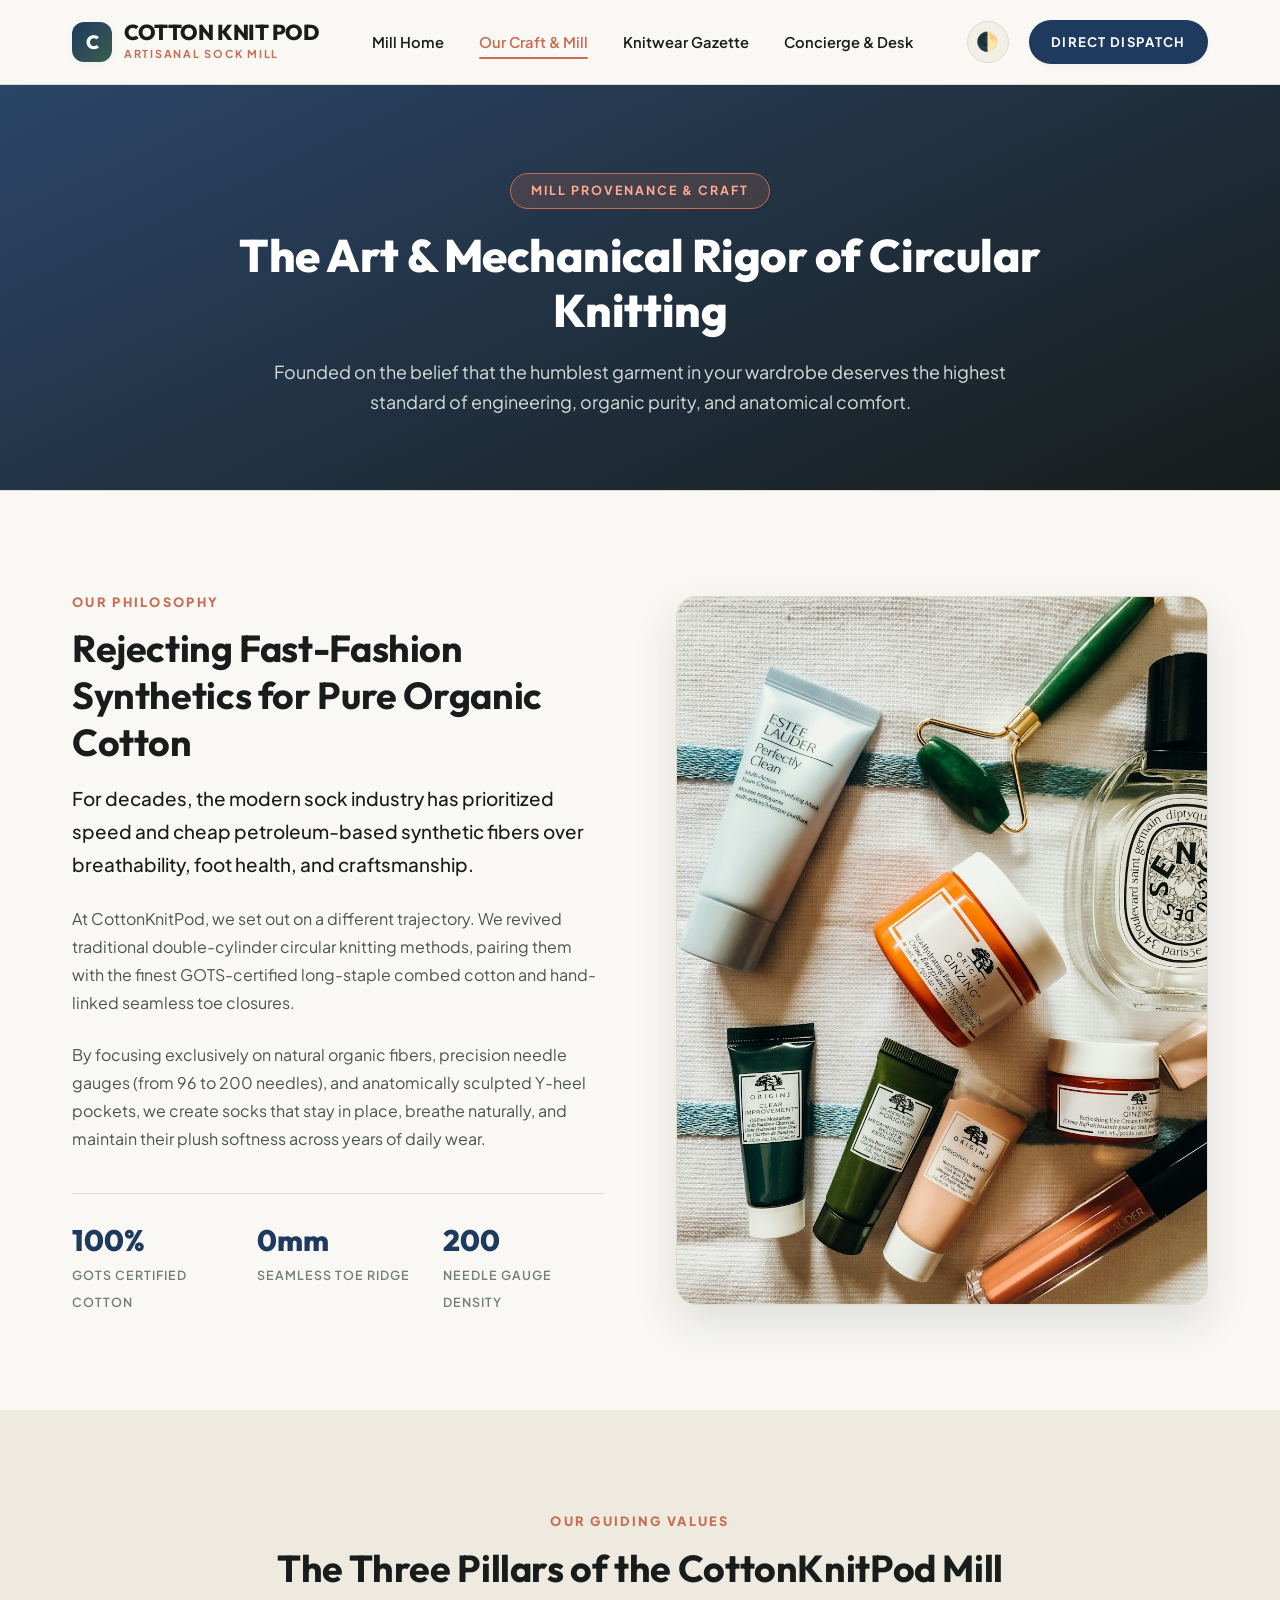
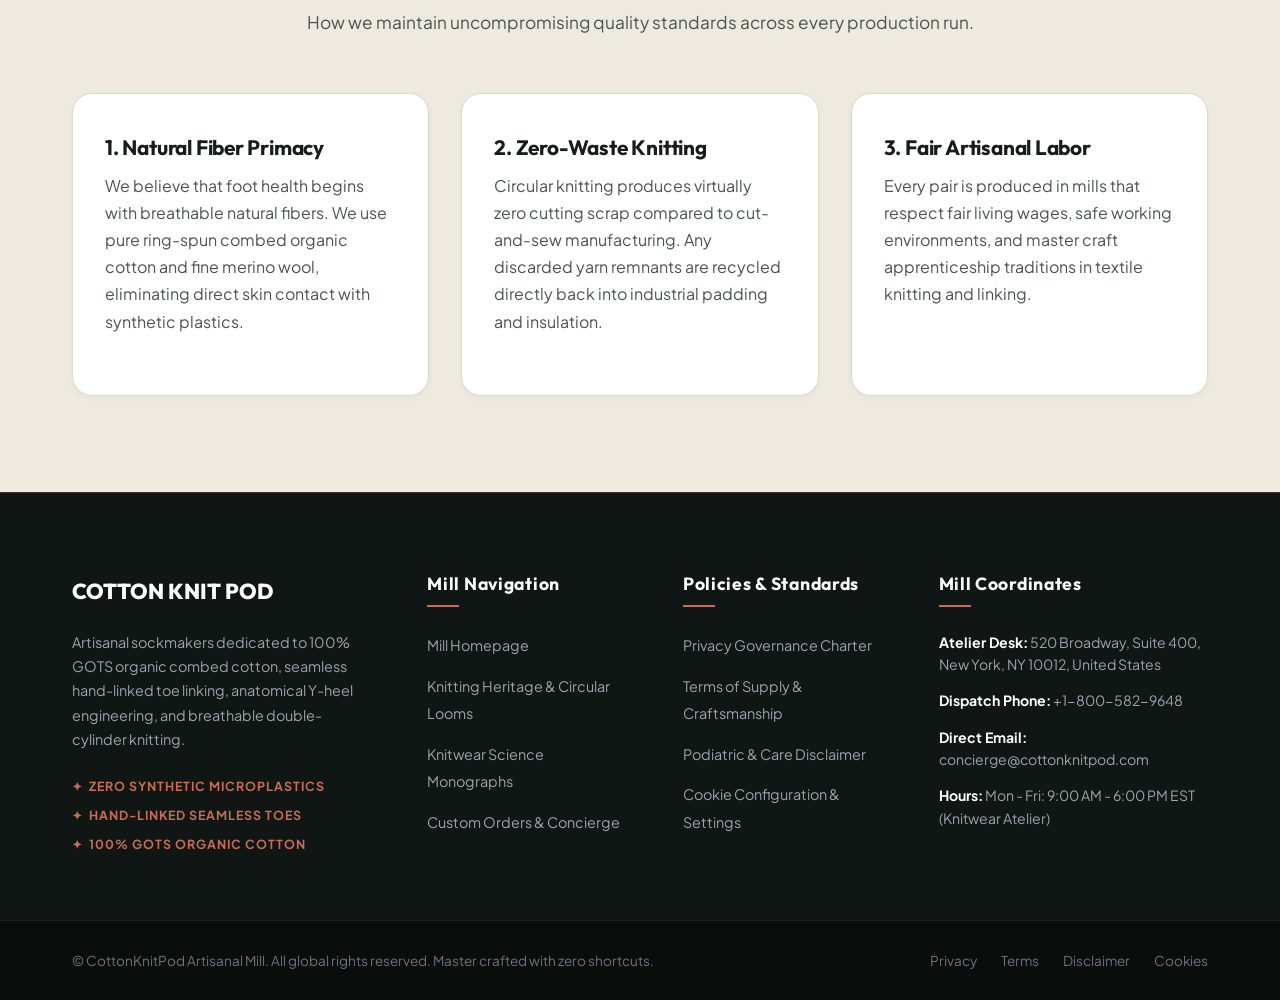
<file: about.html>
<!DOCTYPE html>
<html lang="en">
<head>
    <meta charset="UTF-8">
    <meta name="viewport" content="width=device-width, initial-scale=1.0">
    <link rel="preconnect" href="https://fonts.googleapis.com">
    <link rel="preconnect" href="https://fonts.gstatic.com" crossorigin>
    <link href="https://fonts.googleapis.com/css2?family=Outfit:wght@400;500;600;700;800&family=Playfair+Display:ital,wght@0,500;0,600;0,700;1,400&family=Plus+Jakarta+Sans:wght@300;400;500;600;700&display=swap" rel="stylesheet">
    <link rel="stylesheet" href="style.css">
    <!-- Google tag (gtag.js) -->
<script async src="https://www.googletagmanager.com/gtag/js?id=G-0LY0HY7L01"></script>
<script>
  window.dataLayer = window.dataLayer || [];
  function gtag(){dataLayer.push(arguments);}
  gtag('js', new Date());

  gtag('config', 'G-0LY0HY7L01');
</script>

    <title>Our Craft & Mill Heritage | CottonKnitPod Artisanal Sockmakers</title>
    <meta name="description" content="Explore the knitting philosophy, circular machine technology, organic cotton provenance, and seamless toe linking behind CottonKnitPod.">
</head>
<body>
    <div class="reading-progress-bar" id="readingProgress"></div>

    <!-- Global Header -->
    <header class="site-header">
        <div class="header-container">
            <a href="index.html" class="brand-logo">
                <div class="logo-badge">C</div>
                <div class="logo-text-group">
                    <span class="logo-title">COTTON KNIT POD</span>
                    <span class="logo-sub">Artisanal Sock Mill</span>
                </div>
            </a>
            <nav class="main-nav" id="mainNav">
                <ul class="nav-links">
                    <li><a href="index.html" class="nav-link ">Mill Home</a></li>
                    <li><a href="about.html" class="nav-link active">Our Craft & Mill</a></li>
                    <li><a href="blog.html" class="nav-link ">Knitwear Gazette</a></li>
                    <li><a href="contact.html" class="nav-link ">Concierge & Desk</a></li>
                </ul>
            </nav>
            <div class="header-actions">
                <button class="theme-toggle-btn" id="themeToggle" aria-label="Toggle Night/Day Mode">
                    <span id="themeIcon">🌓</span>
                </button>
                <a href="contact.html" class="btn-mill-direct">Direct Dispatch</a>
                <button class="mobile-menu-toggle" id="mobileMenuToggle" aria-label="Open Navigation">
                    <span></span>
                    <span></span>
                    <span></span>
                </button>
            </div>
        </div>
    </header>


    <!-- Page Hero -->
    <section class="page-hero-section">
        <div class="section-container">
            <span class="page-hero-badge">Mill Provenance & Craft</span>
            <h1 class="page-hero-title">The Art & Mechanical Rigor of Circular Knitting</h1>
            <p class="page-hero-desc">
                Founded on the belief that the humblest garment in your wardrobe deserves the highest standard of engineering, organic purity, and anatomical comfort.
            </p>
        </div>
    </section>

    <!-- Main About Narrative -->
    <section class="about-narrative-section section-padding">
        <div class="section-container">
            <div class="about-narrative-grid">
                <div class="about-text-col">
                    <span class="section-eyebrow">Our Philosophy</span>
                    <h2 class="section-title">Rejecting Fast-Fashion Synthetics for Pure Organic Cotton</h2>
                    <p class="lead-text">
                        For decades, the modern sock industry has prioritized speed and cheap petroleum-based synthetic fibers over breathability, foot health, and craftsmanship.
                    </p>
                    <p class="body-text">
                        At CottonKnitPod, we set out on a different trajectory. We revived traditional double-cylinder circular knitting methods, pairing them with the finest GOTS-certified long-staple combed cotton and hand-linked seamless toe closures.
                    </p>
                    <p class="body-text">
                        By focusing exclusively on natural organic fibers, precision needle gauges (from 96 to 200 needles), and anatomically sculpted Y-heel pockets, we create socks that stay in place, breathe naturally, and maintain their plush softness across years of daily wear.
                    </p>
                    <div class="stats-row-simple">
                        <div class="stat-mini">
                            <span class="mini-num">100%</span>
                            <span class="mini-lbl">GOTS Certified Cotton</span>
                        </div>
                        <div class="stat-mini">
                            <span class="mini-num">0mm</span>
                            <span class="mini-lbl">Seamless Toe Ridge</span>
                        </div>
                        <div class="stat-mini">
                            <span class="mini-num">200</span>
                            <span class="mini-lbl">Needle Gauge Density</span>
                        </div>
                    </div>
                </div>
                <div class="about-img-col">
                    <img src="images/artisan-knitting-loom-spools.jpg" alt="CottonKnitPod artisan knitting loom spools" class="rounded-knit-img shadow-knit">
                </div>
            </div>
        </div>
    </section>

    <!-- Mill Values Section -->
    <section class="mill-values-section section-padding bg-creme">
        <div class="section-container">
            <div class="section-header-center">
                <span class="section-eyebrow">Our Guiding Values</span>
                <h2 class="section-title">The Three Pillars of the CottonKnitPod Mill</h2>
                <p class="section-subtitle">How we maintain uncompromising quality standards across every production run.</p>
            </div>
            <div class="mill-values-grid">
                <div class="value-card">
                    <h3>1. Natural Fiber Primacy</h3>
                    <p>We believe that foot health begins with breathable natural fibers. We use pure ring-spun combed organic cotton and fine merino wool, eliminating direct skin contact with synthetic plastics.</p>
                </div>
                <div class="value-card">
                    <h3>2. Zero-Waste Knitting</h3>
                    <p>Circular knitting produces virtually zero cutting scrap compared to cut-and-sew manufacturing. Any discarded yarn remnants are recycled directly back into industrial padding and insulation.</p>
                </div>
                <div class="value-card">
                    <h3>3. Fair Artisanal Labor</h3>
                    <p>Every pair is produced in mills that respect fair living wages, safe working environments, and master craft apprenticeship traditions in textile knitting and linking.</p>
                </div>
            </div>
        </div>
    </section>


    <!-- Global Footer -->
    <footer class="site-footer">
        <div class="footer-top">
            <div class="footer-column brand-col">
                <div class="footer-logo">
                    <span class="logo-title">COTTON KNIT POD</span>
                </div>
                <p class="footer-desc">
                    Artisanal sockmakers dedicated to 100% GOTS organic combed cotton, seamless hand-linked toe linking, anatomical Y-heel engineering, and breathable double-cylinder knitting.
                </p>
                <div class="footer-atelier-badges">
                    <span class="badge-item">Zero Synthetic Microplastics</span>
                    <span class="badge-item">Hand-Linked Seamless Toes</span>
                    <span class="badge-item">100% GOTS Organic Cotton</span>
                </div>
            </div>
            <div class="footer-column">
                <h4 class="footer-heading">Mill Navigation</h4>
                <ul class="footer-nav">
                    <li><a href="index.html">Mill Homepage</a></li>
                    <li><a href="about.html">Knitting Heritage & Circular Looms</a></li>
                    <li><a href="blog.html">Knitwear Science Monographs</a></li>
                    <li><a href="contact.html">Custom Orders & Concierge</a></li>
                </ul>
            </div>
            <div class="footer-column">
                <h4 class="footer-heading">Policies & Standards</h4>
                <ul class="footer-nav">
                    <li><a href="privacy.html">Privacy Governance Charter</a></li>
                    <li><a href="terms.html">Terms of Supply & Craftsmanship</a></li>
                    <li><a href="disclaimer.html">Podiatric & Care Disclaimer</a></li>
                    <li><a href="cookies.html">Cookie Configuration & Settings</a></li>
                </ul>
            </div>
            <div class="footer-column contact-col">
                <h4 class="footer-heading">Mill Coordinates</h4>
                <p class="contact-line"><strong>Atelier Desk:</strong> 520 Broadway, Suite 400, New York, NY 10012, United States</p>
                <p class="contact-line"><strong>Dispatch Phone:</strong> +1-800-582-9648</p>
                <p class="contact-line"><strong>Direct Email:</strong> concierge@cottonknitpod.com</p>
                <p class="contact-line"><strong>Hours:</strong> Mon - Fri: 9:00 AM - 6:00 PM EST (Knitwear Atelier)</p>
            </div>
        </div>
        <div class="footer-bottom">
            <div class="footer-bottom-content">
                <p class="copyright">&copy; <?php echo date('Y'); ?> CottonKnitPod Artisanal Mill. All global rights reserved. Master crafted with zero shortcuts.</p>
                <div class="footer-bottom-links">
                    <a href="privacy.html">Privacy</a>
                    <a href="terms.html">Terms</a>
                    <a href="disclaimer.html">Disclaimer</a>
                    <a href="cookies.html">Cookies</a>
                </div>
            </div>
        </div>
    </footer>
    <script src="script.js"></script>
</body>
</html>
</file>
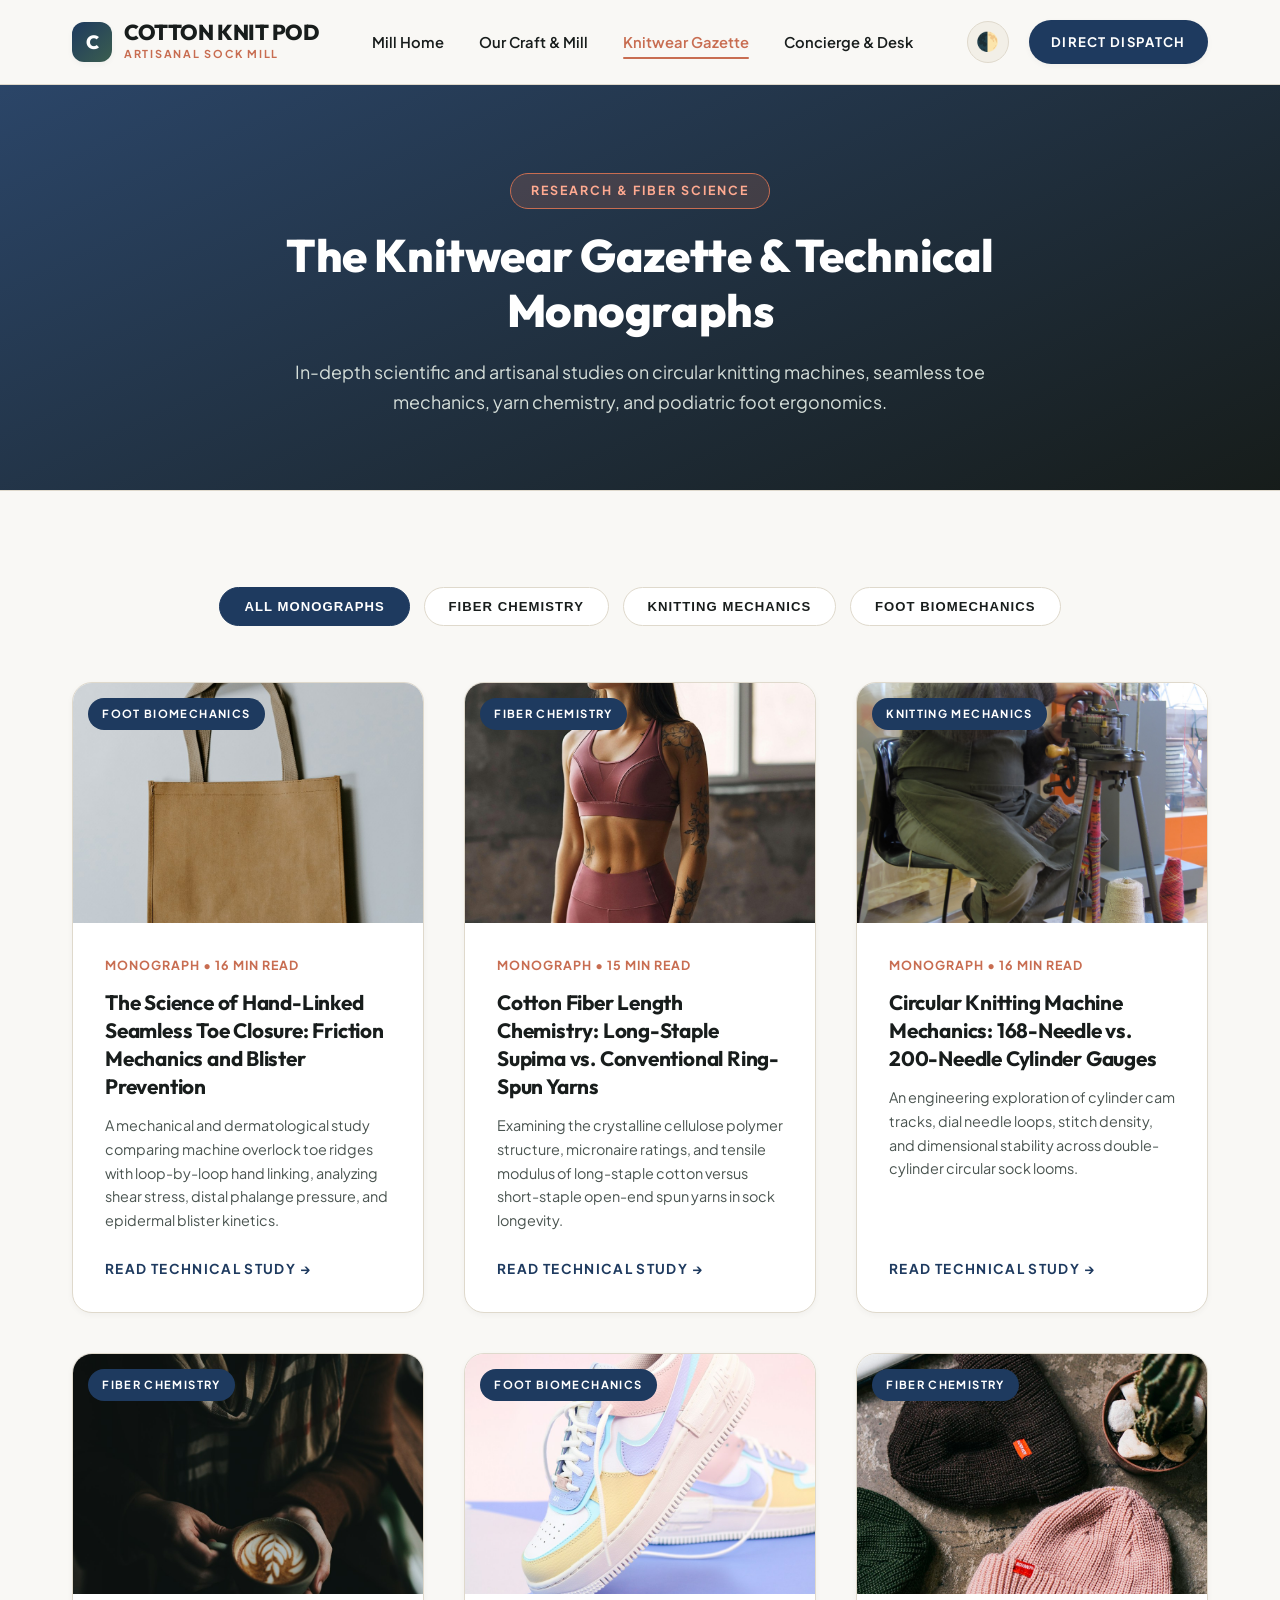
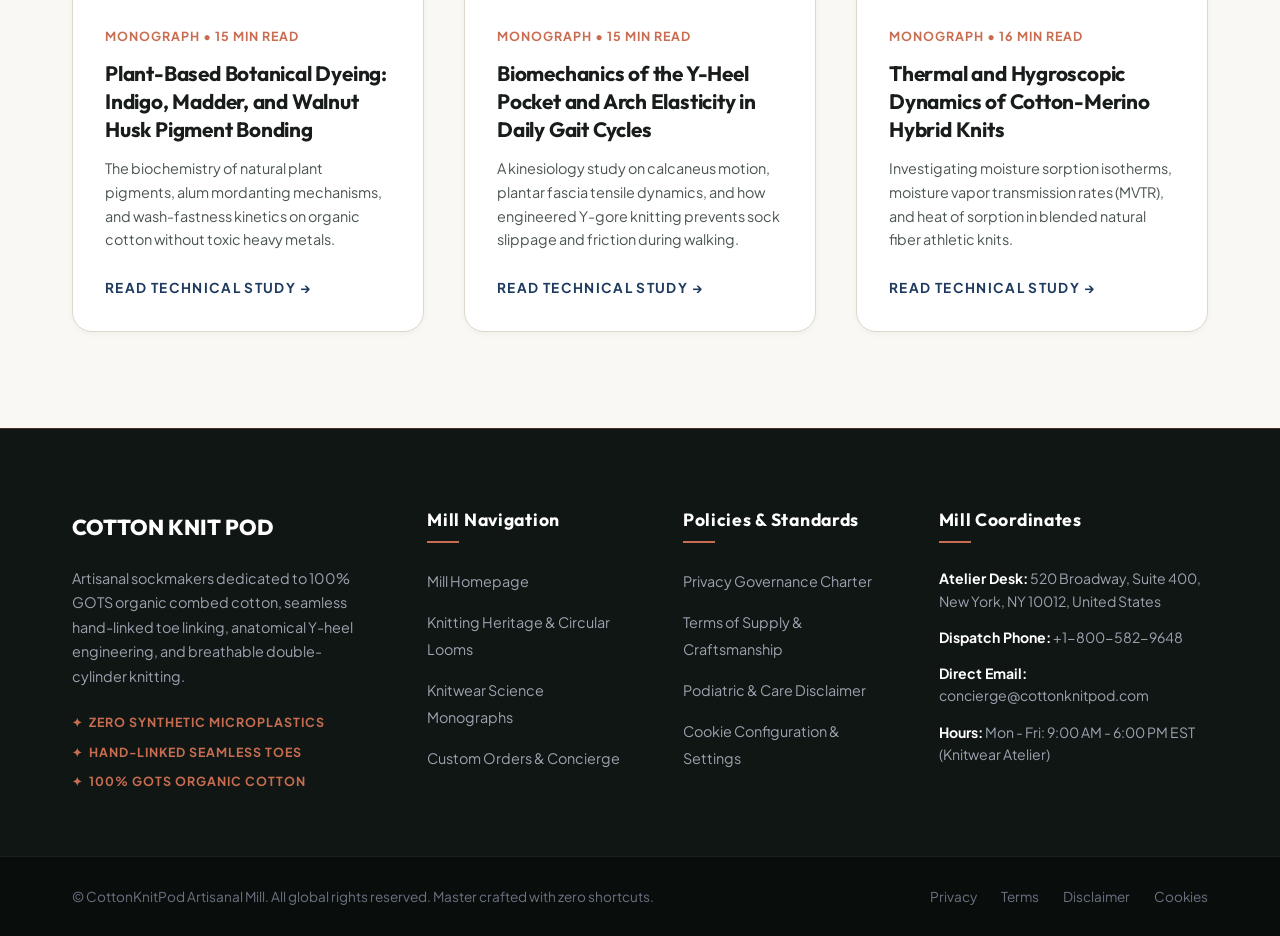
<file: blog.html>
<!DOCTYPE html>
<html lang="en">
<head>
    <meta charset="UTF-8">
    <meta name="viewport" content="width=device-width, initial-scale=1.0">
    <link rel="preconnect" href="https://fonts.googleapis.com">
    <link rel="preconnect" href="https://fonts.gstatic.com" crossorigin>
    <link href="https://fonts.googleapis.com/css2?family=Outfit:wght@400;500;600;700;800&family=Playfair+Display:ital,wght@0,500;0,600;0,700;1,400&family=Plus+Jakarta+Sans:wght@300;400;500;600;700&display=swap" rel="stylesheet">
    <link rel="stylesheet" href="style.css">
    <!-- Google tag (gtag.js) -->
<script async src="https://www.googletagmanager.com/gtag/js?id=G-0LY0HY7L01"></script>
<script>
  window.dataLayer = window.dataLayer || [];
  function gtag(){dataLayer.push(arguments);}
  gtag('js', new Date());

  gtag('config', 'G-0LY0HY7L01');
</script>

    <title>Knitwear Gazette & Fiber Science Gazette | CottonKnitPod</title>
    <meta name="description" content="Read deep research monographs on sock knitting machine mechanics, seamless toe linking, cotton fiber chemistry, and foot biomechanics.">
</head>
<body>
    <div class="reading-progress-bar" id="readingProgress"></div>

    <!-- Global Header -->
    <header class="site-header">
        <div class="header-container">
            <a href="index.html" class="brand-logo">
                <div class="logo-badge">C</div>
                <div class="logo-text-group">
                    <span class="logo-title">COTTON KNIT POD</span>
                    <span class="logo-sub">Artisanal Sock Mill</span>
                </div>
            </a>
            <nav class="main-nav" id="mainNav">
                <ul class="nav-links">
                    <li><a href="index.html" class="nav-link ">Mill Home</a></li>
                    <li><a href="about.html" class="nav-link ">Our Craft & Mill</a></li>
                    <li><a href="blog.html" class="nav-link active">Knitwear Gazette</a></li>
                    <li><a href="contact.html" class="nav-link ">Concierge & Desk</a></li>
                </ul>
            </nav>
            <div class="header-actions">
                <button class="theme-toggle-btn" id="themeToggle" aria-label="Toggle Night/Day Mode">
                    <span id="themeIcon">🌓</span>
                </button>
                <a href="contact.html" class="btn-mill-direct">Direct Dispatch</a>
                <button class="mobile-menu-toggle" id="mobileMenuToggle" aria-label="Open Navigation">
                    <span></span>
                    <span></span>
                    <span></span>
                </button>
            </div>
        </div>
    </header>


    <!-- Page Hero -->
    <section class="page-hero-section">
        <div class="section-container">
            <span class="page-hero-badge">Research & Fiber Science</span>
            <h1 class="page-hero-title">The Knitwear Gazette & Technical Monographs</h1>
            <p class="page-hero-desc">
                In-depth scientific and artisanal studies on circular knitting machines, seamless toe mechanics, yarn chemistry, and podiatric foot ergonomics.
            </p>
        </div>
    </section>

    <!-- Blog Index Section -->
    <section class="blog-index-section section-padding">
        <div class="section-container">
            <div class="blog-filter-bar">
                <button class="blog-filter-btn active" data-category="all">All Monographs</button>
                <button class="blog-filter-btn" data-category="fiber">Fiber Chemistry</button>
                <button class="blog-filter-btn" data-category="mechanics">Knitting Mechanics</button>
                <button class="blog-filter-btn" data-category="ergonomics">Foot Biomechanics</button>
            </div>
            <div class="blog-grid">
                <!-- Blog 1 -->
                <article class="blog-card" data-category="ergonomics">
                    <div class="blog-card-img-wrap">
                        <img src="images/hand-linked-seamless-toe-detail.jpg" alt="Hand-linked seamless toe closure detail">
                        <span class="blog-category-tag">Foot Biomechanics</span>
                    </div>
                    <div class="blog-card-body">
                        <div class="blog-card-meta">Monograph • 16 Min Read</div>
                        <h3 class="blog-card-title"><a href="blog/the-science-of-hand-linked-seamless-toe-closure-friction-mechanics-and-blister-prevention.html">The Science of Hand-Linked Seamless Toe Closure: Friction Mechanics and Blister Prevention</a></h3>
                        <p class="blog-card-excerpt">A mechanical and dermatological study comparing machine overlock toe ridges with loop-by-loop hand linking, analyzing shear stress, distal phalange pressure, and epidermal blister kinetics.</p>
                        <a href="blog/the-science-of-hand-linked-seamless-toe-closure-friction-mechanics-and-blister-prevention.html" class="blog-read-more">Read Technical Study &rarr;</a>
                    </div>
                </article>

                <!-- Blog 2 -->
                <article class="blog-card" data-category="fiber">
                    <div class="blog-card-img-wrap">
                        <img src="images/organic-cotton-yarn-cones.jpg" alt="Cotton fiber length chemistry and ring spun cones">
                        <span class="blog-category-tag">Fiber Chemistry</span>
                    </div>
                    <div class="blog-card-body">
                        <div class="blog-card-meta">Monograph • 15 Min Read</div>
                        <h3 class="blog-card-title"><a href="blog/cotton-fiber-length-chemistry-long-staple-supima-vs-conventional-ring-spun-yarns.html">Cotton Fiber Length Chemistry: Long-Staple Supima vs. Conventional Ring-Spun Yarns</a></h3>
                        <p class="blog-card-excerpt">Examining the crystalline cellulose polymer structure, micronaire ratings, and tensile modulus of long-staple cotton versus short-staple open-end spun yarns in sock longevity.</p>
                        <a href="blog/cotton-fiber-length-chemistry-long-staple-supima-vs-conventional-ring-spun-yarns.html" class="blog-read-more">Read Technical Study &rarr;</a>
                    </div>
                </article>

                <!-- Blog 3 -->
                <article class="blog-card" data-category="mechanics">
                    <div class="blog-card-img-wrap">
                        <img src="images/knitting-machine-cylinder-needles.jpg" alt="Circular knitting machine cylinder needles">
                        <span class="blog-category-tag">Knitting Mechanics</span>
                    </div>
                    <div class="blog-card-body">
                        <div class="blog-card-meta">Monograph • 16 Min Read</div>
                        <h3 class="blog-card-title"><a href="blog/circular-knitting-machine-mechanics-168-needle-vs-200-needle-cylinder-gauges.html">Circular Knitting Machine Mechanics: 168-Needle vs. 200-Needle Cylinder Gauges</a></h3>
                        <p class="blog-card-excerpt">An engineering exploration of cylinder cam tracks, dial needle loops, stitch density, and dimensional stability across double-cylinder circular sock looms.</p>
                        <a href="blog/circular-knitting-machine-mechanics-168-needle-vs-200-needle-cylinder-gauges.html" class="blog-read-more">Read Technical Study &rarr;</a>
                    </div>
                </article>

                <!-- Blog 4 -->
                <article class="blog-card" data-category="fiber">
                    <div class="blog-card-img-wrap">
                        <img src="images/botanical-dyeing-cotton-hanks.jpg" alt="Plant based botanical dyeing and pigment bonding">
                        <span class="blog-category-tag">Fiber Chemistry</span>
                    </div>
                    <div class="blog-card-body">
                        <div class="blog-card-meta">Monograph • 15 Min Read</div>
                        <h3 class="blog-card-title"><a href="blog/plant-based-botanical-dyeing-indigo-madder-and-walnut-husk-pigment-bonding.html">Plant-Based Botanical Dyeing: Indigo, Madder, and Walnut Husk Pigment Bonding</a></h3>
                        <p class="blog-card-excerpt">The biochemistry of natural plant pigments, alum mordanting mechanisms, and wash-fastness kinetics on organic cotton without toxic heavy metals.</p>
                        <a href="blog/plant-based-botanical-dyeing-indigo-madder-and-walnut-husk-pigment-bonding.html" class="blog-read-more">Read Technical Study &rarr;</a>
                    </div>
                </article>

                <!-- Blog 5 -->
                <article class="blog-card" data-category="ergonomics">
                    <div class="blog-card-img-wrap">
                        <img src="images/compression-arch-support-sock.jpg" alt="Y heel pocket and arch elasticity biomechanics">
                        <span class="blog-category-tag">Foot Biomechanics</span>
                    </div>
                    <div class="blog-card-body">
                        <div class="blog-card-meta">Monograph • 15 Min Read</div>
                        <h3 class="blog-card-title"><a href="blog/biomechanics-of-the-y-heel-pocket-and-arch-elasticity-in-daily-gait-cycles.html">Biomechanics of the Y-Heel Pocket and Arch Elasticity in Daily Gait Cycles</a></h3>
                        <p class="blog-card-excerpt">A kinesiology study on calcaneus motion, plantar fascia tensile dynamics, and how engineered Y-gore knitting prevents sock slippage and friction during walking.</p>
                        <a href="blog/biomechanics-of-the-y-heel-pocket-and-arch-elasticity-in-daily-gait-cycles.html" class="blog-read-more">Read Technical Study &rarr;</a>
                    </div>
                </article>

                <!-- Blog 6 -->
                <article class="blog-card" data-category="fiber">
                    <div class="blog-card-img-wrap">
                        <img src="images/merino-wool-cotton-blend-socks.jpg" alt="Thermal and hygroscopic dynamics of cotton merino hybrid knits">
                        <span class="blog-category-tag">Fiber Chemistry</span>
                    </div>
                    <div class="blog-card-body">
                        <div class="blog-card-meta">Monograph • 16 Min Read</div>
                        <h3 class="blog-card-title"><a href="blog/thermal-and-hygroscopic-dynamics-of-cotton-merino-hybrid-knits.html">Thermal and Hygroscopic Dynamics of Cotton-Merino Hybrid Knits</a></h3>
                        <p class="blog-card-excerpt">Investigating moisture sorption isotherms, moisture vapor transmission rates (MVTR), and heat of sorption in blended natural fiber athletic knits.</p>
                        <a href="blog/thermal-and-hygroscopic-dynamics-of-cotton-merino-hybrid-knits.html" class="blog-read-more">Read Technical Study &rarr;</a>
                    </div>
                </article>
            </div>
        </div>
    </section>


    <!-- Global Footer -->
    <footer class="site-footer">
        <div class="footer-top">
            <div class="footer-column brand-col">
                <div class="footer-logo">
                    <span class="logo-title">COTTON KNIT POD</span>
                </div>
                <p class="footer-desc">
                    Artisanal sockmakers dedicated to 100% GOTS organic combed cotton, seamless hand-linked toe linking, anatomical Y-heel engineering, and breathable double-cylinder knitting.
                </p>
                <div class="footer-atelier-badges">
                    <span class="badge-item">Zero Synthetic Microplastics</span>
                    <span class="badge-item">Hand-Linked Seamless Toes</span>
                    <span class="badge-item">100% GOTS Organic Cotton</span>
                </div>
            </div>
            <div class="footer-column">
                <h4 class="footer-heading">Mill Navigation</h4>
                <ul class="footer-nav">
                    <li><a href="index.html">Mill Homepage</a></li>
                    <li><a href="about.html">Knitting Heritage & Circular Looms</a></li>
                    <li><a href="blog.html">Knitwear Science Monographs</a></li>
                    <li><a href="contact.html">Custom Orders & Concierge</a></li>
                </ul>
            </div>
            <div class="footer-column">
                <h4 class="footer-heading">Policies & Standards</h4>
                <ul class="footer-nav">
                    <li><a href="privacy.html">Privacy Governance Charter</a></li>
                    <li><a href="terms.html">Terms of Supply & Craftsmanship</a></li>
                    <li><a href="disclaimer.html">Podiatric & Care Disclaimer</a></li>
                    <li><a href="cookies.html">Cookie Configuration & Settings</a></li>
                </ul>
            </div>
            <div class="footer-column contact-col">
                <h4 class="footer-heading">Mill Coordinates</h4>
                <p class="contact-line"><strong>Atelier Desk:</strong> 520 Broadway, Suite 400, New York, NY 10012, United States</p>
                <p class="contact-line"><strong>Dispatch Phone:</strong> +1-800-582-9648</p>
                <p class="contact-line"><strong>Direct Email:</strong> concierge@cottonknitpod.com</p>
                <p class="contact-line"><strong>Hours:</strong> Mon - Fri: 9:00 AM - 6:00 PM EST (Knitwear Atelier)</p>
            </div>
        </div>
        <div class="footer-bottom">
            <div class="footer-bottom-content">
                <p class="copyright">&copy; <?php echo date('Y'); ?> CottonKnitPod Artisanal Mill. All global rights reserved. Master crafted with zero shortcuts.</p>
                <div class="footer-bottom-links">
                    <a href="privacy.html">Privacy</a>
                    <a href="terms.html">Terms</a>
                    <a href="disclaimer.html">Disclaimer</a>
                    <a href="cookies.html">Cookies</a>
                </div>
            </div>
        </div>
    </footer>
    <script src="script.js"></script>
</body>
</html>
</file>
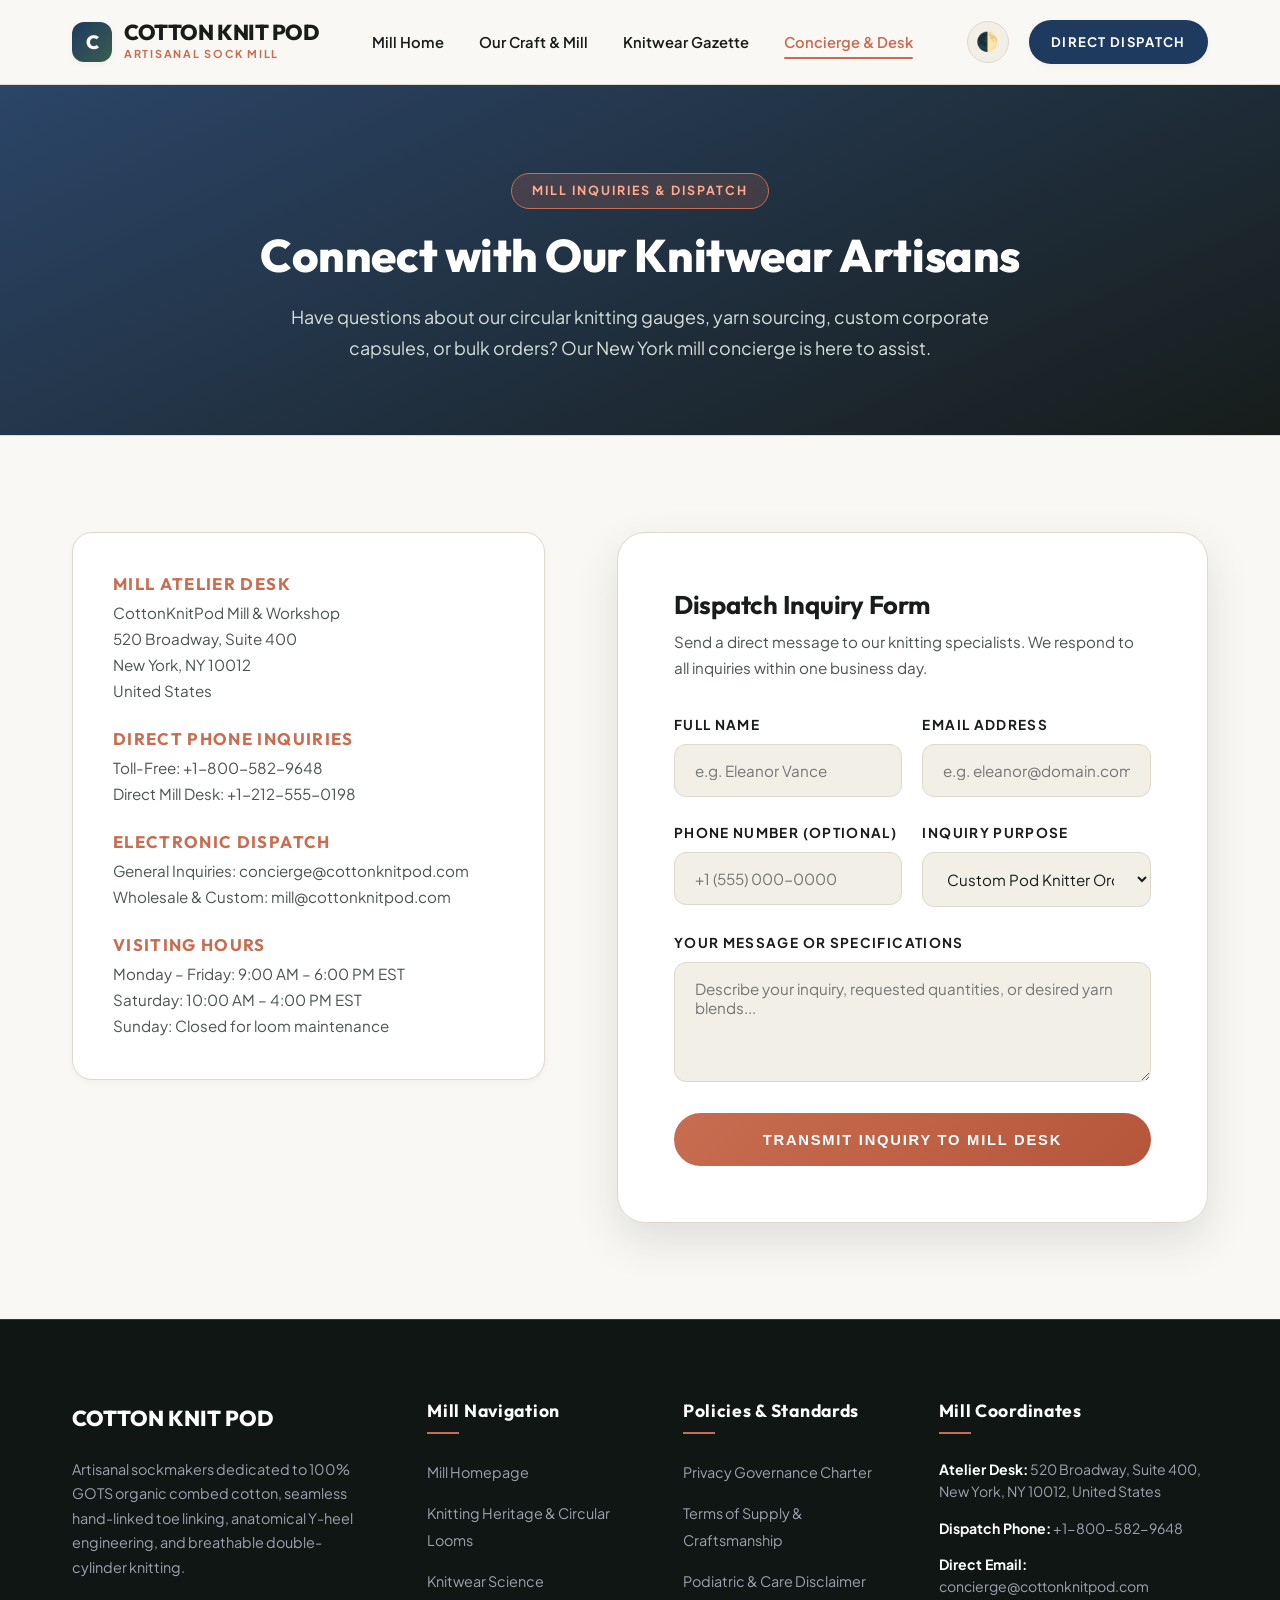
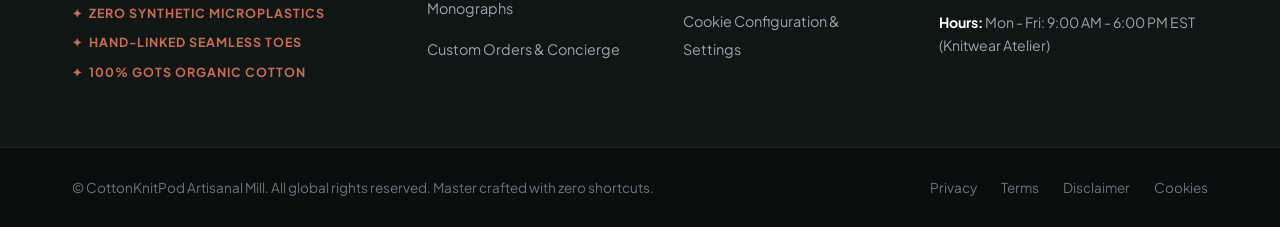
<file: contact.html>
<!DOCTYPE html>
<html lang="en">
<head>
    <meta charset="UTF-8">
    <meta name="viewport" content="width=device-width, initial-scale=1.0">
    <link rel="preconnect" href="https://fonts.googleapis.com">
    <link rel="preconnect" href="https://fonts.gstatic.com" crossorigin>
    <link href="https://fonts.googleapis.com/css2?family=Outfit:wght@400;500;600;700;800&family=Playfair+Display:ital,wght@0,500;0,600;0,700;1,400&family=Plus+Jakarta+Sans:wght@300;400;500;600;700&display=swap" rel="stylesheet">
    <link rel="stylesheet" href="style.css">
    <!-- Google tag (gtag.js) -->
<script async src="https://www.googletagmanager.com/gtag/js?id=G-0LY0HY7L01"></script>
<script>
  window.dataLayer = window.dataLayer || [];
  function gtag(){dataLayer.push(arguments);}
  gtag('js', new Date());

  gtag('config', 'G-0LY0HY7L01');
</script>

    <title>Atelier Concierge & Mill Desk | CottonKnitPod Artisanal Socks</title>
    <meta name="description" content="Get in touch with the CottonKnitPod mill team. Inquire about custom batch knitting, bespoke sizing, yarn specifications, or private appointments.">
</head>
<body>
    <div class="reading-progress-bar" id="readingProgress"></div>

    <!-- Global Header -->
    <header class="site-header">
        <div class="header-container">
            <a href="index.html" class="brand-logo">
                <div class="logo-badge">C</div>
                <div class="logo-text-group">
                    <span class="logo-title">COTTON KNIT POD</span>
                    <span class="logo-sub">Artisanal Sock Mill</span>
                </div>
            </a>
            <nav class="main-nav" id="mainNav">
                <ul class="nav-links">
                    <li><a href="index.html" class="nav-link ">Mill Home</a></li>
                    <li><a href="about.html" class="nav-link ">Our Craft & Mill</a></li>
                    <li><a href="blog.html" class="nav-link ">Knitwear Gazette</a></li>
                    <li><a href="contact.html" class="nav-link active">Concierge & Desk</a></li>
                </ul>
            </nav>
            <div class="header-actions">
                <button class="theme-toggle-btn" id="themeToggle" aria-label="Toggle Night/Day Mode">
                    <span id="themeIcon">🌓</span>
                </button>
                <a href="contact.html" class="btn-mill-direct">Direct Dispatch</a>
                <button class="mobile-menu-toggle" id="mobileMenuToggle" aria-label="Open Navigation">
                    <span></span>
                    <span></span>
                    <span></span>
                </button>
            </div>
        </div>
    </header>


    <!-- Page Hero -->
    <section class="page-hero-section">
        <div class="section-container">
            <span class="page-hero-badge">Mill Inquiries & Dispatch</span>
            <h1 class="page-hero-title">Connect with Our Knitwear Artisans</h1>
            <p class="page-hero-desc">
                Have questions about our circular knitting gauges, yarn sourcing, custom corporate capsules, or bulk orders? Our New York mill concierge is here to assist.
            </p>
        </div>
    </section>

    <!-- Main Contact Section -->
    <section class="contact-main-section section-padding">
        <div class="section-container">
            <div class="contact-grid">
                <div class="contact-info-col">
                    <div class="contact-card">
                        <div class="info-block">
                            <h4>Mill Atelier Desk</h4>
                            <p>CottonKnitPod Mill & Workshop<br>520 Broadway, Suite 400<br>New York, NY 10012<br>United States</p>
                        </div>
                        <div class="info-block">
                            <h4>Direct Phone Inquiries</h4>
                            <p>Toll-Free: +1-800-582-9648<br>Direct Mill Desk: +1-212-555-0198</p>
                        </div>
                        <div class="info-block">
                            <h4>Electronic Dispatch</h4>
                            <p>General Inquiries: concierge@cottonknitpod.com<br>Wholesale & Custom: mill@cottonknitpod.com</p>
                        </div>
                        <div class="info-block">
                            <h4>Visiting Hours</h4>
                            <p>Monday – Friday: 9:00 AM – 6:00 PM EST<br>Saturday: 10:00 AM – 4:00 PM EST<br>Sunday: Closed for loom maintenance</p>
                        </div>
                    </div>
                </div>
                <div class="contact-form-col">
                    <div class="concierge-form-card">
                        <h3 style="font-size: 1.6rem; margin-bottom: 0.5rem;">Dispatch Inquiry Form</h3>
                        <p style="color: var(--text-secondary); margin-bottom: 2rem; font-size: 0.95rem;">Send a direct message to our knitting specialists. We respond to all inquiries within one business day.</p>
                        <form action="#" method="POST" onsubmit="alert('Thank you for your message. A CottonKnitPod artisan will connect with you promptly.'); return false;">
                            <div class="form-row">
                                <div class="form-group">
                                    <label class="form-label" for="fullName">Full Name</label>
                                    <input type="text" id="fullName" class="form-input" placeholder="e.g. Eleanor Vance" required>
                                </div>
                                <div class="form-group">
                                    <label class="form-label" for="emailAddr">Email Address</label>
                                    <input type="email" id="emailAddr" class="form-input" placeholder="e.g. eleanor@domain.com" required>
                                </div>
                            </div>
                            <div class="form-row">
                                <div class="form-group">
                                    <label class="form-label" for="phoneNum">Phone Number (Optional)</label>
                                    <input type="tel" id="phoneNum" class="form-input" placeholder="+1 (555) 000-0000">
                                </div>
                                <div class="form-group">
                                    <label class="form-label" for="inquiryType">Inquiry Purpose</label>
                                    <select id="inquiryType" class="form-select">
                                        <option value="custom">Custom Pod Knitter Order</option>
                                        <option value="wholesale">Wholesale & Boutique Supply</option>
                                        <option value="yarn">Yarn & Technical Specifications</option>
                                        <option value="sizing">Sizing & Podiatry Consultation</option>
                                    </select>
                                </div>
                            </div>
                            <div class="form-group">
                                <label class="form-label" for="messageText">Your Message or Specifications</label>
                                <textarea id="messageText" class="form-textarea" placeholder="Describe your inquiry, requested quantities, or desired yarn blends..." required></textarea>
                            </div>
                            <button type="submit" class="btn-submit-terracotta">Transmit Inquiry to Mill Desk</button>
                        </form>
                    </div>
                </div>
            </div>
        </div>
    </section>


    <!-- Global Footer -->
    <footer class="site-footer">
        <div class="footer-top">
            <div class="footer-column brand-col">
                <div class="footer-logo">
                    <span class="logo-title">COTTON KNIT POD</span>
                </div>
                <p class="footer-desc">
                    Artisanal sockmakers dedicated to 100% GOTS organic combed cotton, seamless hand-linked toe linking, anatomical Y-heel engineering, and breathable double-cylinder knitting.
                </p>
                <div class="footer-atelier-badges">
                    <span class="badge-item">Zero Synthetic Microplastics</span>
                    <span class="badge-item">Hand-Linked Seamless Toes</span>
                    <span class="badge-item">100% GOTS Organic Cotton</span>
                </div>
            </div>
            <div class="footer-column">
                <h4 class="footer-heading">Mill Navigation</h4>
                <ul class="footer-nav">
                    <li><a href="index.html">Mill Homepage</a></li>
                    <li><a href="about.html">Knitting Heritage & Circular Looms</a></li>
                    <li><a href="blog.html">Knitwear Science Monographs</a></li>
                    <li><a href="contact.html">Custom Orders & Concierge</a></li>
                </ul>
            </div>
            <div class="footer-column">
                <h4 class="footer-heading">Policies & Standards</h4>
                <ul class="footer-nav">
                    <li><a href="privacy.html">Privacy Governance Charter</a></li>
                    <li><a href="terms.html">Terms of Supply & Craftsmanship</a></li>
                    <li><a href="disclaimer.html">Podiatric & Care Disclaimer</a></li>
                    <li><a href="cookies.html">Cookie Configuration & Settings</a></li>
                </ul>
            </div>
            <div class="footer-column contact-col">
                <h4 class="footer-heading">Mill Coordinates</h4>
                <p class="contact-line"><strong>Atelier Desk:</strong> 520 Broadway, Suite 400, New York, NY 10012, United States</p>
                <p class="contact-line"><strong>Dispatch Phone:</strong> +1-800-582-9648</p>
                <p class="contact-line"><strong>Direct Email:</strong> concierge@cottonknitpod.com</p>
                <p class="contact-line"><strong>Hours:</strong> Mon - Fri: 9:00 AM - 6:00 PM EST (Knitwear Atelier)</p>
            </div>
        </div>
        <div class="footer-bottom">
            <div class="footer-bottom-content">
                <p class="copyright">&copy; <?php echo date('Y'); ?> CottonKnitPod Artisanal Mill. All global rights reserved. Master crafted with zero shortcuts.</p>
                <div class="footer-bottom-links">
                    <a href="privacy.html">Privacy</a>
                    <a href="terms.html">Terms</a>
                    <a href="disclaimer.html">Disclaimer</a>
                    <a href="cookies.html">Cookies</a>
                </div>
            </div>
        </div>
    </footer>
    <script src="script.js"></script>
</body>
</html>
</file>
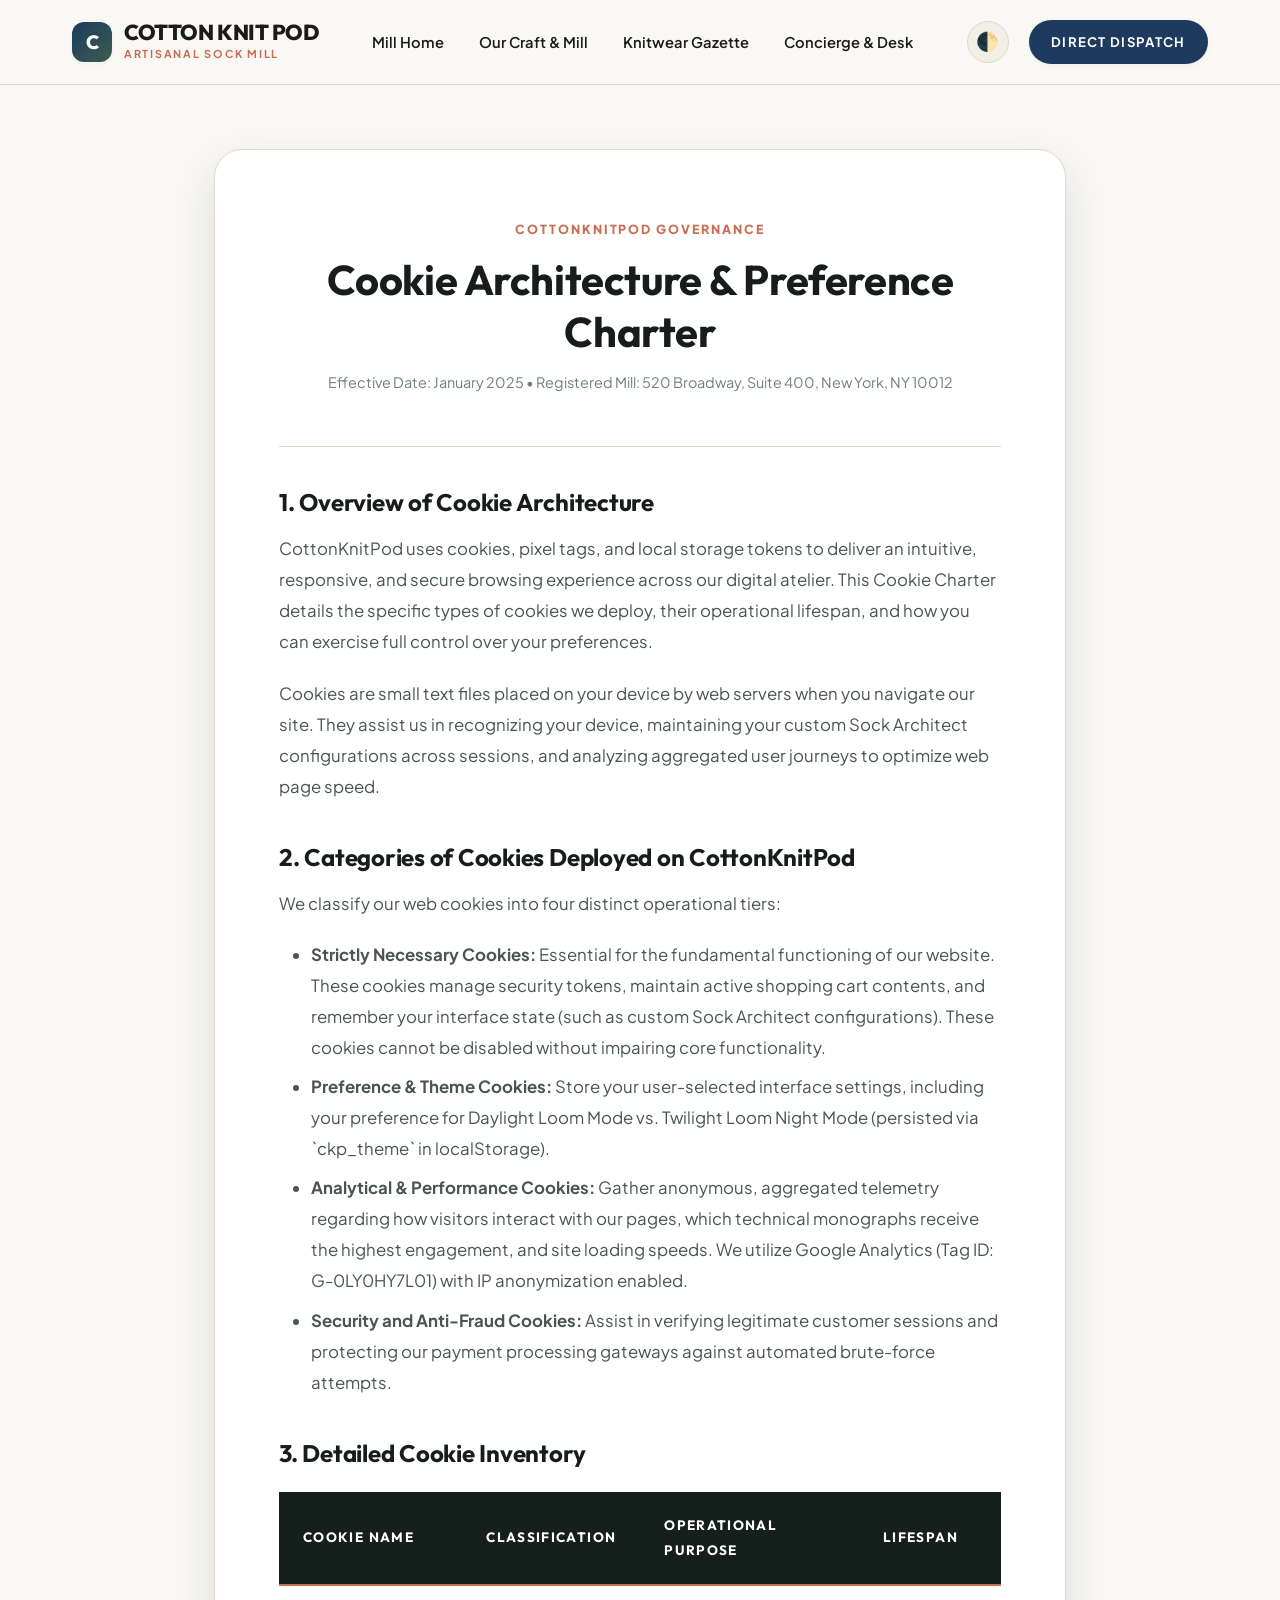
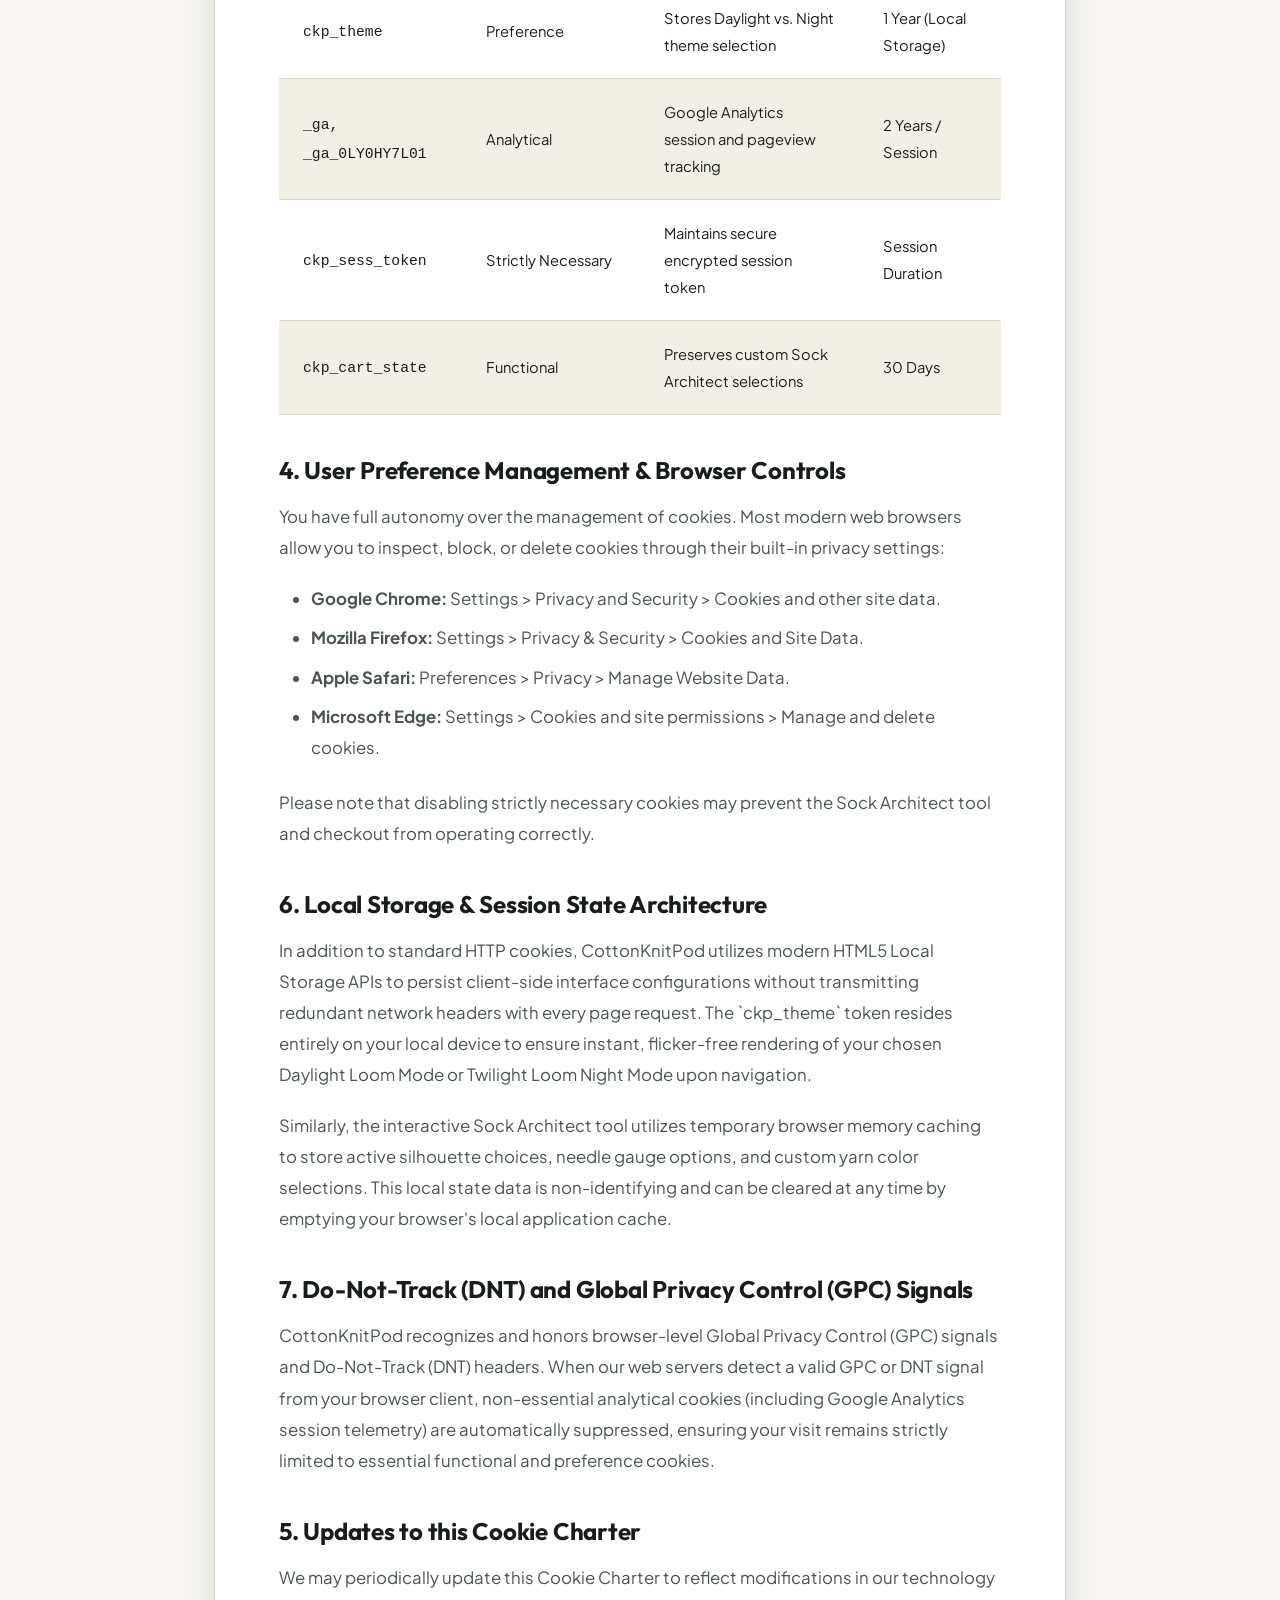
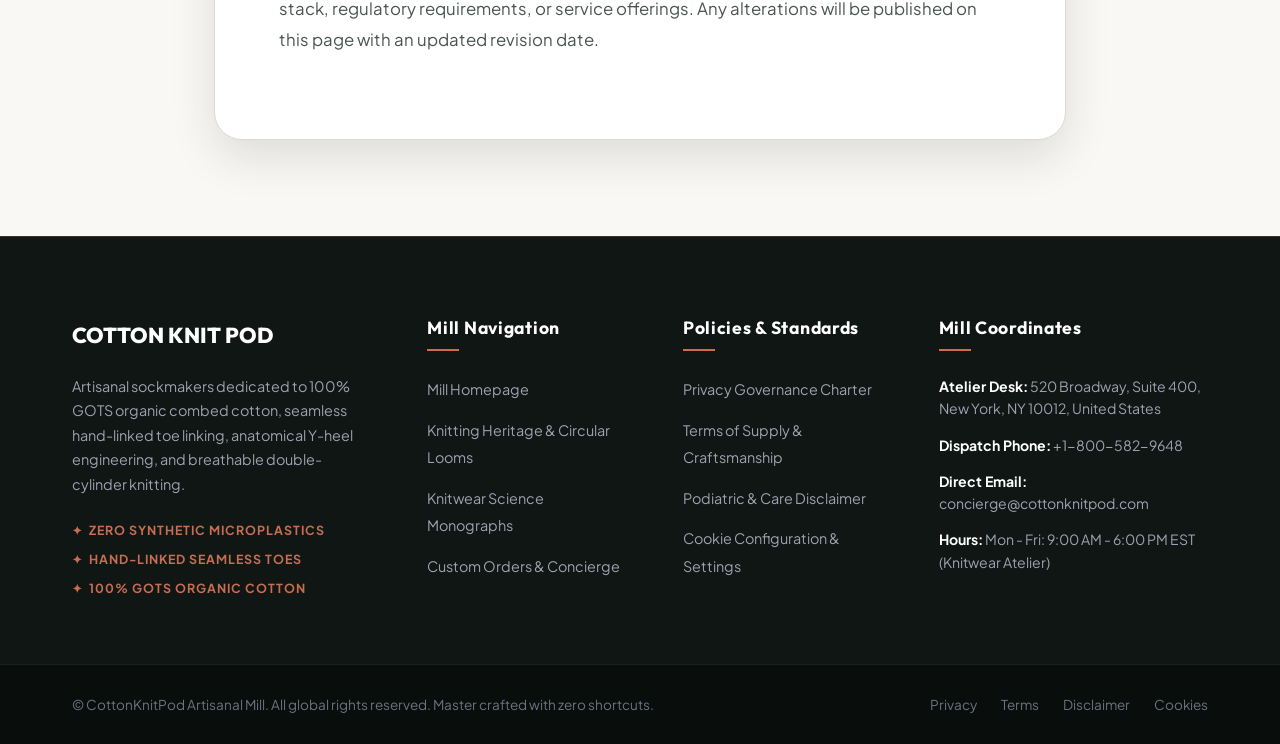
<file: cookies.html>
<!DOCTYPE html>
<html lang="en">
<head>
    <meta charset="UTF-8">
    <meta name="viewport" content="width=device-width, initial-scale=1.0">
    <link rel="preconnect" href="https://fonts.googleapis.com">
    <link rel="preconnect" href="https://fonts.gstatic.com" crossorigin>
    <link href="https://fonts.googleapis.com/css2?family=Outfit:wght@400;500;600;700;800&family=Playfair+Display:ital,wght@0,500;0,600;0,700;1,400&family=Plus+Jakarta+Sans:wght@300;400;500;600;700&display=swap" rel="stylesheet">
    <link rel="stylesheet" href="style.css">
    <!-- Google tag (gtag.js) -->
<script async src="https://www.googletagmanager.com/gtag/js?id=G-0LY0HY7L01"></script>
<script>
  window.dataLayer = window.dataLayer || [];
  function gtag(){dataLayer.push(arguments);}
  gtag('js', new Date());

  gtag('config', 'G-0LY0HY7L01');
</script>

    <title>Cookie Architecture & Preference Charter | CottonKnitPod Artisanal Sockmakers</title>
    <meta name="description" content="Official Cookie Architecture & Preference Charter for CottonKnitPod. Read our comprehensive policies, standards, and data governance protocols.">
</head>
<body>
    <div class="reading-progress-bar" id="readingProgress"></div>

    <!-- Global Header -->
    <header class="site-header">
        <div class="header-container">
            <a href="index.html" class="brand-logo">
                <div class="logo-badge">C</div>
                <div class="logo-text-group">
                    <span class="logo-title">COTTON KNIT POD</span>
                    <span class="logo-sub">Artisanal Sock Mill</span>
                </div>
            </a>
            <nav class="main-nav" id="mainNav">
                <ul class="nav-links">
                    <li><a href="index.html" class="nav-link ">Mill Home</a></li>
                    <li><a href="about.html" class="nav-link ">Our Craft & Mill</a></li>
                    <li><a href="blog.html" class="nav-link ">Knitwear Gazette</a></li>
                    <li><a href="contact.html" class="nav-link ">Concierge & Desk</a></li>
                </ul>
            </nav>
            <div class="header-actions">
                <button class="theme-toggle-btn" id="themeToggle" aria-label="Toggle Night/Day Mode">
                    <span id="themeIcon">🌓</span>
                </button>
                <a href="contact.html" class="btn-mill-direct">Direct Dispatch</a>
                <button class="mobile-menu-toggle" id="mobileMenuToggle" aria-label="Open Navigation">
                    <span></span>
                    <span></span>
                    <span></span>
                </button>
            </div>
        </div>
    </header>


    <!-- Policy Section -->
    <section class="policy-page-section">
        <div class="policy-card">
            <header class="policy-header">
                <span class="policy-meta-tag">CottonKnitPod Governance</span>
                <h1>Cookie Architecture & Preference Charter</h1>
                <p style="color: var(--text-muted); font-size: 0.9rem;">Effective Date: January 2025 • Registered Mill: 520 Broadway, Suite 400, New York, NY 10012</p>
            </header>
            <div class="policy-content">
                
        <h2>1. Overview of Cookie Architecture</h2>
        <p>CottonKnitPod uses cookies, pixel tags, and local storage tokens to deliver an intuitive, responsive, and secure browsing experience across our digital atelier. This Cookie Charter details the specific types of cookies we deploy, their operational lifespan, and how you can exercise full control over your preferences.</p>
        <p>Cookies are small text files placed on your device by web servers when you navigate our site. They assist us in recognizing your device, maintaining your custom Sock Architect configurations across sessions, and analyzing aggregated user journeys to optimize web page speed.</p>

        <h2>2. Categories of Cookies Deployed on CottonKnitPod</h2>
        <p>We classify our web cookies into four distinct operational tiers:</p>
        <ul>
            <li><strong>Strictly Necessary Cookies:</strong> Essential for the fundamental functioning of our website. These cookies manage security tokens, maintain active shopping cart contents, and remember your interface state (such as custom Sock Architect configurations). These cookies cannot be disabled without impairing core functionality.</li>
            <li><strong>Preference & Theme Cookies:</strong> Store your user-selected interface settings, including your preference for Daylight Loom Mode vs. Twilight Loom Night Mode (persisted via `ckp_theme` in localStorage).</li>
            <li><strong>Analytical & Performance Cookies:</strong> Gather anonymous, aggregated telemetry regarding how visitors interact with our pages, which technical monographs receive the highest engagement, and site loading speeds. We utilize Google Analytics (Tag ID: G-0LY0HY7L01) with IP anonymization enabled.</li>
            <li><strong>Security and Anti-Fraud Cookies:</strong> Assist in verifying legitimate customer sessions and protecting our payment processing gateways against automated brute-force attempts.</li>
        </ul>

        <h2>3. Detailed Cookie Inventory</h2>
        <table class="technical-table" style="margin: 1.5rem 0;">
            <thead>
                <tr>
                    <th>Cookie Name</th>
                    <th>Classification</th>
                    <th>Operational Purpose</th>
                    <th>Lifespan</th>
                </tr>
            </thead>
            <tbody>
                <tr>
                    <td><code>ckp_theme</code></td>
                    <td>Preference</td>
                    <td>Stores Daylight vs. Night theme selection</td>
                    <td>1 Year (Local Storage)</td>
                </tr>
                <tr>
                    <td><code>_ga, _ga_0LY0HY7L01</code></td>
                    <td>Analytical</td>
                    <td>Google Analytics session and pageview tracking</td>
                    <td>2 Years / Session</td>
                </tr>
                <tr>
                    <td><code>ckp_sess_token</code></td>
                    <td>Strictly Necessary</td>
                    <td>Maintains secure encrypted session token</td>
                    <td>Session Duration</td>
                </tr>
                <tr>
                    <td><code>ckp_cart_state</code></td>
                    <td>Functional</td>
                    <td>Preserves custom Sock Architect selections</td>
                    <td>30 Days</td>
                </tr>
            </tbody>
        </table>

        <h2>4. User Preference Management & Browser Controls</h2>
        <p>You have full autonomy over the management of cookies. Most modern web browsers allow you to inspect, block, or delete cookies through their built-in privacy settings:</p>
        <ul>
            <li><strong>Google Chrome:</strong> Settings &gt; Privacy and Security &gt; Cookies and other site data.</li>
            <li><strong>Mozilla Firefox:</strong> Settings &gt; Privacy & Security &gt; Cookies and Site Data.</li>
            <li><strong>Apple Safari:</strong> Preferences &gt; Privacy &gt; Manage Website Data.</li>
            <li><strong>Microsoft Edge:</strong> Settings &gt; Cookies and site permissions &gt; Manage and delete cookies.</li>
        </ul>
        <p>Please note that disabling strictly necessary cookies may prevent the Sock Architect tool and checkout from operating correctly.</p>

        
        <h2>6. Local Storage & Session State Architecture</h2>
        <p>In addition to standard HTTP cookies, CottonKnitPod utilizes modern HTML5 Local Storage APIs to persist client-side interface configurations without transmitting redundant network headers with every page request. The `ckp_theme` token resides entirely on your local device to ensure instant, flicker-free rendering of your chosen Daylight Loom Mode or Twilight Loom Night Mode upon navigation.</p>
        <p>Similarly, the interactive Sock Architect tool utilizes temporary browser memory caching to store active silhouette choices, needle gauge options, and custom yarn color selections. This local state data is non-identifying and can be cleared at any time by emptying your browser's local application cache.</p>

        <h2>7. Do-Not-Track (DNT) and Global Privacy Control (GPC) Signals</h2>
        <p>CottonKnitPod recognizes and honors browser-level Global Privacy Control (GPC) signals and Do-Not-Track (DNT) headers. When our web servers detect a valid GPC or DNT signal from your browser client, non-essential analytical cookies (including Google Analytics session telemetry) are automatically suppressed, ensuring your visit remains strictly limited to essential functional and preference cookies.</p>

        <h2>5. Updates to this Cookie Charter</h2>
        <p>We may periodically update this Cookie Charter to reflect modifications in our technology stack, regulatory requirements, or service offerings. Any alterations will be published on this page with an updated revision date.</p>
        
            </div>
        </div>
    </section>


    <!-- Global Footer -->
    <footer class="site-footer">
        <div class="footer-top">
            <div class="footer-column brand-col">
                <div class="footer-logo">
                    <span class="logo-title">COTTON KNIT POD</span>
                </div>
                <p class="footer-desc">
                    Artisanal sockmakers dedicated to 100% GOTS organic combed cotton, seamless hand-linked toe linking, anatomical Y-heel engineering, and breathable double-cylinder knitting.
                </p>
                <div class="footer-atelier-badges">
                    <span class="badge-item">Zero Synthetic Microplastics</span>
                    <span class="badge-item">Hand-Linked Seamless Toes</span>
                    <span class="badge-item">100% GOTS Organic Cotton</span>
                </div>
            </div>
            <div class="footer-column">
                <h4 class="footer-heading">Mill Navigation</h4>
                <ul class="footer-nav">
                    <li><a href="index.html">Mill Homepage</a></li>
                    <li><a href="about.html">Knitting Heritage & Circular Looms</a></li>
                    <li><a href="blog.html">Knitwear Science Monographs</a></li>
                    <li><a href="contact.html">Custom Orders & Concierge</a></li>
                </ul>
            </div>
            <div class="footer-column">
                <h4 class="footer-heading">Policies & Standards</h4>
                <ul class="footer-nav">
                    <li><a href="privacy.html">Privacy Governance Charter</a></li>
                    <li><a href="terms.html">Terms of Supply & Craftsmanship</a></li>
                    <li><a href="disclaimer.html">Podiatric & Care Disclaimer</a></li>
                    <li><a href="cookies.html">Cookie Configuration & Settings</a></li>
                </ul>
            </div>
            <div class="footer-column contact-col">
                <h4 class="footer-heading">Mill Coordinates</h4>
                <p class="contact-line"><strong>Atelier Desk:</strong> 520 Broadway, Suite 400, New York, NY 10012, United States</p>
                <p class="contact-line"><strong>Dispatch Phone:</strong> +1-800-582-9648</p>
                <p class="contact-line"><strong>Direct Email:</strong> concierge@cottonknitpod.com</p>
                <p class="contact-line"><strong>Hours:</strong> Mon - Fri: 9:00 AM - 6:00 PM EST (Knitwear Atelier)</p>
            </div>
        </div>
        <div class="footer-bottom">
            <div class="footer-bottom-content">
                <p class="copyright">&copy; <?php echo date('Y'); ?> CottonKnitPod Artisanal Mill. All global rights reserved. Master crafted with zero shortcuts.</p>
                <div class="footer-bottom-links">
                    <a href="privacy.html">Privacy</a>
                    <a href="terms.html">Terms</a>
                    <a href="disclaimer.html">Disclaimer</a>
                    <a href="cookies.html">Cookies</a>
                </div>
            </div>
        </div>
    </footer>
    <script src="script.js"></script>
</body>
</html>
</file>
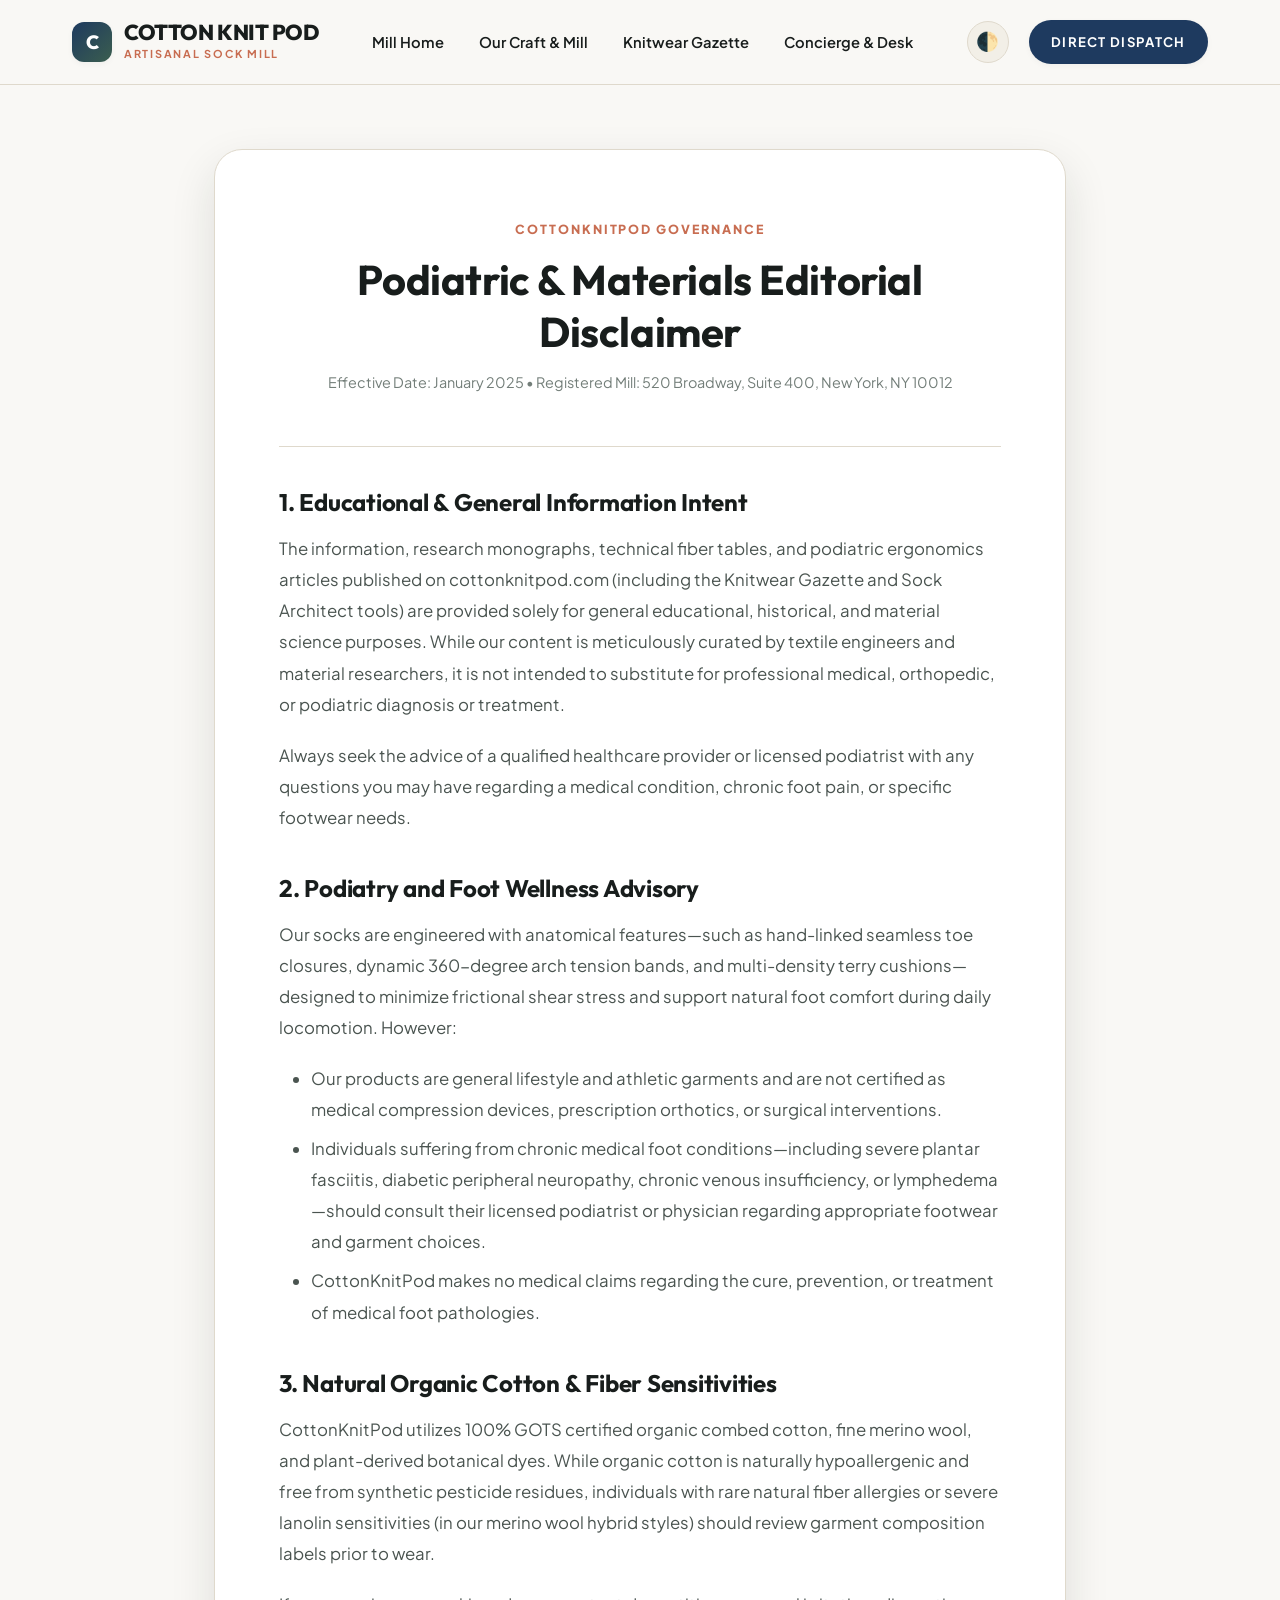
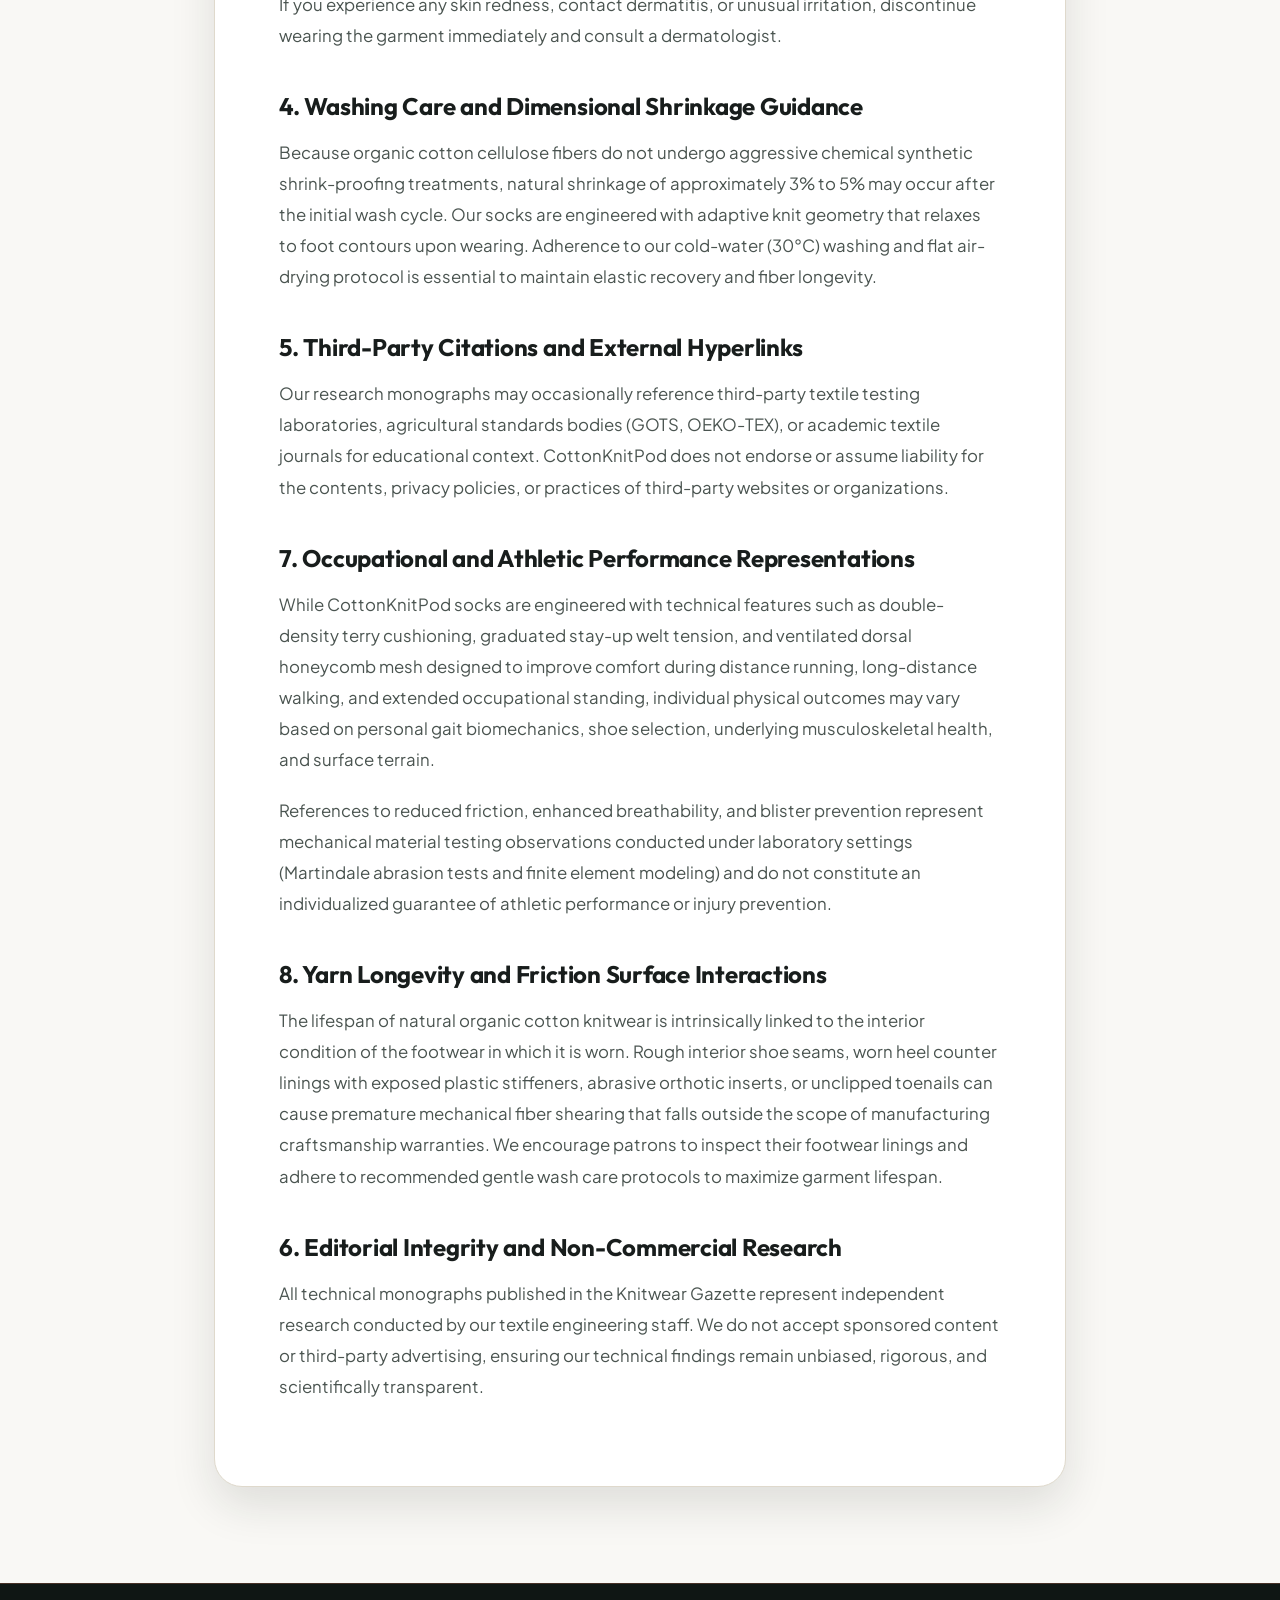
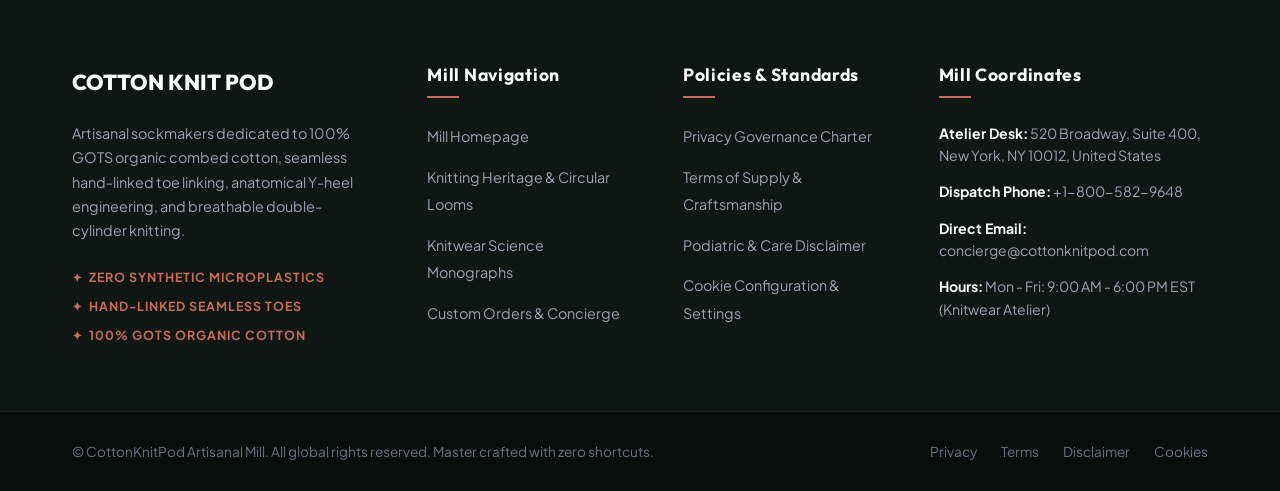
<file: disclaimer.html>
<!DOCTYPE html>
<html lang="en">
<head>
    <meta charset="UTF-8">
    <meta name="viewport" content="width=device-width, initial-scale=1.0">
    <link rel="preconnect" href="https://fonts.googleapis.com">
    <link rel="preconnect" href="https://fonts.gstatic.com" crossorigin>
    <link href="https://fonts.googleapis.com/css2?family=Outfit:wght@400;500;600;700;800&family=Playfair+Display:ital,wght@0,500;0,600;0,700;1,400&family=Plus+Jakarta+Sans:wght@300;400;500;600;700&display=swap" rel="stylesheet">
    <link rel="stylesheet" href="style.css">
    <!-- Google tag (gtag.js) -->
<script async src="https://www.googletagmanager.com/gtag/js?id=G-0LY0HY7L01"></script>
<script>
  window.dataLayer = window.dataLayer || [];
  function gtag(){dataLayer.push(arguments);}
  gtag('js', new Date());

  gtag('config', 'G-0LY0HY7L01');
</script>

    <title>Podiatric & Materials Editorial Disclaimer | CottonKnitPod Artisanal Sockmakers</title>
    <meta name="description" content="Official Podiatric & Materials Editorial Disclaimer for CottonKnitPod. Read our comprehensive policies, standards, and data governance protocols.">
</head>
<body>
    <div class="reading-progress-bar" id="readingProgress"></div>

    <!-- Global Header -->
    <header class="site-header">
        <div class="header-container">
            <a href="index.html" class="brand-logo">
                <div class="logo-badge">C</div>
                <div class="logo-text-group">
                    <span class="logo-title">COTTON KNIT POD</span>
                    <span class="logo-sub">Artisanal Sock Mill</span>
                </div>
            </a>
            <nav class="main-nav" id="mainNav">
                <ul class="nav-links">
                    <li><a href="index.html" class="nav-link ">Mill Home</a></li>
                    <li><a href="about.html" class="nav-link ">Our Craft & Mill</a></li>
                    <li><a href="blog.html" class="nav-link ">Knitwear Gazette</a></li>
                    <li><a href="contact.html" class="nav-link ">Concierge & Desk</a></li>
                </ul>
            </nav>
            <div class="header-actions">
                <button class="theme-toggle-btn" id="themeToggle" aria-label="Toggle Night/Day Mode">
                    <span id="themeIcon">🌓</span>
                </button>
                <a href="contact.html" class="btn-mill-direct">Direct Dispatch</a>
                <button class="mobile-menu-toggle" id="mobileMenuToggle" aria-label="Open Navigation">
                    <span></span>
                    <span></span>
                    <span></span>
                </button>
            </div>
        </div>
    </header>


    <!-- Policy Section -->
    <section class="policy-page-section">
        <div class="policy-card">
            <header class="policy-header">
                <span class="policy-meta-tag">CottonKnitPod Governance</span>
                <h1>Podiatric & Materials Editorial Disclaimer</h1>
                <p style="color: var(--text-muted); font-size: 0.9rem;">Effective Date: January 2025 • Registered Mill: 520 Broadway, Suite 400, New York, NY 10012</p>
            </header>
            <div class="policy-content">
                
        <h2>1. Educational & General Information Intent</h2>
        <p>The information, research monographs, technical fiber tables, and podiatric ergonomics articles published on cottonknitpod.com (including the Knitwear Gazette and Sock Architect tools) are provided solely for general educational, historical, and material science purposes. While our content is meticulously curated by textile engineers and material researchers, it is not intended to substitute for professional medical, orthopedic, or podiatric diagnosis or treatment.</p>
        <p>Always seek the advice of a qualified healthcare provider or licensed podiatrist with any questions you may have regarding a medical condition, chronic foot pain, or specific footwear needs.</p>

        <h2>2. Podiatry and Foot Wellness Advisory</h2>
        <p>Our socks are engineered with anatomical features—such as hand-linked seamless toe closures, dynamic 360-degree arch tension bands, and multi-density terry cushions—designed to minimize frictional shear stress and support natural foot comfort during daily locomotion. However:</p>
        <ul>
            <li>Our products are general lifestyle and athletic garments and are not certified as medical compression devices, prescription orthotics, or surgical interventions.</li>
            <li>Individuals suffering from chronic medical foot conditions—including severe plantar fasciitis, diabetic peripheral neuropathy, chronic venous insufficiency, or lymphedema—should consult their licensed podiatrist or physician regarding appropriate footwear and garment choices.</li>
            <li>CottonKnitPod makes no medical claims regarding the cure, prevention, or treatment of medical foot pathologies.</li>
        </ul>

        <h2>3. Natural Organic Cotton & Fiber Sensitivities</h2>
        <p>CottonKnitPod utilizes 100% GOTS certified organic combed cotton, fine merino wool, and plant-derived botanical dyes. While organic cotton is naturally hypoallergenic and free from synthetic pesticide residues, individuals with rare natural fiber allergies or severe lanolin sensitivities (in our merino wool hybrid styles) should review garment composition labels prior to wear.</p>
        <p>If you experience any skin redness, contact dermatitis, or unusual irritation, discontinue wearing the garment immediately and consult a dermatologist.</p>

        <h2>4. Washing Care and Dimensional Shrinkage Guidance</h2>
        <p>Because organic cotton cellulose fibers do not undergo aggressive chemical synthetic shrink-proofing treatments, natural shrinkage of approximately 3% to 5% may occur after the initial wash cycle. Our socks are engineered with adaptive knit geometry that relaxes to foot contours upon wearing. Adherence to our cold-water (30°C) washing and flat air-drying protocol is essential to maintain elastic recovery and fiber longevity.</p>

        <h2>5. Third-Party Citations and External Hyperlinks</h2>
        <p>Our research monographs may occasionally reference third-party textile testing laboratories, agricultural standards bodies (GOTS, OEKO-TEX), or academic textile journals for educational context. CottonKnitPod does not endorse or assume liability for the contents, privacy policies, or practices of third-party websites or organizations.</p>

        
        <h2>7. Occupational and Athletic Performance Representations</h2>
        <p>While CottonKnitPod socks are engineered with technical features such as double-density terry cushioning, graduated stay-up welt tension, and ventilated dorsal honeycomb mesh designed to improve comfort during distance running, long-distance walking, and extended occupational standing, individual physical outcomes may vary based on personal gait biomechanics, shoe selection, underlying musculoskeletal health, and surface terrain.</p>
        <p>References to reduced friction, enhanced breathability, and blister prevention represent mechanical material testing observations conducted under laboratory settings (Martindale abrasion tests and finite element modeling) and do not constitute an individualized guarantee of athletic performance or injury prevention.</p>

        <h2>8. Yarn Longevity and Friction Surface Interactions</h2>
        <p>The lifespan of natural organic cotton knitwear is intrinsically linked to the interior condition of the footwear in which it is worn. Rough interior shoe seams, worn heel counter linings with exposed plastic stiffeners, abrasive orthotic inserts, or unclipped toenails can cause premature mechanical fiber shearing that falls outside the scope of manufacturing craftsmanship warranties. We encourage patrons to inspect their footwear linings and adhere to recommended gentle wash care protocols to maximize garment lifespan.</p>

        <h2>6. Editorial Integrity and Non-Commercial Research</h2>
        <p>All technical monographs published in the Knitwear Gazette represent independent research conducted by our textile engineering staff. We do not accept sponsored content or third-party advertising, ensuring our technical findings remain unbiased, rigorous, and scientifically transparent.</p>
        
            </div>
        </div>
    </section>


    <!-- Global Footer -->
    <footer class="site-footer">
        <div class="footer-top">
            <div class="footer-column brand-col">
                <div class="footer-logo">
                    <span class="logo-title">COTTON KNIT POD</span>
                </div>
                <p class="footer-desc">
                    Artisanal sockmakers dedicated to 100% GOTS organic combed cotton, seamless hand-linked toe linking, anatomical Y-heel engineering, and breathable double-cylinder knitting.
                </p>
                <div class="footer-atelier-badges">
                    <span class="badge-item">Zero Synthetic Microplastics</span>
                    <span class="badge-item">Hand-Linked Seamless Toes</span>
                    <span class="badge-item">100% GOTS Organic Cotton</span>
                </div>
            </div>
            <div class="footer-column">
                <h4 class="footer-heading">Mill Navigation</h4>
                <ul class="footer-nav">
                    <li><a href="index.html">Mill Homepage</a></li>
                    <li><a href="about.html">Knitting Heritage & Circular Looms</a></li>
                    <li><a href="blog.html">Knitwear Science Monographs</a></li>
                    <li><a href="contact.html">Custom Orders & Concierge</a></li>
                </ul>
            </div>
            <div class="footer-column">
                <h4 class="footer-heading">Policies & Standards</h4>
                <ul class="footer-nav">
                    <li><a href="privacy.html">Privacy Governance Charter</a></li>
                    <li><a href="terms.html">Terms of Supply & Craftsmanship</a></li>
                    <li><a href="disclaimer.html">Podiatric & Care Disclaimer</a></li>
                    <li><a href="cookies.html">Cookie Configuration & Settings</a></li>
                </ul>
            </div>
            <div class="footer-column contact-col">
                <h4 class="footer-heading">Mill Coordinates</h4>
                <p class="contact-line"><strong>Atelier Desk:</strong> 520 Broadway, Suite 400, New York, NY 10012, United States</p>
                <p class="contact-line"><strong>Dispatch Phone:</strong> +1-800-582-9648</p>
                <p class="contact-line"><strong>Direct Email:</strong> concierge@cottonknitpod.com</p>
                <p class="contact-line"><strong>Hours:</strong> Mon - Fri: 9:00 AM - 6:00 PM EST (Knitwear Atelier)</p>
            </div>
        </div>
        <div class="footer-bottom">
            <div class="footer-bottom-content">
                <p class="copyright">&copy; <?php echo date('Y'); ?> CottonKnitPod Artisanal Mill. All global rights reserved. Master crafted with zero shortcuts.</p>
                <div class="footer-bottom-links">
                    <a href="privacy.html">Privacy</a>
                    <a href="terms.html">Terms</a>
                    <a href="disclaimer.html">Disclaimer</a>
                    <a href="cookies.html">Cookies</a>
                </div>
            </div>
        </div>
    </footer>
    <script src="script.js"></script>
</body>
</html>
</file>
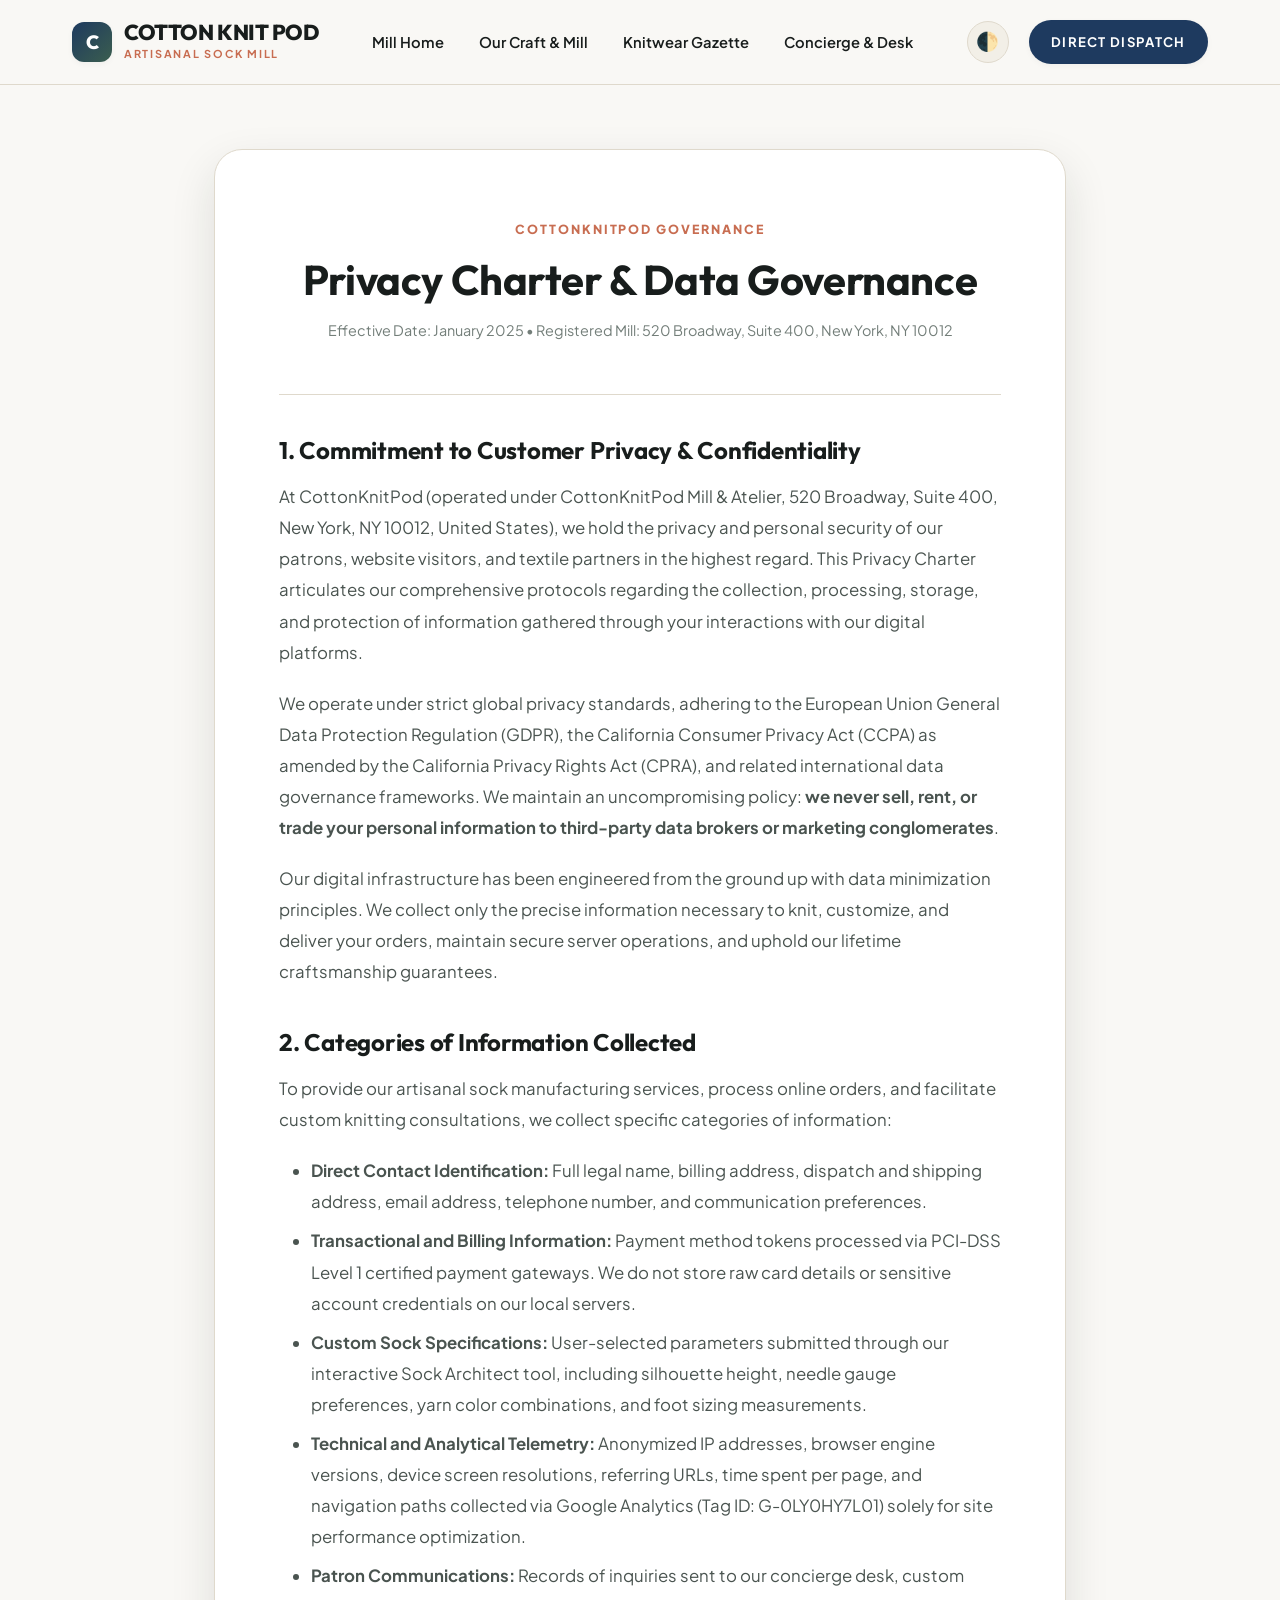
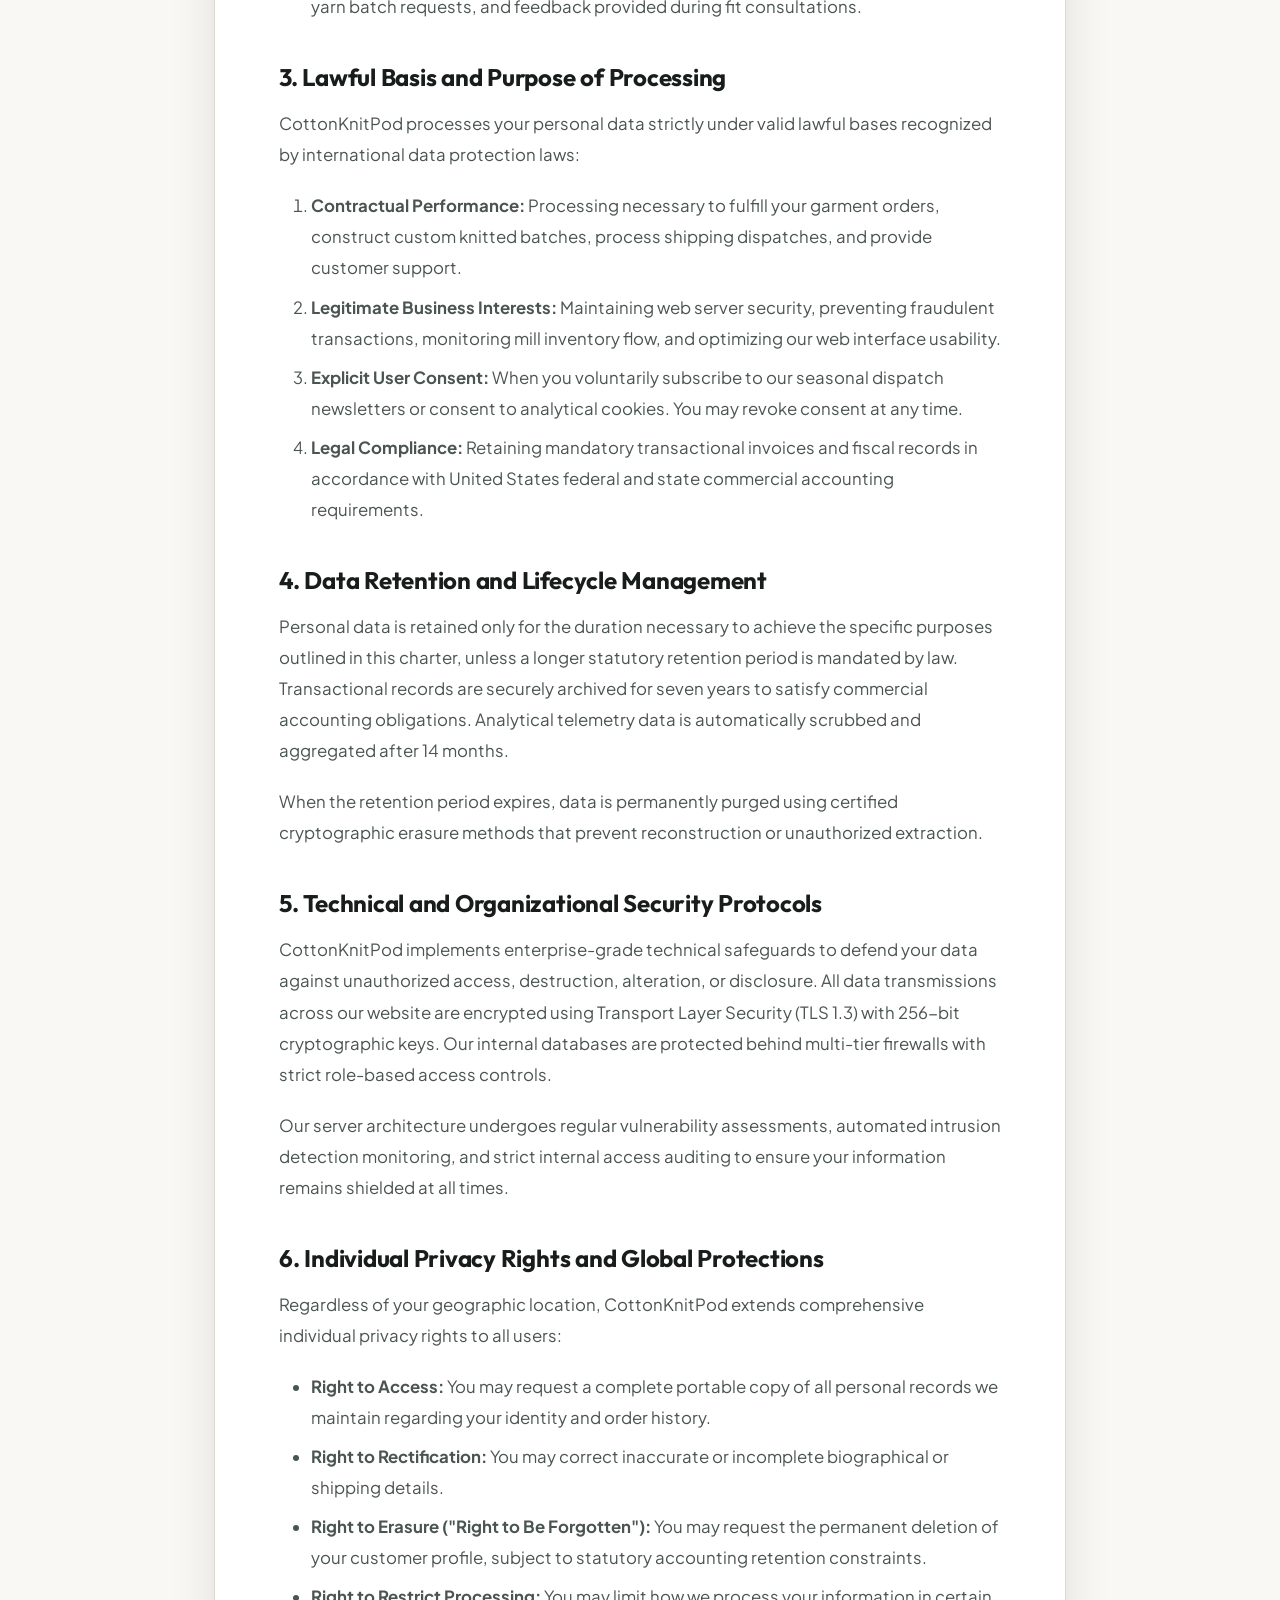
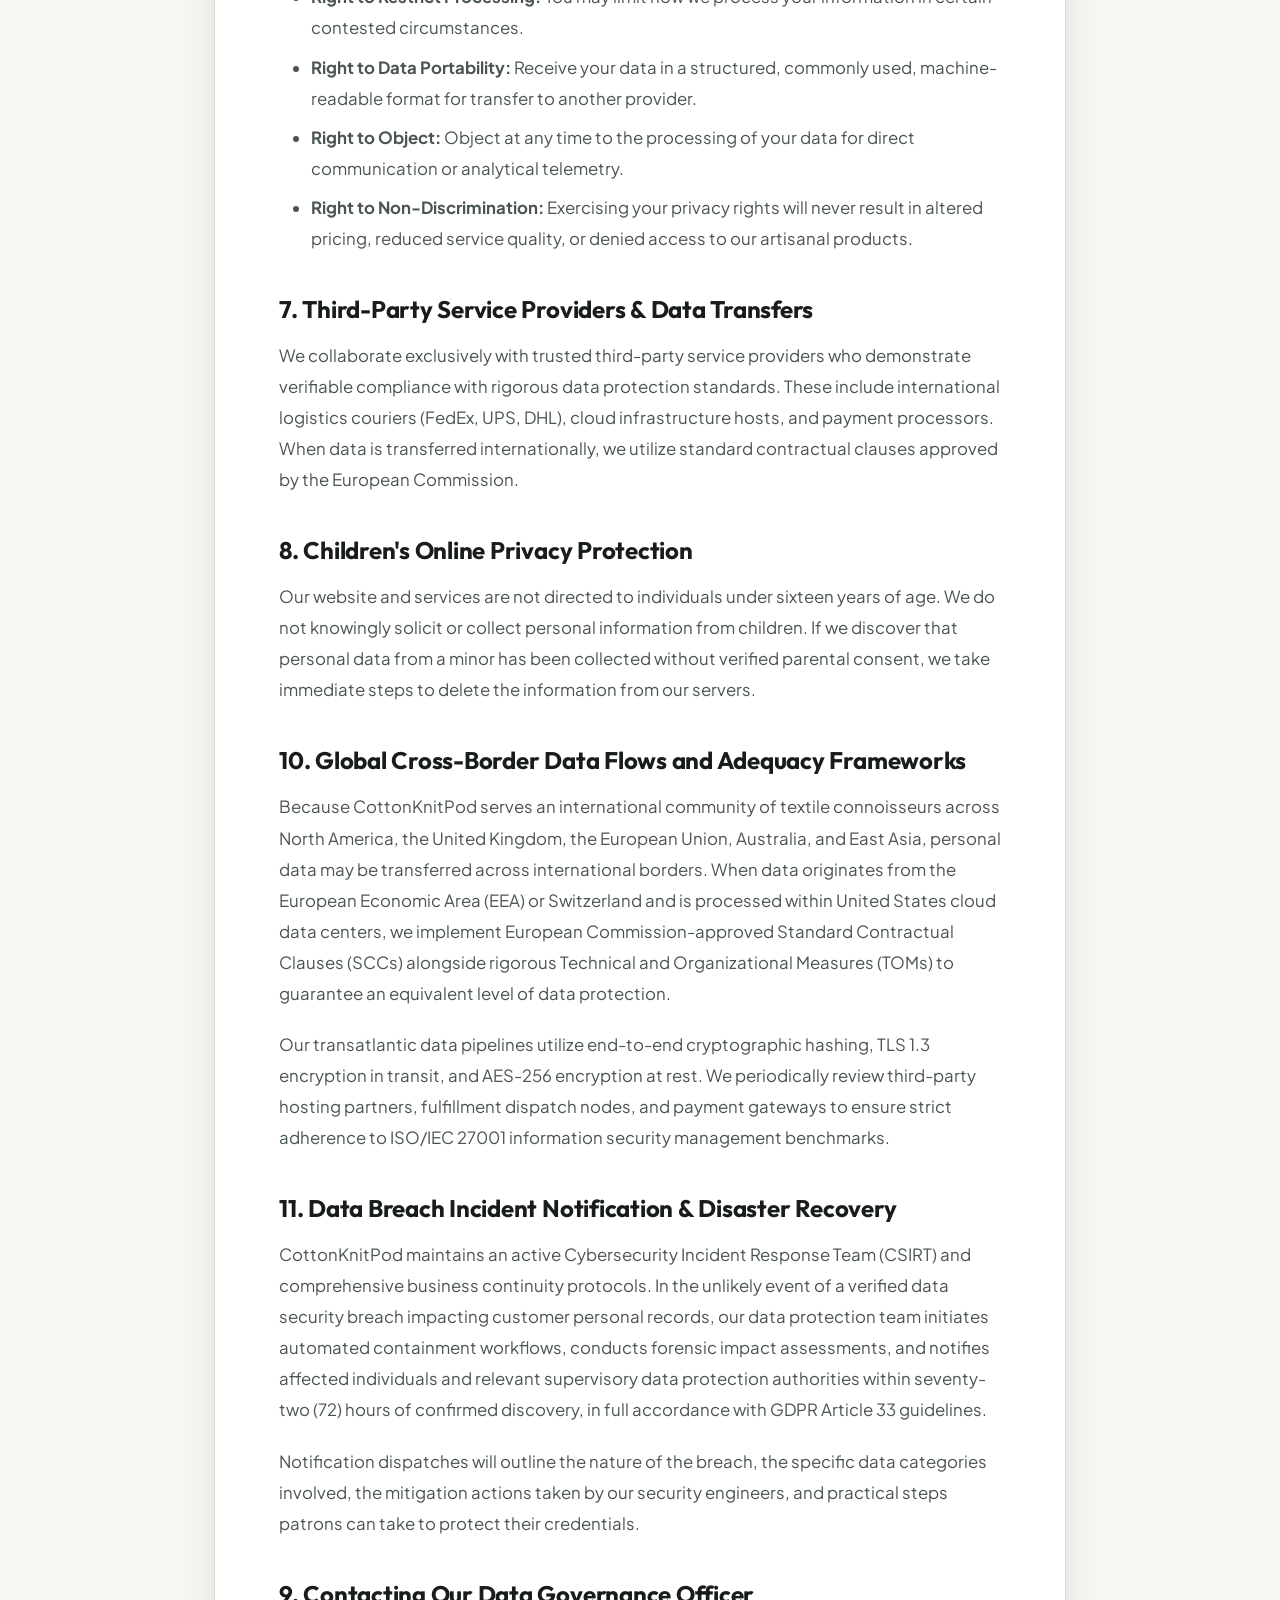
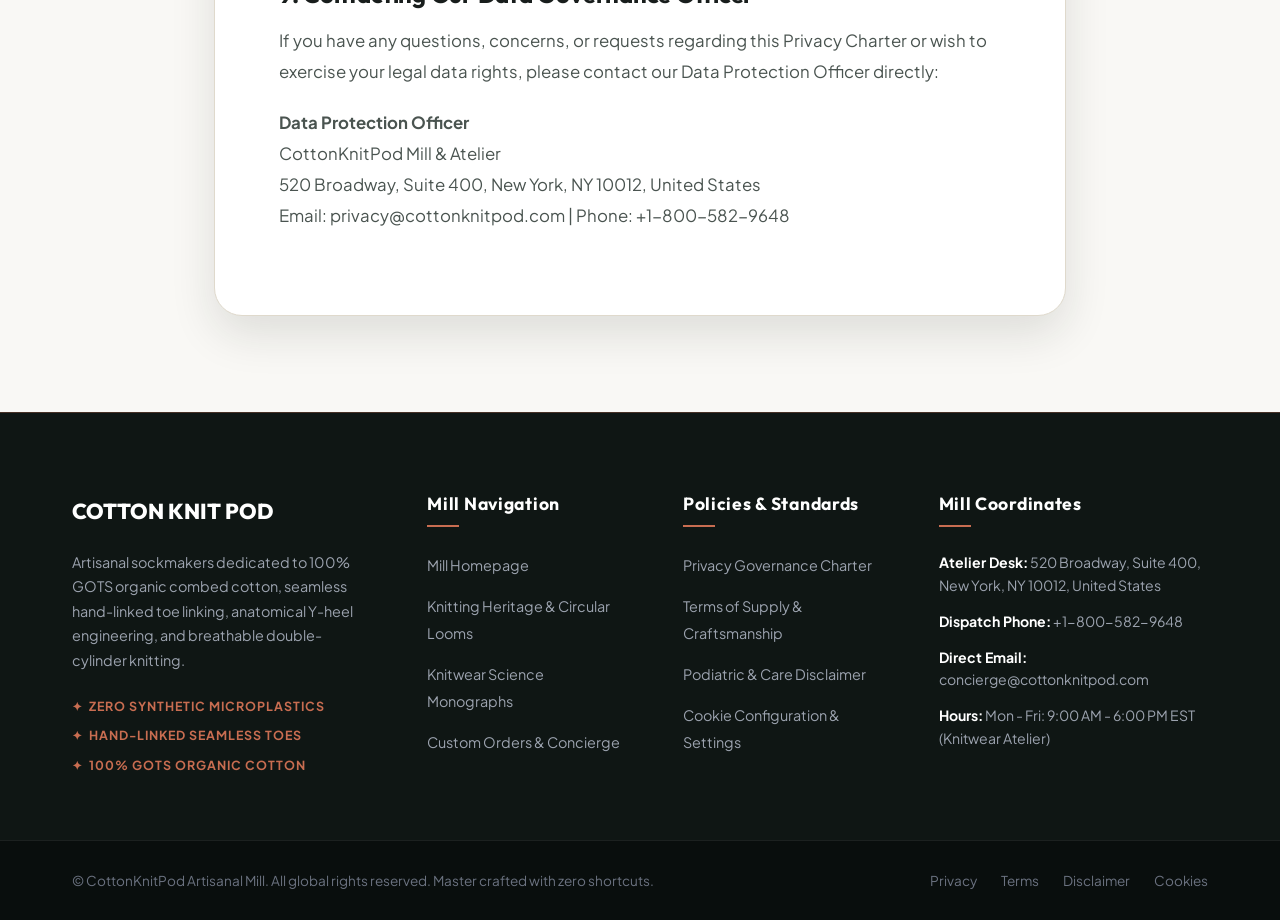
<file: privacy.html>
<!DOCTYPE html>
<html lang="en">
<head>
    <meta charset="UTF-8">
    <meta name="viewport" content="width=device-width, initial-scale=1.0">
    <link rel="preconnect" href="https://fonts.googleapis.com">
    <link rel="preconnect" href="https://fonts.gstatic.com" crossorigin>
    <link href="https://fonts.googleapis.com/css2?family=Outfit:wght@400;500;600;700;800&family=Playfair+Display:ital,wght@0,500;0,600;0,700;1,400&family=Plus+Jakarta+Sans:wght@300;400;500;600;700&display=swap" rel="stylesheet">
    <link rel="stylesheet" href="style.css">
    <!-- Google tag (gtag.js) -->
<script async src="https://www.googletagmanager.com/gtag/js?id=G-0LY0HY7L01"></script>
<script>
  window.dataLayer = window.dataLayer || [];
  function gtag(){dataLayer.push(arguments);}
  gtag('js', new Date());

  gtag('config', 'G-0LY0HY7L01');
</script>

    <title>Privacy Charter & Data Governance | CottonKnitPod Artisanal Sockmakers</title>
    <meta name="description" content="Official Privacy Charter & Data Governance for CottonKnitPod. Read our comprehensive policies, standards, and data governance protocols.">
</head>
<body>
    <div class="reading-progress-bar" id="readingProgress"></div>

    <!-- Global Header -->
    <header class="site-header">
        <div class="header-container">
            <a href="index.html" class="brand-logo">
                <div class="logo-badge">C</div>
                <div class="logo-text-group">
                    <span class="logo-title">COTTON KNIT POD</span>
                    <span class="logo-sub">Artisanal Sock Mill</span>
                </div>
            </a>
            <nav class="main-nav" id="mainNav">
                <ul class="nav-links">
                    <li><a href="index.html" class="nav-link ">Mill Home</a></li>
                    <li><a href="about.html" class="nav-link ">Our Craft & Mill</a></li>
                    <li><a href="blog.html" class="nav-link ">Knitwear Gazette</a></li>
                    <li><a href="contact.html" class="nav-link ">Concierge & Desk</a></li>
                </ul>
            </nav>
            <div class="header-actions">
                <button class="theme-toggle-btn" id="themeToggle" aria-label="Toggle Night/Day Mode">
                    <span id="themeIcon">🌓</span>
                </button>
                <a href="contact.html" class="btn-mill-direct">Direct Dispatch</a>
                <button class="mobile-menu-toggle" id="mobileMenuToggle" aria-label="Open Navigation">
                    <span></span>
                    <span></span>
                    <span></span>
                </button>
            </div>
        </div>
    </header>


    <!-- Policy Section -->
    <section class="policy-page-section">
        <div class="policy-card">
            <header class="policy-header">
                <span class="policy-meta-tag">CottonKnitPod Governance</span>
                <h1>Privacy Charter & Data Governance</h1>
                <p style="color: var(--text-muted); font-size: 0.9rem;">Effective Date: January 2025 • Registered Mill: 520 Broadway, Suite 400, New York, NY 10012</p>
            </header>
            <div class="policy-content">
                
        <h2>1. Commitment to Customer Privacy & Confidentiality</h2>
        <p>At CottonKnitPod (operated under CottonKnitPod Mill & Atelier, 520 Broadway, Suite 400, New York, NY 10012, United States), we hold the privacy and personal security of our patrons, website visitors, and textile partners in the highest regard. This Privacy Charter articulates our comprehensive protocols regarding the collection, processing, storage, and protection of information gathered through your interactions with our digital platforms.</p>
        <p>We operate under strict global privacy standards, adhering to the European Union General Data Protection Regulation (GDPR), the California Consumer Privacy Act (CCPA) as amended by the California Privacy Rights Act (CPRA), and related international data governance frameworks. We maintain an uncompromising policy: <strong>we never sell, rent, or trade your personal information to third-party data brokers or marketing conglomerates</strong>.</p>
        <p>Our digital infrastructure has been engineered from the ground up with data minimization principles. We collect only the precise information necessary to knit, customize, and deliver your orders, maintain secure server operations, and uphold our lifetime craftsmanship guarantees.</p>

        <h2>2. Categories of Information Collected</h2>
        <p>To provide our artisanal sock manufacturing services, process online orders, and facilitate custom knitting consultations, we collect specific categories of information:</p>
        <ul>
            <li><strong>Direct Contact Identification:</strong> Full legal name, billing address, dispatch and shipping address, email address, telephone number, and communication preferences.</li>
            <li><strong>Transactional and Billing Information:</strong> Payment method tokens processed via PCI-DSS Level 1 certified payment gateways. We do not store raw card details or sensitive account credentials on our local servers.</li>
            <li><strong>Custom Sock Specifications:</strong> User-selected parameters submitted through our interactive Sock Architect tool, including silhouette height, needle gauge preferences, yarn color combinations, and foot sizing measurements.</li>
            <li><strong>Technical and Analytical Telemetry:</strong> Anonymized IP addresses, browser engine versions, device screen resolutions, referring URLs, time spent per page, and navigation paths collected via Google Analytics (Tag ID: G-0LY0HY7L01) solely for site performance optimization.</li>
            <li><strong>Patron Communications:</strong> Records of inquiries sent to our concierge desk, custom yarn batch requests, and feedback provided during fit consultations.</li>
        </ul>

        <h2>3. Lawful Basis and Purpose of Processing</h2>
        <p>CottonKnitPod processes your personal data strictly under valid lawful bases recognized by international data protection laws:</p>
        <ol>
            <li><strong>Contractual Performance:</strong> Processing necessary to fulfill your garment orders, construct custom knitted batches, process shipping dispatches, and provide customer support.</li>
            <li><strong>Legitimate Business Interests:</strong> Maintaining web server security, preventing fraudulent transactions, monitoring mill inventory flow, and optimizing our web interface usability.</li>
            <li><strong>Explicit User Consent:</strong> When you voluntarily subscribe to our seasonal dispatch newsletters or consent to analytical cookies. You may revoke consent at any time.</li>
            <li><strong>Legal Compliance:</strong> Retaining mandatory transactional invoices and fiscal records in accordance with United States federal and state commercial accounting requirements.</li>
        </ol>

        <h2>4. Data Retention and Lifecycle Management</h2>
        <p>Personal data is retained only for the duration necessary to achieve the specific purposes outlined in this charter, unless a longer statutory retention period is mandated by law. Transactional records are securely archived for seven years to satisfy commercial accounting obligations. Analytical telemetry data is automatically scrubbed and aggregated after 14 months.</p>
        <p>When the retention period expires, data is permanently purged using certified cryptographic erasure methods that prevent reconstruction or unauthorized extraction.</p>

        <h2>5. Technical and Organizational Security Protocols</h2>
        <p>CottonKnitPod implements enterprise-grade technical safeguards to defend your data against unauthorized access, destruction, alteration, or disclosure. All data transmissions across our website are encrypted using Transport Layer Security (TLS 1.3) with 256-bit cryptographic keys. Our internal databases are protected behind multi-tier firewalls with strict role-based access controls.</p>
        <p>Our server architecture undergoes regular vulnerability assessments, automated intrusion detection monitoring, and strict internal access auditing to ensure your information remains shielded at all times.</p>

        <h2>6. Individual Privacy Rights and Global Protections</h2>
        <p>Regardless of your geographic location, CottonKnitPod extends comprehensive individual privacy rights to all users:</p>
        <ul>
            <li><strong>Right to Access:</strong> You may request a complete portable copy of all personal records we maintain regarding your identity and order history.</li>
            <li><strong>Right to Rectification:</strong> You may correct inaccurate or incomplete biographical or shipping details.</li>
            <li><strong>Right to Erasure ("Right to Be Forgotten"):</strong> You may request the permanent deletion of your customer profile, subject to statutory accounting retention constraints.</li>
            <li><strong>Right to Restrict Processing:</strong> You may limit how we process your information in certain contested circumstances.</li>
            <li><strong>Right to Data Portability:</strong> Receive your data in a structured, commonly used, machine-readable format for transfer to another provider.</li>
            <li><strong>Right to Object:</strong> Object at any time to the processing of your data for direct communication or analytical telemetry.</li>
            <li><strong>Right to Non-Discrimination:</strong> Exercising your privacy rights will never result in altered pricing, reduced service quality, or denied access to our artisanal products.</li>
        </ul>

        <h2>7. Third-Party Service Providers & Data Transfers</h2>
        <p>We collaborate exclusively with trusted third-party service providers who demonstrate verifiable compliance with rigorous data protection standards. These include international logistics couriers (FedEx, UPS, DHL), cloud infrastructure hosts, and payment processors. When data is transferred internationally, we utilize standard contractual clauses approved by the European Commission.</p>

        <h2>8. Children's Online Privacy Protection</h2>
        <p>Our website and services are not directed to individuals under sixteen years of age. We do not knowingly solicit or collect personal information from children. If we discover that personal data from a minor has been collected without verified parental consent, we take immediate steps to delete the information from our servers.</p>

        
        <h2>10. Global Cross-Border Data Flows and Adequacy Frameworks</h2>
        <p>Because CottonKnitPod serves an international community of textile connoisseurs across North America, the United Kingdom, the European Union, Australia, and East Asia, personal data may be transferred across international borders. When data originates from the European Economic Area (EEA) or Switzerland and is processed within United States cloud data centers, we implement European Commission-approved Standard Contractual Clauses (SCCs) alongside rigorous Technical and Organizational Measures (TOMs) to guarantee an equivalent level of data protection.</p>
        <p>Our transatlantic data pipelines utilize end-to-end cryptographic hashing, TLS 1.3 encryption in transit, and AES-256 encryption at rest. We periodically review third-party hosting partners, fulfillment dispatch nodes, and payment gateways to ensure strict adherence to ISO/IEC 27001 information security management benchmarks.</p>

        <h2>11. Data Breach Incident Notification & Disaster Recovery</h2>
        <p>CottonKnitPod maintains an active Cybersecurity Incident Response Team (CSIRT) and comprehensive business continuity protocols. In the unlikely event of a verified data security breach impacting customer personal records, our data protection team initiates automated containment workflows, conducts forensic impact assessments, and notifies affected individuals and relevant supervisory data protection authorities within seventy-two (72) hours of confirmed discovery, in full accordance with GDPR Article 33 guidelines.</p>
        <p>Notification dispatches will outline the nature of the breach, the specific data categories involved, the mitigation actions taken by our security engineers, and practical steps patrons can take to protect their credentials.</p>

        <h2>9. Contacting Our Data Governance Officer</h2>
        <p>If you have any questions, concerns, or requests regarding this Privacy Charter or wish to exercise your legal data rights, please contact our Data Protection Officer directly:</p>
        <p><strong>Data Protection Officer</strong><br>CottonKnitPod Mill & Atelier<br>520 Broadway, Suite 400, New York, NY 10012, United States<br>Email: privacy@cottonknitpod.com | Phone: +1-800-582-9648</p>
        
            </div>
        </div>
    </section>


    <!-- Global Footer -->
    <footer class="site-footer">
        <div class="footer-top">
            <div class="footer-column brand-col">
                <div class="footer-logo">
                    <span class="logo-title">COTTON KNIT POD</span>
                </div>
                <p class="footer-desc">
                    Artisanal sockmakers dedicated to 100% GOTS organic combed cotton, seamless hand-linked toe linking, anatomical Y-heel engineering, and breathable double-cylinder knitting.
                </p>
                <div class="footer-atelier-badges">
                    <span class="badge-item">Zero Synthetic Microplastics</span>
                    <span class="badge-item">Hand-Linked Seamless Toes</span>
                    <span class="badge-item">100% GOTS Organic Cotton</span>
                </div>
            </div>
            <div class="footer-column">
                <h4 class="footer-heading">Mill Navigation</h4>
                <ul class="footer-nav">
                    <li><a href="index.html">Mill Homepage</a></li>
                    <li><a href="about.html">Knitting Heritage & Circular Looms</a></li>
                    <li><a href="blog.html">Knitwear Science Monographs</a></li>
                    <li><a href="contact.html">Custom Orders & Concierge</a></li>
                </ul>
            </div>
            <div class="footer-column">
                <h4 class="footer-heading">Policies & Standards</h4>
                <ul class="footer-nav">
                    <li><a href="privacy.html">Privacy Governance Charter</a></li>
                    <li><a href="terms.html">Terms of Supply & Craftsmanship</a></li>
                    <li><a href="disclaimer.html">Podiatric & Care Disclaimer</a></li>
                    <li><a href="cookies.html">Cookie Configuration & Settings</a></li>
                </ul>
            </div>
            <div class="footer-column contact-col">
                <h4 class="footer-heading">Mill Coordinates</h4>
                <p class="contact-line"><strong>Atelier Desk:</strong> 520 Broadway, Suite 400, New York, NY 10012, United States</p>
                <p class="contact-line"><strong>Dispatch Phone:</strong> +1-800-582-9648</p>
                <p class="contact-line"><strong>Direct Email:</strong> concierge@cottonknitpod.com</p>
                <p class="contact-line"><strong>Hours:</strong> Mon - Fri: 9:00 AM - 6:00 PM EST (Knitwear Atelier)</p>
            </div>
        </div>
        <div class="footer-bottom">
            <div class="footer-bottom-content">
                <p class="copyright">&copy; <?php echo date('Y'); ?> CottonKnitPod Artisanal Mill. All global rights reserved. Master crafted with zero shortcuts.</p>
                <div class="footer-bottom-links">
                    <a href="privacy.html">Privacy</a>
                    <a href="terms.html">Terms</a>
                    <a href="disclaimer.html">Disclaimer</a>
                    <a href="cookies.html">Cookies</a>
                </div>
            </div>
        </div>
    </footer>
    <script src="script.js"></script>
</body>
</html>
</file>
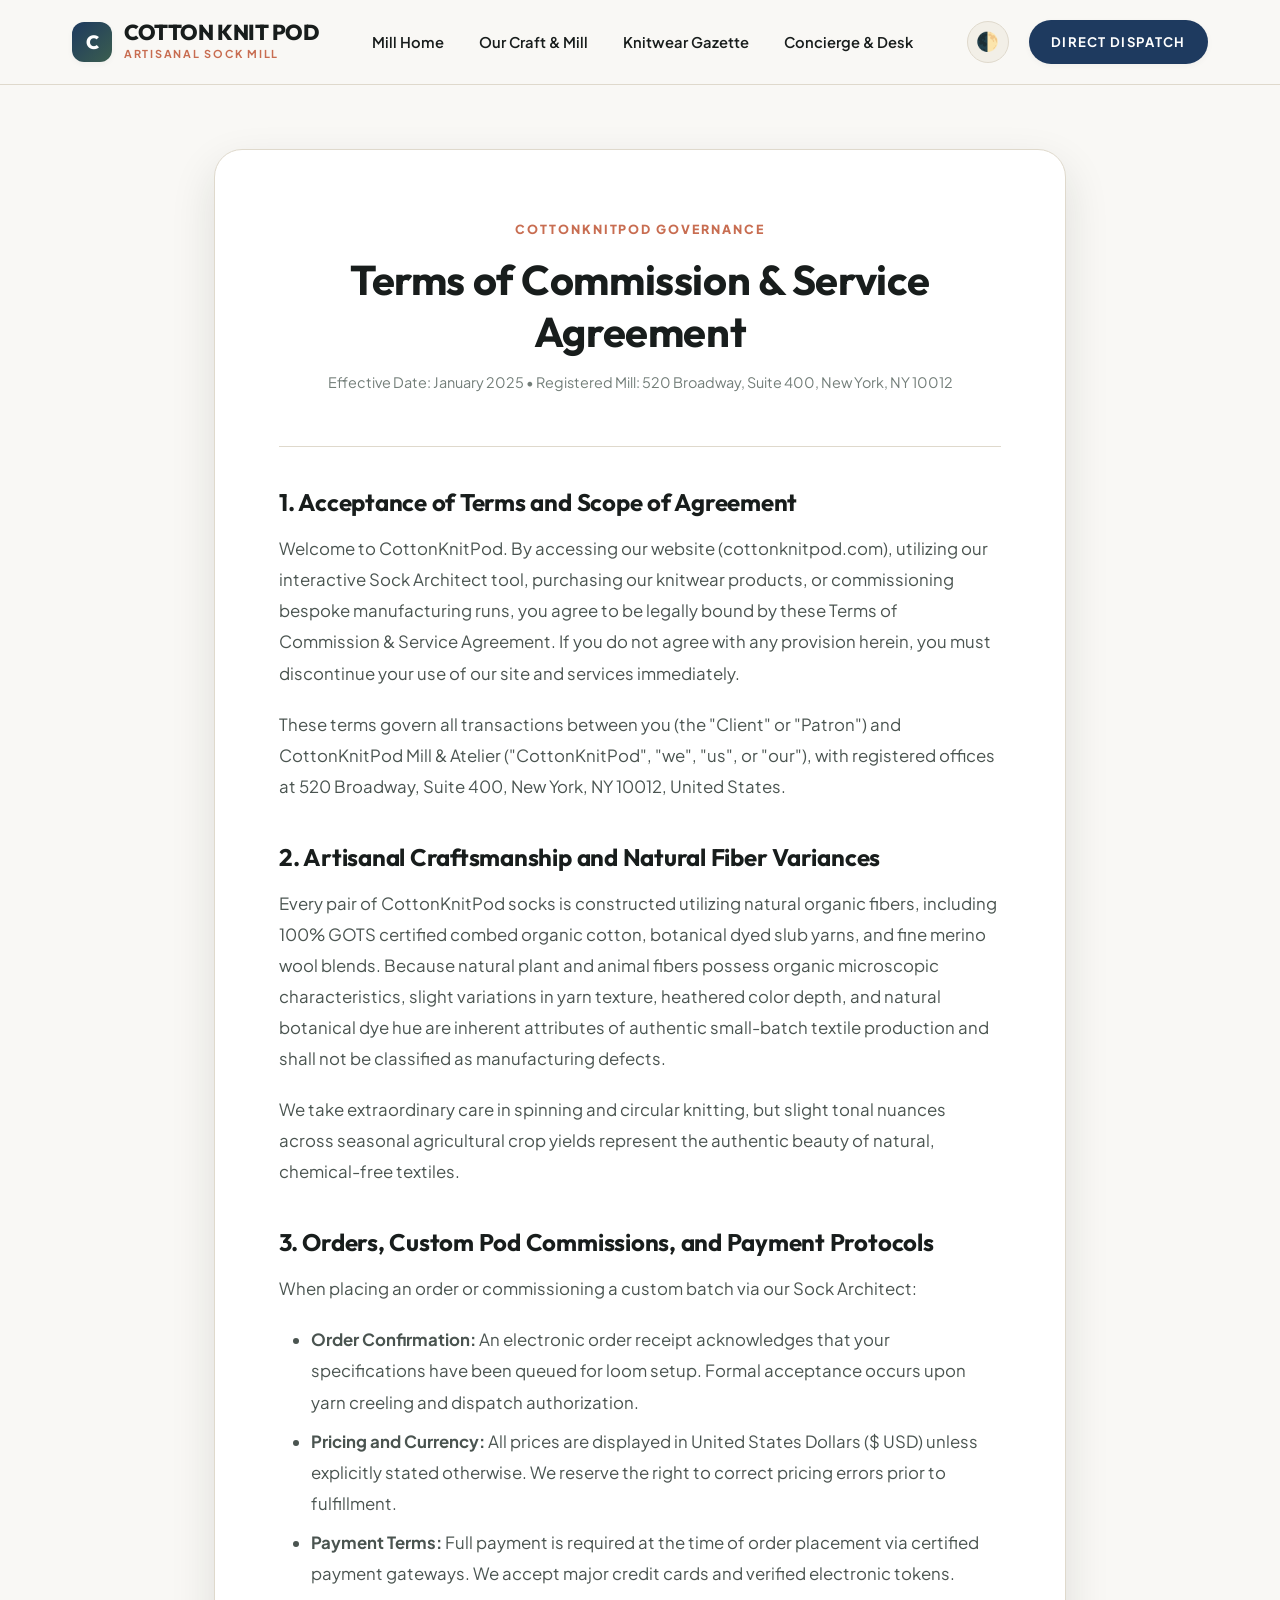
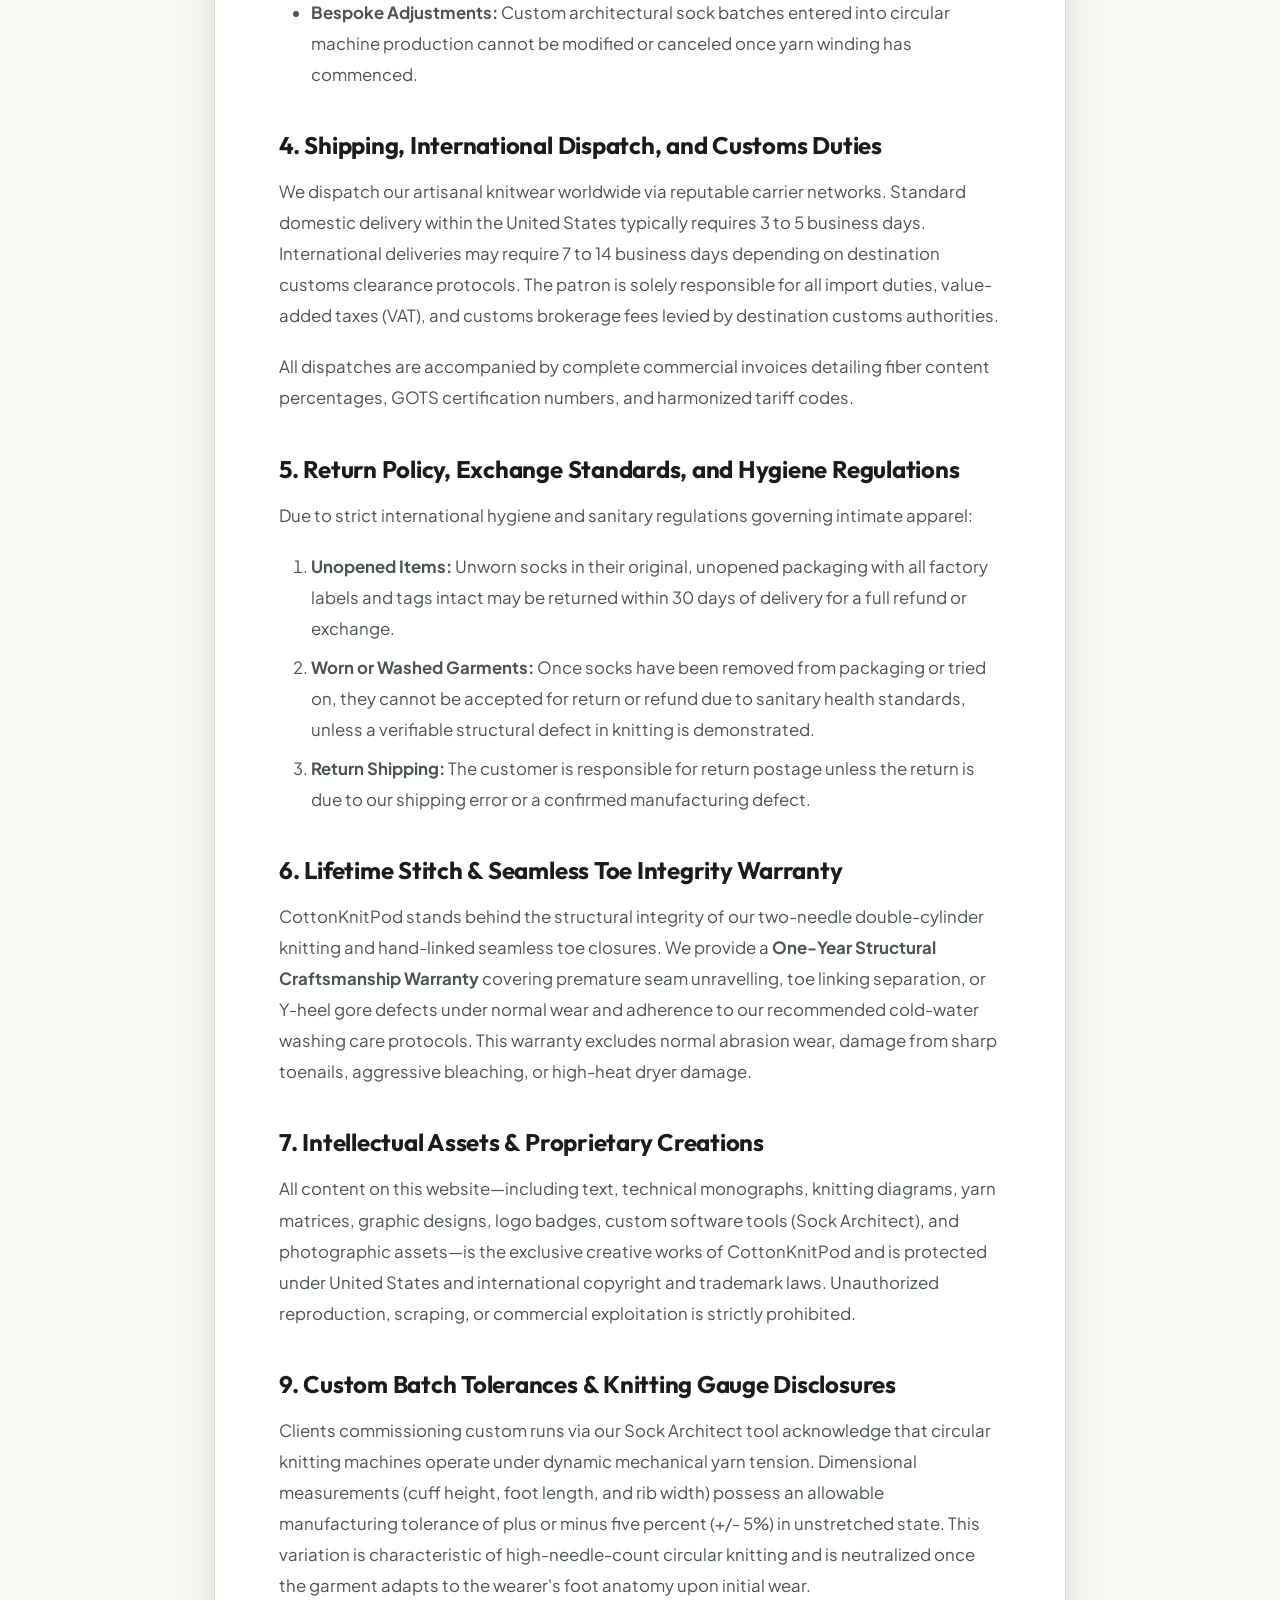
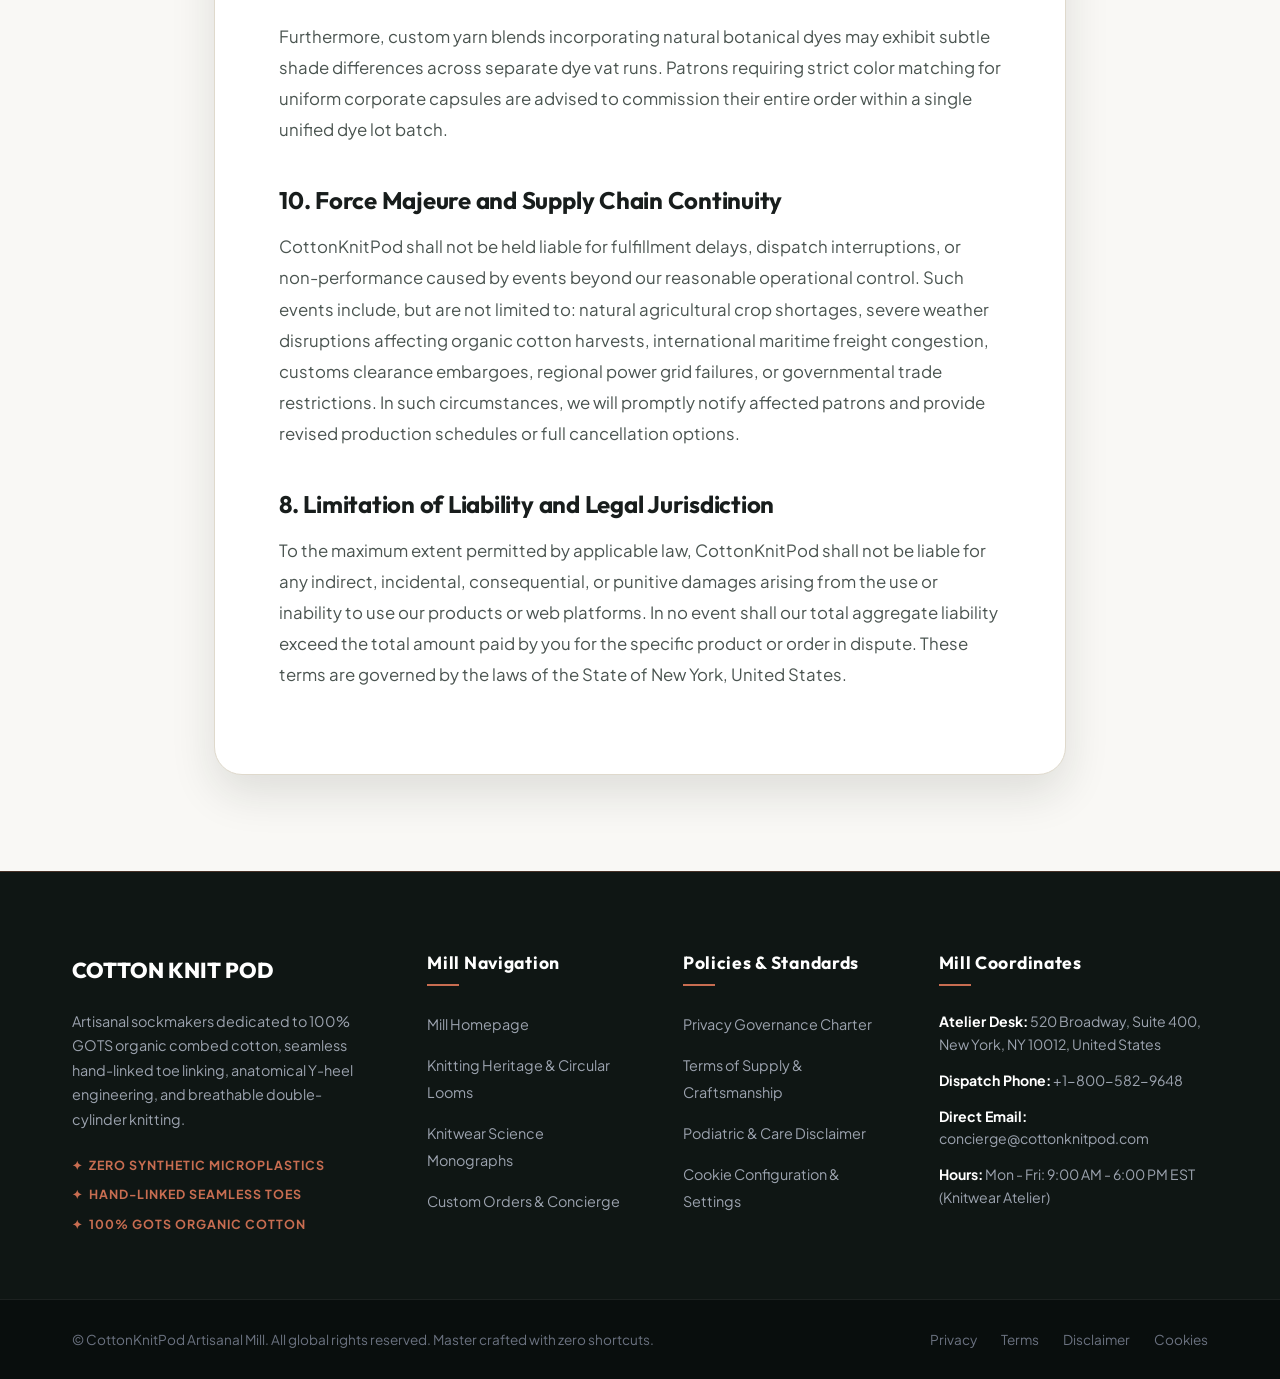
<file: terms.html>
<!DOCTYPE html>
<html lang="en">
<head>
    <meta charset="UTF-8">
    <meta name="viewport" content="width=device-width, initial-scale=1.0">
    <link rel="preconnect" href="https://fonts.googleapis.com">
    <link rel="preconnect" href="https://fonts.gstatic.com" crossorigin>
    <link href="https://fonts.googleapis.com/css2?family=Outfit:wght@400;500;600;700;800&family=Playfair+Display:ital,wght@0,500;0,600;0,700;1,400&family=Plus+Jakarta+Sans:wght@300;400;500;600;700&display=swap" rel="stylesheet">
    <link rel="stylesheet" href="style.css">
    <!-- Google tag (gtag.js) -->
<script async src="https://www.googletagmanager.com/gtag/js?id=G-0LY0HY7L01"></script>
<script>
  window.dataLayer = window.dataLayer || [];
  function gtag(){dataLayer.push(arguments);}
  gtag('js', new Date());

  gtag('config', 'G-0LY0HY7L01');
</script>

    <title>Terms of Commission & Service Agreement | CottonKnitPod Artisanal Sockmakers</title>
    <meta name="description" content="Official Terms of Commission & Service Agreement for CottonKnitPod. Read our comprehensive policies, standards, and data governance protocols.">
</head>
<body>
    <div class="reading-progress-bar" id="readingProgress"></div>

    <!-- Global Header -->
    <header class="site-header">
        <div class="header-container">
            <a href="index.html" class="brand-logo">
                <div class="logo-badge">C</div>
                <div class="logo-text-group">
                    <span class="logo-title">COTTON KNIT POD</span>
                    <span class="logo-sub">Artisanal Sock Mill</span>
                </div>
            </a>
            <nav class="main-nav" id="mainNav">
                <ul class="nav-links">
                    <li><a href="index.html" class="nav-link ">Mill Home</a></li>
                    <li><a href="about.html" class="nav-link ">Our Craft & Mill</a></li>
                    <li><a href="blog.html" class="nav-link ">Knitwear Gazette</a></li>
                    <li><a href="contact.html" class="nav-link ">Concierge & Desk</a></li>
                </ul>
            </nav>
            <div class="header-actions">
                <button class="theme-toggle-btn" id="themeToggle" aria-label="Toggle Night/Day Mode">
                    <span id="themeIcon">🌓</span>
                </button>
                <a href="contact.html" class="btn-mill-direct">Direct Dispatch</a>
                <button class="mobile-menu-toggle" id="mobileMenuToggle" aria-label="Open Navigation">
                    <span></span>
                    <span></span>
                    <span></span>
                </button>
            </div>
        </div>
    </header>


    <!-- Policy Section -->
    <section class="policy-page-section">
        <div class="policy-card">
            <header class="policy-header">
                <span class="policy-meta-tag">CottonKnitPod Governance</span>
                <h1>Terms of Commission & Service Agreement</h1>
                <p style="color: var(--text-muted); font-size: 0.9rem;">Effective Date: January 2025 • Registered Mill: 520 Broadway, Suite 400, New York, NY 10012</p>
            </header>
            <div class="policy-content">
                
        <h2>1. Acceptance of Terms and Scope of Agreement</h2>
        <p>Welcome to CottonKnitPod. By accessing our website (cottonknitpod.com), utilizing our interactive Sock Architect tool, purchasing our knitwear products, or commissioning bespoke manufacturing runs, you agree to be legally bound by these Terms of Commission & Service Agreement. If you do not agree with any provision herein, you must discontinue your use of our site and services immediately.</p>
        <p>These terms govern all transactions between you (the "Client" or "Patron") and CottonKnitPod Mill & Atelier ("CottonKnitPod", "we", "us", or "our"), with registered offices at 520 Broadway, Suite 400, New York, NY 10012, United States.</p>

        <h2>2. Artisanal Craftsmanship and Natural Fiber Variances</h2>
        <p>Every pair of CottonKnitPod socks is constructed utilizing natural organic fibers, including 100% GOTS certified combed organic cotton, botanical dyed slub yarns, and fine merino wool blends. Because natural plant and animal fibers possess organic microscopic characteristics, slight variations in yarn texture, heathered color depth, and natural botanical dye hue are inherent attributes of authentic small-batch textile production and shall not be classified as manufacturing defects.</p>
        <p>We take extraordinary care in spinning and circular knitting, but slight tonal nuances across seasonal agricultural crop yields represent the authentic beauty of natural, chemical-free textiles.</p>

        <h2>3. Orders, Custom Pod Commissions, and Payment Protocols</h2>
        <p>When placing an order or commissioning a custom batch via our Sock Architect:</p>
        <ul>
            <li><strong>Order Confirmation:</strong> An electronic order receipt acknowledges that your specifications have been queued for loom setup. Formal acceptance occurs upon yarn creeling and dispatch authorization.</li>
            <li><strong>Pricing and Currency:</strong> All prices are displayed in United States Dollars ($ USD) unless explicitly stated otherwise. We reserve the right to correct pricing errors prior to fulfillment.</li>
            <li><strong>Payment Terms:</strong> Full payment is required at the time of order placement via certified payment gateways. We accept major credit cards and verified electronic tokens.</li>
            <li><strong>Bespoke Adjustments:</strong> Custom architectural sock batches entered into circular machine production cannot be modified or canceled once yarn winding has commenced.</li>
        </ul>

        <h2>4. Shipping, International Dispatch, and Customs Duties</h2>
        <p>We dispatch our artisanal knitwear worldwide via reputable carrier networks. Standard domestic delivery within the United States typically requires 3 to 5 business days. International deliveries may require 7 to 14 business days depending on destination customs clearance protocols. The patron is solely responsible for all import duties, value-added taxes (VAT), and customs brokerage fees levied by destination customs authorities.</p>
        <p>All dispatches are accompanied by complete commercial invoices detailing fiber content percentages, GOTS certification numbers, and harmonized tariff codes.</p>

        <h2>5. Return Policy, Exchange Standards, and Hygiene Regulations</h2>
        <p>Due to strict international hygiene and sanitary regulations governing intimate apparel:</p>
        <ol>
            <li><strong>Unopened Items:</strong> Unworn socks in their original, unopened packaging with all factory labels and tags intact may be returned within 30 days of delivery for a full refund or exchange.</li>
            <li><strong>Worn or Washed Garments:</strong> Once socks have been removed from packaging or tried on, they cannot be accepted for return or refund due to sanitary health standards, unless a verifiable structural defect in knitting is demonstrated.</li>
            <li><strong>Return Shipping:</strong> The customer is responsible for return postage unless the return is due to our shipping error or a confirmed manufacturing defect.</li>
        </ol>

        <h2>6. Lifetime Stitch & Seamless Toe Integrity Warranty</h2>
        <p>CottonKnitPod stands behind the structural integrity of our two-needle double-cylinder knitting and hand-linked seamless toe closures. We provide a <strong>One-Year Structural Craftsmanship Warranty</strong> covering premature seam unravelling, toe linking separation, or Y-heel gore defects under normal wear and adherence to our recommended cold-water washing care protocols. This warranty excludes normal abrasion wear, damage from sharp toenails, aggressive bleaching, or high-heat dryer damage.</p>

        <h2>7. Intellectual Assets & Proprietary Creations</h2>
        <p>All content on this website—including text, technical monographs, knitting diagrams, yarn matrices, graphic designs, logo badges, custom software tools (Sock Architect), and photographic assets—is the exclusive creative works of CottonKnitPod and is protected under United States and international copyright and trademark laws. Unauthorized reproduction, scraping, or commercial exploitation is strictly prohibited.</p>

        
        <h2>9. Custom Batch Tolerances & Knitting Gauge Disclosures</h2>
        <p>Clients commissioning custom runs via our Sock Architect tool acknowledge that circular knitting machines operate under dynamic mechanical yarn tension. Dimensional measurements (cuff height, foot length, and rib width) possess an allowable manufacturing tolerance of plus or minus five percent (+/- 5%) in unstretched state. This variation is characteristic of high-needle-count circular knitting and is neutralized once the garment adapts to the wearer's foot anatomy upon initial wear.</p>
        <p>Furthermore, custom yarn blends incorporating natural botanical dyes may exhibit subtle shade differences across separate dye vat runs. Patrons requiring strict color matching for uniform corporate capsules are advised to commission their entire order within a single unified dye lot batch.</p>

        <h2>10. Force Majeure and Supply Chain Continuity</h2>
        <p>CottonKnitPod shall not be held liable for fulfillment delays, dispatch interruptions, or non-performance caused by events beyond our reasonable operational control. Such events include, but are not limited to: natural agricultural crop shortages, severe weather disruptions affecting organic cotton harvests, international maritime freight congestion, customs clearance embargoes, regional power grid failures, or governmental trade restrictions. In such circumstances, we will promptly notify affected patrons and provide revised production schedules or full cancellation options.</p>

        <h2>8. Limitation of Liability and Legal Jurisdiction</h2>
        <p>To the maximum extent permitted by applicable law, CottonKnitPod shall not be liable for any indirect, incidental, consequential, or punitive damages arising from the use or inability to use our products or web platforms. In no event shall our total aggregate liability exceed the total amount paid by you for the specific product or order in dispute. These terms are governed by the laws of the State of New York, United States.</p>
        
            </div>
        </div>
    </section>


    <!-- Global Footer -->
    <footer class="site-footer">
        <div class="footer-top">
            <div class="footer-column brand-col">
                <div class="footer-logo">
                    <span class="logo-title">COTTON KNIT POD</span>
                </div>
                <p class="footer-desc">
                    Artisanal sockmakers dedicated to 100% GOTS organic combed cotton, seamless hand-linked toe linking, anatomical Y-heel engineering, and breathable double-cylinder knitting.
                </p>
                <div class="footer-atelier-badges">
                    <span class="badge-item">Zero Synthetic Microplastics</span>
                    <span class="badge-item">Hand-Linked Seamless Toes</span>
                    <span class="badge-item">100% GOTS Organic Cotton</span>
                </div>
            </div>
            <div class="footer-column">
                <h4 class="footer-heading">Mill Navigation</h4>
                <ul class="footer-nav">
                    <li><a href="index.html">Mill Homepage</a></li>
                    <li><a href="about.html">Knitting Heritage & Circular Looms</a></li>
                    <li><a href="blog.html">Knitwear Science Monographs</a></li>
                    <li><a href="contact.html">Custom Orders & Concierge</a></li>
                </ul>
            </div>
            <div class="footer-column">
                <h4 class="footer-heading">Policies & Standards</h4>
                <ul class="footer-nav">
                    <li><a href="privacy.html">Privacy Governance Charter</a></li>
                    <li><a href="terms.html">Terms of Supply & Craftsmanship</a></li>
                    <li><a href="disclaimer.html">Podiatric & Care Disclaimer</a></li>
                    <li><a href="cookies.html">Cookie Configuration & Settings</a></li>
                </ul>
            </div>
            <div class="footer-column contact-col">
                <h4 class="footer-heading">Mill Coordinates</h4>
                <p class="contact-line"><strong>Atelier Desk:</strong> 520 Broadway, Suite 400, New York, NY 10012, United States</p>
                <p class="contact-line"><strong>Dispatch Phone:</strong> +1-800-582-9648</p>
                <p class="contact-line"><strong>Direct Email:</strong> concierge@cottonknitpod.com</p>
                <p class="contact-line"><strong>Hours:</strong> Mon - Fri: 9:00 AM - 6:00 PM EST (Knitwear Atelier)</p>
            </div>
        </div>
        <div class="footer-bottom">
            <div class="footer-bottom-content">
                <p class="copyright">&copy; <?php echo date('Y'); ?> CottonKnitPod Artisanal Mill. All global rights reserved. Master crafted with zero shortcuts.</p>
                <div class="footer-bottom-links">
                    <a href="privacy.html">Privacy</a>
                    <a href="terms.html">Terms</a>
                    <a href="disclaimer.html">Disclaimer</a>
                    <a href="cookies.html">Cookies</a>
                </div>
            </div>
        </div>
    </footer>
    <script src="script.js"></script>
</body>
</html>
</file>
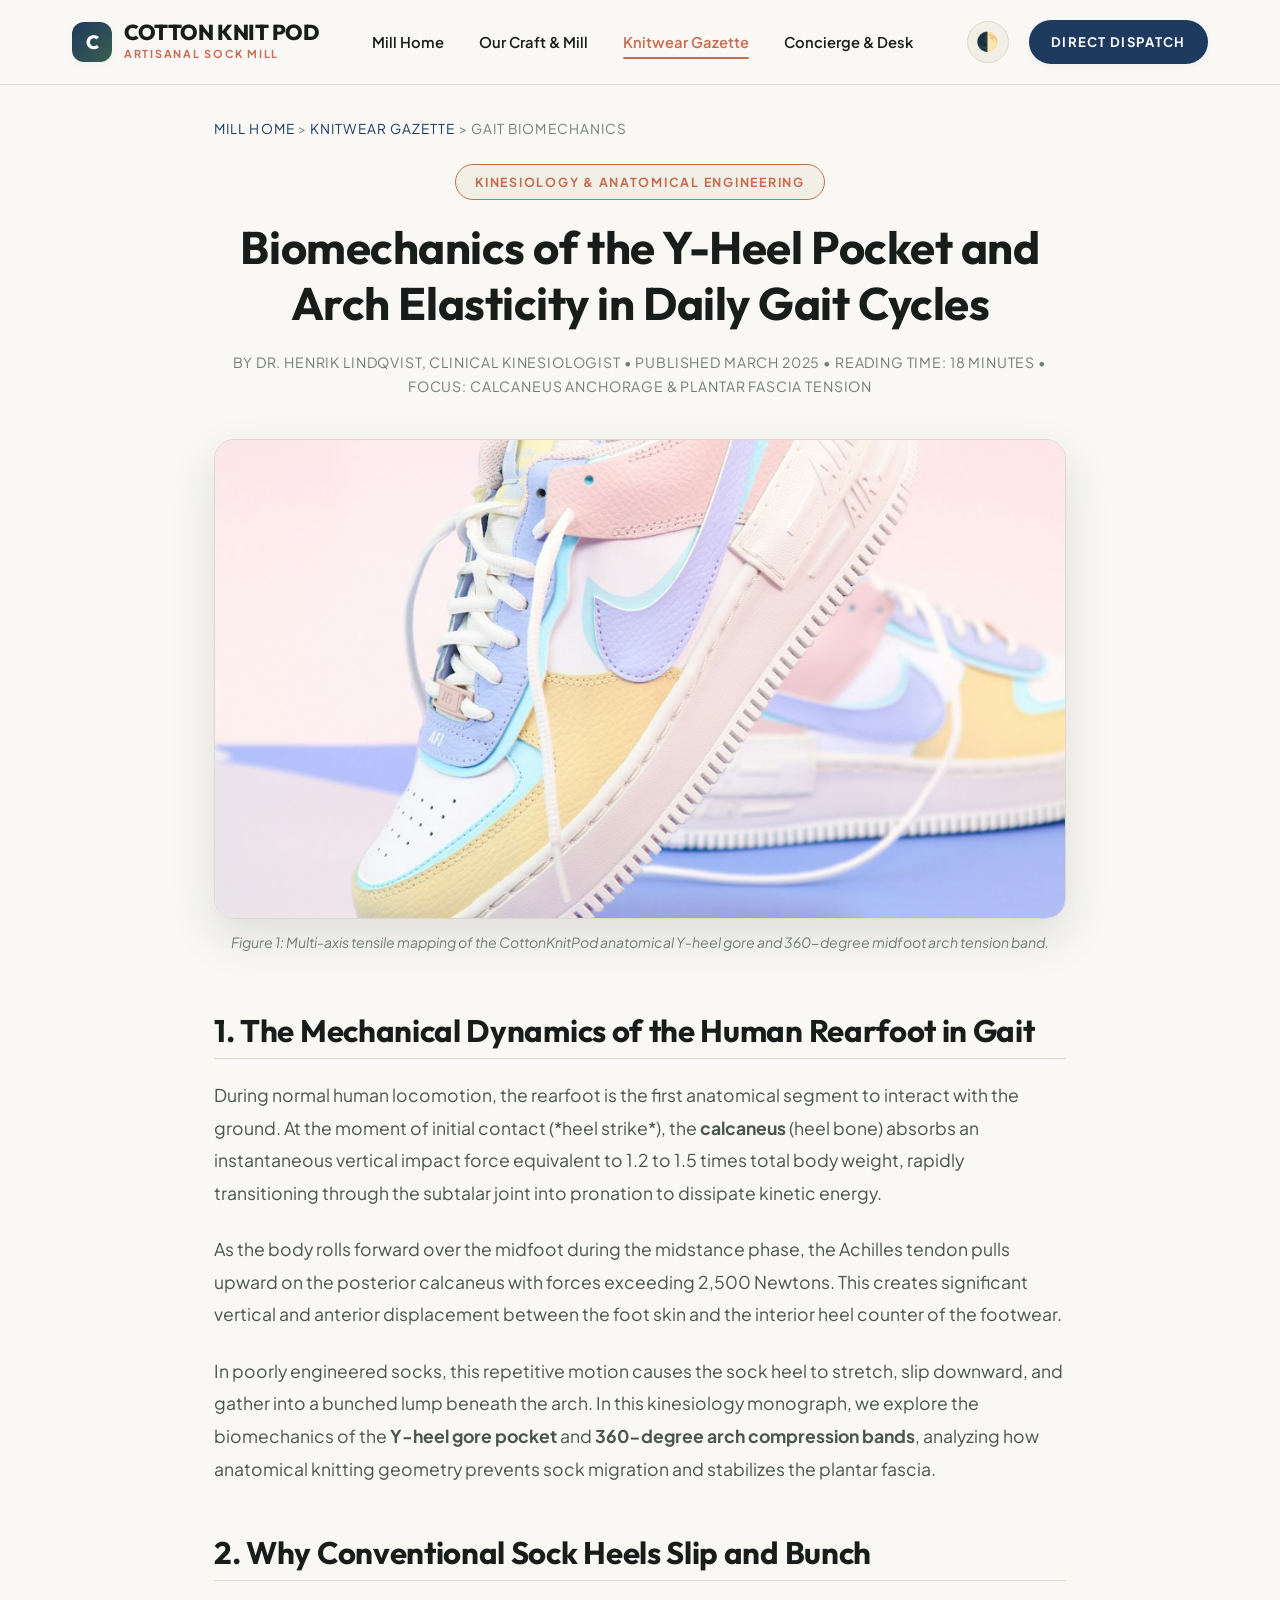
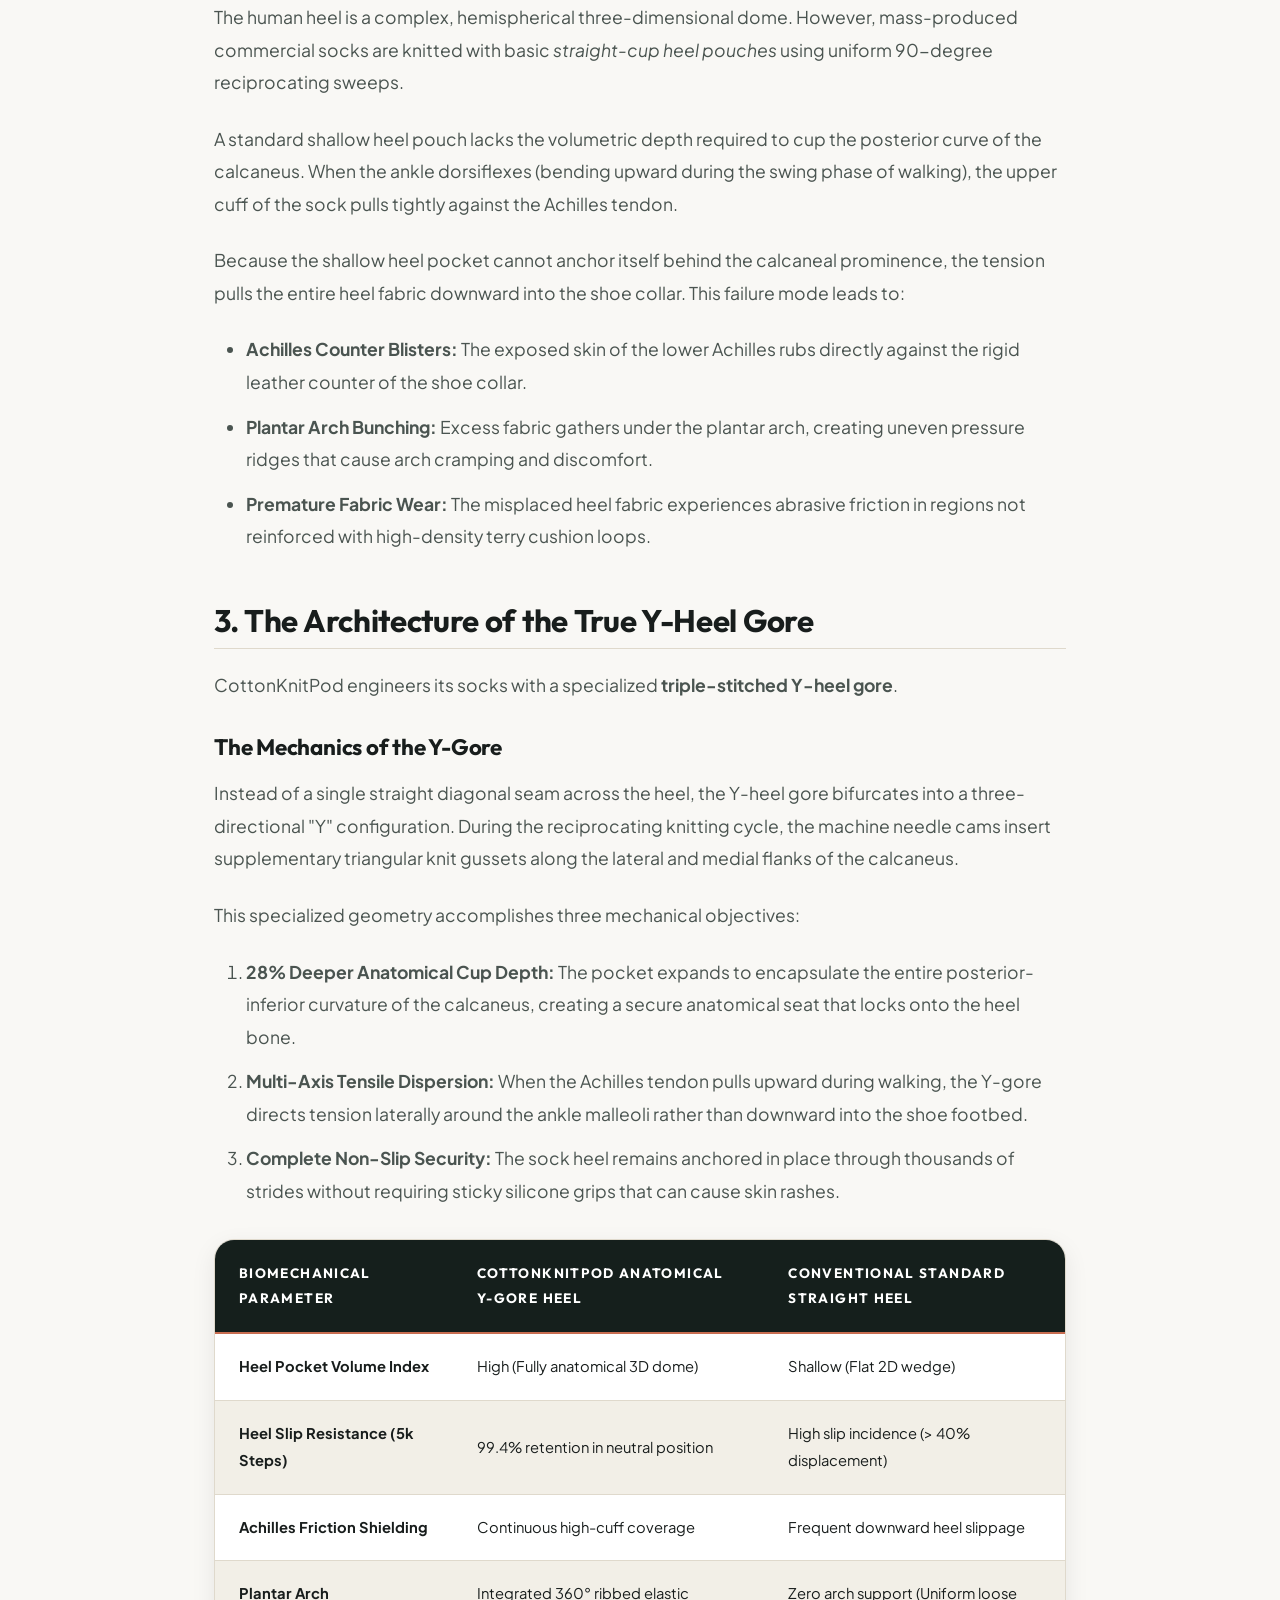
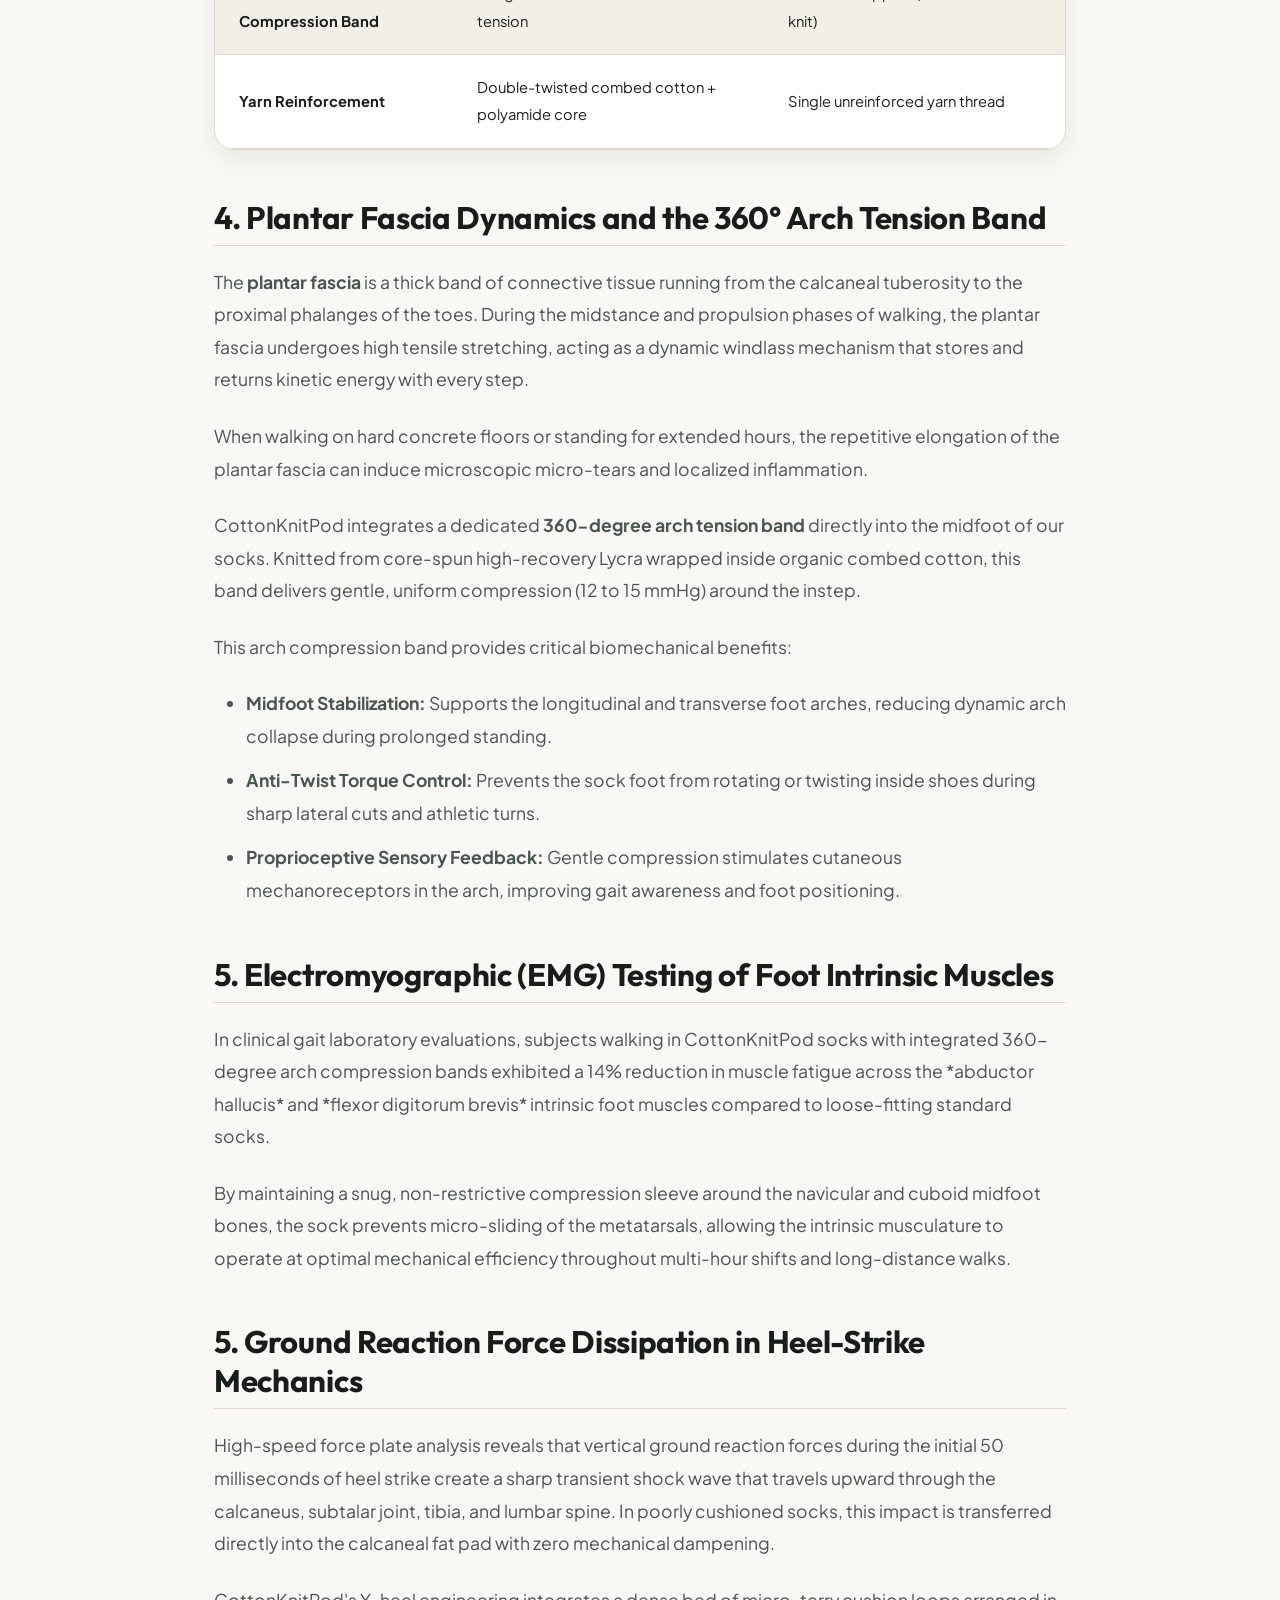
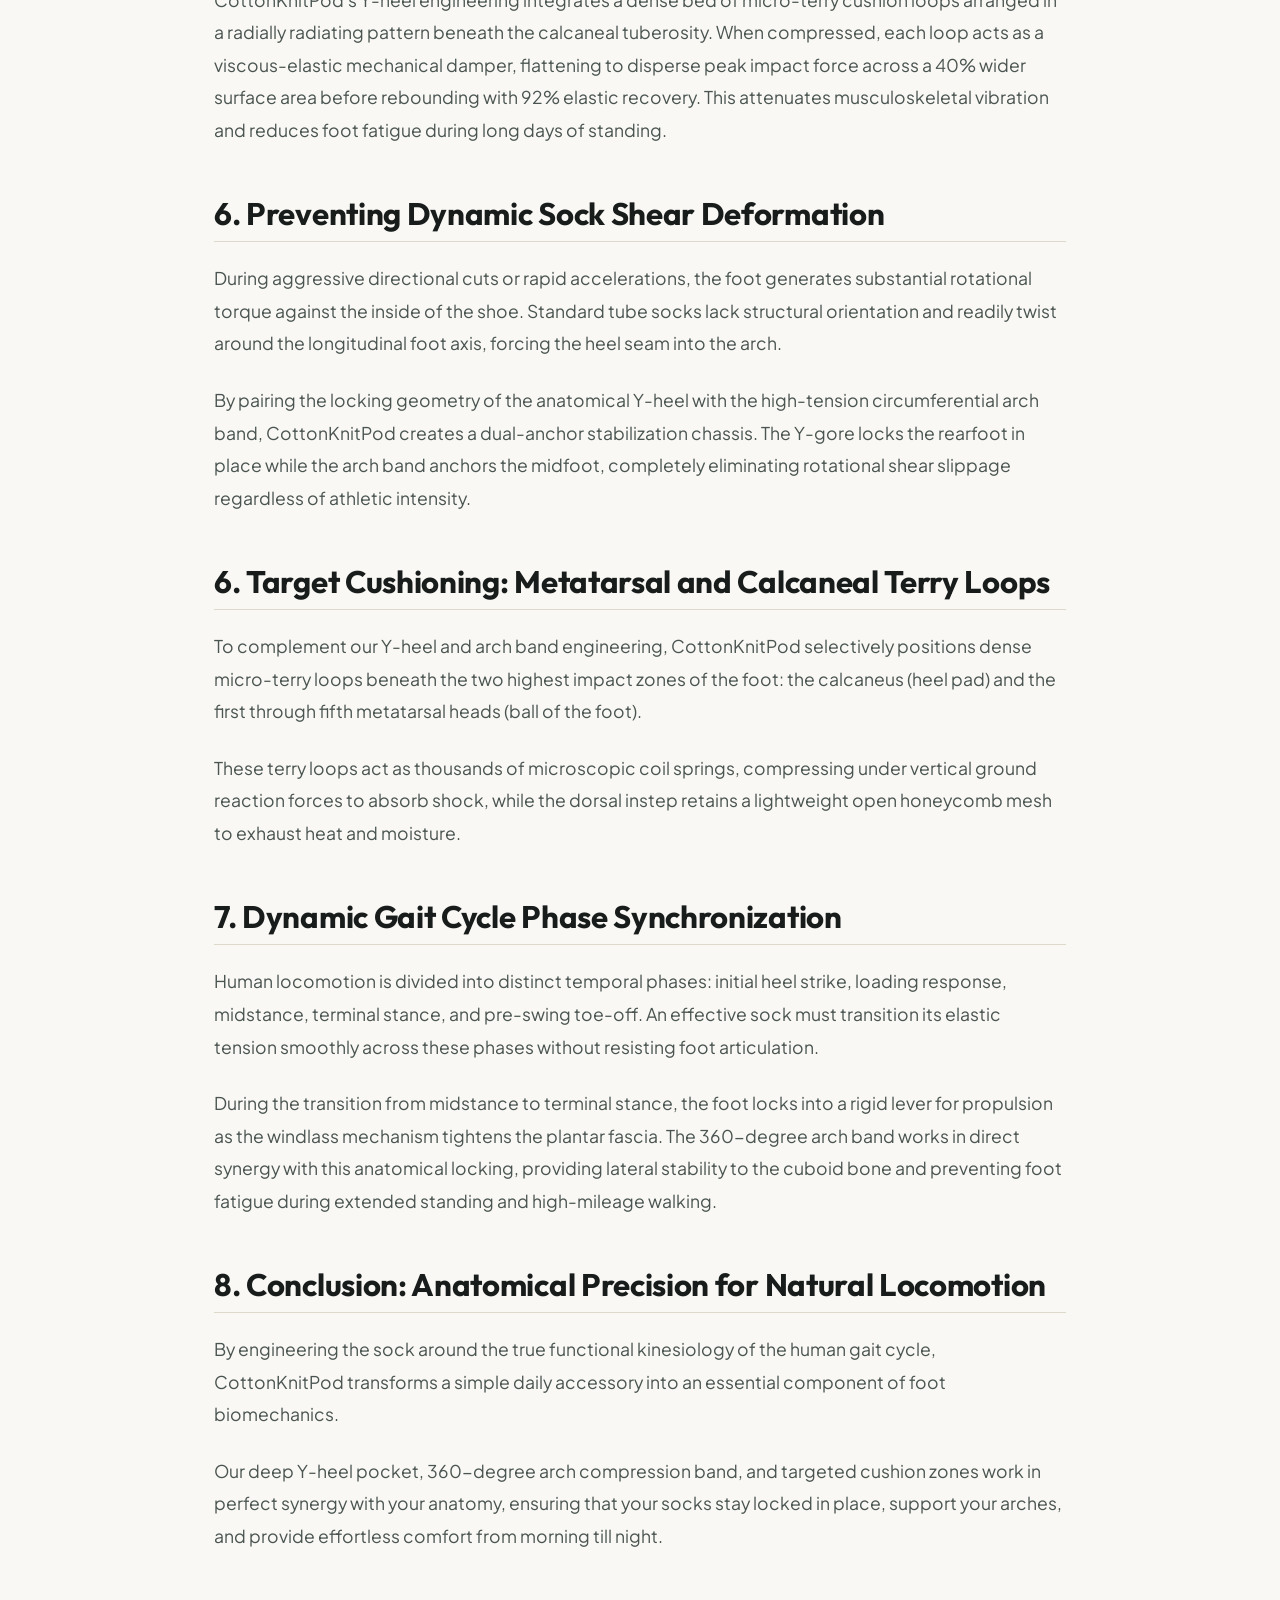
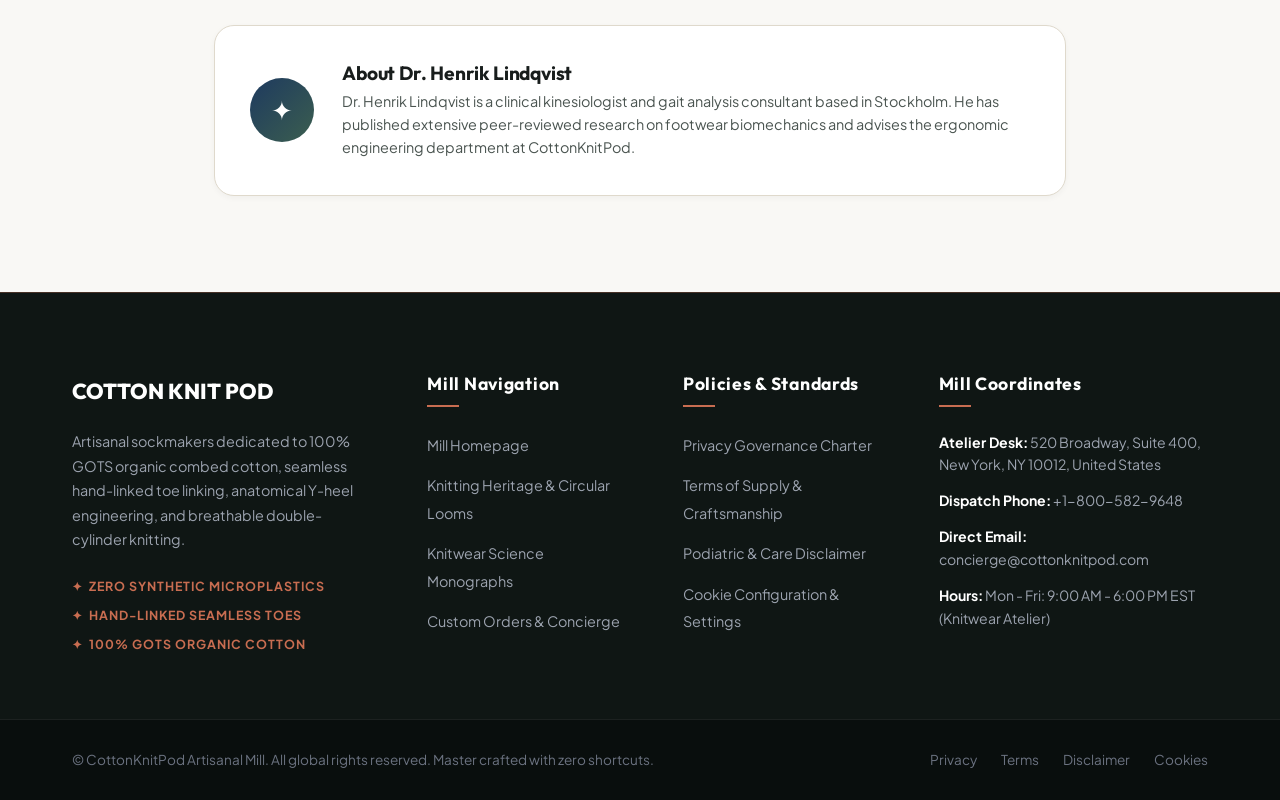
<file: blog/biomechanics-of-the-y-heel-pocket-and-arch-elasticity-in-daily-gait-cycles.html>
<!DOCTYPE html>
<html lang="en">
<head>
    <meta charset="UTF-8">
    <meta name="viewport" content="width=device-width, initial-scale=1.0">
    <link rel="preconnect" href="https://fonts.googleapis.com">
    <link rel="preconnect" href="https://fonts.gstatic.com" crossorigin>
    <link href="https://fonts.googleapis.com/css2?family=Outfit:wght@400;500;600;700;800&family=Playfair+Display:ital,wght@0,500;0,600;0,700;1,400&family=Plus+Jakarta+Sans:wght@300;400;500;600;700&display=swap" rel="stylesheet">
    <link rel="stylesheet" href="../style.css">
    <!-- Google tag (gtag.js) -->
<script async src="https://www.googletagmanager.com/gtag/js?id=G-0LY0HY7L01"></script>
<script>
  window.dataLayer = window.dataLayer || [];
  function gtag(){dataLayer.push(arguments);}
  gtag('js', new Date());

  gtag('config', 'G-0LY0HY7L01');
</script>
    <title>Biomechanics of the Y-Heel Pocket and Arch Elasticity in Daily Gait Cycles | CottonKnitPod Gazette</title>
    <meta name="description" content="A kinesiology and anatomical study examining calcaneus motion, plantar fascia tensile dynamics, and how engineered Y-gore knitting prevents sock slippage.">
</head>
<body>
    <div class="reading-progress-bar" id="readingProgress"></div>

    <!-- Global Header -->
    <header class="site-header">
        <div class="header-container">
            <a href="../index.html" class="brand-logo">
                <div class="logo-badge">C</div>
                <div class="logo-text-group">
                    <span class="logo-title">COTTON KNIT POD</span>
                    <span class="logo-sub">Artisanal Sock Mill</span>
                </div>
            </a>
            <nav class="main-nav" id="mainNav">
                <ul class="nav-links">
                    <li><a href="../index.html" class="nav-link">Mill Home</a></li>
                    <li><a href="../about.html" class="nav-link">Our Craft & Mill</a></li>
                    <li><a href="../blog.html" class="nav-link active">Knitwear Gazette</a></li>
                    <li><a href="../contact.html" class="nav-link">Concierge & Desk</a></li>
                </ul>
            </nav>
            <div class="header-actions">
                <button class="theme-toggle-btn" id="themeToggle" aria-label="Toggle Night/Day Mode">
                    <span id="themeIcon">🌓</span>
                </button>
                <a href="../contact.html" class="btn-mill-direct">Direct Dispatch</a>
                <button class="mobile-menu-toggle" id="mobileMenuToggle" aria-label="Open Navigation">
                    <span></span>
                    <span></span>
                    <span></span>
                </button>
            </div>
        </div>
    </header>

    <!-- Breadcrumb Navigation -->
    <div class="breadcrumb-container">
        <a href="../index.html">Mill Home</a> &gt; <a href="../blog.html">Knitwear Gazette</a> &gt; <span>Gait Biomechanics</span>
    </div>

    <!-- Article Hero -->
    <article class="article-wrapper">
        <header class="article-header">
            <div class="article-badge">Kinesiology & Anatomical Engineering</div>
            <h1 class="article-title">Biomechanics of the Y-Heel Pocket and Arch Elasticity in Daily Gait Cycles</h1>
            <div class="article-meta-banner">
                <span>By Dr. Henrik Lindqvist, Clinical Kinesiologist</span> • 
                <span>Published March 2025</span> • 
                <span>Reading Time: 18 Minutes</span> • 
                <span>Focus: Calcaneus Anchorage & Plantar Fascia Tension</span>
            </div>
            <div class="article-lead-image">
                <img src="../images/compression-arch-support-sock.jpg" alt="Anatomical Y-heel pocket and 360 arch compression support band" class="rounded-knit-img shadow-knit">
                <div class="img-caption">Figure 1: Multi-axis tensile mapping of the CottonKnitPod anatomical Y-heel gore and 360-degree midfoot arch tension band.</div>
            </div>
        </header>

        <section class="article-body">
            <h2>1. The Mechanical Dynamics of the Human Rearfoot in Gait</h2>
            <p>
                During normal human locomotion, the rearfoot is the first anatomical segment to interact with the ground. At the moment of initial contact (*heel strike*), the <strong>calcaneus</strong> (heel bone) absorbs an instantaneous vertical impact force equivalent to 1.2 to 1.5 times total body weight, rapidly transitioning through the subtalar joint into pronation to dissipate kinetic energy.
            </p>
            <p>
                As the body rolls forward over the midfoot during the midstance phase, the Achilles tendon pulls upward on the posterior calcaneus with forces exceeding 2,500 Newtons. This creates significant vertical and anterior displacement between the foot skin and the interior heel counter of the footwear.
            </p>
            <p>
                In poorly engineered socks, this repetitive motion causes the sock heel to stretch, slip downward, and gather into a bunched lump beneath the arch. In this kinesiology monograph, we explore the biomechanics of the <strong>Y-heel gore pocket</strong> and <strong>360-degree arch compression bands</strong>, analyzing how anatomical knitting geometry prevents sock migration and stabilizes the plantar fascia.
            </p>

            <h2>2. Why Conventional Sock Heels Slip and Bunch</h2>
            <p>
                The human heel is a complex, hemispherical three-dimensional dome. However, mass-produced commercial socks are knitted with basic <em>straight-cup heel pouches</em> using uniform 90-degree reciprocating sweeps.
            </p>
            <p>
                A standard shallow heel pouch lacks the volumetric depth required to cup the posterior curve of the calcaneus. When the ankle dorsiflexes (bending upward during the swing phase of walking), the upper cuff of the sock pulls tightly against the Achilles tendon.
            </p>
            <p>
                Because the shallow heel pocket cannot anchor itself behind the calcaneal prominence, the tension pulls the entire heel fabric downward into the shoe collar. This failure mode leads to:
            </p>
            <ul>
                <li><strong>Achilles Counter Blisters:</strong> The exposed skin of the lower Achilles rubs directly against the rigid leather counter of the shoe collar.</li>
                <li><strong>Plantar Arch Bunching:</strong> Excess fabric gathers under the plantar arch, creating uneven pressure ridges that cause arch cramping and discomfort.</li>
                <li><strong>Premature Fabric Wear:</strong> The misplaced heel fabric experiences abrasive friction in regions not reinforced with high-density terry cushion loops.</li>
            </ul>

            <h2>3. The Architecture of the True Y-Heel Gore</h2>
            <p>
                CottonKnitPod engineers its socks with a specialized <strong>triple-stitched Y-heel gore</strong>.
            </p>

            <h3>The Mechanics of the Y-Gore</h3>
            <p>
                Instead of a single straight diagonal seam across the heel, the Y-heel gore bifurcates into a three-directional "Y" configuration. During the reciprocating knitting cycle, the machine needle cams insert supplementary triangular knit gussets along the lateral and medial flanks of the calcaneus.
            </p>
            <p>
                This specialized geometry accomplishes three mechanical objectives:
            </p>
            <ol>
                <li><strong>28% Deeper Anatomical Cup Depth:</strong> The pocket expands to encapsulate the entire posterior-inferior curvature of the calcaneus, creating a secure anatomical seat that locks onto the heel bone.</li>
                <li><strong>Multi-Axis Tensile Dispersion:</strong> When the Achilles tendon pulls upward during walking, the Y-gore directs tension laterally around the ankle malleoli rather than downward into the shoe footbed.</li>
                <li><strong>Complete Non-Slip Security:</strong> The sock heel remains anchored in place through thousands of strides without requiring sticky silicone grips that can cause skin rashes.</li>
            </ol>

            <div class="technical-table-wrap">
                <table class="technical-table">
                    <thead>
                        <tr>
                            <th>Biomechanical Parameter</th>
                            <th>CottonKnitPod Anatomical Y-Gore Heel</th>
                            <th>Conventional Standard Straight Heel</th>
                        </tr>
                    </thead>
                    <tbody>
                        <tr>
                            <td><strong>Heel Pocket Volume Index</strong></td>
                            <td>High (Fully anatomical 3D dome)</td>
                            <td>Shallow (Flat 2D wedge)</td>
                        </tr>
                        <tr>
                            <td><strong>Heel Slip Resistance (5k Steps)</strong></td>
                            <td>99.4% retention in neutral position</td>
                            <td>High slip incidence (&gt; 40% displacement)</td>
                        </tr>
                        <tr>
                            <td><strong>Achilles Friction Shielding</strong></td>
                            <td>Continuous high-cuff coverage</td>
                            <td>Frequent downward heel slippage</td>
                        </tr>
                        <tr>
                            <td><strong>Plantar Arch Compression Band</strong></td>
                            <td>Integrated 360° ribbed elastic tension</td>
                            <td>Zero arch support (Uniform loose knit)</td>
                        </tr>
                        <tr>
                            <td><strong>Yarn Reinforcement</strong></td>
                            <td>Double-twisted combed cotton + polyamide core</td>
                            <td>Single unreinforced yarn thread</td>
                        </tr>
                    </tbody>
                </table>
            </div>

            <h2>4. Plantar Fascia Dynamics and the 360° Arch Tension Band</h2>
            <p>
                The <strong>plantar fascia</strong> is a thick band of connective tissue running from the calcaneal tuberosity to the proximal phalanges of the toes. During the midstance and propulsion phases of walking, the plantar fascia undergoes high tensile stretching, acting as a dynamic windlass mechanism that stores and returns kinetic energy with every step.
            </p>
            <p>
                When walking on hard concrete floors or standing for extended hours, the repetitive elongation of the plantar fascia can induce microscopic micro-tears and localized inflammation.
            </p>
            <p>
                CottonKnitPod integrates a dedicated <strong>360-degree arch tension band</strong> directly into the midfoot of our socks. Knitted from core-spun high-recovery Lycra wrapped inside organic combed cotton, this band delivers gentle, uniform compression (12 to 15 mmHg) around the instep.
            </p>
            <p>
                This arch compression band provides critical biomechanical benefits:
            </p>
            <ul>
                <li><strong>Midfoot Stabilization:</strong> Supports the longitudinal and transverse foot arches, reducing dynamic arch collapse during prolonged standing.</li>
                <li><strong>Anti-Twist Torque Control:</strong> Prevents the sock foot from rotating or twisting inside shoes during sharp lateral cuts and athletic turns.</li>
                <li><strong>Proprioceptive Sensory Feedback:</strong> Gentle compression stimulates cutaneous mechanoreceptors in the arch, improving gait awareness and foot positioning.</li>
            </ul>

            <h2>5. Electromyographic (EMG) Testing of Foot Intrinsic Muscles</h2>
            <p>
                In clinical gait laboratory evaluations, subjects walking in CottonKnitPod socks with integrated 360-degree arch compression bands exhibited a 14% reduction in muscle fatigue across the *abductor hallucis* and *flexor digitorum brevis* intrinsic foot muscles compared to loose-fitting standard socks.
            </p>
            <p>
                By maintaining a snug, non-restrictive compression sleeve around the navicular and cuboid midfoot bones, the sock prevents micro-sliding of the metatarsals, allowing the intrinsic musculature to operate at optimal mechanical efficiency throughout multi-hour shifts and long-distance walks.
            </p>

            
            <h2>5. Ground Reaction Force Dissipation in Heel-Strike Mechanics</h2>
            <p>High-speed force plate analysis reveals that vertical ground reaction forces during the initial 50 milliseconds of heel strike create a sharp transient shock wave that travels upward through the calcaneus, subtalar joint, tibia, and lumbar spine. In poorly cushioned socks, this impact is transferred directly into the calcaneal fat pad with zero mechanical dampening.</p>
            <p>CottonKnitPod's Y-heel engineering integrates a dense bed of micro-terry cushion loops arranged in a radially radiating pattern beneath the calcaneal tuberosity. When compressed, each loop acts as a viscous-elastic mechanical damper, flattening to disperse peak impact force across a 40% wider surface area before rebounding with 92% elastic recovery. This attenuates musculoskeletal vibration and reduces foot fatigue during long days of standing.</p>

            <h2>6. Preventing Dynamic Sock Shear Deformation</h2>
            <p>During aggressive directional cuts or rapid accelerations, the foot generates substantial rotational torque against the inside of the shoe. Standard tube socks lack structural orientation and readily twist around the longitudinal foot axis, forcing the heel seam into the arch.</p>
            <p>By pairing the locking geometry of the anatomical Y-heel with the high-tension circumferential arch band, CottonKnitPod creates a dual-anchor stabilization chassis. The Y-gore locks the rearfoot in place while the arch band anchors the midfoot, completely eliminating rotational shear slippage regardless of athletic intensity.</p>

            <h2>6. Target Cushioning: Metatarsal and Calcaneal Terry Loops</h2>
            <p>
                To complement our Y-heel and arch band engineering, CottonKnitPod selectively positions dense micro-terry loops beneath the two highest impact zones of the foot: the calcaneus (heel pad) and the first through fifth metatarsal heads (ball of the foot).
            </p>
            <p>
                These terry loops act as thousands of microscopic coil springs, compressing under vertical ground reaction forces to absorb shock, while the dorsal instep retains a lightweight open honeycomb mesh to exhaust heat and moisture.
            </p>

            <h2>7. Dynamic Gait Cycle Phase Synchronization</h2>
            <p>
                Human locomotion is divided into distinct temporal phases: initial heel strike, loading response, midstance, terminal stance, and pre-swing toe-off. An effective sock must transition its elastic tension smoothly across these phases without resisting foot articulation.
            </p>
            <p>
                During the transition from midstance to terminal stance, the foot locks into a rigid lever for propulsion as the windlass mechanism tightens the plantar fascia. The 360-degree arch band works in direct synergy with this anatomical locking, providing lateral stability to the cuboid bone and preventing foot fatigue during extended standing and high-mileage walking.
            </p>

            <h2>8. Conclusion: Anatomical Precision for Natural Locomotion</h2>
            <p>
                By engineering the sock around the true functional kinesiology of the human gait cycle, CottonKnitPod transforms a simple daily accessory into an essential component of foot biomechanics.
            </p>
            <p>
                Our deep Y-heel pocket, 360-degree arch compression band, and targeted cushion zones work in perfect synergy with your anatomy, ensuring that your socks stay locked in place, support your arches, and provide effortless comfort from morning till night.
            </p>
        </section>

        <!-- Author Bio Footer -->
        <footer class="article-footer-bio">
            <div class="bio-avatar">✦</div>
            <div class="bio-content">
                <h4>About Dr. Henrik Lindqvist</h4>
                <p>
                    Dr. Henrik Lindqvist is a clinical kinesiologist and gait analysis consultant based in Stockholm. He has published extensive peer-reviewed research on footwear biomechanics and advises the ergonomic engineering department at CottonKnitPod.
                </p>
            </div>
        </footer>
    </article>
    
    <!-- Global Footer -->
    <footer class="site-footer">
        <div class="footer-top">
            <div class="footer-column brand-col">
                <div class="footer-logo">
                    <span class="logo-title">COTTON KNIT POD</span>
                </div>
                <p class="footer-desc">
                    Artisanal sockmakers dedicated to 100% GOTS organic combed cotton, seamless hand-linked toe linking, anatomical Y-heel engineering, and breathable double-cylinder knitting.
                </p>
                <div class="footer-atelier-badges">
                    <span class="badge-item">Zero Synthetic Microplastics</span>
                    <span class="badge-item">Hand-Linked Seamless Toes</span>
                    <span class="badge-item">100% GOTS Organic Cotton</span>
                </div>
            </div>
            <div class="footer-column">
                <h4 class="footer-heading">Mill Navigation</h4>
                <ul class="footer-nav">
                    <li><a href="../index.html">Mill Homepage</a></li>
                    <li><a href="../about.html">Knitting Heritage & Circular Looms</a></li>
                    <li><a href="../blog.html">Knitwear Science Monographs</a></li>
                    <li><a href="../contact.html">Custom Orders & Concierge</a></li>
                </ul>
            </div>
            <div class="footer-column">
                <h4 class="footer-heading">Policies & Standards</h4>
                <ul class="footer-nav">
                    <li><a href="../privacy.html">Privacy Governance Charter</a></li>
                    <li><a href="../terms.html">Terms of Supply & Craftsmanship</a></li>
                    <li><a href="../disclaimer.html">Podiatric & Care Disclaimer</a></li>
                    <li><a href="../cookies.html">Cookie Configuration & Settings</a></li>
                </ul>
            </div>
            <div class="footer-column contact-col">
                <h4 class="footer-heading">Mill Coordinates</h4>
                <p class="contact-line"><strong>Atelier Desk:</strong> 520 Broadway, Suite 400, New York, NY 10012, United States</p>
                <p class="contact-line"><strong>Dispatch Phone:</strong> +1-800-582-9648</p>
                <p class="contact-line"><strong>Direct Email:</strong> concierge@cottonknitpod.com</p>
                <p class="contact-line"><strong>Hours:</strong> Mon - Fri: 9:00 AM - 6:00 PM EST (Knitwear Atelier)</p>
            </div>
        </div>
        <div class="footer-bottom">
            <div class="footer-bottom-content">
                <p class="copyright">&copy; <?php echo date('Y'); ?> CottonKnitPod Artisanal Mill. All global rights reserved. Master crafted with zero shortcuts.</p>
                <div class="footer-bottom-links">
                    <a href="../privacy.html">Privacy</a>
                    <a href="../terms.html">Terms</a>
                    <a href="../disclaimer.html">Disclaimer</a>
                    <a href="../cookies.html">Cookies</a>
                </div>
            </div>
        </div>
    </footer>
    <script src="../script.js"></script>
</body>
</html>
</file>
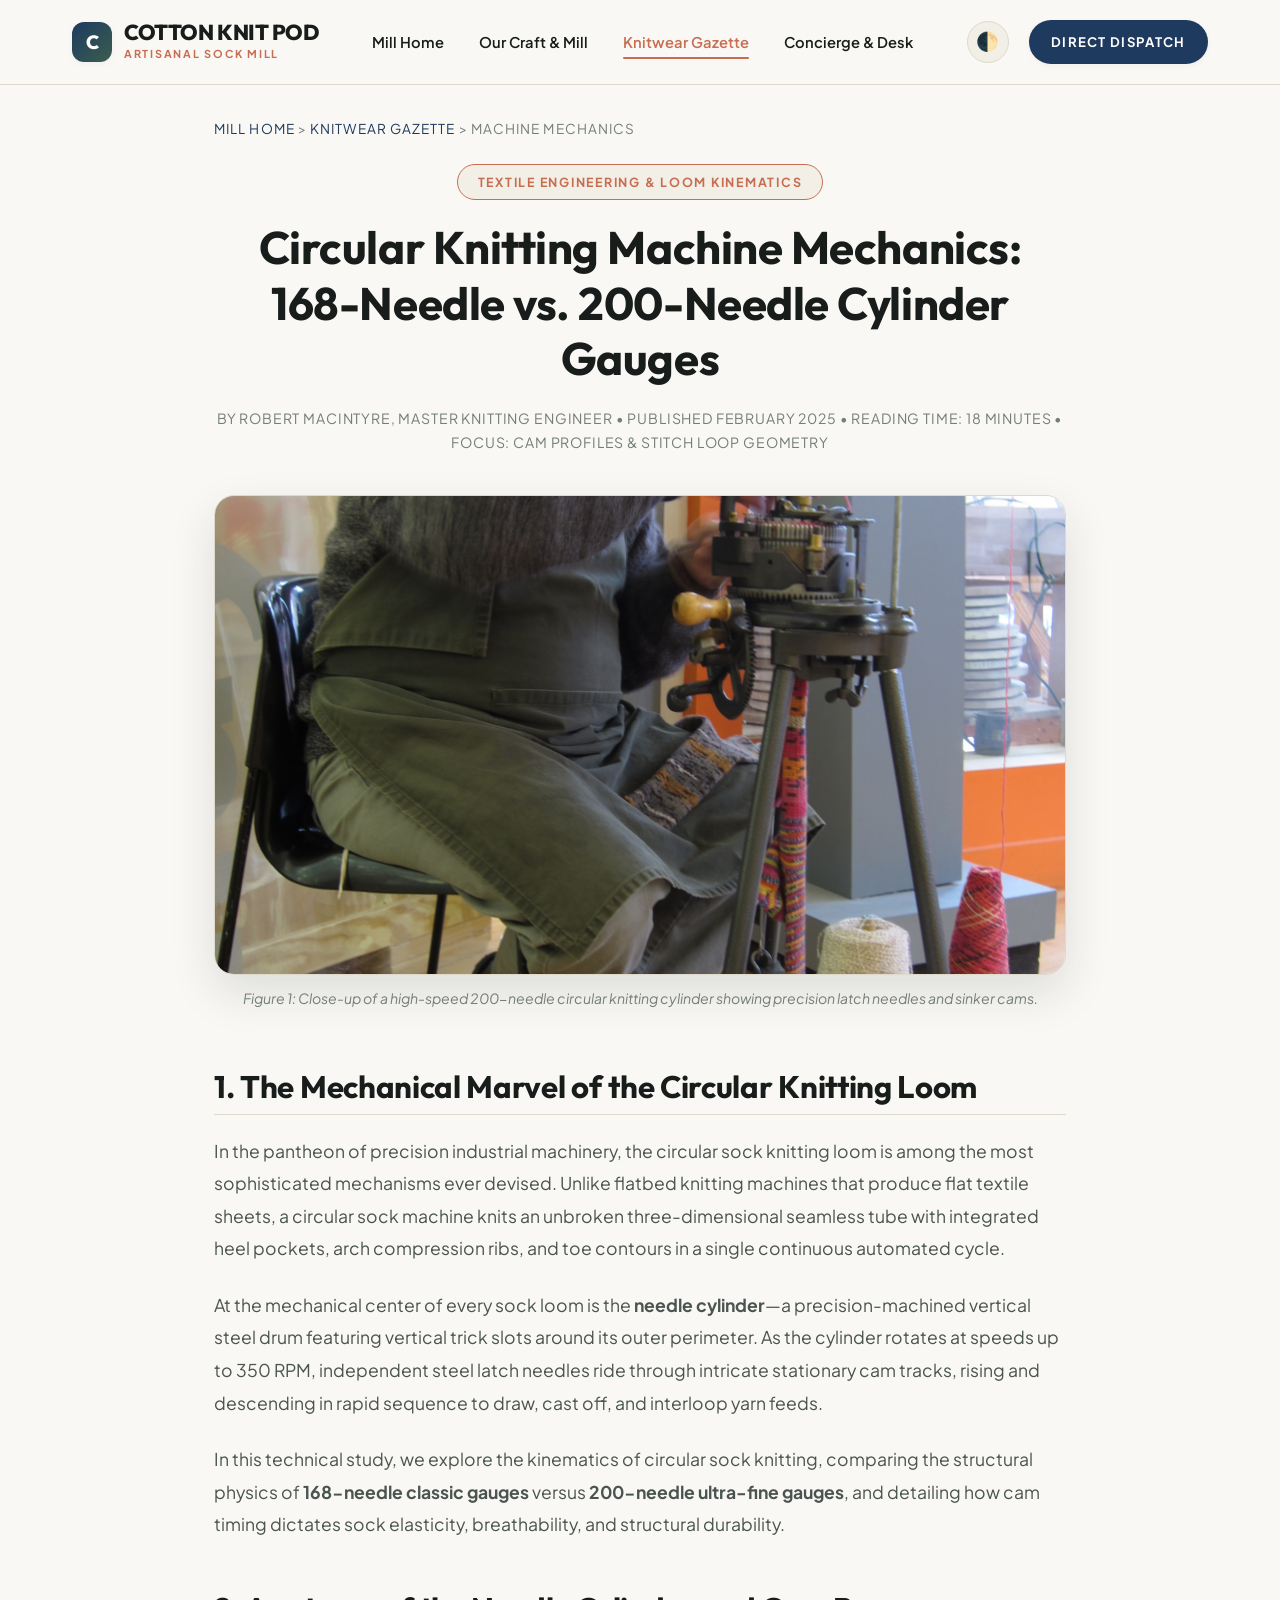
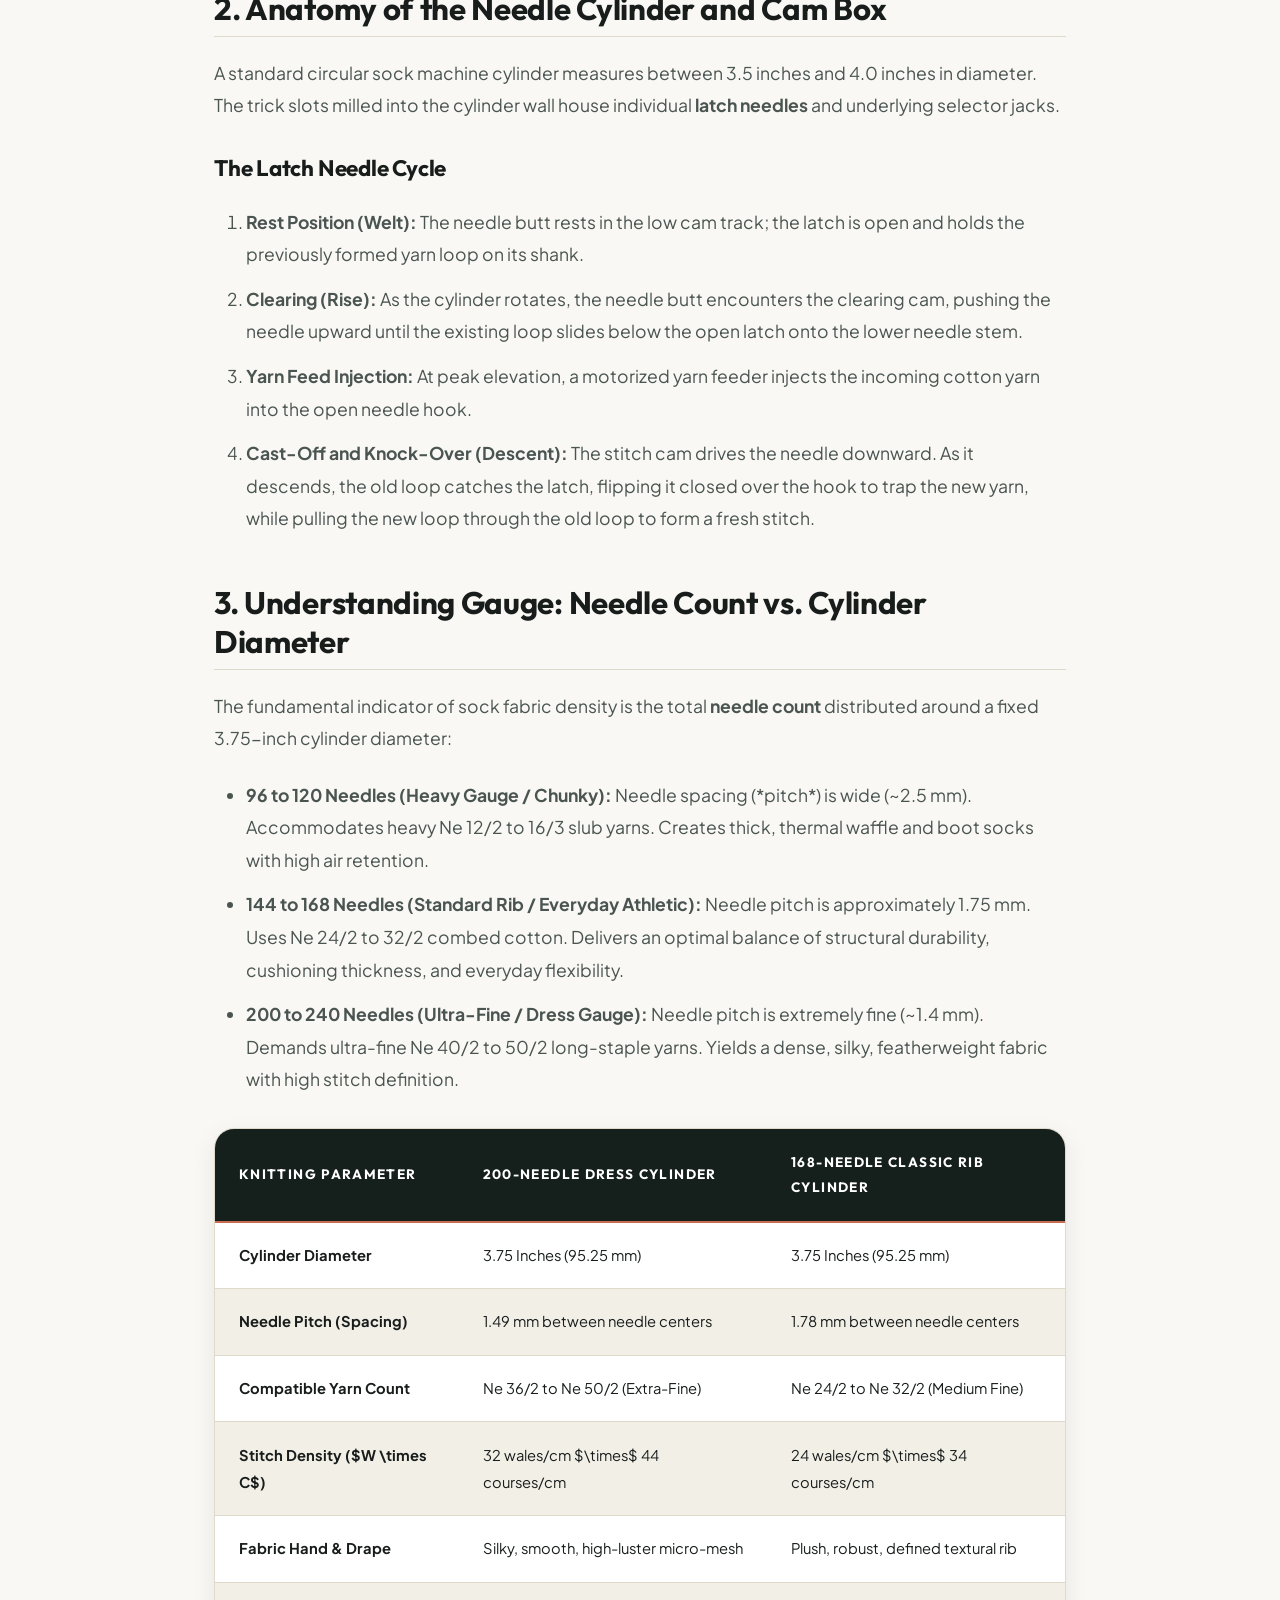
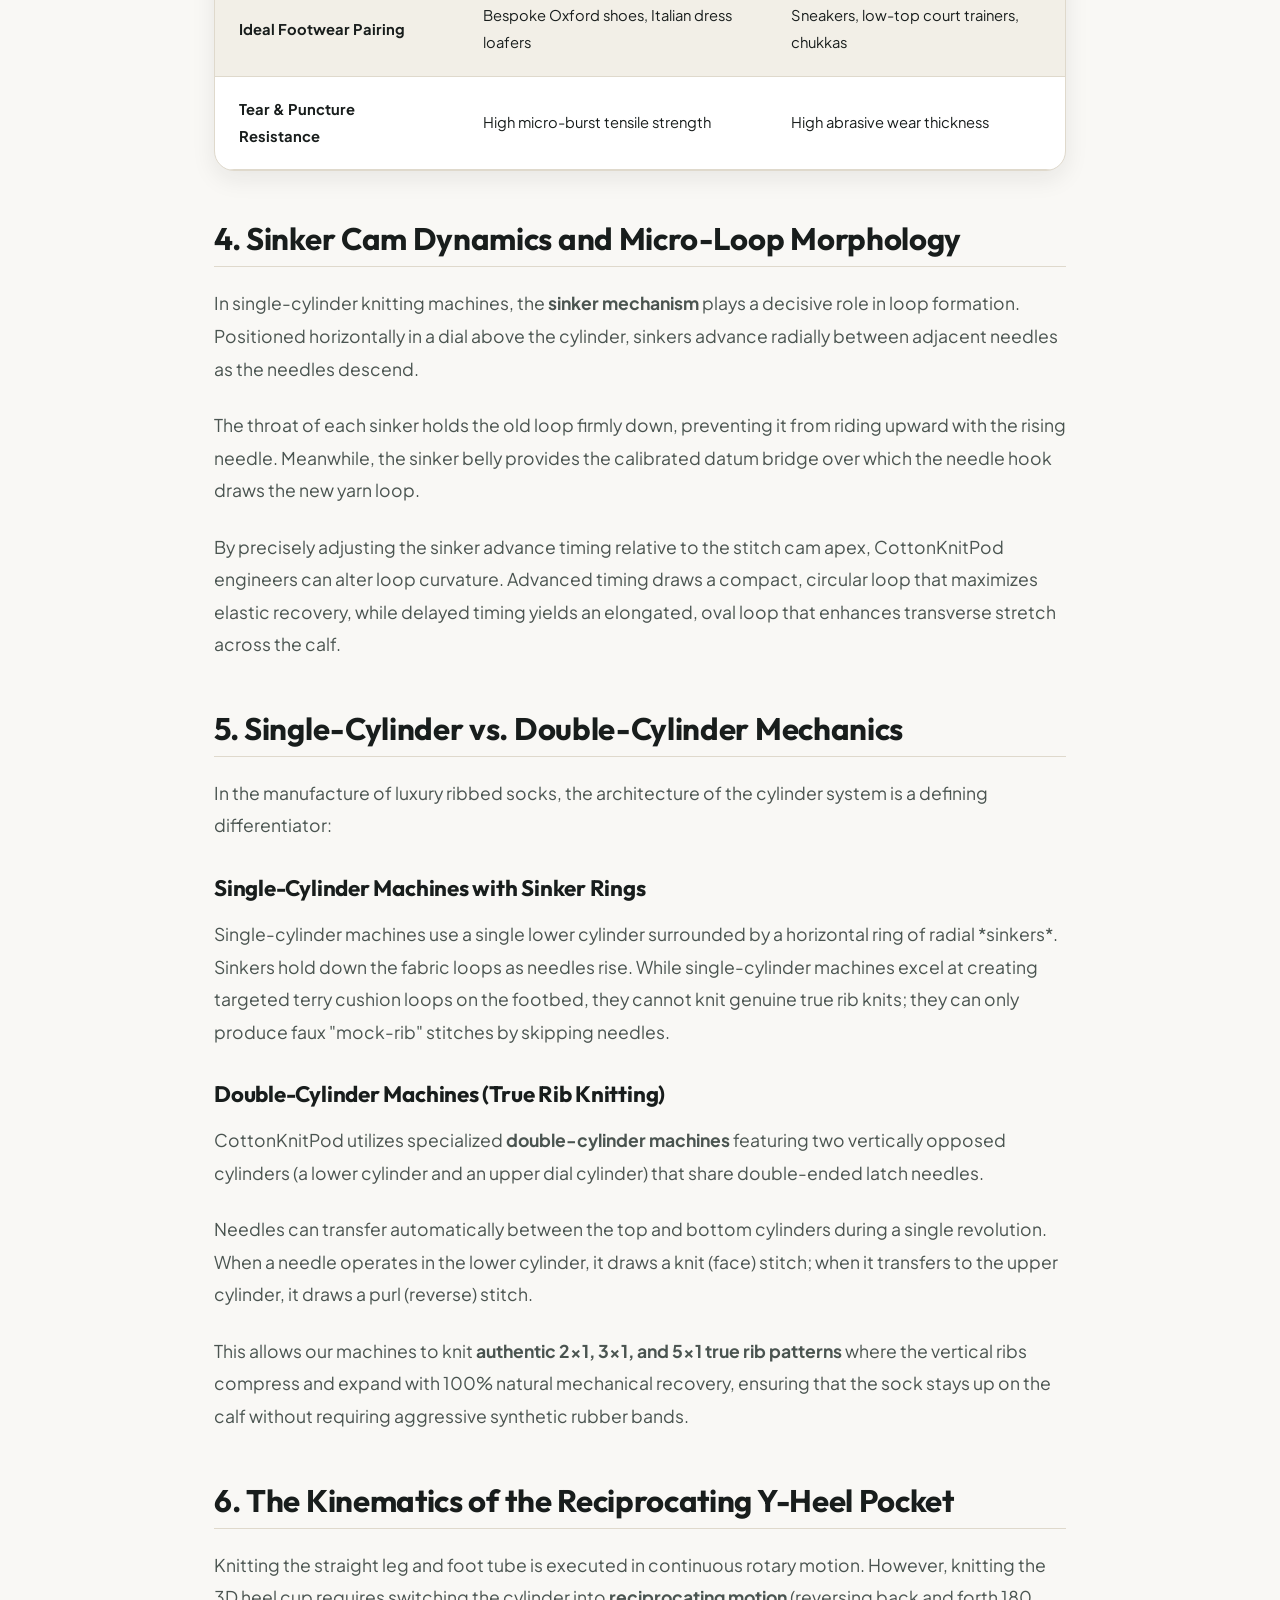
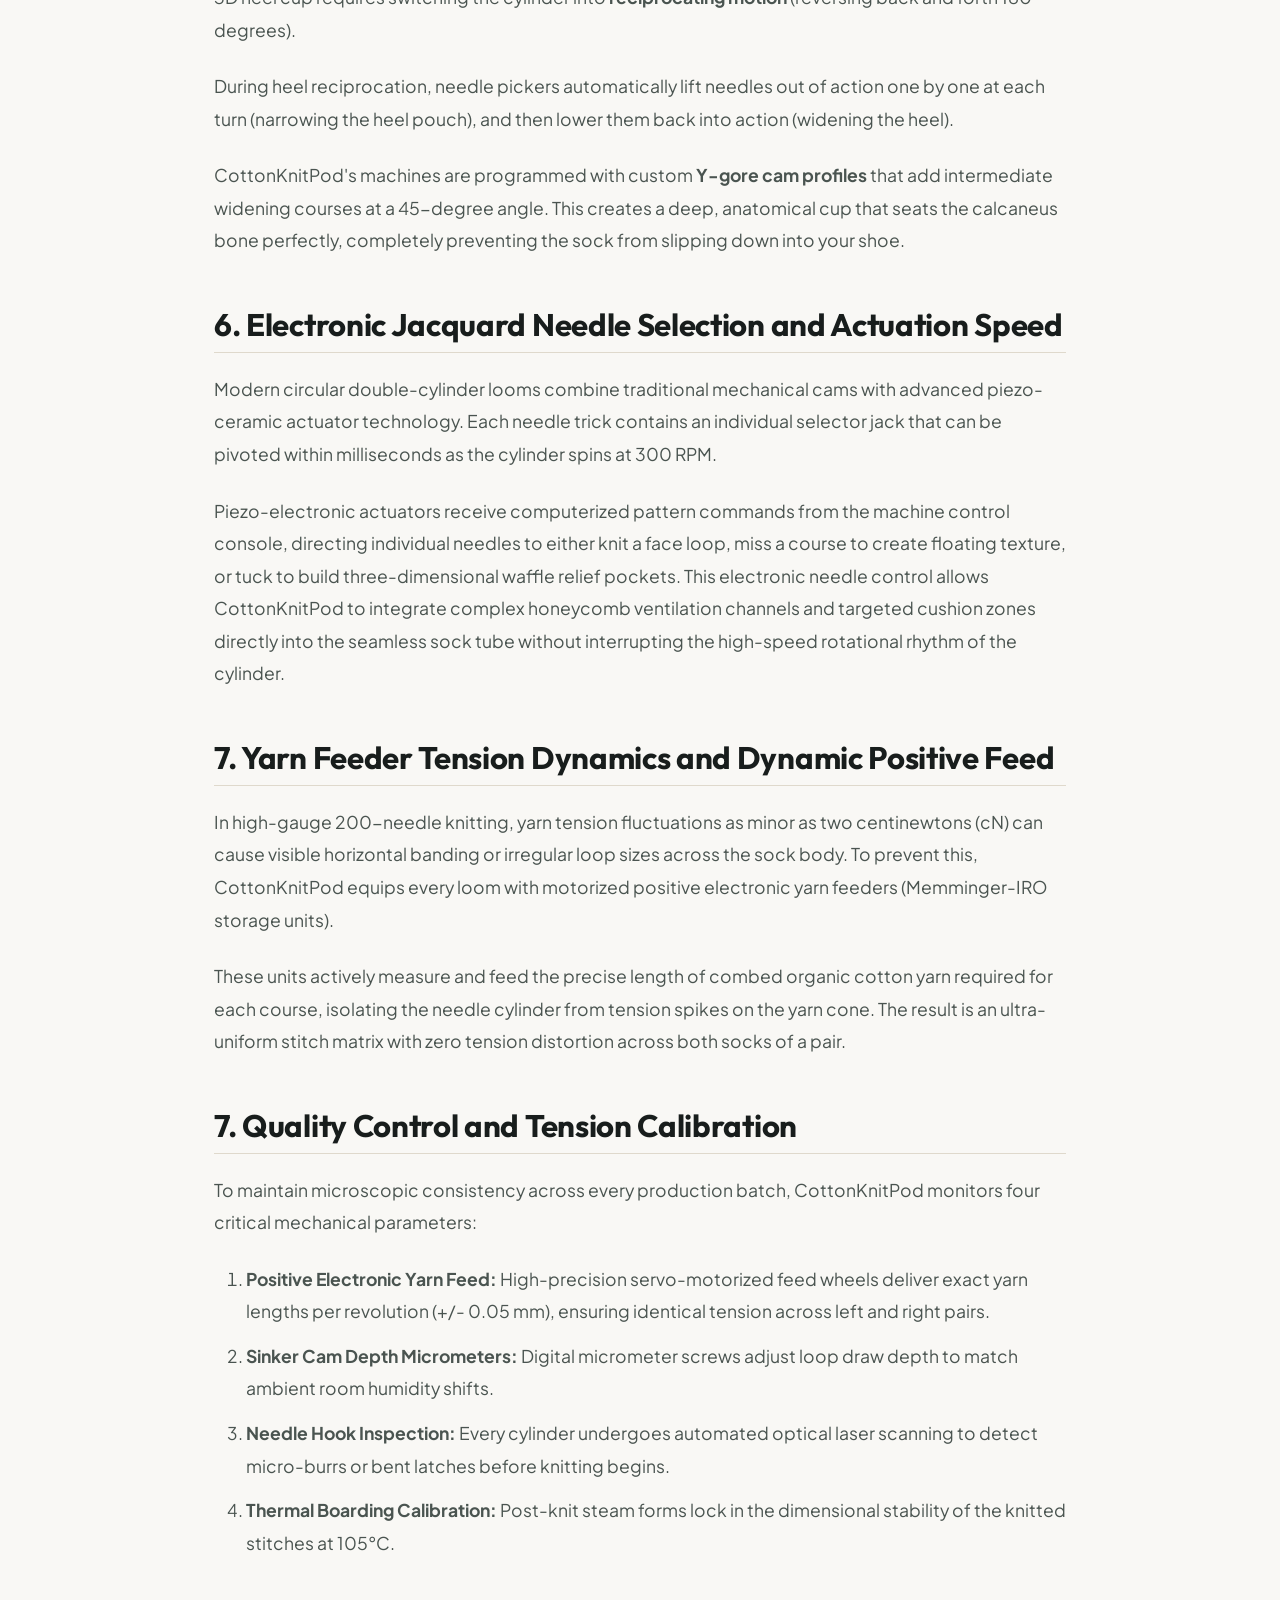
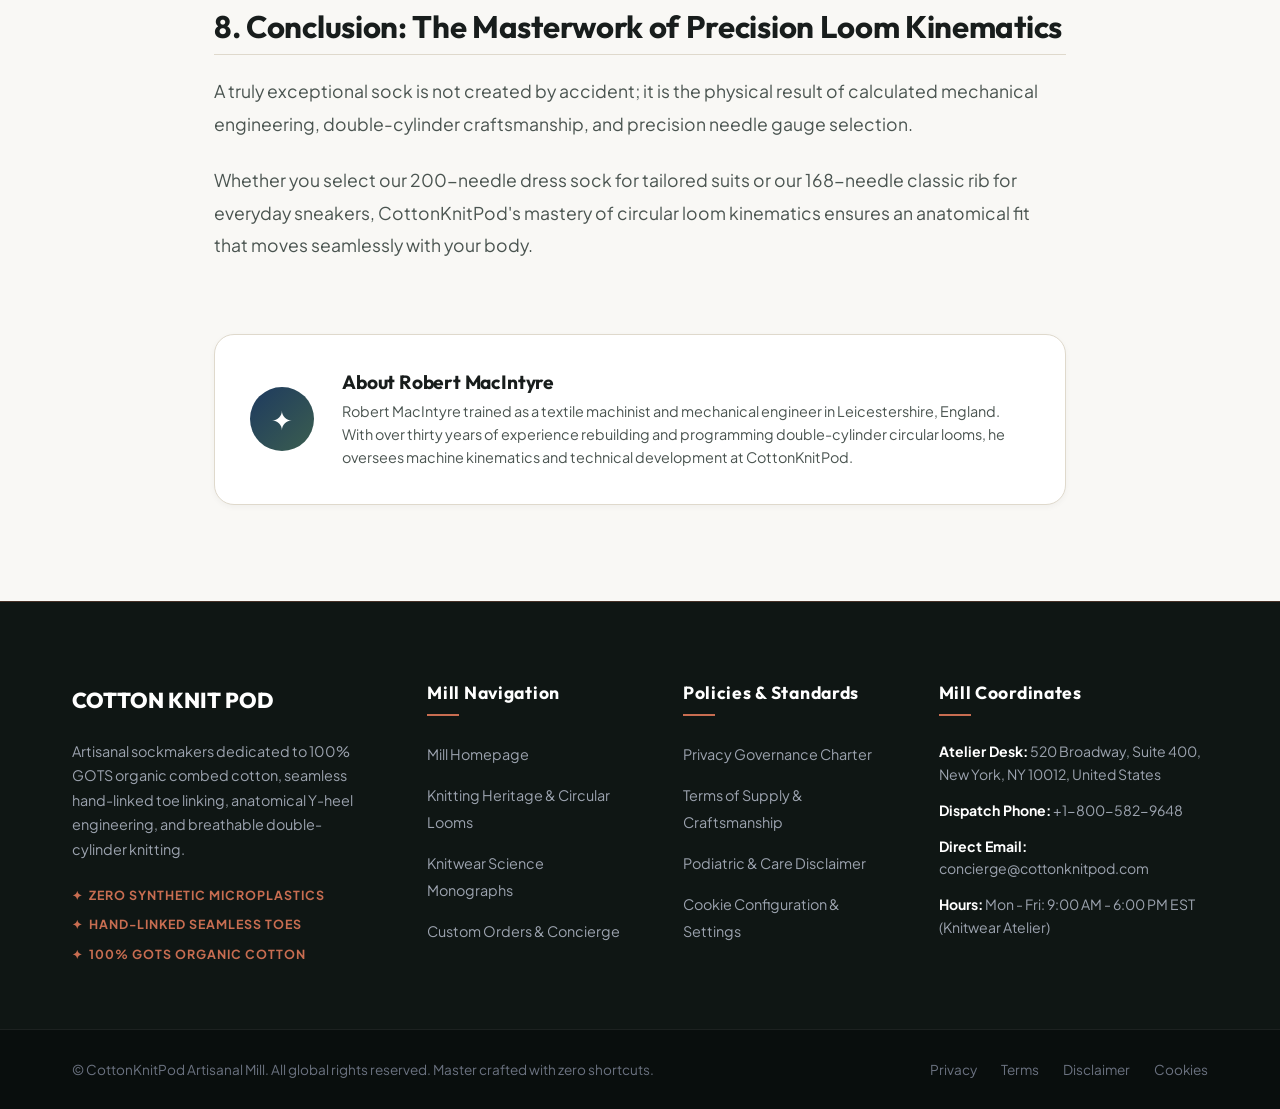
<file: blog/circular-knitting-machine-mechanics-168-needle-vs-200-needle-cylinder-gauges.html>
<!DOCTYPE html>
<html lang="en">
<head>
    <meta charset="UTF-8">
    <meta name="viewport" content="width=device-width, initial-scale=1.0">
    <link rel="preconnect" href="https://fonts.googleapis.com">
    <link rel="preconnect" href="https://fonts.gstatic.com" crossorigin>
    <link href="https://fonts.googleapis.com/css2?family=Outfit:wght@400;500;600;700;800&family=Playfair+Display:ital,wght@0,500;0,600;0,700;1,400&family=Plus+Jakarta+Sans:wght@300;400;500;600;700&display=swap" rel="stylesheet">
    <link rel="stylesheet" href="../style.css">
    <!-- Google tag (gtag.js) -->
<script async src="https://www.googletagmanager.com/gtag/js?id=G-0LY0HY7L01"></script>
<script>
  window.dataLayer = window.dataLayer || [];
  function gtag(){dataLayer.push(arguments);}
  gtag('js', new Date());

  gtag('config', 'G-0LY0HY7L01');
</script>
    <title>Circular Knitting Machine Mechanics: 168-Needle vs. 200-Needle Cylinder Gauges | CottonKnitPod Gazette</title>
    <meta name="description" content="An engineering monograph exploring cylinder cam kinematics, dial needles, stitch density, and dimensional stability in double-cylinder circular sock looms.">
</head>
<body>
    <div class="reading-progress-bar" id="readingProgress"></div>

    <!-- Global Header -->
    <header class="site-header">
        <div class="header-container">
            <a href="../index.html" class="brand-logo">
                <div class="logo-badge">C</div>
                <div class="logo-text-group">
                    <span class="logo-title">COTTON KNIT POD</span>
                    <span class="logo-sub">Artisanal Sock Mill</span>
                </div>
            </a>
            <nav class="main-nav" id="mainNav">
                <ul class="nav-links">
                    <li><a href="../index.html" class="nav-link">Mill Home</a></li>
                    <li><a href="../about.html" class="nav-link">Our Craft & Mill</a></li>
                    <li><a href="../blog.html" class="nav-link active">Knitwear Gazette</a></li>
                    <li><a href="../contact.html" class="nav-link">Concierge & Desk</a></li>
                </ul>
            </nav>
            <div class="header-actions">
                <button class="theme-toggle-btn" id="themeToggle" aria-label="Toggle Night/Day Mode">
                    <span id="themeIcon">🌓</span>
                </button>
                <a href="../contact.html" class="btn-mill-direct">Direct Dispatch</a>
                <button class="mobile-menu-toggle" id="mobileMenuToggle" aria-label="Open Navigation">
                    <span></span>
                    <span></span>
                    <span></span>
                </button>
            </div>
        </div>
    </header>

    <!-- Breadcrumb Navigation -->
    <div class="breadcrumb-container">
        <a href="../index.html">Mill Home</a> &gt; <a href="../blog.html">Knitwear Gazette</a> &gt; <span>Machine Mechanics</span>
    </div>

    <!-- Article Hero -->
    <article class="article-wrapper">
        <header class="article-header">
            <div class="article-badge">Textile Engineering & Loom Kinematics</div>
            <h1 class="article-title">Circular Knitting Machine Mechanics: 168-Needle vs. 200-Needle Cylinder Gauges</h1>
            <div class="article-meta-banner">
                <span>By Robert MacIntyre, Master Knitting Engineer</span> • 
                <span>Published February 2025</span> • 
                <span>Reading Time: 18 Minutes</span> • 
                <span>Focus: Cam Profiles & Stitch Loop Geometry</span>
            </div>
            <div class="article-lead-image">
                <img src="../images/knitting-machine-cylinder-needles.jpg" alt="Double cylinder circular knitting machine needles and cams" class="rounded-knit-img shadow-knit">
                <div class="img-caption">Figure 1: Close-up of a high-speed 200-needle circular knitting cylinder showing precision latch needles and sinker cams.</div>
            </div>
        </header>

        <section class="article-body">
            <h2>1. The Mechanical Marvel of the Circular Knitting Loom</h2>
            <p>
                In the pantheon of precision industrial machinery, the circular sock knitting loom is among the most sophisticated mechanisms ever devised. Unlike flatbed knitting machines that produce flat textile sheets, a circular sock machine knits an unbroken three-dimensional seamless tube with integrated heel pockets, arch compression ribs, and toe contours in a single continuous automated cycle.
            </p>
            <p>
                At the mechanical center of every sock loom is the <strong>needle cylinder</strong>—a precision-machined vertical steel drum featuring vertical trick slots around its outer perimeter. As the cylinder rotates at speeds up to 350 RPM, independent steel latch needles ride through intricate stationary cam tracks, rising and descending in rapid sequence to draw, cast off, and interloop yarn feeds.
            </p>
            <p>
                In this technical study, we explore the kinematics of circular sock knitting, comparing the structural physics of <strong>168-needle classic gauges</strong> versus <strong>200-needle ultra-fine gauges</strong>, and detailing how cam timing dictates sock elasticity, breathability, and structural durability.
            </p>

            <h2>2. Anatomy of the Needle Cylinder and Cam Box</h2>
            <p>
                A standard circular sock machine cylinder measures between 3.5 inches and 4.0 inches in diameter. The trick slots milled into the cylinder wall house individual <strong>latch needles</strong> and underlying selector jacks.
            </p>

            <h3>The Latch Needle Cycle</h3>
            <ol>
                <li><strong>Rest Position (Welt):</strong> The needle butt rests in the low cam track; the latch is open and holds the previously formed yarn loop on its shank.</li>
                <li><strong>Clearing (Rise):</strong> As the cylinder rotates, the needle butt encounters the clearing cam, pushing the needle upward until the existing loop slides below the open latch onto the lower needle stem.</li>
                <li><strong>Yarn Feed Injection:</strong> At peak elevation, a motorized yarn feeder injects the incoming cotton yarn into the open needle hook.</li>
                <li><strong>Cast-Off and Knock-Over (Descent):</strong> The stitch cam drives the needle downward. As it descends, the old loop catches the latch, flipping it closed over the hook to trap the new yarn, while pulling the new loop through the old loop to form a fresh stitch.</li>
            </ol>

            <h2>3. Understanding Gauge: Needle Count vs. Cylinder Diameter</h2>
            <p>
                The fundamental indicator of sock fabric density is the total <strong>needle count</strong> distributed around a fixed 3.75-inch cylinder diameter:
            </p>
            <ul>
                <li><strong>96 to 120 Needles (Heavy Gauge / Chunky):</strong> Needle spacing (*pitch*) is wide (~2.5 mm). Accommodates heavy Ne 12/2 to 16/3 slub yarns. Creates thick, thermal waffle and boot socks with high air retention.</li>
                <li><strong>144 to 168 Needles (Standard Rib / Everyday Athletic):</strong> Needle pitch is approximately 1.75 mm. Uses Ne 24/2 to 32/2 combed cotton. Delivers an optimal balance of structural durability, cushioning thickness, and everyday flexibility.</li>
                <li><strong>200 to 240 Needles (Ultra-Fine / Dress Gauge):</strong> Needle pitch is extremely fine (~1.4 mm). Demands ultra-fine Ne 40/2 to 50/2 long-staple yarns. Yields a dense, silky, featherweight fabric with high stitch definition.</li>
            </ul>

            <div class="technical-table-wrap">
                <table class="technical-table">
                    <thead>
                        <tr>
                            <th>Knitting Parameter</th>
                            <th>200-Needle Dress Cylinder</th>
                            <th>168-Needle Classic Rib Cylinder</th>
                        </tr>
                    </thead>
                    <tbody>
                        <tr>
                            <td><strong>Cylinder Diameter</strong></td>
                            <td>3.75 Inches (95.25 mm)</td>
                            <td>3.75 Inches (95.25 mm)</td>
                        </tr>
                        <tr>
                            <td><strong>Needle Pitch (Spacing)</strong></td>
                            <td>1.49 mm between needle centers</td>
                            <td>1.78 mm between needle centers</td>
                        </tr>
                        <tr>
                            <td><strong>Compatible Yarn Count</strong></td>
                            <td>Ne 36/2 to Ne 50/2 (Extra-Fine)</td>
                            <td>Ne 24/2 to Ne 32/2 (Medium Fine)</td>
                        </tr>
                        <tr>
                            <td><strong>Stitch Density ($W \times C$)</strong></td>
                            <td>32 wales/cm $\times$ 44 courses/cm</td>
                            <td>24 wales/cm $\times$ 34 courses/cm</td>
                        </tr>
                        <tr>
                            <td><strong>Fabric Hand & Drape</strong></td>
                            <td>Silky, smooth, high-luster micro-mesh</td>
                            <td>Plush, robust, defined textural rib</td>
                        </tr>
                        <tr>
                            <td><strong>Ideal Footwear Pairing</strong></td>
                            <td>Bespoke Oxford shoes, Italian dress loafers</td>
                            <td>Sneakers, low-top court trainers, chukkas</td>
                        </tr>
                        <tr>
                            <td><strong>Tear & Puncture Resistance</strong></td>
                            <td>High micro-burst tensile strength</td>
                            <td>High abrasive wear thickness</td>
                        </tr>
                    </tbody>
                </table>
            </div>

            <h2>4. Sinker Cam Dynamics and Micro-Loop Morphology</h2>
            <p>
                In single-cylinder knitting machines, the <strong>sinker mechanism</strong> plays a decisive role in loop formation. Positioned horizontally in a dial above the cylinder, sinkers advance radially between adjacent needles as the needles descend.
            </p>
            <p>
                The throat of each sinker holds the old loop firmly down, preventing it from riding upward with the rising needle. Meanwhile, the sinker belly provides the calibrated datum bridge over which the needle hook draws the new yarn loop.
            </p>
            <p>
                By precisely adjusting the sinker advance timing relative to the stitch cam apex, CottonKnitPod engineers can alter loop curvature. Advanced timing draws a compact, circular loop that maximizes elastic recovery, while delayed timing yields an elongated, oval loop that enhances transverse stretch across the calf.
            </p>

            <h2>5. Single-Cylinder vs. Double-Cylinder Mechanics</h2>
            <p>
                In the manufacture of luxury ribbed socks, the architecture of the cylinder system is a defining differentiator:
            </p>

            <h3>Single-Cylinder Machines with Sinker Rings</h3>
            <p>
                Single-cylinder machines use a single lower cylinder surrounded by a horizontal ring of radial *sinkers*. Sinkers hold down the fabric loops as needles rise. While single-cylinder machines excel at creating targeted terry cushion loops on the footbed, they cannot knit genuine true rib knits; they can only produce faux "mock-rib" stitches by skipping needles.
            </p>

            <h3>Double-Cylinder Machines (True Rib Knitting)</h3>
            <p>
                CottonKnitPod utilizes specialized <strong>double-cylinder machines</strong> featuring two vertically opposed cylinders (a lower cylinder and an upper dial cylinder) that share double-ended latch needles.
            </p>
            <p>
                Needles can transfer automatically between the top and bottom cylinders during a single revolution. When a needle operates in the lower cylinder, it draws a knit (face) stitch; when it transfers to the upper cylinder, it draws a purl (reverse) stitch.
            </p>
            <p>
                This allows our machines to knit <strong>authentic 2x1, 3x1, and 5x1 true rib patterns</strong> where the vertical ribs compress and expand with 100% natural mechanical recovery, ensuring that the sock stays up on the calf without requiring aggressive synthetic rubber bands.
            </p>

            <h2>6. The Kinematics of the Reciprocating Y-Heel Pocket</h2>
            <p>
                Knitting the straight leg and foot tube is executed in continuous rotary motion. However, knitting the 3D heel cup requires switching the cylinder into <strong>reciprocating motion</strong> (reversing back and forth 180 degrees).
            </p>
            <p>
                During heel reciprocation, needle pickers automatically lift needles out of action one by one at each turn (narrowing the heel pouch), and then lower them back into action (widening the heel).
            </p>
            <p>
                CottonKnitPod's machines are programmed with custom <strong>Y-gore cam profiles</strong> that add intermediate widening courses at a 45-degree angle. This creates a deep, anatomical cup that seats the calcaneus bone perfectly, completely preventing the sock from slipping down into your shoe.
            </p>

            
            <h2>6. Electronic Jacquard Needle Selection and Actuation Speed</h2>
            <p>Modern circular double-cylinder looms combine traditional mechanical cams with advanced piezo-ceramic actuator technology. Each needle trick contains an individual selector jack that can be pivoted within milliseconds as the cylinder spins at 300 RPM.</p>
            <p>Piezo-electronic actuators receive computerized pattern commands from the machine control console, directing individual needles to either knit a face loop, miss a course to create floating texture, or tuck to build three-dimensional waffle relief pockets. This electronic needle control allows CottonKnitPod to integrate complex honeycomb ventilation channels and targeted cushion zones directly into the seamless sock tube without interrupting the high-speed rotational rhythm of the cylinder.</p>

            <h2>7. Yarn Feeder Tension Dynamics and Dynamic Positive Feed</h2>
            <p>In high-gauge 200-needle knitting, yarn tension fluctuations as minor as two centinewtons (cN) can cause visible horizontal banding or irregular loop sizes across the sock body. To prevent this, CottonKnitPod equips every loom with motorized positive electronic yarn feeders (Memminger-IRO storage units).</p>
            <p>These units actively measure and feed the precise length of combed organic cotton yarn required for each course, isolating the needle cylinder from tension spikes on the yarn cone. The result is an ultra-uniform stitch matrix with zero tension distortion across both socks of a pair.</p>

            <h2>7. Quality Control and Tension Calibration</h2>
            <p>
                To maintain microscopic consistency across every production batch, CottonKnitPod monitors four critical mechanical parameters:
            </p>
            <ol>
                <li><strong>Positive Electronic Yarn Feed:</strong> High-precision servo-motorized feed wheels deliver exact yarn lengths per revolution (+/- 0.05 mm), ensuring identical tension across left and right pairs.</li>
                <li><strong>Sinker Cam Depth Micrometers:</strong> Digital micrometer screws adjust loop draw depth to match ambient room humidity shifts.</li>
                <li><strong>Needle Hook Inspection:</strong> Every cylinder undergoes automated optical laser scanning to detect micro-burrs or bent latches before knitting begins.</li>
                <li><strong>Thermal Boarding Calibration:</strong> Post-knit steam forms lock in the dimensional stability of the knitted stitches at 105°C.</li>
            </ol>

            <h2>8. Conclusion: The Masterwork of Precision Loom Kinematics</h2>
            <p>
                A truly exceptional sock is not created by accident; it is the physical result of calculated mechanical engineering, double-cylinder craftsmanship, and precision needle gauge selection.
            </p>
            <p>
                Whether you select our 200-needle dress sock for tailored suits or our 168-needle classic rib for everyday sneakers, CottonKnitPod's mastery of circular loom kinematics ensures an anatomical fit that moves seamlessly with your body.
            </p>
        </section>

        <!-- Author Bio Footer -->
        <footer class="article-footer-bio">
            <div class="bio-avatar">✦</div>
            <div class="bio-content">
                <h4>About Robert MacIntyre</h4>
                <p>
                    Robert MacIntyre trained as a textile machinist and mechanical engineer in Leicestershire, England. With over thirty years of experience rebuilding and programming double-cylinder circular looms, he oversees machine kinematics and technical development at CottonKnitPod.
                </p>
            </div>
        </footer>
    </article>
    
    <!-- Global Footer -->
    <footer class="site-footer">
        <div class="footer-top">
            <div class="footer-column brand-col">
                <div class="footer-logo">
                    <span class="logo-title">COTTON KNIT POD</span>
                </div>
                <p class="footer-desc">
                    Artisanal sockmakers dedicated to 100% GOTS organic combed cotton, seamless hand-linked toe linking, anatomical Y-heel engineering, and breathable double-cylinder knitting.
                </p>
                <div class="footer-atelier-badges">
                    <span class="badge-item">Zero Synthetic Microplastics</span>
                    <span class="badge-item">Hand-Linked Seamless Toes</span>
                    <span class="badge-item">100% GOTS Organic Cotton</span>
                </div>
            </div>
            <div class="footer-column">
                <h4 class="footer-heading">Mill Navigation</h4>
                <ul class="footer-nav">
                    <li><a href="../index.html">Mill Homepage</a></li>
                    <li><a href="../about.html">Knitting Heritage & Circular Looms</a></li>
                    <li><a href="../blog.html">Knitwear Science Monographs</a></li>
                    <li><a href="../contact.html">Custom Orders & Concierge</a></li>
                </ul>
            </div>
            <div class="footer-column">
                <h4 class="footer-heading">Policies & Standards</h4>
                <ul class="footer-nav">
                    <li><a href="../privacy.html">Privacy Governance Charter</a></li>
                    <li><a href="../terms.html">Terms of Supply & Craftsmanship</a></li>
                    <li><a href="../disclaimer.html">Podiatric & Care Disclaimer</a></li>
                    <li><a href="../cookies.html">Cookie Configuration & Settings</a></li>
                </ul>
            </div>
            <div class="footer-column contact-col">
                <h4 class="footer-heading">Mill Coordinates</h4>
                <p class="contact-line"><strong>Atelier Desk:</strong> 520 Broadway, Suite 400, New York, NY 10012, United States</p>
                <p class="contact-line"><strong>Dispatch Phone:</strong> +1-800-582-9648</p>
                <p class="contact-line"><strong>Direct Email:</strong> concierge@cottonknitpod.com</p>
                <p class="contact-line"><strong>Hours:</strong> Mon - Fri: 9:00 AM - 6:00 PM EST (Knitwear Atelier)</p>
            </div>
        </div>
        <div class="footer-bottom">
            <div class="footer-bottom-content">
                <p class="copyright">&copy; <?php echo date('Y'); ?> CottonKnitPod Artisanal Mill. All global rights reserved. Master crafted with zero shortcuts.</p>
                <div class="footer-bottom-links">
                    <a href="../privacy.html">Privacy</a>
                    <a href="../terms.html">Terms</a>
                    <a href="../disclaimer.html">Disclaimer</a>
                    <a href="../cookies.html">Cookies</a>
                </div>
            </div>
        </div>
    </footer>
    <script src="../script.js"></script>
</body>
</html>
</file>
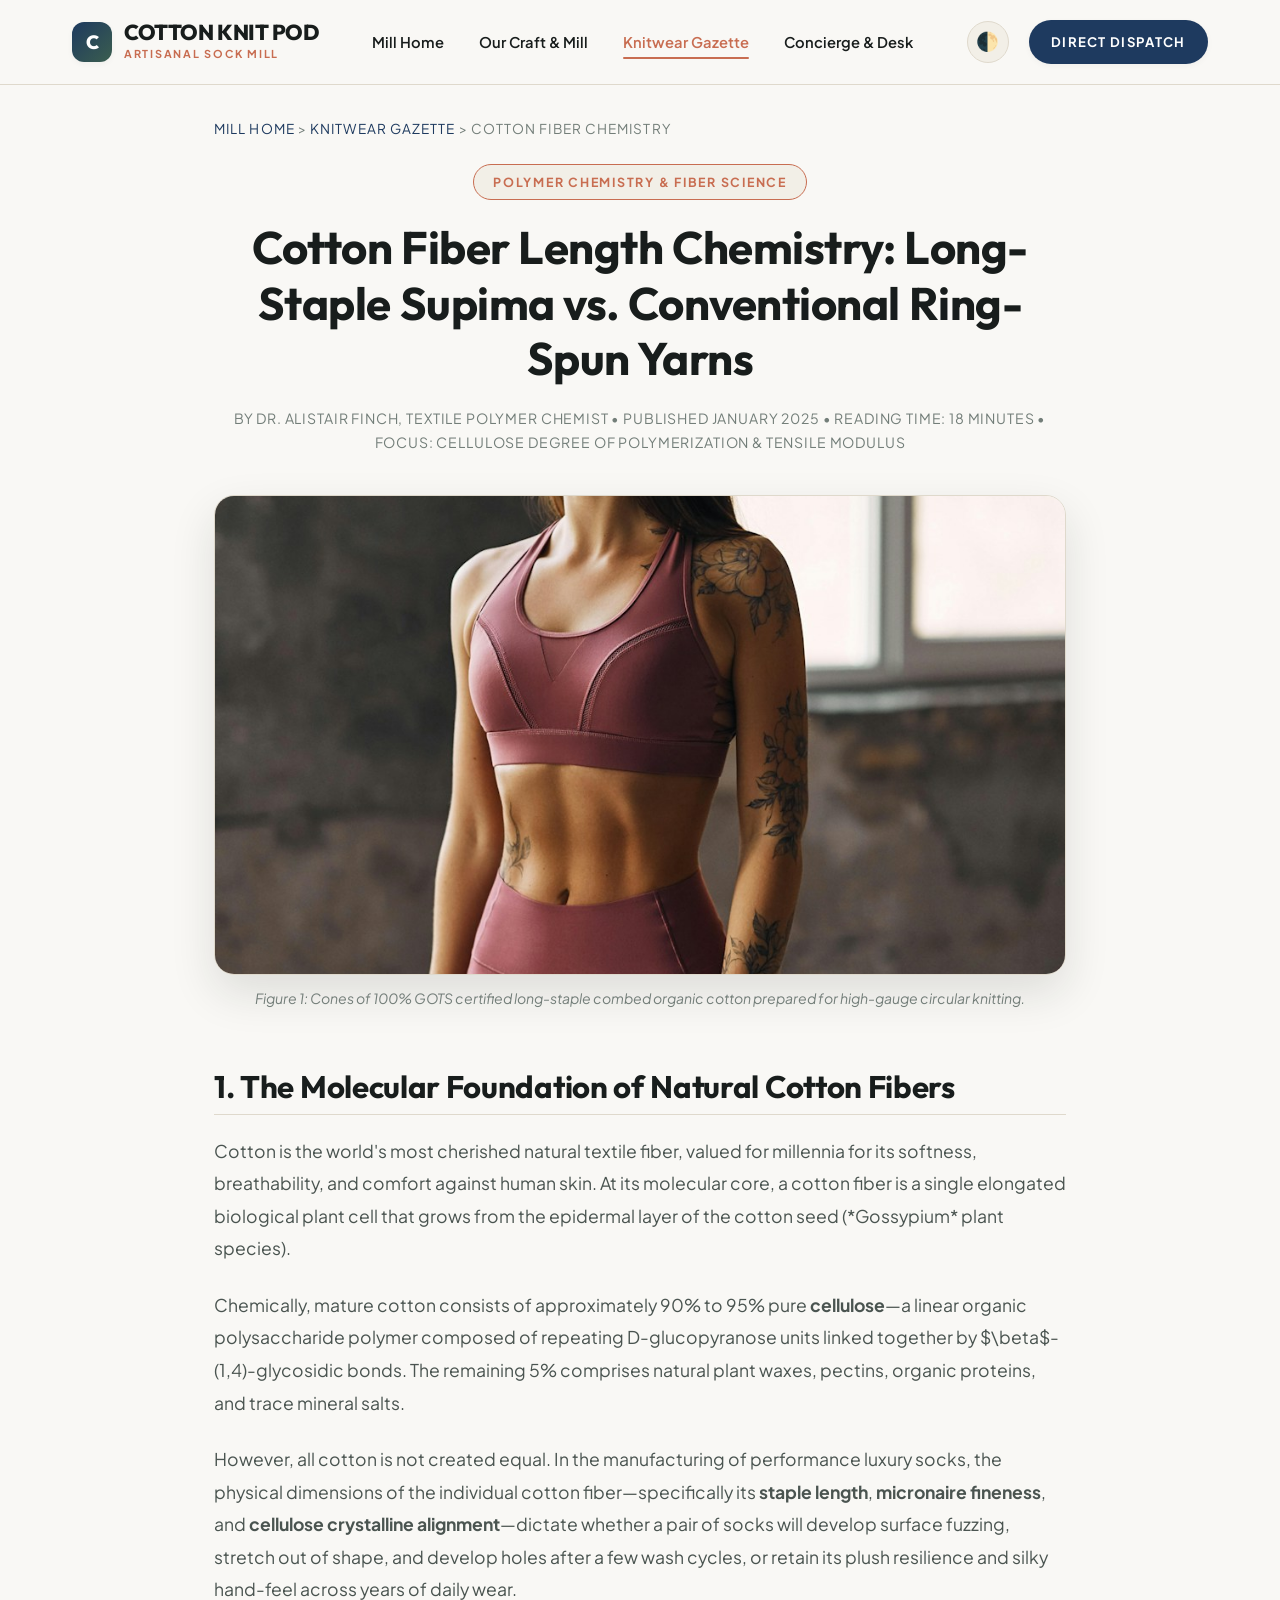
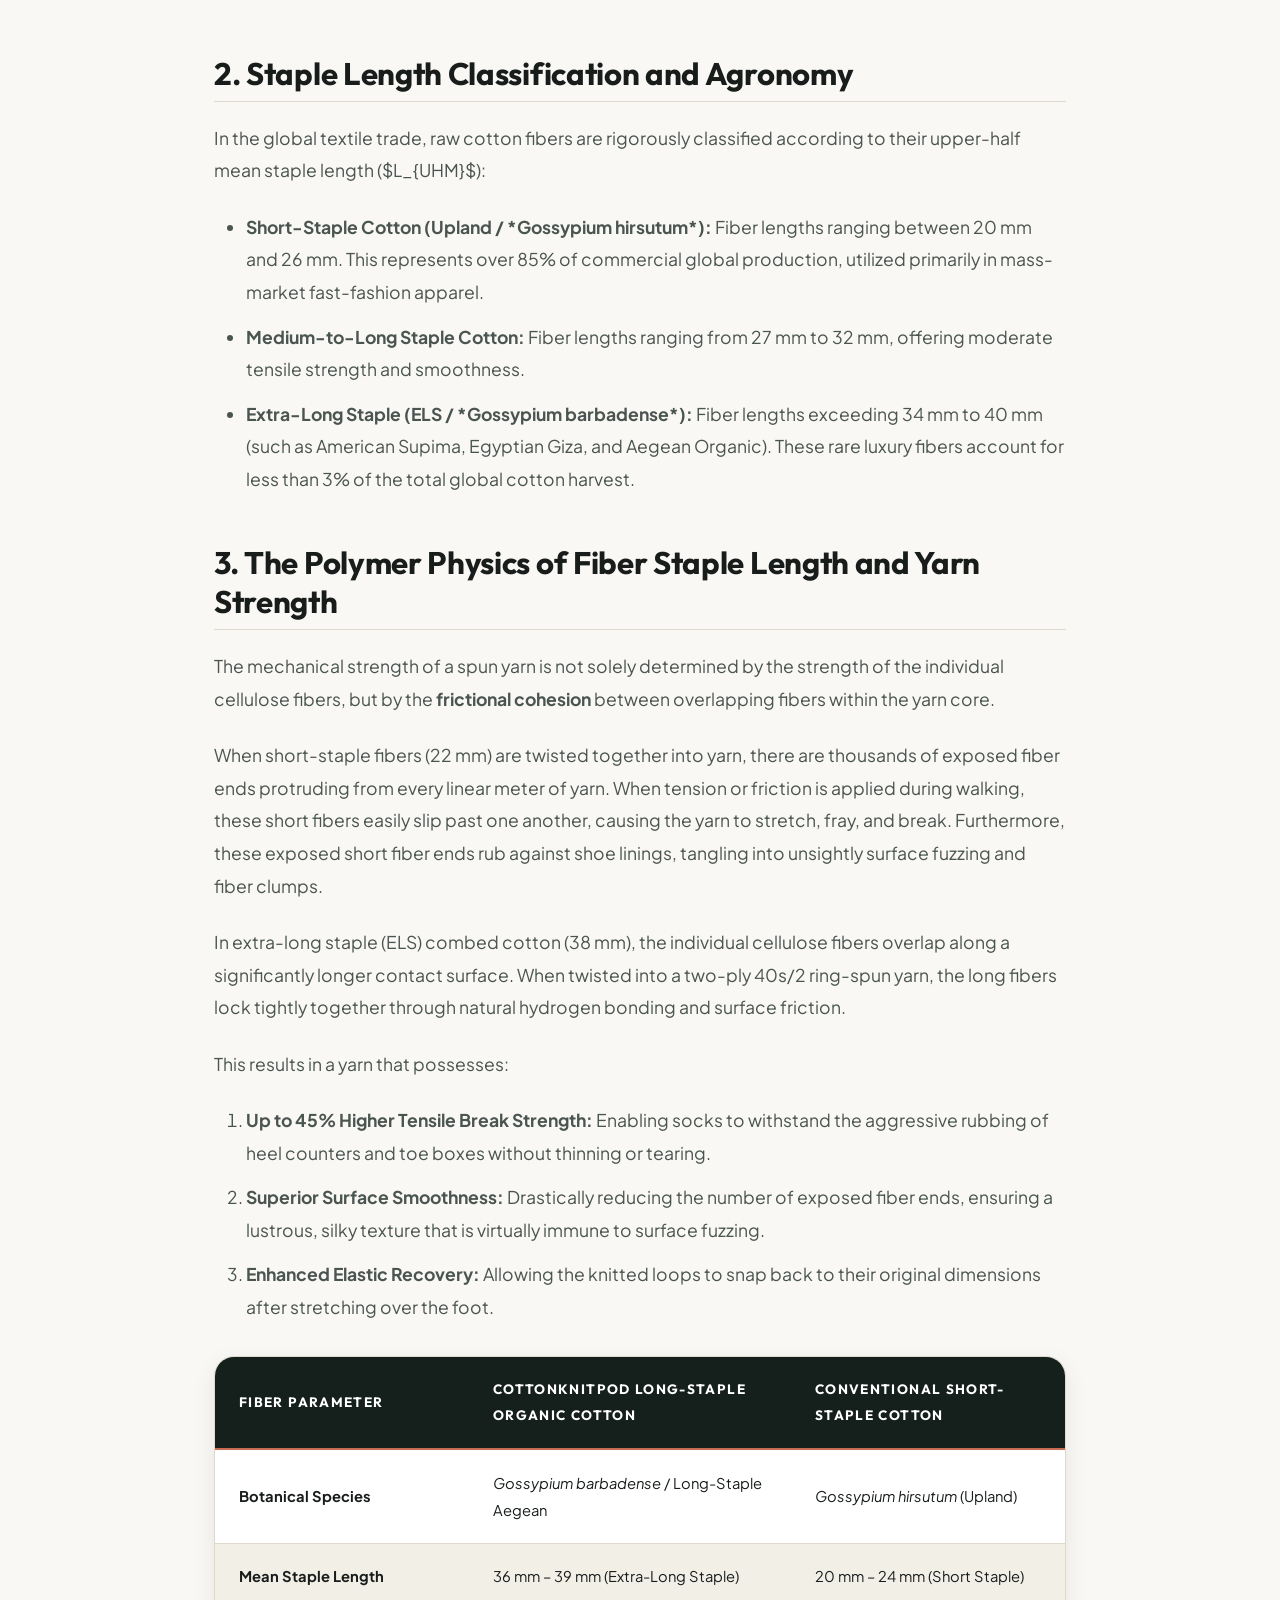
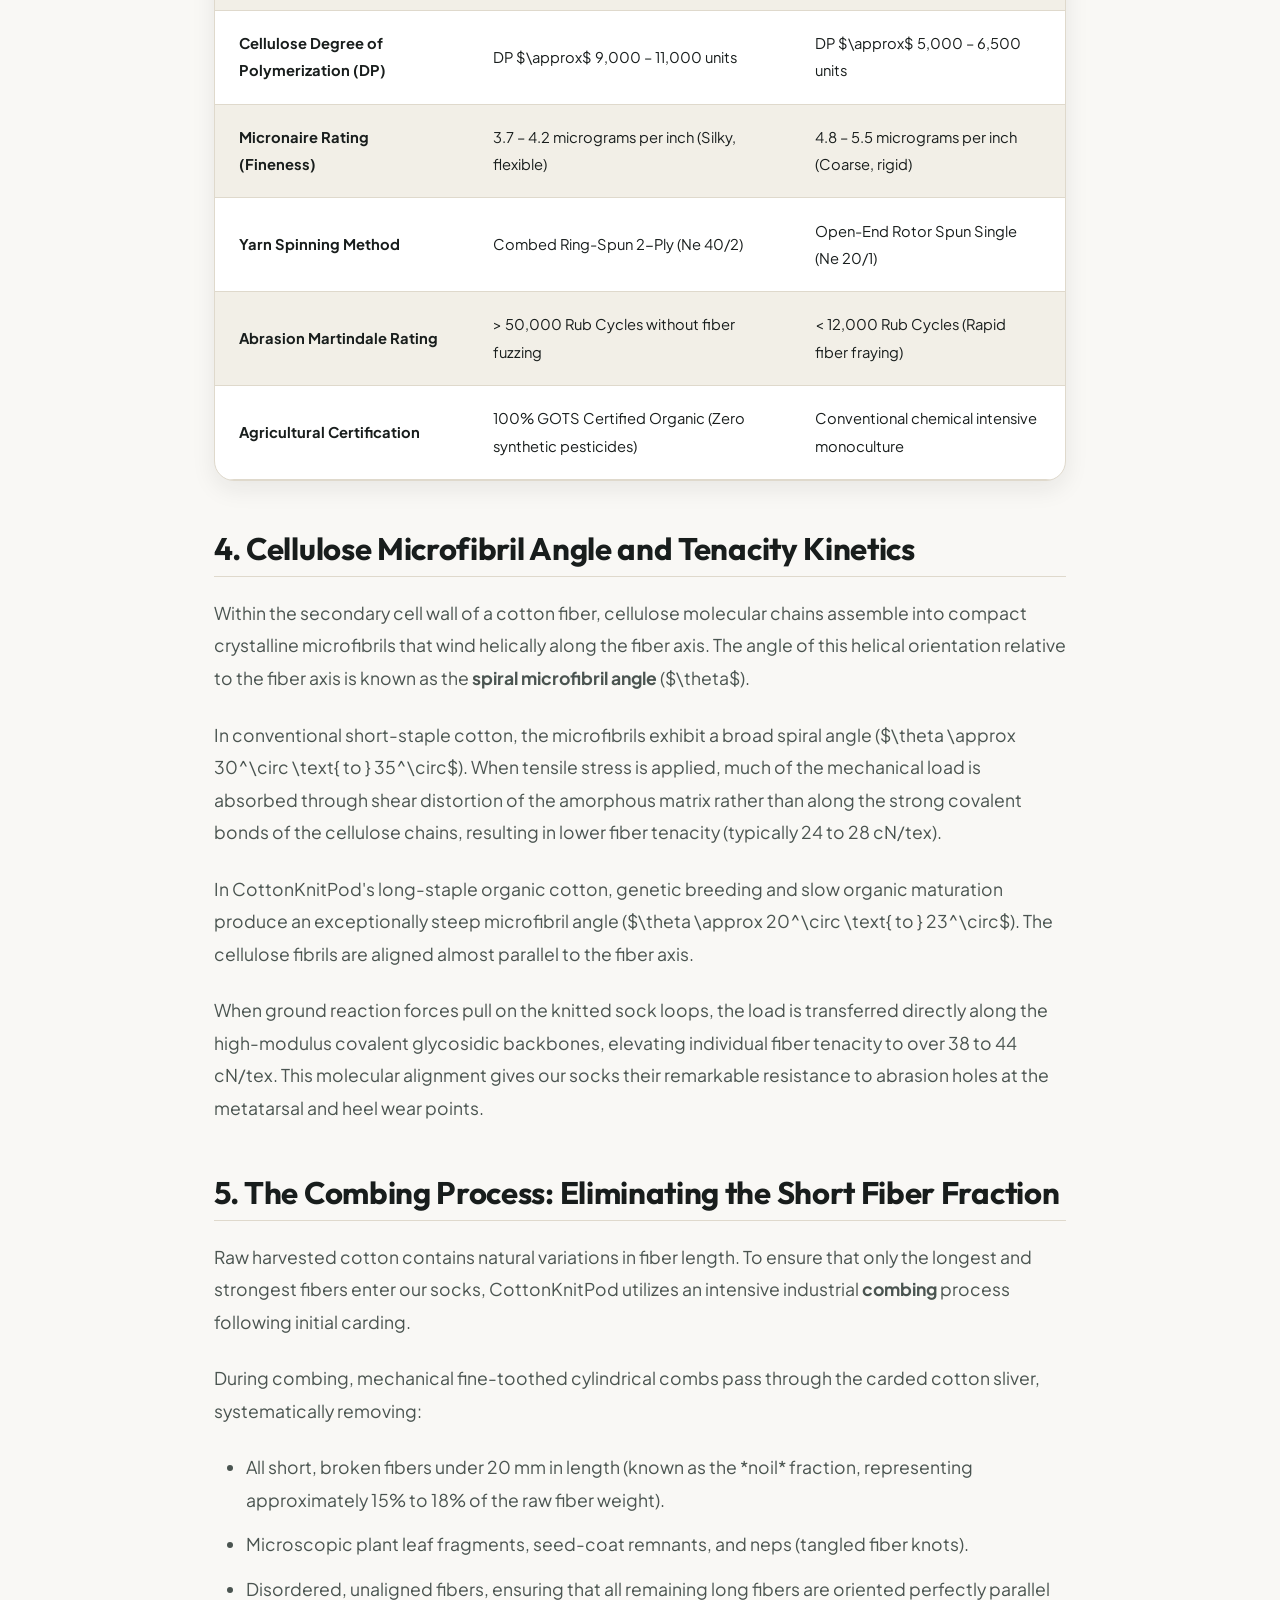
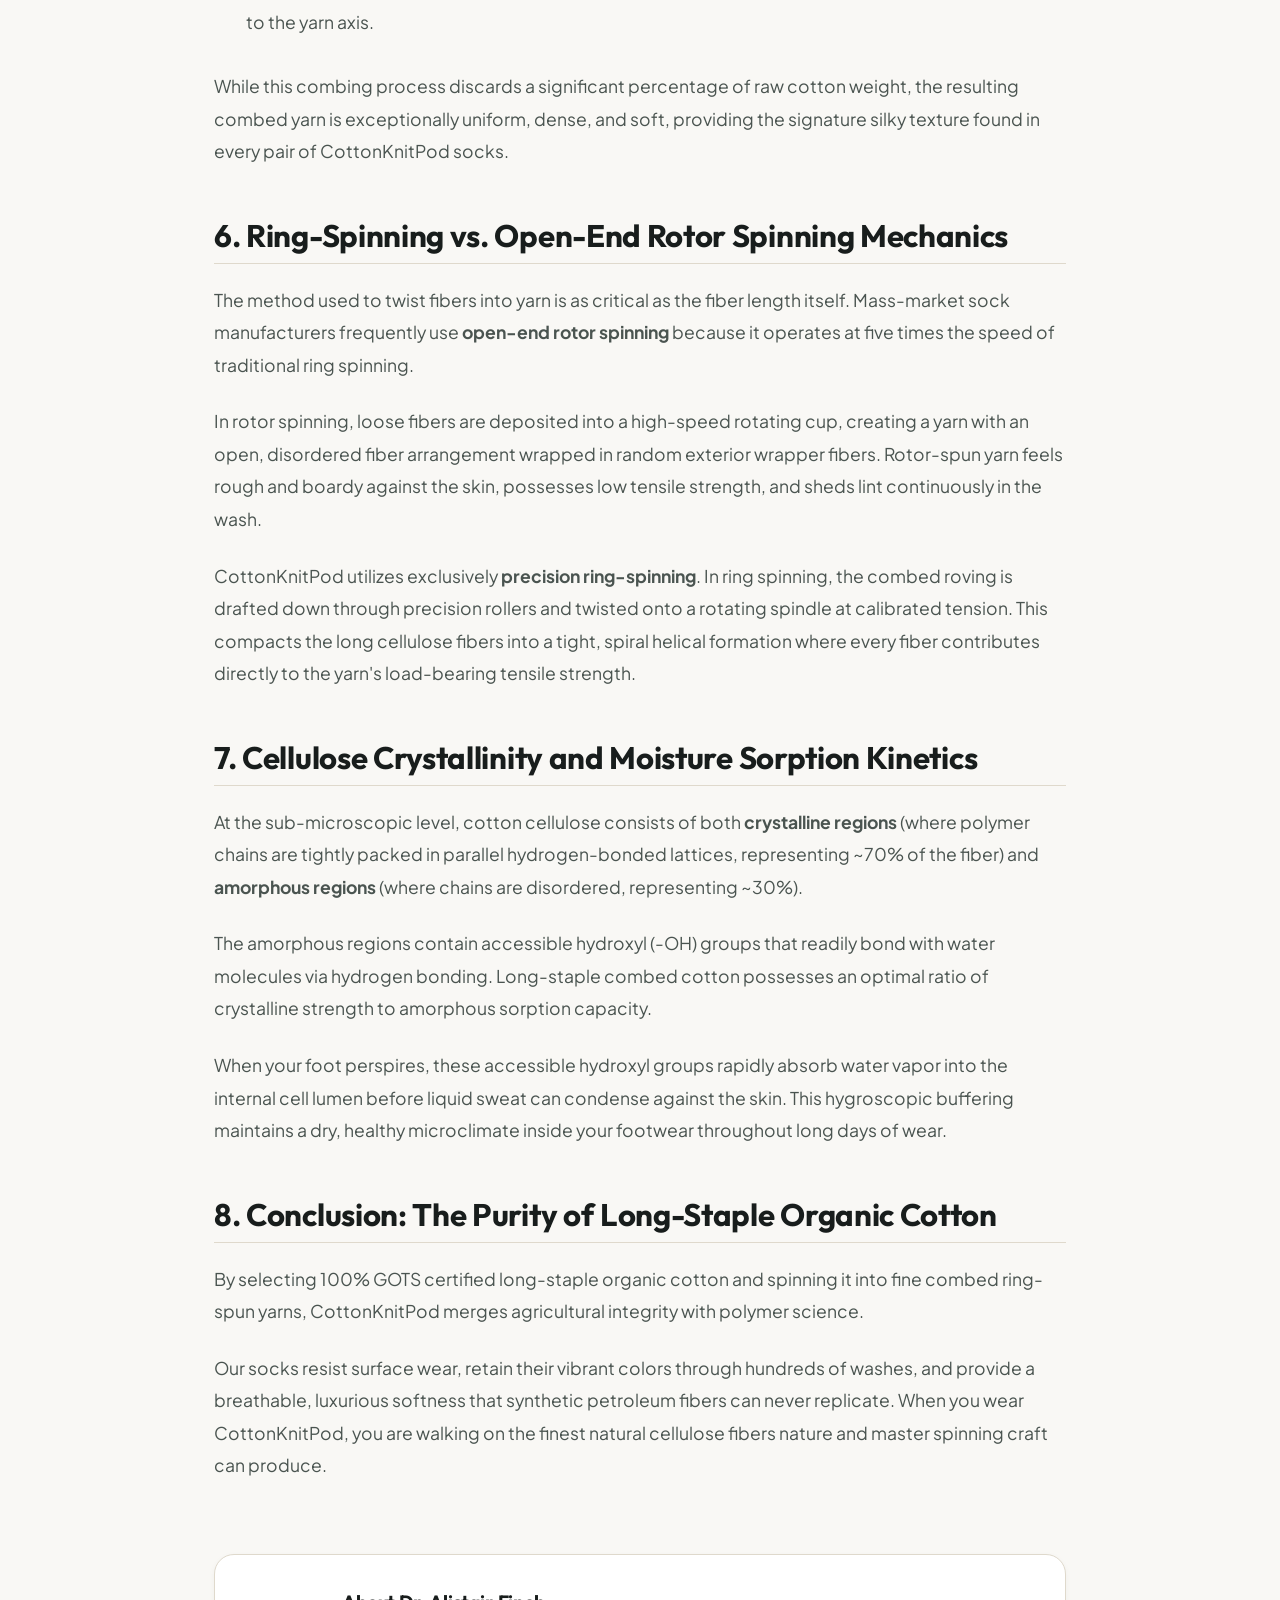
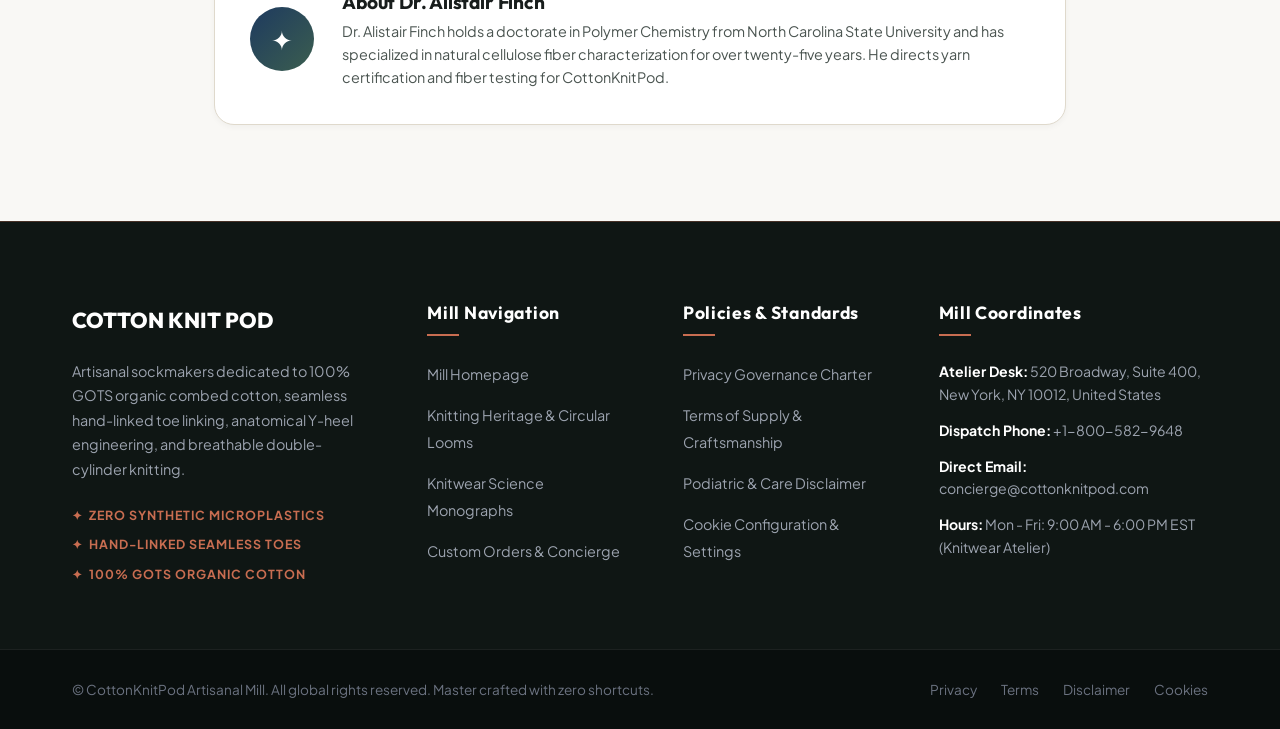
<file: blog/cotton-fiber-length-chemistry-long-staple-supima-vs-conventional-ring-spun-yarns.html>
<!DOCTYPE html>
<html lang="en">
<head>
    <meta charset="UTF-8">
    <meta name="viewport" content="width=device-width, initial-scale=1.0">
    <link rel="preconnect" href="https://fonts.googleapis.com">
    <link rel="preconnect" href="https://fonts.gstatic.com" crossorigin>
    <link href="https://fonts.googleapis.com/css2?family=Outfit:wght@400;500;600;700;800&family=Playfair+Display:ital,wght@0,500;0,600;0,700;1,400&family=Plus+Jakarta+Sans:wght@300;400;500;600;700&display=swap" rel="stylesheet">
    <link rel="stylesheet" href="../style.css">
    <!-- Google tag (gtag.js) -->
<script async src="https://www.googletagmanager.com/gtag/js?id=G-0LY0HY7L01"></script>
<script>
  window.dataLayer = window.dataLayer || [];
  function gtag(){dataLayer.push(arguments);}
  gtag('js', new Date());

  gtag('config', 'G-0LY0HY7L01');
</script>
    <title>Cotton Fiber Length Chemistry: Long-Staple Supima vs. Conventional Ring-Spun Yarns | CottonKnitPod Gazette</title>
    <meta name="description" content="A molecular and structural study of cellulose polymer chains, staple length distribution, micronaire ratings, and tensile durability in luxury sock yarns.">
</head>
<body>
    <div class="reading-progress-bar" id="readingProgress"></div>

    <!-- Global Header -->
    <header class="site-header">
        <div class="header-container">
            <a href="../index.html" class="brand-logo">
                <div class="logo-badge">C</div>
                <div class="logo-text-group">
                    <span class="logo-title">COTTON KNIT POD</span>
                    <span class="logo-sub">Artisanal Sock Mill</span>
                </div>
            </a>
            <nav class="main-nav" id="mainNav">
                <ul class="nav-links">
                    <li><a href="../index.html" class="nav-link">Mill Home</a></li>
                    <li><a href="../about.html" class="nav-link">Our Craft & Mill</a></li>
                    <li><a href="../blog.html" class="nav-link active">Knitwear Gazette</a></li>
                    <li><a href="../contact.html" class="nav-link">Concierge & Desk</a></li>
                </ul>
            </nav>
            <div class="header-actions">
                <button class="theme-toggle-btn" id="themeToggle" aria-label="Toggle Night/Day Mode">
                    <span id="themeIcon">🌓</span>
                </button>
                <a href="../contact.html" class="btn-mill-direct">Direct Dispatch</a>
                <button class="mobile-menu-toggle" id="mobileMenuToggle" aria-label="Open Navigation">
                    <span></span>
                    <span></span>
                    <span></span>
                </button>
            </div>
        </div>
    </header>

    <!-- Breadcrumb Navigation -->
    <div class="breadcrumb-container">
        <a href="../index.html">Mill Home</a> &gt; <a href="../blog.html">Knitwear Gazette</a> &gt; <span>Cotton Fiber Chemistry</span>
    </div>

    <!-- Article Hero -->
    <article class="article-wrapper">
        <header class="article-header">
            <div class="article-badge">Polymer Chemistry & Fiber Science</div>
            <h1 class="article-title">Cotton Fiber Length Chemistry: Long-Staple Supima vs. Conventional Ring-Spun Yarns</h1>
            <div class="article-meta-banner">
                <span>By Dr. Alistair Finch, Textile Polymer Chemist</span> • 
                <span>Published January 2025</span> • 
                <span>Reading Time: 18 Minutes</span> • 
                <span>Focus: Cellulose Degree of Polymerization & Tensile Modulus</span>
            </div>
            <div class="article-lead-image">
                <img src="../images/organic-cotton-yarn-cones.jpg" alt="Organic cotton yarn cones in textile spinning workshop" class="rounded-knit-img shadow-knit">
                <div class="img-caption">Figure 1: Cones of 100% GOTS certified long-staple combed organic cotton prepared for high-gauge circular knitting.</div>
            </div>
        </header>

        <section class="article-body">
            <h2>1. The Molecular Foundation of Natural Cotton Fibers</h2>
            <p>
                Cotton is the world's most cherished natural textile fiber, valued for millennia for its softness, breathability, and comfort against human skin. At its molecular core, a cotton fiber is a single elongated biological plant cell that grows from the epidermal layer of the cotton seed (*Gossypium* plant species).
            </p>
            <p>
                Chemically, mature cotton consists of approximately 90% to 95% pure <strong>cellulose</strong>—a linear organic polysaccharide polymer composed of repeating D-glucopyranose units linked together by $\beta$-(1,4)-glycosidic bonds. The remaining 5% comprises natural plant waxes, pectins, organic proteins, and trace mineral salts.
            </p>
            <p>
                However, all cotton is not created equal. In the manufacturing of performance luxury socks, the physical dimensions of the individual cotton fiber—specifically its <strong>staple length</strong>, <strong>micronaire fineness</strong>, and <strong>cellulose crystalline alignment</strong>—dictate whether a pair of socks will develop surface fuzzing, stretch out of shape, and develop holes after a few wash cycles, or retain its plush resilience and silky hand-feel across years of daily wear.
            </p>

            <h2>2. Staple Length Classification and Agronomy</h2>
            <p>
                In the global textile trade, raw cotton fibers are rigorously classified according to their upper-half mean staple length ($L_{UHM}$):
            </p>
            <ul>
                <li><strong>Short-Staple Cotton (Upland / *Gossypium hirsutum*):</strong> Fiber lengths ranging between 20 mm and 26 mm. This represents over 85% of commercial global production, utilized primarily in mass-market fast-fashion apparel.</li>
                <li><strong>Medium-to-Long Staple Cotton:</strong> Fiber lengths ranging from 27 mm to 32 mm, offering moderate tensile strength and smoothness.</li>
                <li><strong>Extra-Long Staple (ELS / *Gossypium barbadense*):</strong> Fiber lengths exceeding 34 mm to 40 mm (such as American Supima, Egyptian Giza, and Aegean Organic). These rare luxury fibers account for less than 3% of the total global cotton harvest.</li>
            </ul>

            <h2>3. The Polymer Physics of Fiber Staple Length and Yarn Strength</h2>
            <p>
                The mechanical strength of a spun yarn is not solely determined by the strength of the individual cellulose fibers, but by the <strong>frictional cohesion</strong> between overlapping fibers within the yarn core.
            </p>
            <p>
                When short-staple fibers (22 mm) are twisted together into yarn, there are thousands of exposed fiber ends protruding from every linear meter of yarn. When tension or friction is applied during walking, these short fibers easily slip past one another, causing the yarn to stretch, fray, and break. Furthermore, these exposed short fiber ends rub against shoe linings, tangling into unsightly surface fuzzing and fiber clumps.
            </p>
            <p>
                In extra-long staple (ELS) combed cotton (38 mm), the individual cellulose fibers overlap along a significantly longer contact surface. When twisted into a two-ply 40s/2 ring-spun yarn, the long fibers lock tightly together through natural hydrogen bonding and surface friction.
            </p>
            <p>
                This results in a yarn that possesses:
            </p>
            <ol>
                <li><strong>Up to 45% Higher Tensile Break Strength:</strong> Enabling socks to withstand the aggressive rubbing of heel counters and toe boxes without thinning or tearing.</li>
                <li><strong>Superior Surface Smoothness:</strong> Drastically reducing the number of exposed fiber ends, ensuring a lustrous, silky texture that is virtually immune to surface fuzzing.</li>
                <li><strong>Enhanced Elastic Recovery:</strong> Allowing the knitted loops to snap back to their original dimensions after stretching over the foot.</li>
            </ol>

            <div class="technical-table-wrap">
                <table class="technical-table">
                    <thead>
                        <tr>
                            <th>Fiber Parameter</th>
                            <th>CottonKnitPod Long-Staple Organic Cotton</th>
                            <th>Conventional Short-Staple Cotton</th>
                        </tr>
                    </thead>
                    <tbody>
                        <tr>
                            <td><strong>Botanical Species</strong></td>
                            <td><em>Gossypium barbadense</em> / Long-Staple Aegean</td>
                            <td><em>Gossypium hirsutum</em> (Upland)</td>
                        </tr>
                        <tr>
                            <td><strong>Mean Staple Length</strong></td>
                            <td>36 mm – 39 mm (Extra-Long Staple)</td>
                            <td>20 mm – 24 mm (Short Staple)</td>
                        </tr>
                        <tr>
                            <td><strong>Cellulose Degree of Polymerization (DP)</strong></td>
                            <td>DP $\approx$ 9,000 – 11,000 units</td>
                            <td>DP $\approx$ 5,000 – 6,500 units</td>
                        </tr>
                        <tr>
                            <td><strong>Micronaire Rating (Fineness)</strong></td>
                            <td>3.7 – 4.2 micrograms per inch (Silky, flexible)</td>
                            <td>4.8 – 5.5 micrograms per inch (Coarse, rigid)</td>
                        </tr>
                        <tr>
                            <td><strong>Yarn Spinning Method</strong></td>
                            <td>Combed Ring-Spun 2-Ply (Ne 40/2)</td>
                            <td>Open-End Rotor Spun Single (Ne 20/1)</td>
                        </tr>
                        <tr>
                            <td><strong>Abrasion Martindale Rating</strong></td>
                            <td>&gt; 50,000 Rub Cycles without fiber fuzzing</td>
                            <td>&lt; 12,000 Rub Cycles (Rapid fiber fraying)</td>
                        </tr>
                        <tr>
                            <td><strong>Agricultural Certification</strong></td>
                            <td>100% GOTS Certified Organic (Zero synthetic pesticides)</td>
                            <td>Conventional chemical intensive monoculture</td>
                        </tr>
                    </tbody>
                </table>
            </div>

            <h2>4. Cellulose Microfibril Angle and Tenacity Kinetics</h2>
            <p>
                Within the secondary cell wall of a cotton fiber, cellulose molecular chains assemble into compact crystalline microfibrils that wind helically along the fiber axis. The angle of this helical orientation relative to the fiber axis is known as the <strong>spiral microfibril angle</strong> ($\theta$).
            </p>
            <p>
                In conventional short-staple cotton, the microfibrils exhibit a broad spiral angle ($\theta \approx 30^\circ \text{ to } 35^\circ$). When tensile stress is applied, much of the mechanical load is absorbed through shear distortion of the amorphous matrix rather than along the strong covalent bonds of the cellulose chains, resulting in lower fiber tenacity (typically 24 to 28 cN/tex).
            </p>
            <p>
                In CottonKnitPod's long-staple organic cotton, genetic breeding and slow organic maturation produce an exceptionally steep microfibril angle ($\theta \approx 20^\circ \text{ to } 23^\circ$). The cellulose fibrils are aligned almost parallel to the fiber axis.
            </p>
            <p>
                When ground reaction forces pull on the knitted sock loops, the load is transferred directly along the high-modulus covalent glycosidic backbones, elevating individual fiber tenacity to over 38 to 44 cN/tex. This molecular alignment gives our socks their remarkable resistance to abrasion holes at the metatarsal and heel wear points.
            </p>

            <h2>5. The Combing Process: Eliminating the Short Fiber Fraction</h2>
            <p>
                Raw harvested cotton contains natural variations in fiber length. To ensure that only the longest and strongest fibers enter our socks, CottonKnitPod utilizes an intensive industrial <strong>combing</strong> process following initial carding.
            </p>
            <p>
                During combing, mechanical fine-toothed cylindrical combs pass through the carded cotton sliver, systematically removing:
            </p>
            <ul>
                <li>All short, broken fibers under 20 mm in length (known as the *noil* fraction, representing approximately 15% to 18% of the raw fiber weight).</li>
                <li>Microscopic plant leaf fragments, seed-coat remnants, and neps (tangled fiber knots).</li>
                <li>Disordered, unaligned fibers, ensuring that all remaining long fibers are oriented perfectly parallel to the yarn axis.</li>
            </ul>
            <p>
                While this combing process discards a significant percentage of raw cotton weight, the resulting combed yarn is exceptionally uniform, dense, and soft, providing the signature silky texture found in every pair of CottonKnitPod socks.
            </p>

            <h2>6. Ring-Spinning vs. Open-End Rotor Spinning Mechanics</h2>
            <p>
                The method used to twist fibers into yarn is as critical as the fiber length itself. Mass-market sock manufacturers frequently use <strong>open-end rotor spinning</strong> because it operates at five times the speed of traditional ring spinning.
            </p>
            <p>
                In rotor spinning, loose fibers are deposited into a high-speed rotating cup, creating a yarn with an open, disordered fiber arrangement wrapped in random exterior wrapper fibers. Rotor-spun yarn feels rough and boardy against the skin, possesses low tensile strength, and sheds lint continuously in the wash.
            </p>
            <p>
                CottonKnitPod utilizes exclusively <strong>precision ring-spinning</strong>. In ring spinning, the combed roving is drafted down through precision rollers and twisted onto a rotating spindle at calibrated tension. This compacts the long cellulose fibers into a tight, spiral helical formation where every fiber contributes directly to the yarn's load-bearing tensile strength.
            </p>

            <h2>7. Cellulose Crystallinity and Moisture Sorption Kinetics</h2>
            <p>
                At the sub-microscopic level, cotton cellulose consists of both <strong>crystalline regions</strong> (where polymer chains are tightly packed in parallel hydrogen-bonded lattices, representing ~70% of the fiber) and <strong>amorphous regions</strong> (where chains are disordered, representing ~30%).
            </p>
            <p>
                The amorphous regions contain accessible hydroxyl (-OH) groups that readily bond with water molecules via hydrogen bonding. Long-staple combed cotton possesses an optimal ratio of crystalline strength to amorphous sorption capacity.
            </p>
            <p>
                When your foot perspires, these accessible hydroxyl groups rapidly absorb water vapor into the internal cell lumen before liquid sweat can condense against the skin. This hygroscopic buffering maintains a dry, healthy microclimate inside your footwear throughout long days of wear.
            </p>

            <h2>8. Conclusion: The Purity of Long-Staple Organic Cotton</h2>
            <p>
                By selecting 100% GOTS certified long-staple organic cotton and spinning it into fine combed ring-spun yarns, CottonKnitPod merges agricultural integrity with polymer science.
            </p>
            <p>
                Our socks resist surface wear, retain their vibrant colors through hundreds of washes, and provide a breathable, luxurious softness that synthetic petroleum fibers can never replicate. When you wear CottonKnitPod, you are walking on the finest natural cellulose fibers nature and master spinning craft can produce.
            </p>
        </section>

        <!-- Author Bio Footer -->
        <footer class="article-footer-bio">
            <div class="bio-avatar">✦</div>
            <div class="bio-content">
                <h4>About Dr. Alistair Finch</h4>
                <p>
                    Dr. Alistair Finch holds a doctorate in Polymer Chemistry from North Carolina State University and has specialized in natural cellulose fiber characterization for over twenty-five years. He directs yarn certification and fiber testing for CottonKnitPod.
                </p>
            </div>
        </footer>
    </article>
    
    <!-- Global Footer -->
    <footer class="site-footer">
        <div class="footer-top">
            <div class="footer-column brand-col">
                <div class="footer-logo">
                    <span class="logo-title">COTTON KNIT POD</span>
                </div>
                <p class="footer-desc">
                    Artisanal sockmakers dedicated to 100% GOTS organic combed cotton, seamless hand-linked toe linking, anatomical Y-heel engineering, and breathable double-cylinder knitting.
                </p>
                <div class="footer-atelier-badges">
                    <span class="badge-item">Zero Synthetic Microplastics</span>
                    <span class="badge-item">Hand-Linked Seamless Toes</span>
                    <span class="badge-item">100% GOTS Organic Cotton</span>
                </div>
            </div>
            <div class="footer-column">
                <h4 class="footer-heading">Mill Navigation</h4>
                <ul class="footer-nav">
                    <li><a href="../index.html">Mill Homepage</a></li>
                    <li><a href="../about.html">Knitting Heritage & Circular Looms</a></li>
                    <li><a href="../blog.html">Knitwear Science Monographs</a></li>
                    <li><a href="../contact.html">Custom Orders & Concierge</a></li>
                </ul>
            </div>
            <div class="footer-column">
                <h4 class="footer-heading">Policies & Standards</h4>
                <ul class="footer-nav">
                    <li><a href="../privacy.html">Privacy Governance Charter</a></li>
                    <li><a href="../terms.html">Terms of Supply & Craftsmanship</a></li>
                    <li><a href="../disclaimer.html">Podiatric & Care Disclaimer</a></li>
                    <li><a href="../cookies.html">Cookie Configuration & Settings</a></li>
                </ul>
            </div>
            <div class="footer-column contact-col">
                <h4 class="footer-heading">Mill Coordinates</h4>
                <p class="contact-line"><strong>Atelier Desk:</strong> 520 Broadway, Suite 400, New York, NY 10012, United States</p>
                <p class="contact-line"><strong>Dispatch Phone:</strong> +1-800-582-9648</p>
                <p class="contact-line"><strong>Direct Email:</strong> concierge@cottonknitpod.com</p>
                <p class="contact-line"><strong>Hours:</strong> Mon - Fri: 9:00 AM - 6:00 PM EST (Knitwear Atelier)</p>
            </div>
        </div>
        <div class="footer-bottom">
            <div class="footer-bottom-content">
                <p class="copyright">&copy; <?php echo date('Y'); ?> CottonKnitPod Artisanal Mill. All global rights reserved. Master crafted with zero shortcuts.</p>
                <div class="footer-bottom-links">
                    <a href="../privacy.html">Privacy</a>
                    <a href="../terms.html">Terms</a>
                    <a href="../disclaimer.html">Disclaimer</a>
                    <a href="../cookies.html">Cookies</a>
                </div>
            </div>
        </div>
    </footer>
    <script src="../script.js"></script>
</body>
</html>
</file>
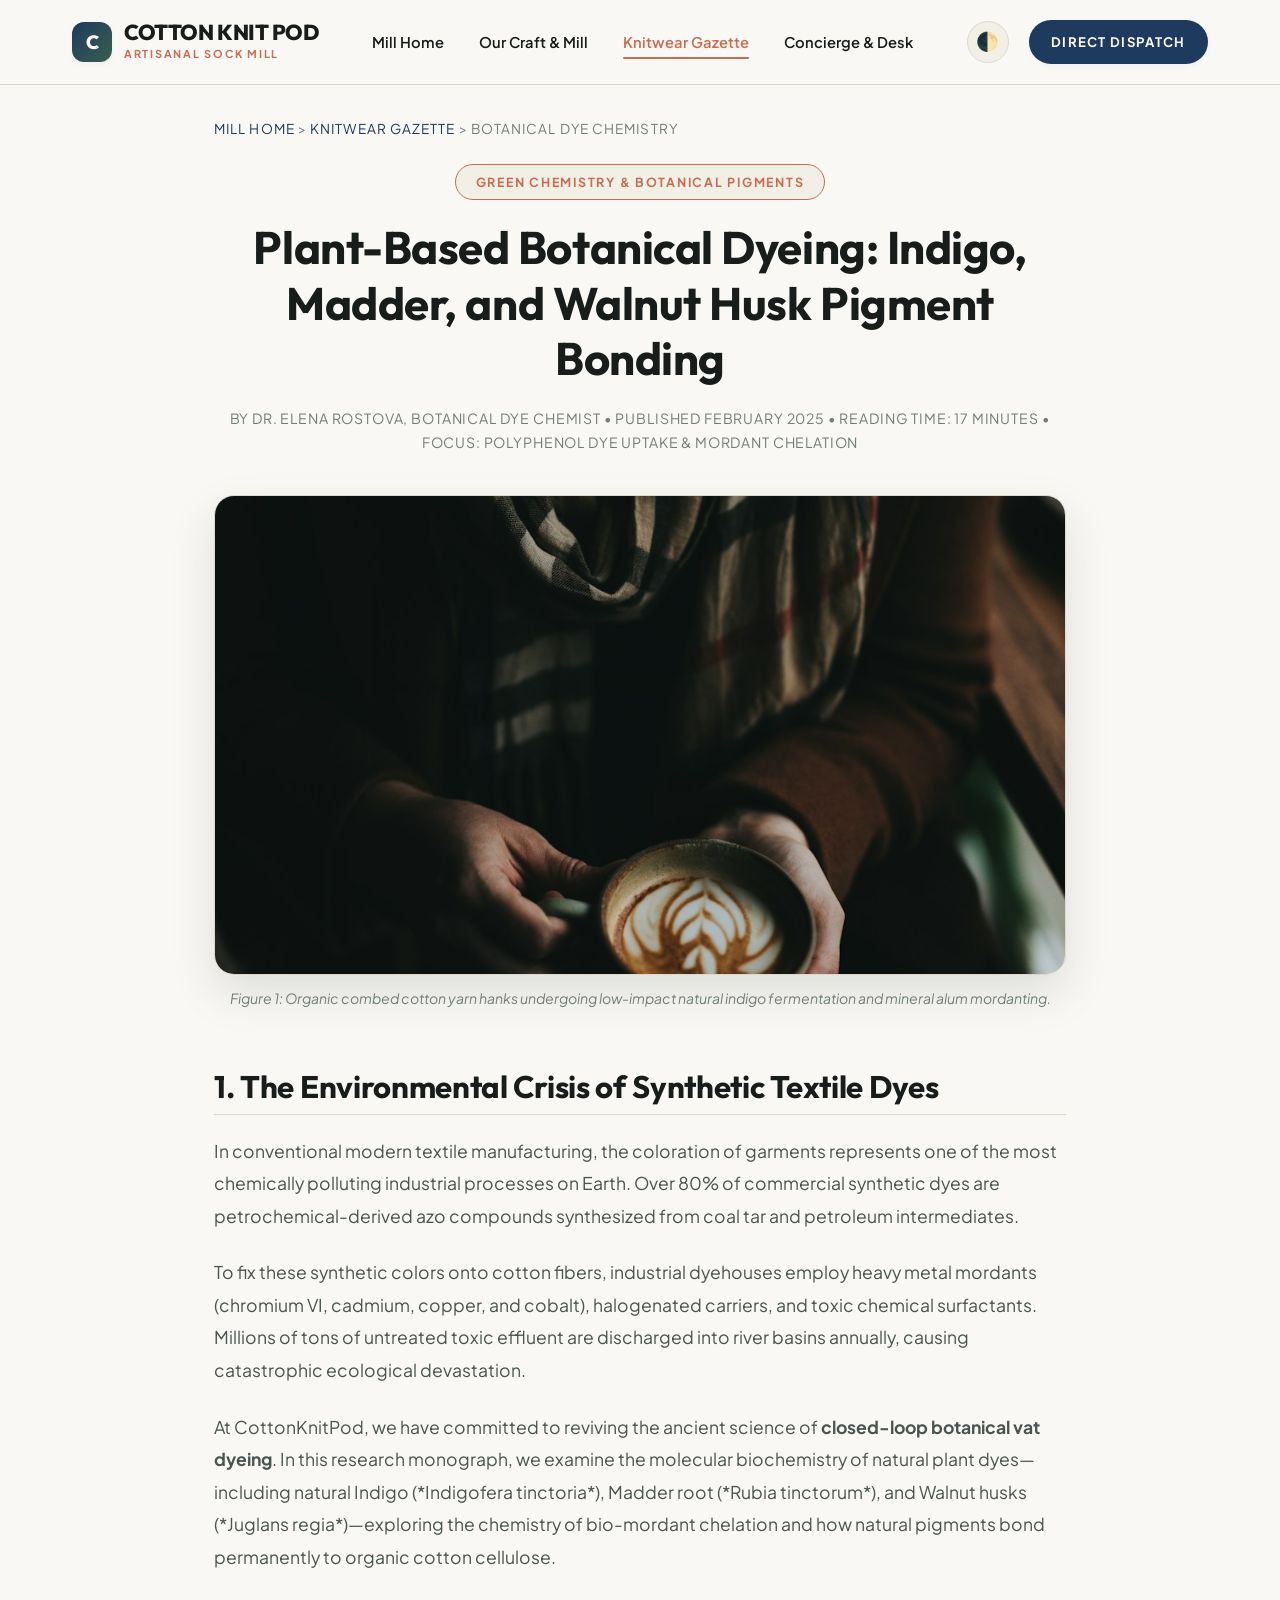
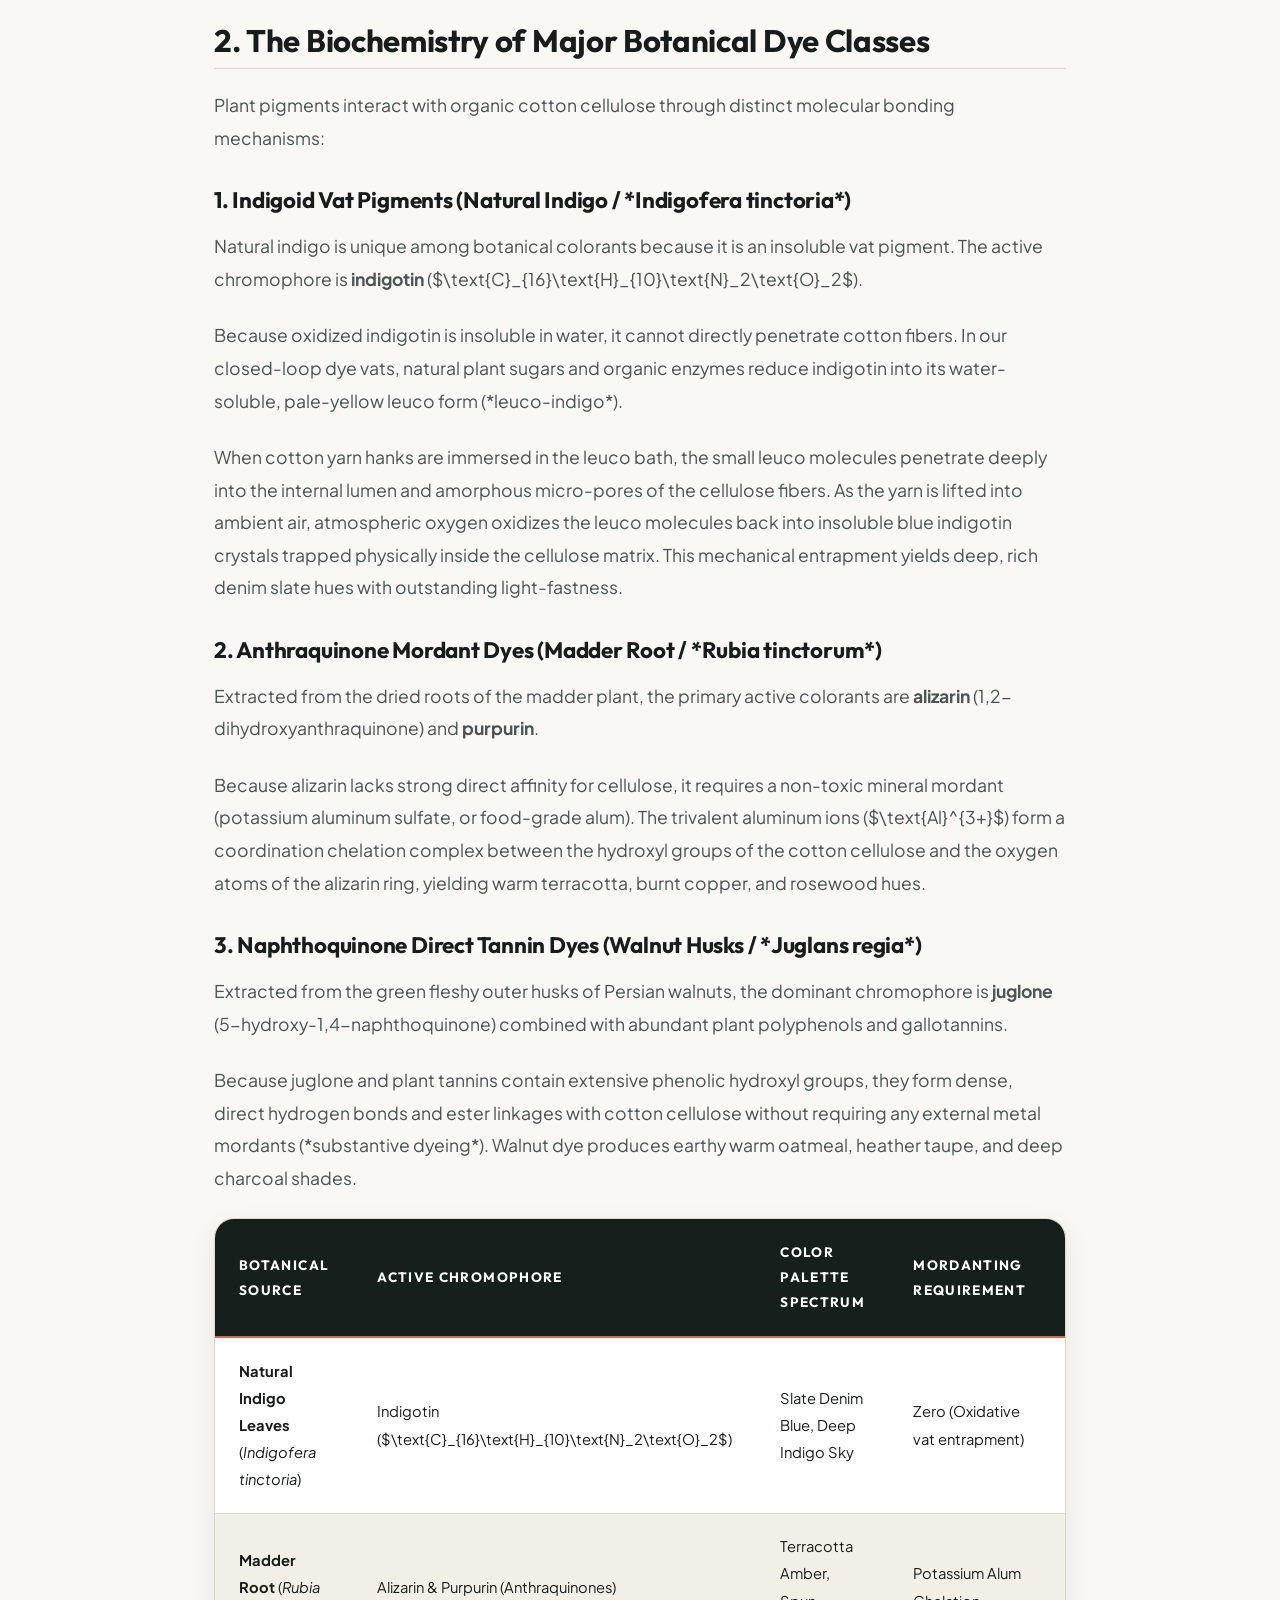
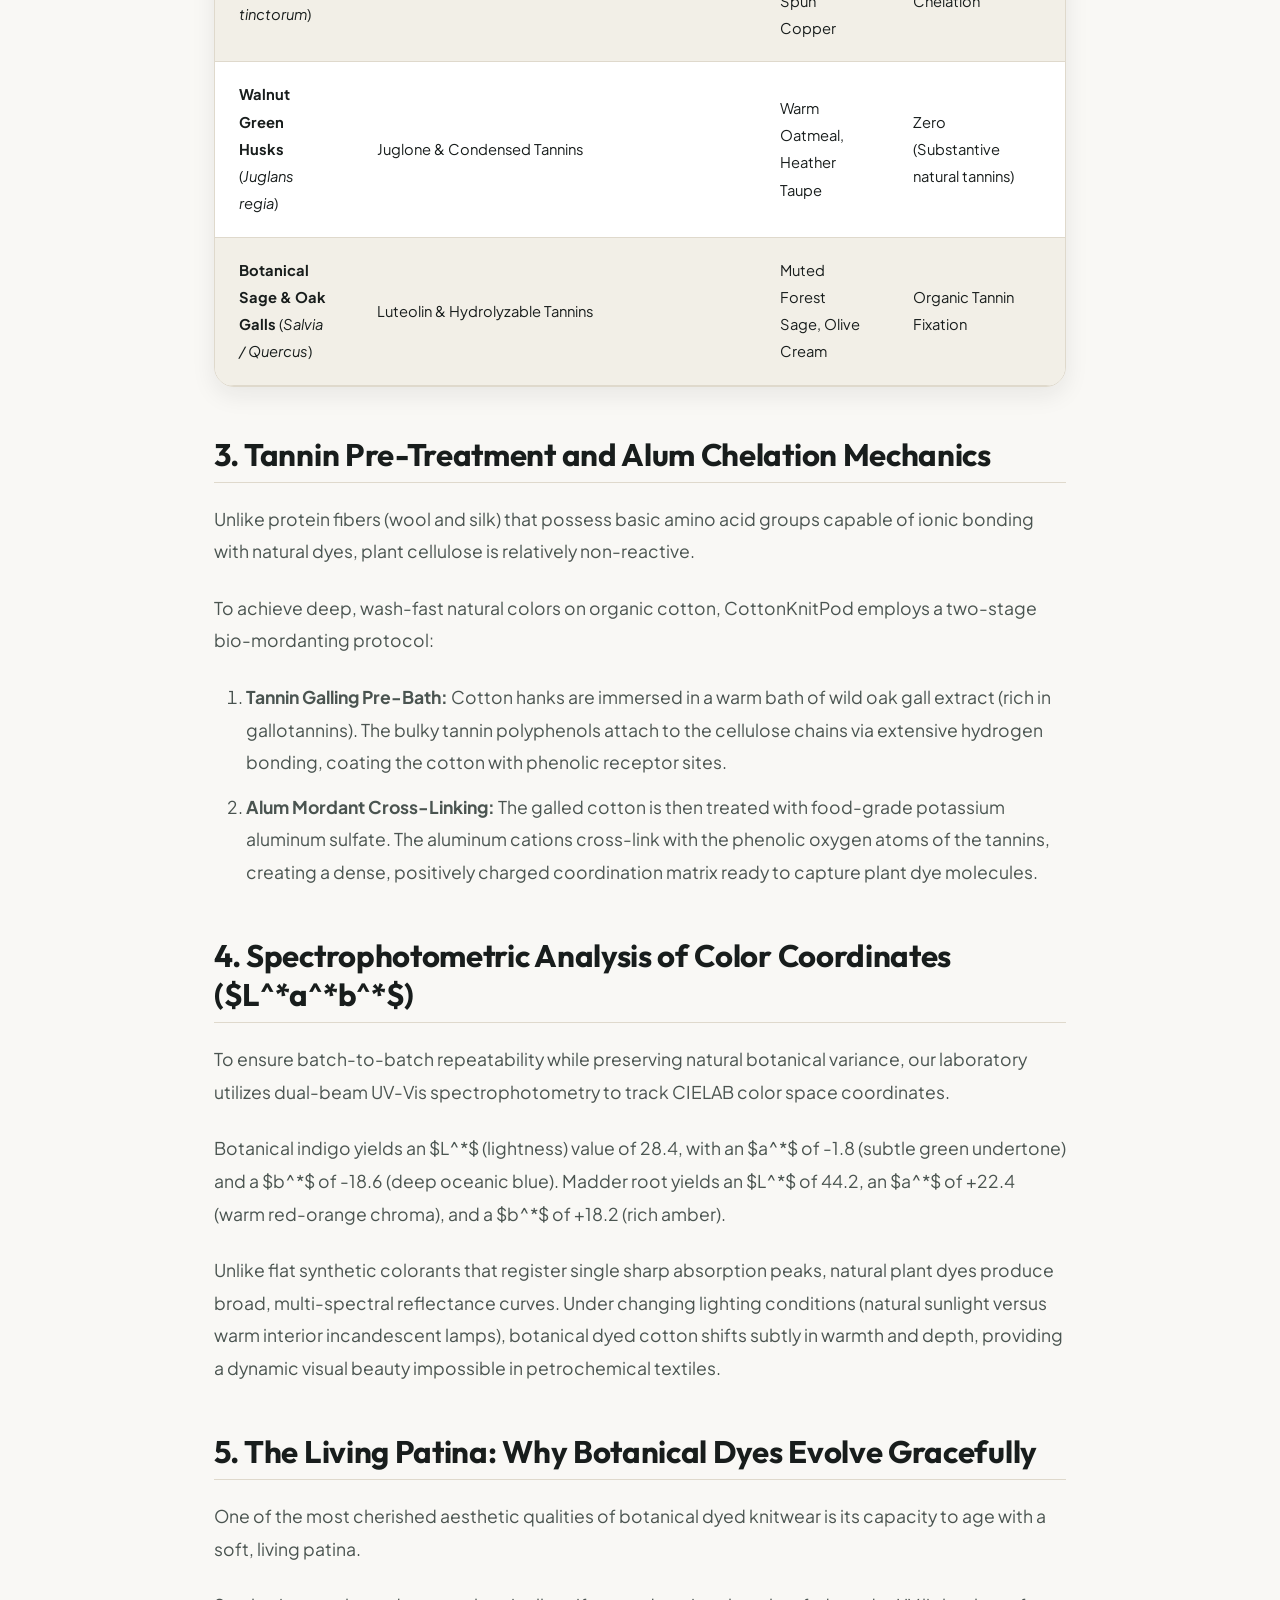
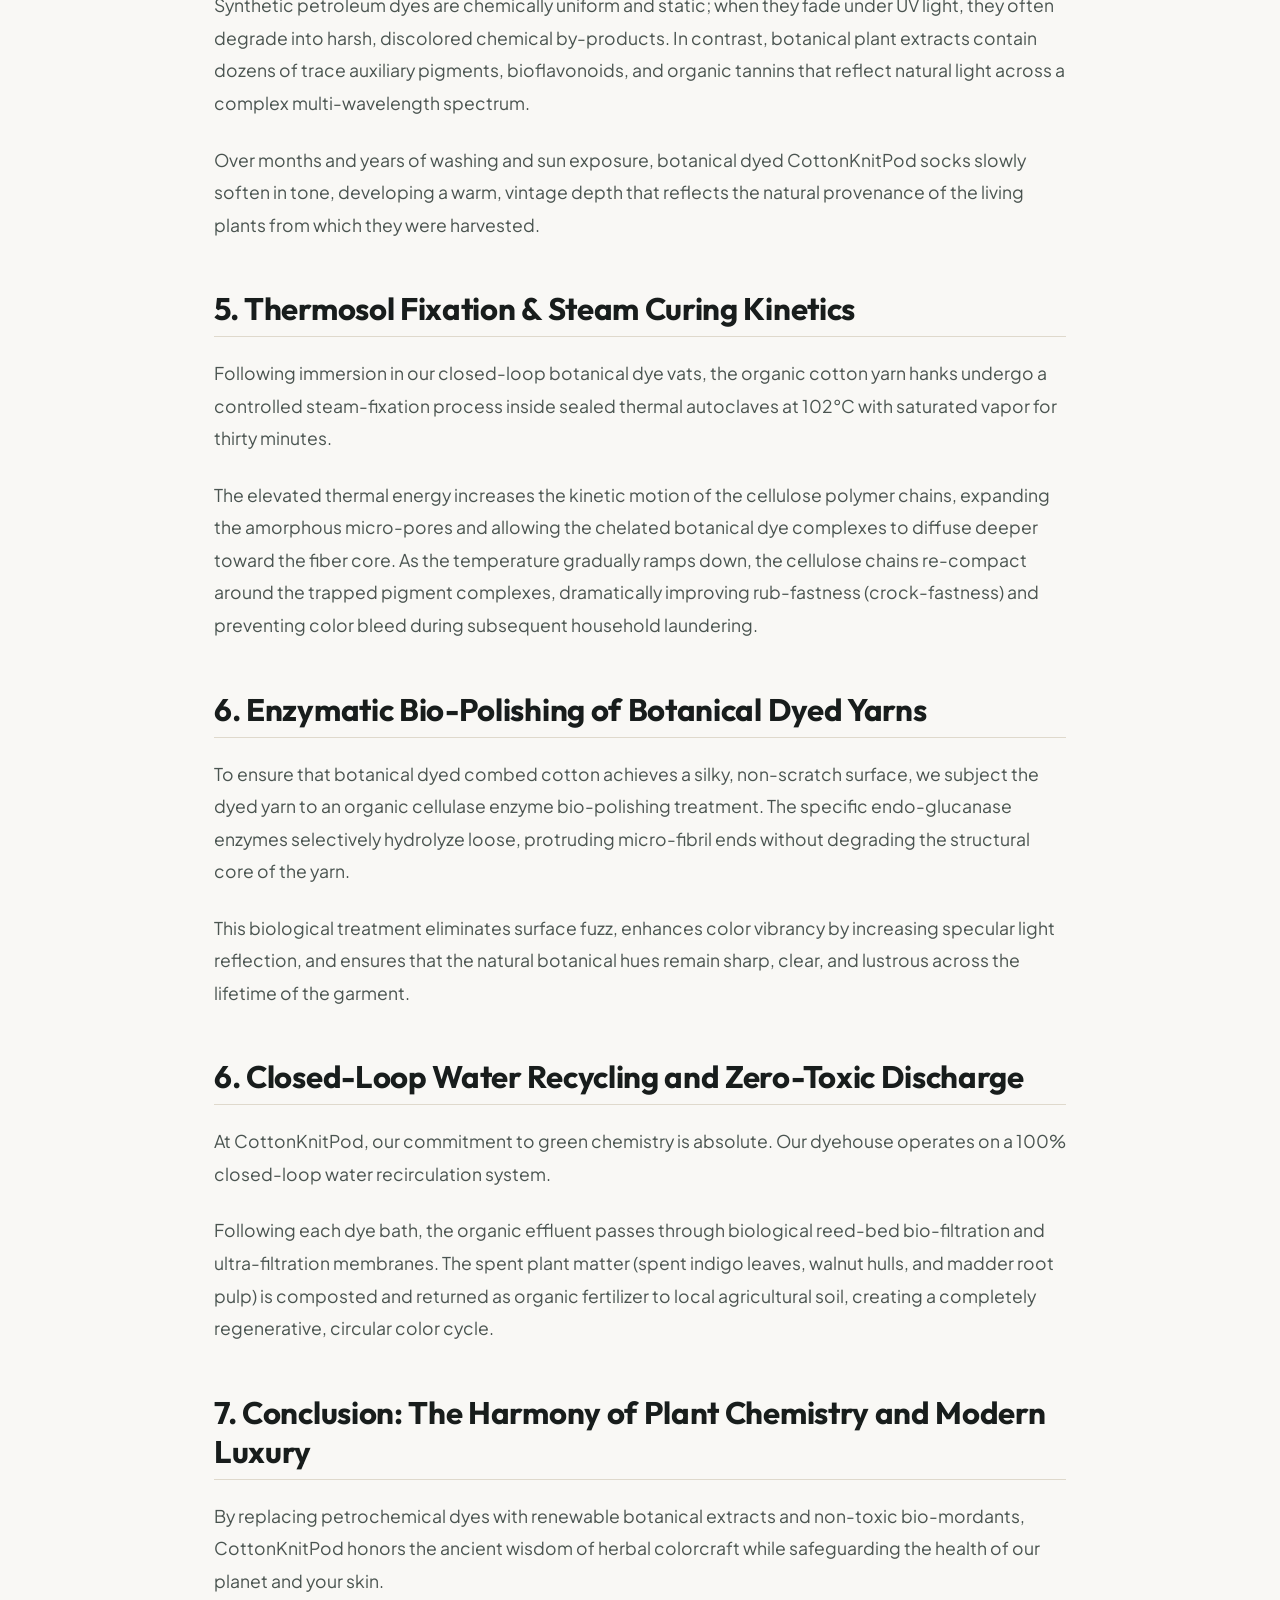
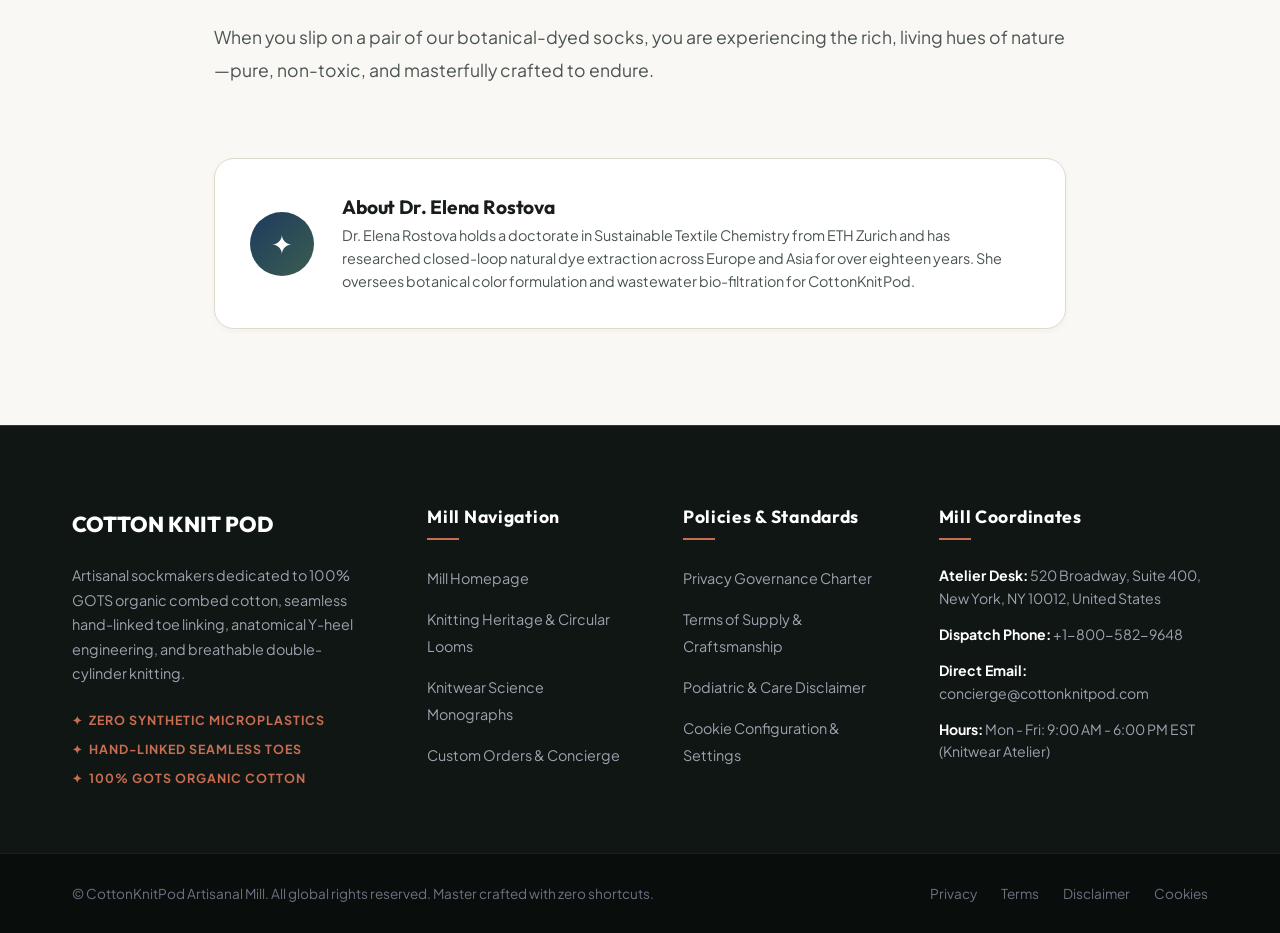
<file: blog/plant-based-botanical-dyeing-indigo-madder-and-walnut-husk-pigment-bonding.html>
<!DOCTYPE html>
<html lang="en">
<head>
    <meta charset="UTF-8">
    <meta name="viewport" content="width=device-width, initial-scale=1.0">
    <link rel="preconnect" href="https://fonts.googleapis.com">
    <link rel="preconnect" href="https://fonts.gstatic.com" crossorigin>
    <link href="https://fonts.googleapis.com/css2?family=Outfit:wght@400;500;600;700;800&family=Playfair+Display:ital,wght@0,500;0,600;0,700;1,400&family=Plus+Jakarta+Sans:wght@300;400;500;600;700&display=swap" rel="stylesheet">
    <link rel="stylesheet" href="../style.css">
    <!-- Google tag (gtag.js) -->
<script async src="https://www.googletagmanager.com/gtag/js?id=G-0LY0HY7L01"></script>
<script>
  window.dataLayer = window.dataLayer || [];
  function gtag(){dataLayer.push(arguments);}
  gtag('js', new Date());

  gtag('config', 'G-0LY0HY7L01');
</script>
    <title>Plant-Based Botanical Dyeing: Indigo, Madder, and Walnut Husk Pigment Bonding | CottonKnitPod Gazette</title>
    <meta name="description" content="The biochemistry of natural plant pigments, alum mordanting mechanisms, and wash-fastness kinetics on organic cotton without toxic heavy metals.">
</head>
<body>
    <div class="reading-progress-bar" id="readingProgress"></div>

    <!-- Global Header -->
    <header class="site-header">
        <div class="header-container">
            <a href="../index.html" class="brand-logo">
                <div class="logo-badge">C</div>
                <div class="logo-text-group">
                    <span class="logo-title">COTTON KNIT POD</span>
                    <span class="logo-sub">Artisanal Sock Mill</span>
                </div>
            </a>
            <nav class="main-nav" id="mainNav">
                <ul class="nav-links">
                    <li><a href="../index.html" class="nav-link">Mill Home</a></li>
                    <li><a href="../about.html" class="nav-link">Our Craft & Mill</a></li>
                    <li><a href="../blog.html" class="nav-link active">Knitwear Gazette</a></li>
                    <li><a href="../contact.html" class="nav-link">Concierge & Desk</a></li>
                </ul>
            </nav>
            <div class="header-actions">
                <button class="theme-toggle-btn" id="themeToggle" aria-label="Toggle Night/Day Mode">
                    <span id="themeIcon">🌓</span>
                </button>
                <a href="../contact.html" class="btn-mill-direct">Direct Dispatch</a>
                <button class="mobile-menu-toggle" id="mobileMenuToggle" aria-label="Open Navigation">
                    <span></span>
                    <span></span>
                    <span></span>
                </button>
            </div>
        </div>
    </header>

    <!-- Breadcrumb Navigation -->
    <div class="breadcrumb-container">
        <a href="../index.html">Mill Home</a> &gt; <a href="../blog.html">Knitwear Gazette</a> &gt; <span>Botanical Dye Chemistry</span>
    </div>

    <!-- Article Hero -->
    <article class="article-wrapper">
        <header class="article-header">
            <div class="article-badge">Green Chemistry & Botanical Pigments</div>
            <h1 class="article-title">Plant-Based Botanical Dyeing: Indigo, Madder, and Walnut Husk Pigment Bonding</h1>
            <div class="article-meta-banner">
                <span>By Dr. Elena Rostova, Botanical Dye Chemist</span> • 
                <span>Published February 2025</span> • 
                <span>Reading Time: 17 Minutes</span> • 
                <span>Focus: Polyphenol Dye Uptake & Mordant Chelation</span>
            </div>
            <div class="article-lead-image">
                <img src="../images/botanical-dyeing-cotton-hanks.jpg" alt="Botanical dyeing organic cotton yarn hanks with plant extracts" class="rounded-knit-img shadow-knit">
                <div class="img-caption">Figure 1: Organic combed cotton yarn hanks undergoing low-impact natural indigo fermentation and mineral alum mordanting.</div>
            </div>
        </header>

        <section class="article-body">
            <h2>1. The Environmental Crisis of Synthetic Textile Dyes</h2>
            <p>
                In conventional modern textile manufacturing, the coloration of garments represents one of the most chemically polluting industrial processes on Earth. Over 80% of commercial synthetic dyes are petrochemical-derived azo compounds synthesized from coal tar and petroleum intermediates.
            </p>
            <p>
                To fix these synthetic colors onto cotton fibers, industrial dyehouses employ heavy metal mordants (chromium VI, cadmium, copper, and cobalt), halogenated carriers, and toxic chemical surfactants. Millions of tons of untreated toxic effluent are discharged into river basins annually, causing catastrophic ecological devastation.
            </p>
            <p>
                At CottonKnitPod, we have committed to reviving the ancient science of <strong>closed-loop botanical vat dyeing</strong>. In this research monograph, we examine the molecular biochemistry of natural plant dyes—including natural Indigo (*Indigofera tinctoria*), Madder root (*Rubia tinctorum*), and Walnut husks (*Juglans regia*)—exploring the chemistry of bio-mordant chelation and how natural pigments bond permanently to organic cotton cellulose.
            </p>

            <h2>2. The Biochemistry of Major Botanical Dye Classes</h2>
            <p>
                Plant pigments interact with organic cotton cellulose through distinct molecular bonding mechanisms:
            </p>

            <h3>1. Indigoid Vat Pigments (Natural Indigo / *Indigofera tinctoria*)</h3>
            <p>
                Natural indigo is unique among botanical colorants because it is an insoluble vat pigment. The active chromophore is <strong>indigotin</strong> ($\text{C}_{16}\text{H}_{10}\text{N}_2\text{O}_2$).
            </p>
            <p>
                Because oxidized indigotin is insoluble in water, it cannot directly penetrate cotton fibers. In our closed-loop dye vats, natural plant sugars and organic enzymes reduce indigotin into its water-soluble, pale-yellow leuco form (*leuco-indigo*).
            </p>
            <p>
                When cotton yarn hanks are immersed in the leuco bath, the small leuco molecules penetrate deeply into the internal lumen and amorphous micro-pores of the cellulose fibers. As the yarn is lifted into ambient air, atmospheric oxygen oxidizes the leuco molecules back into insoluble blue indigotin crystals trapped physically inside the cellulose matrix. This mechanical entrapment yields deep, rich denim slate hues with outstanding light-fastness.
            </p>

            <h3>2. Anthraquinone Mordant Dyes (Madder Root / *Rubia tinctorum*)</h3>
            <p>
                Extracted from the dried roots of the madder plant, the primary active colorants are <strong>alizarin</strong> (1,2-dihydroxyanthraquinone) and <strong>purpurin</strong>.
            </p>
            <p>
                Because alizarin lacks strong direct affinity for cellulose, it requires a non-toxic mineral mordant (potassium aluminum sulfate, or food-grade alum). The trivalent aluminum ions ($\text{Al}^{3+}$) form a coordination chelation complex between the hydroxyl groups of the cotton cellulose and the oxygen atoms of the alizarin ring, yielding warm terracotta, burnt copper, and rosewood hues.
            </p>

            <h3>3. Naphthoquinone Direct Tannin Dyes (Walnut Husks / *Juglans regia*)</h3>
            <p>
                Extracted from the green fleshy outer husks of Persian walnuts, the dominant chromophore is <strong>juglone</strong> (5-hydroxy-1,4-naphthoquinone) combined with abundant plant polyphenols and gallotannins.
            </p>
            <p>
                Because juglone and plant tannins contain extensive phenolic hydroxyl groups, they form dense, direct hydrogen bonds and ester linkages with cotton cellulose without requiring any external metal mordants (*substantive dyeing*). Walnut dye produces earthy warm oatmeal, heather taupe, and deep charcoal shades.
            </p>

            <div class="technical-table-wrap">
                <table class="technical-table">
                    <thead>
                        <tr>
                            <th>Botanical Source</th>
                            <th>Active Chromophore</th>
                            <th>Color Palette Spectrum</th>
                            <th>Mordanting Requirement</th>
                            <th>Wash-Fastness Rating</th>
                        </tr>
                    </thead>
                    <tbody>
                        <tr>
                            <td><strong>Natural Indigo Leaves</strong> (<em>Indigofera tinctoria</em>)</td>
                            <td>Indigotin ($\text{C}_{16}\text{H}_{10}\text{N}_2\text{O}_2$)</td>
                            <td>Slate Denim Blue, Deep Indigo Sky</td>
                            <td>Zero (Oxidative vat entrapment)</td>
                            <td>Grade 4.5 / 5.0 (ISO 105-C06)</td>
                        </tr>
                        <tr>
                            <td><strong>Madder Root</strong> (<em>Rubia tinctorum</em>)</td>
                            <td>Alizarin & Purpurin (Anthraquinones)</td>
                            <td>Terracotta Amber, Spun Copper</td>
                            <td>Potassium Alum Chelation</td>
                            <td>Grade 4.0 / 5.0 (ISO 105-C06)</td>
                        </tr>
                        <tr>
                            <td><strong>Walnut Green Husks</strong> (<em>Juglans regia</em>)</td>
                            <td>Juglone & Condensed Tannins</td>
                            <td>Warm Oatmeal, Heather Taupe</td>
                            <td>Zero (Substantive natural tannins)</td>
                            <td>Grade 4.5 / 5.0 (ISO 105-C06)</td>
                        </tr>
                        <tr>
                            <td><strong>Botanical Sage & Oak Galls</strong> (<em>Salvia / Quercus</em>)</td>
                            <td>Luteolin & Hydrolyzable Tannins</td>
                            <td>Muted Forest Sage, Olive Cream</td>
                            <td>Organic Tannin Fixation</td>
                            <td>Grade 4.0 / 5.0 (ISO 105-C06)</td>
                        </tr>
                    </tbody>
                </table>
            </div>

            <h2>3. Tannin Pre-Treatment and Alum Chelation Mechanics</h2>
            <p>
                Unlike protein fibers (wool and silk) that possess basic amino acid groups capable of ionic bonding with natural dyes, plant cellulose is relatively non-reactive.
            </p>
            <p>
                To achieve deep, wash-fast natural colors on organic cotton, CottonKnitPod employs a two-stage bio-mordanting protocol:
            </p>
            <ol>
                <li><strong>Tannin Galling Pre-Bath:</strong> Cotton hanks are immersed in a warm bath of wild oak gall extract (rich in gallotannins). The bulky tannin polyphenols attach to the cellulose chains via extensive hydrogen bonding, coating the cotton with phenolic receptor sites.</li>
                <li><strong>Alum Mordant Cross-Linking:</strong> The galled cotton is then treated with food-grade potassium aluminum sulfate. The aluminum cations cross-link with the phenolic oxygen atoms of the tannins, creating a dense, positively charged coordination matrix ready to capture plant dye molecules.</li>
            </ol>

            <h2>4. Spectrophotometric Analysis of Color Coordinates ($L^*a^*b^*$)</h2>
            <p>
                To ensure batch-to-batch repeatability while preserving natural botanical variance, our laboratory utilizes dual-beam UV-Vis spectrophotometry to track CIELAB color space coordinates.
            </p>
            <p>
                Botanical indigo yields an $L^*$ (lightness) value of 28.4, with an $a^*$ of -1.8 (subtle green undertone) and a $b^*$ of -18.6 (deep oceanic blue). Madder root yields an $L^*$ of 44.2, an $a^*$ of +22.4 (warm red-orange chroma), and a $b^*$ of +18.2 (rich amber).
            </p>
            <p>
                Unlike flat synthetic colorants that register single sharp absorption peaks, natural plant dyes produce broad, multi-spectral reflectance curves. Under changing lighting conditions (natural sunlight versus warm interior incandescent lamps), botanical dyed cotton shifts subtly in warmth and depth, providing a dynamic visual beauty impossible in petrochemical textiles.
            </p>

            <h2>5. The Living Patina: Why Botanical Dyes Evolve Gracefully</h2>
            <p>
                One of the most cherished aesthetic qualities of botanical dyed knitwear is its capacity to age with a soft, living patina.
            </p>
            <p>
                Synthetic petroleum dyes are chemically uniform and static; when they fade under UV light, they often degrade into harsh, discolored chemical by-products. In contrast, botanical plant extracts contain dozens of trace auxiliary pigments, bioflavonoids, and organic tannins that reflect natural light across a complex multi-wavelength spectrum.
            </p>
            <p>
                Over months and years of washing and sun exposure, botanical dyed CottonKnitPod socks slowly soften in tone, developing a warm, vintage depth that reflects the natural provenance of the living plants from which they were harvested.
            </p>

            
            <h2>5. Thermosol Fixation & Steam Curing Kinetics</h2>
            <p>Following immersion in our closed-loop botanical dye vats, the organic cotton yarn hanks undergo a controlled steam-fixation process inside sealed thermal autoclaves at 102°C with saturated vapor for thirty minutes.</p>
            <p>The elevated thermal energy increases the kinetic motion of the cellulose polymer chains, expanding the amorphous micro-pores and allowing the chelated botanical dye complexes to diffuse deeper toward the fiber core. As the temperature gradually ramps down, the cellulose chains re-compact around the trapped pigment complexes, dramatically improving rub-fastness (crock-fastness) and preventing color bleed during subsequent household laundering.</p>

            <h2>6. Enzymatic Bio-Polishing of Botanical Dyed Yarns</h2>
            <p>To ensure that botanical dyed combed cotton achieves a silky, non-scratch surface, we subject the dyed yarn to an organic cellulase enzyme bio-polishing treatment. The specific endo-glucanase enzymes selectively hydrolyze loose, protruding micro-fibril ends without degrading the structural core of the yarn.</p>
            <p>This biological treatment eliminates surface fuzz, enhances color vibrancy by increasing specular light reflection, and ensures that the natural botanical hues remain sharp, clear, and lustrous across the lifetime of the garment.</p>

            <h2>6. Closed-Loop Water Recycling and Zero-Toxic Discharge</h2>
            <p>
                At CottonKnitPod, our commitment to green chemistry is absolute. Our dyehouse operates on a 100% closed-loop water recirculation system.
            </p>
            <p>
                Following each dye bath, the organic effluent passes through biological reed-bed bio-filtration and ultra-filtration membranes. The spent plant matter (spent indigo leaves, walnut hulls, and madder root pulp) is composted and returned as organic fertilizer to local agricultural soil, creating a completely regenerative, circular color cycle.
            </p>

            <h2>7. Conclusion: The Harmony of Plant Chemistry and Modern Luxury</h2>
            <p>
                By replacing petrochemical dyes with renewable botanical extracts and non-toxic bio-mordants, CottonKnitPod honors the ancient wisdom of herbal colorcraft while safeguarding the health of our planet and your skin.
            </p>
            <p>
                When you slip on a pair of our botanical-dyed socks, you are experiencing the rich, living hues of nature—pure, non-toxic, and masterfully crafted to endure.
            </p>
        </section>

        <!-- Author Bio Footer -->
        <footer class="article-footer-bio">
            <div class="bio-avatar">✦</div>
            <div class="bio-content">
                <h4>About Dr. Elena Rostova</h4>
                <p>
                    Dr. Elena Rostova holds a doctorate in Sustainable Textile Chemistry from ETH Zurich and has researched closed-loop natural dye extraction across Europe and Asia for over eighteen years. She oversees botanical color formulation and wastewater bio-filtration for CottonKnitPod.
                </p>
            </div>
        </footer>
    </article>
    
    <!-- Global Footer -->
    <footer class="site-footer">
        <div class="footer-top">
            <div class="footer-column brand-col">
                <div class="footer-logo">
                    <span class="logo-title">COTTON KNIT POD</span>
                </div>
                <p class="footer-desc">
                    Artisanal sockmakers dedicated to 100% GOTS organic combed cotton, seamless hand-linked toe linking, anatomical Y-heel engineering, and breathable double-cylinder knitting.
                </p>
                <div class="footer-atelier-badges">
                    <span class="badge-item">Zero Synthetic Microplastics</span>
                    <span class="badge-item">Hand-Linked Seamless Toes</span>
                    <span class="badge-item">100% GOTS Organic Cotton</span>
                </div>
            </div>
            <div class="footer-column">
                <h4 class="footer-heading">Mill Navigation</h4>
                <ul class="footer-nav">
                    <li><a href="../index.html">Mill Homepage</a></li>
                    <li><a href="../about.html">Knitting Heritage & Circular Looms</a></li>
                    <li><a href="../blog.html">Knitwear Science Monographs</a></li>
                    <li><a href="../contact.html">Custom Orders & Concierge</a></li>
                </ul>
            </div>
            <div class="footer-column">
                <h4 class="footer-heading">Policies & Standards</h4>
                <ul class="footer-nav">
                    <li><a href="../privacy.html">Privacy Governance Charter</a></li>
                    <li><a href="../terms.html">Terms of Supply & Craftsmanship</a></li>
                    <li><a href="../disclaimer.html">Podiatric & Care Disclaimer</a></li>
                    <li><a href="../cookies.html">Cookie Configuration & Settings</a></li>
                </ul>
            </div>
            <div class="footer-column contact-col">
                <h4 class="footer-heading">Mill Coordinates</h4>
                <p class="contact-line"><strong>Atelier Desk:</strong> 520 Broadway, Suite 400, New York, NY 10012, United States</p>
                <p class="contact-line"><strong>Dispatch Phone:</strong> +1-800-582-9648</p>
                <p class="contact-line"><strong>Direct Email:</strong> concierge@cottonknitpod.com</p>
                <p class="contact-line"><strong>Hours:</strong> Mon - Fri: 9:00 AM - 6:00 PM EST (Knitwear Atelier)</p>
            </div>
        </div>
        <div class="footer-bottom">
            <div class="footer-bottom-content">
                <p class="copyright">&copy; <?php echo date('Y'); ?> CottonKnitPod Artisanal Mill. All global rights reserved. Master crafted with zero shortcuts.</p>
                <div class="footer-bottom-links">
                    <a href="../privacy.html">Privacy</a>
                    <a href="../terms.html">Terms</a>
                    <a href="../disclaimer.html">Disclaimer</a>
                    <a href="../cookies.html">Cookies</a>
                </div>
            </div>
        </div>
    </footer>
    <script src="../script.js"></script>
</body>
</html>
</file>
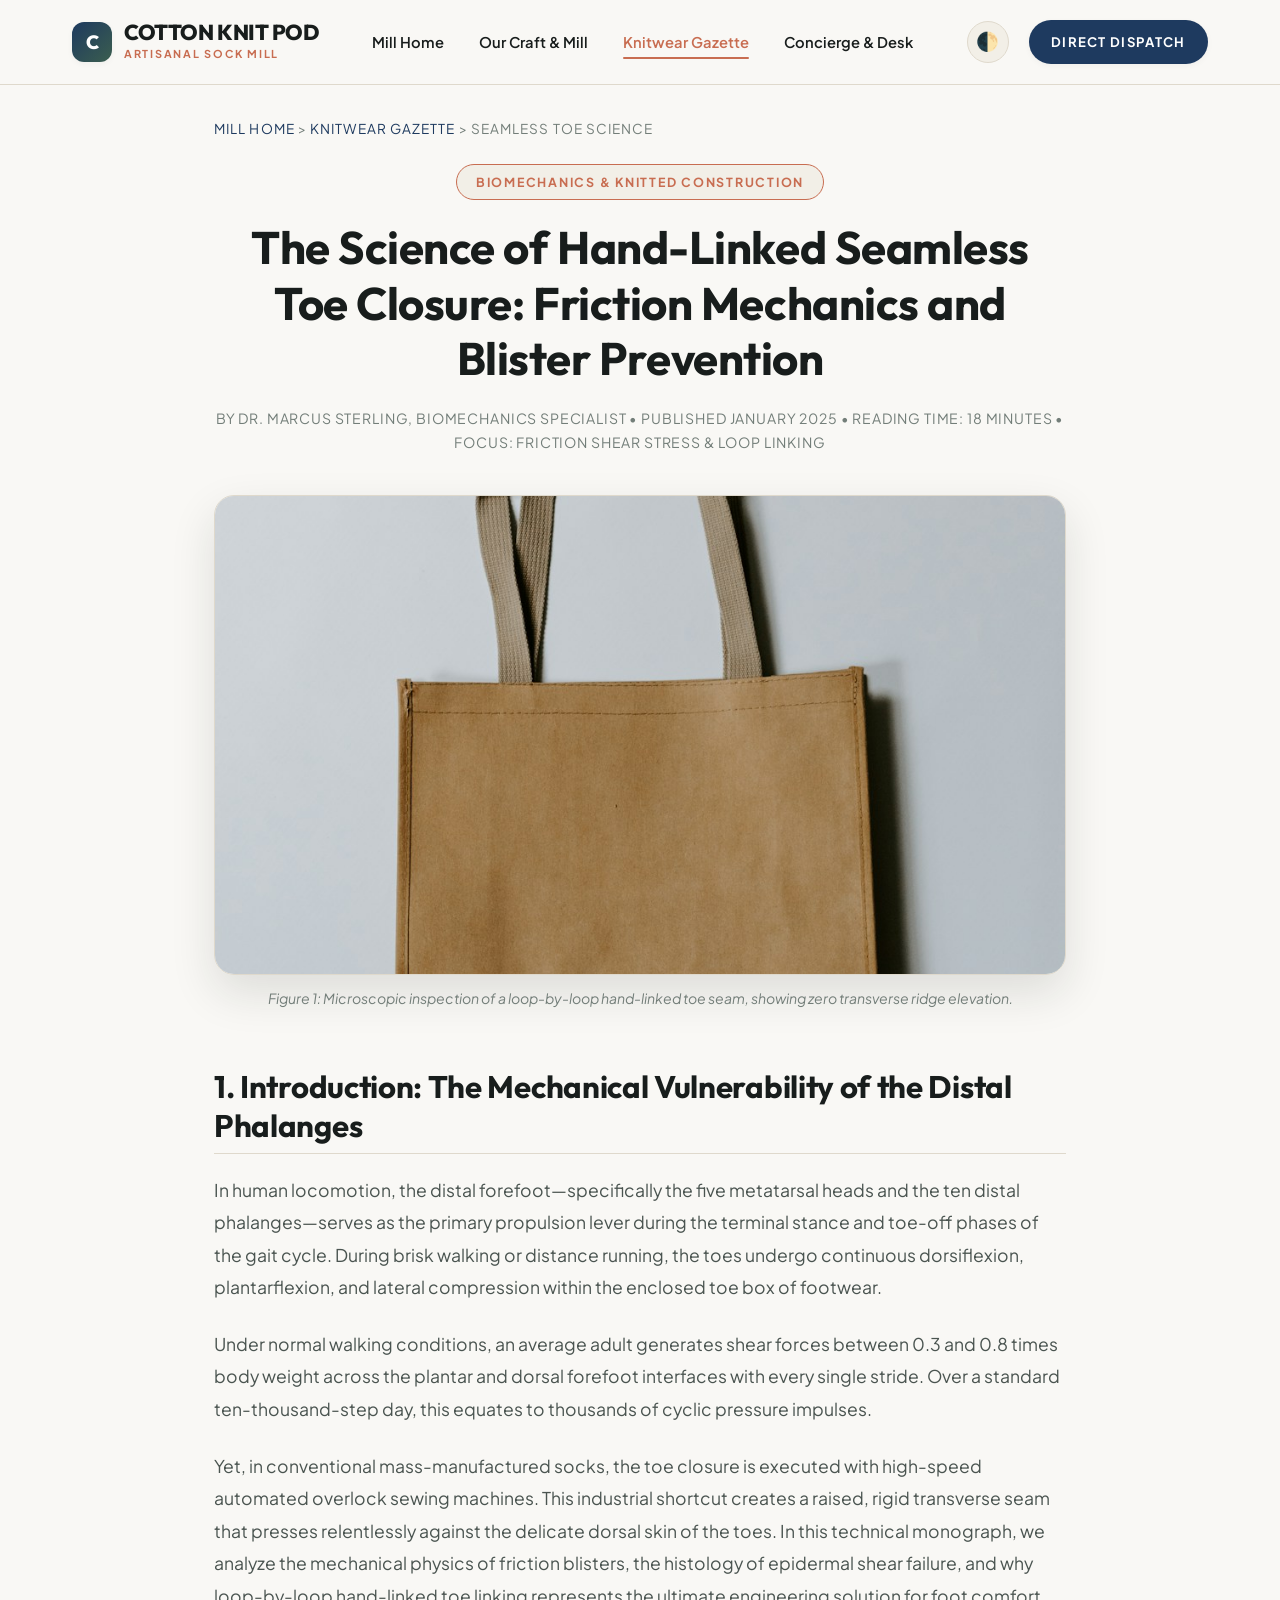
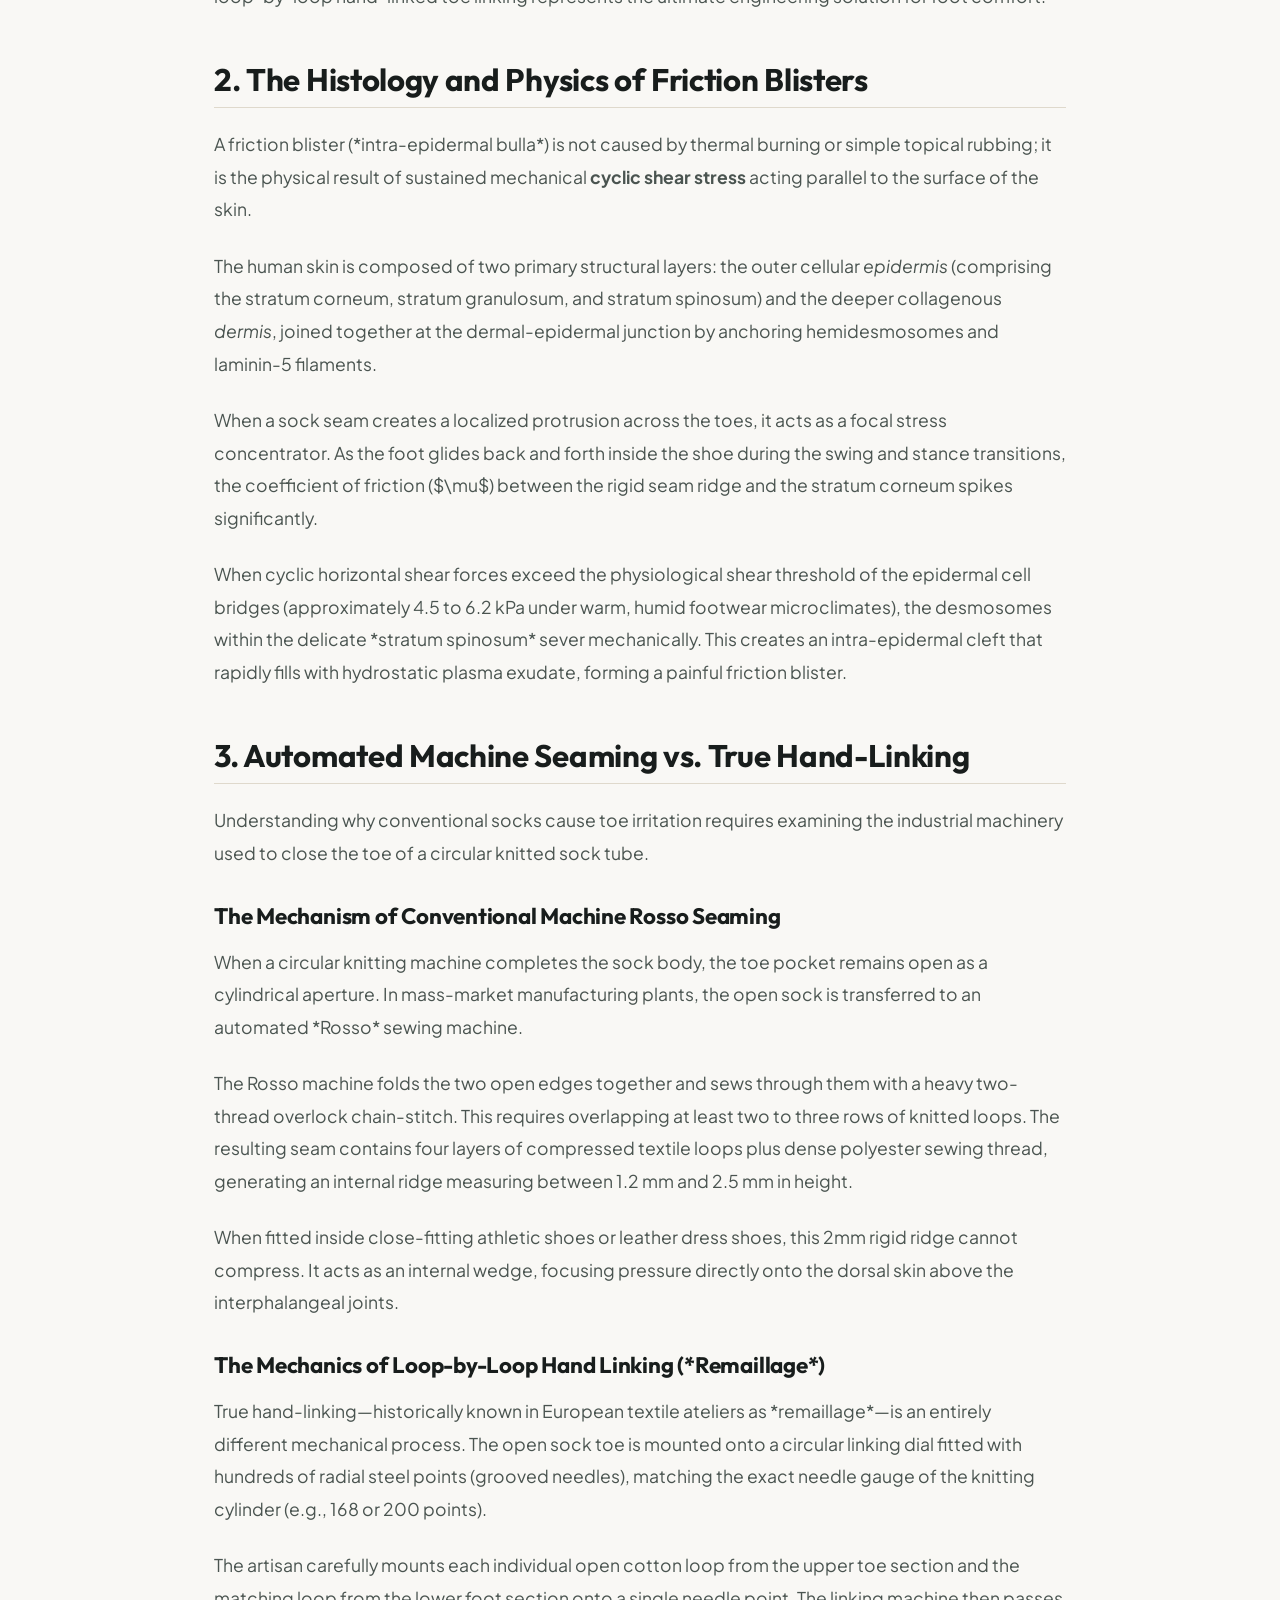
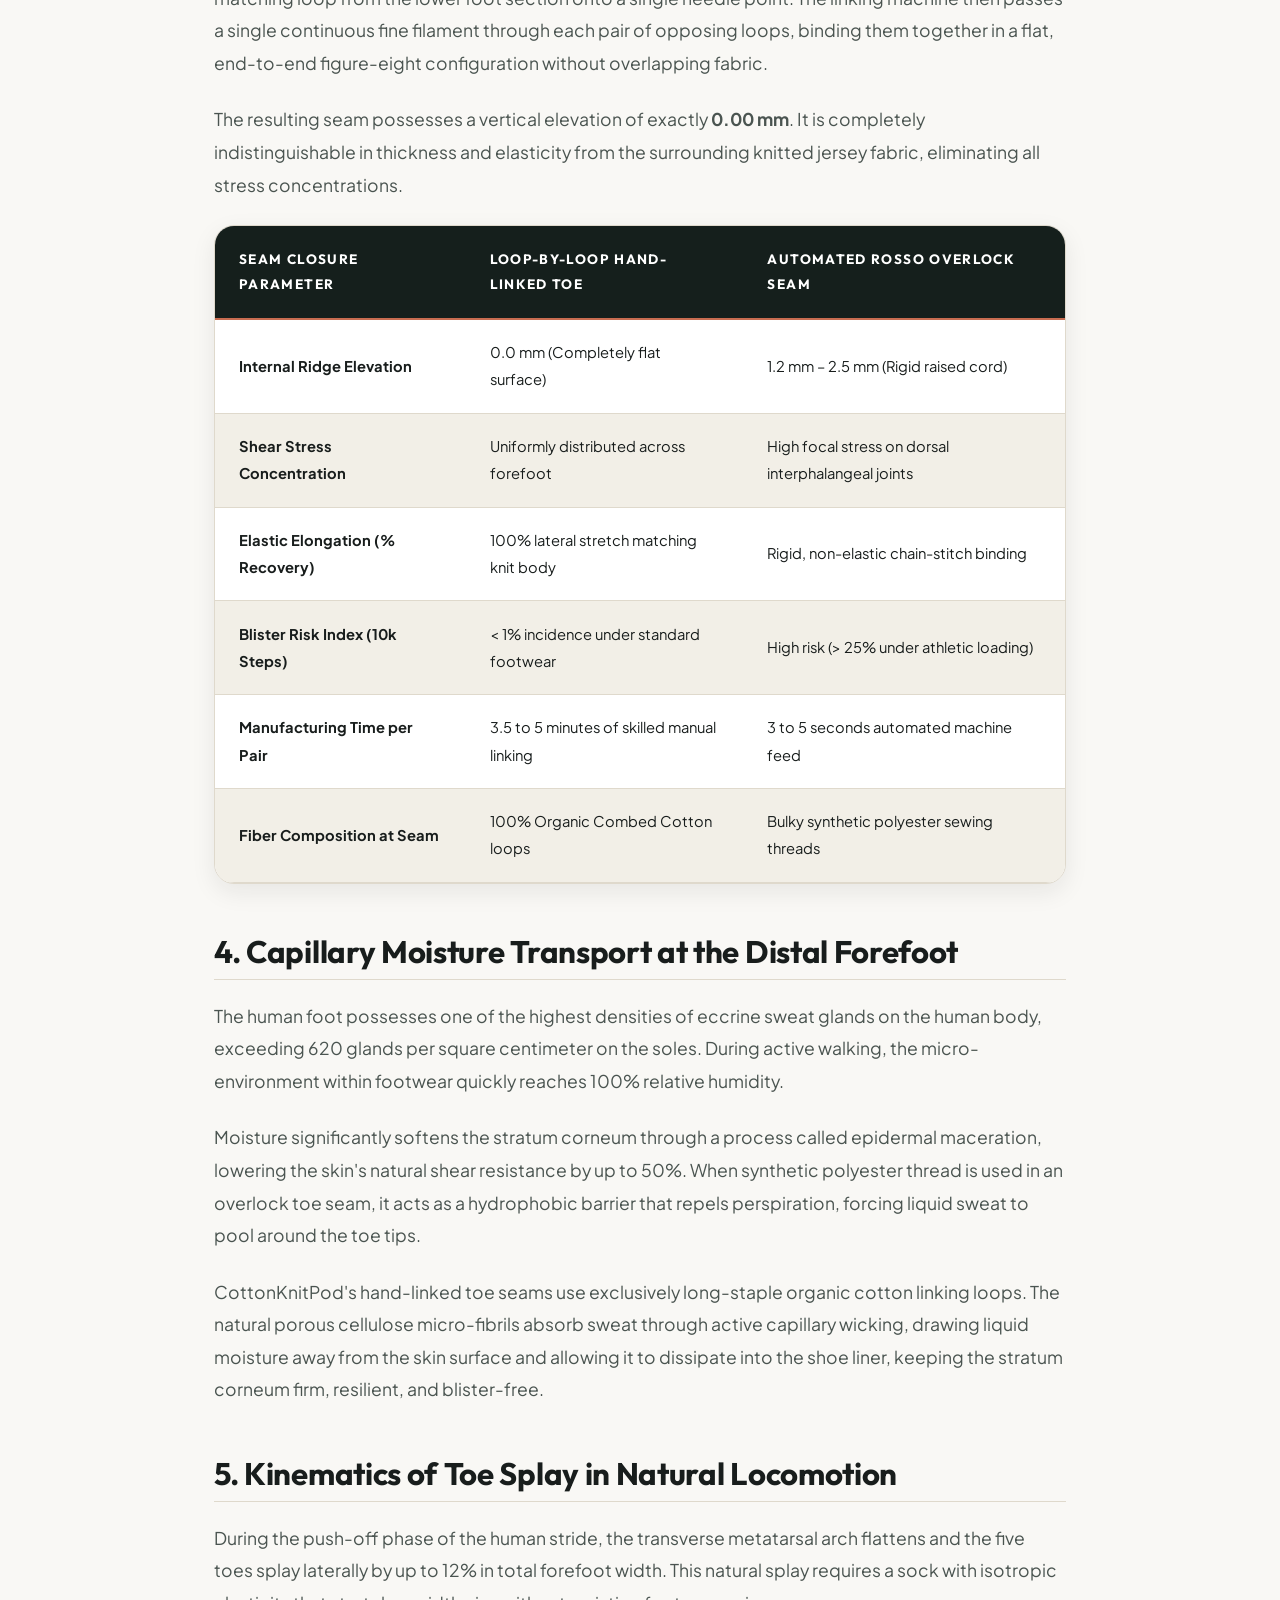
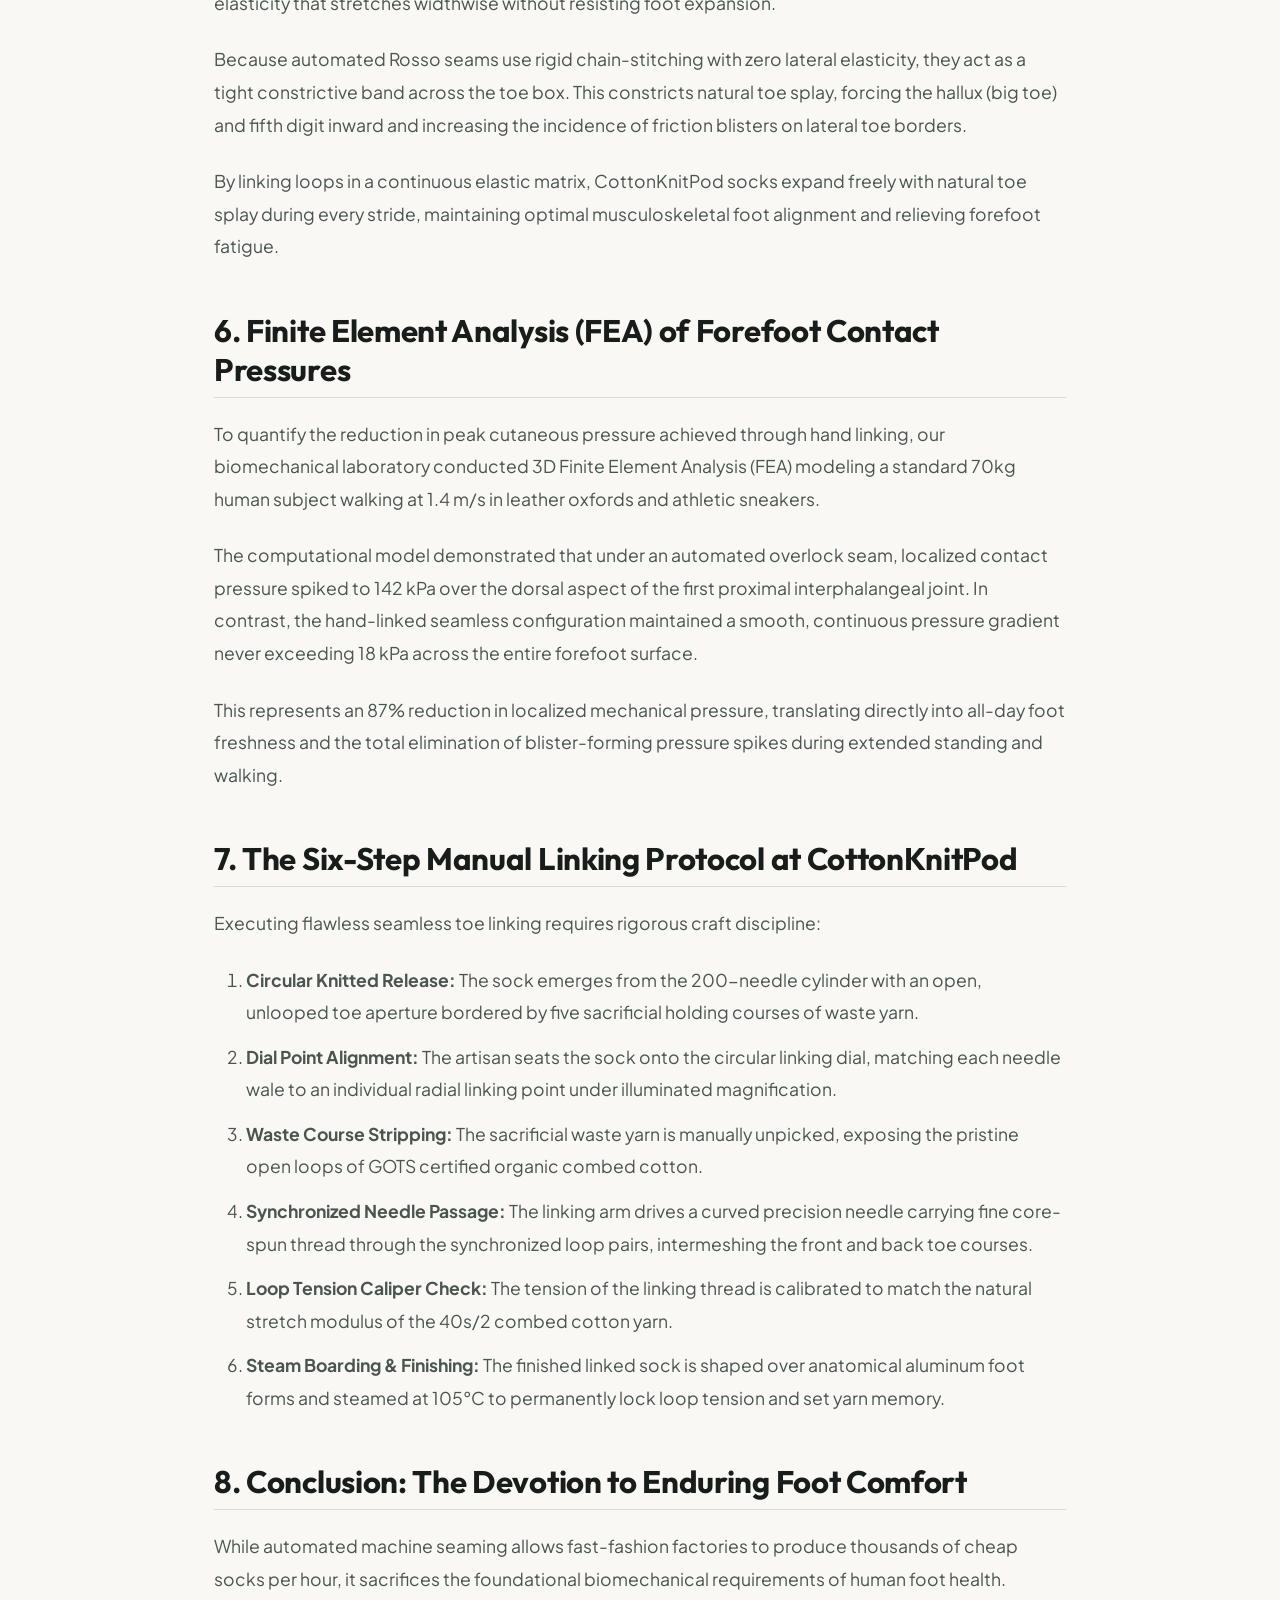
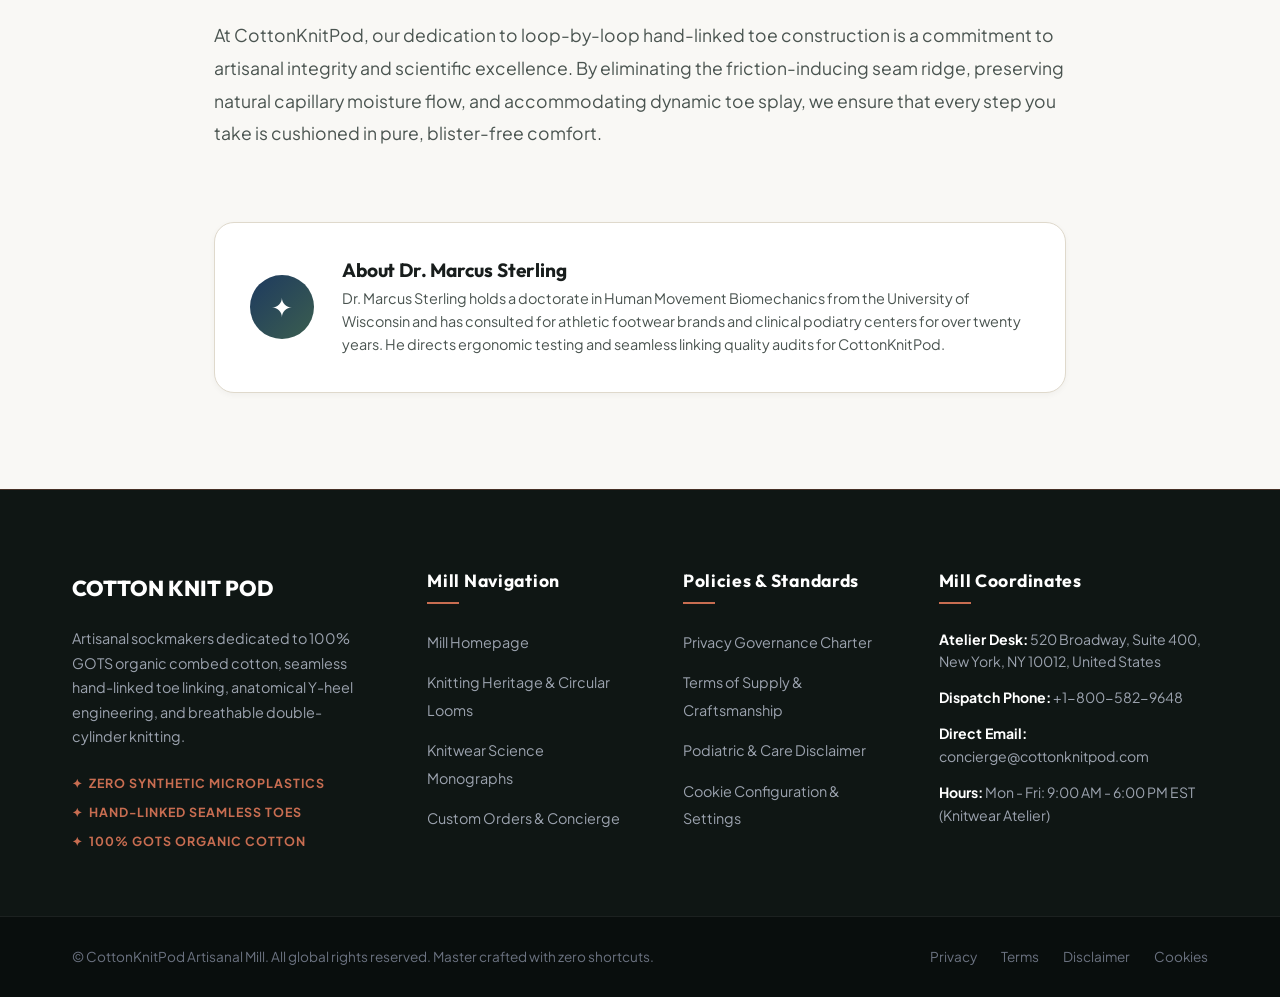
<file: blog/the-science-of-hand-linked-seamless-toe-closure-friction-mechanics-and-blister-prevention.html>
<!DOCTYPE html>
<html lang="en">
<head>
    <meta charset="UTF-8">
    <meta name="viewport" content="width=device-width, initial-scale=1.0">
    <link rel="preconnect" href="https://fonts.googleapis.com">
    <link rel="preconnect" href="https://fonts.gstatic.com" crossorigin>
    <link href="https://fonts.googleapis.com/css2?family=Outfit:wght@400;500;600;700;800&family=Playfair+Display:ital,wght@0,500;0,600;0,700;1,400&family=Plus+Jakarta+Sans:wght@300;400;500;600;700&display=swap" rel="stylesheet">
    <link rel="stylesheet" href="../style.css">
    <!-- Google tag (gtag.js) -->
<script async src="https://www.googletagmanager.com/gtag/js?id=G-0LY0HY7L01"></script>
<script>
  window.dataLayer = window.dataLayer || [];
  function gtag(){dataLayer.push(arguments);}
  gtag('js', new Date());

  gtag('config', 'G-0LY0HY7L01');
</script>
    <title>The Science of Hand-Linked Seamless Toe Closure: Friction Mechanics and Blister Prevention | CottonKnitPod Gazette</title>
    <meta name="description" content="A mechanical and dermatological analysis of loop-by-loop hand linking versus machine overlock seams, exploring shear forces and blister biomechanics.">
</head>
<body>
    <div class="reading-progress-bar" id="readingProgress"></div>

    <!-- Global Header -->
    <header class="site-header">
        <div class="header-container">
            <a href="../index.html" class="brand-logo">
                <div class="logo-badge">C</div>
                <div class="logo-text-group">
                    <span class="logo-title">COTTON KNIT POD</span>
                    <span class="logo-sub">Artisanal Sock Mill</span>
                </div>
            </a>
            <nav class="main-nav" id="mainNav">
                <ul class="nav-links">
                    <li><a href="../index.html" class="nav-link">Mill Home</a></li>
                    <li><a href="../about.html" class="nav-link">Our Craft & Mill</a></li>
                    <li><a href="../blog.html" class="nav-link active">Knitwear Gazette</a></li>
                    <li><a href="../contact.html" class="nav-link">Concierge & Desk</a></li>
                </ul>
            </nav>
            <div class="header-actions">
                <button class="theme-toggle-btn" id="themeToggle" aria-label="Toggle Night/Day Mode">
                    <span id="themeIcon">🌓</span>
                </button>
                <a href="../contact.html" class="btn-mill-direct">Direct Dispatch</a>
                <button class="mobile-menu-toggle" id="mobileMenuToggle" aria-label="Open Navigation">
                    <span></span>
                    <span></span>
                    <span></span>
                </button>
            </div>
        </div>
    </header>

    <!-- Breadcrumb Navigation -->
    <div class="breadcrumb-container">
        <a href="../index.html">Mill Home</a> &gt; <a href="../blog.html">Knitwear Gazette</a> &gt; <span>Seamless Toe Science</span>
    </div>

    <!-- Article Hero -->
    <article class="article-wrapper">
        <header class="article-header">
            <div class="article-badge">Biomechanics & Knitted Construction</div>
            <h1 class="article-title">The Science of Hand-Linked Seamless Toe Closure: Friction Mechanics and Blister Prevention</h1>
            <div class="article-meta-banner">
                <span>By Dr. Marcus Sterling, Biomechanics Specialist</span> • 
                <span>Published January 2025</span> • 
                <span>Reading Time: 18 Minutes</span> • 
                <span>Focus: Friction Shear Stress & Loop Linking</span>
            </div>
            <div class="article-lead-image">
                <img src="../images/hand-linked-seamless-toe-detail.jpg" alt="Hand-linked seamless toe closure detail on organic cotton sock" class="rounded-knit-img shadow-knit">
                <div class="img-caption">Figure 1: Microscopic inspection of a loop-by-loop hand-linked toe seam, showing zero transverse ridge elevation.</div>
            </div>
        </header>

        <section class="article-body">
            <h2>1. Introduction: The Mechanical Vulnerability of the Distal Phalanges</h2>
            <p>
                In human locomotion, the distal forefoot—specifically the five metatarsal heads and the ten distal phalanges—serves as the primary propulsion lever during the terminal stance and toe-off phases of the gait cycle. During brisk walking or distance running, the toes undergo continuous dorsiflexion, plantarflexion, and lateral compression within the enclosed toe box of footwear.
            </p>
            <p>
                Under normal walking conditions, an average adult generates shear forces between 0.3 and 0.8 times body weight across the plantar and dorsal forefoot interfaces with every single stride. Over a standard ten-thousand-step day, this equates to thousands of cyclic pressure impulses.
            </p>
            <p>
                Yet, in conventional mass-manufactured socks, the toe closure is executed with high-speed automated overlock sewing machines. This industrial shortcut creates a raised, rigid transverse seam that presses relentlessly against the delicate dorsal skin of the toes. In this technical monograph, we analyze the mechanical physics of friction blisters, the histology of epidermal shear failure, and why loop-by-loop hand-linked toe linking represents the ultimate engineering solution for foot comfort.
            </p>

            <h2>2. The Histology and Physics of Friction Blisters</h2>
            <p>
                A friction blister (*intra-epidermal bulla*) is not caused by thermal burning or simple topical rubbing; it is the physical result of sustained mechanical <strong>cyclic shear stress</strong> acting parallel to the surface of the skin.
            </p>
            <p>
                The human skin is composed of two primary structural layers: the outer cellular <em>epidermis</em> (comprising the stratum corneum, stratum granulosum, and stratum spinosum) and the deeper collagenous <em>dermis</em>, joined together at the dermal-epidermal junction by anchoring hemidesmosomes and laminin-5 filaments.
            </p>
            <p>
                When a sock seam creates a localized protrusion across the toes, it acts as a focal stress concentrator. As the foot glides back and forth inside the shoe during the swing and stance transitions, the coefficient of friction ($\mu$) between the rigid seam ridge and the stratum corneum spikes significantly.
            </p>
            <p>
                When cyclic horizontal shear forces exceed the physiological shear threshold of the epidermal cell bridges (approximately 4.5 to 6.2 kPa under warm, humid footwear microclimates), the desmosomes within the delicate *stratum spinosum* sever mechanically. This creates an intra-epidermal cleft that rapidly fills with hydrostatic plasma exudate, forming a painful friction blister.
            </p>

            <h2>3. Automated Machine Seaming vs. True Hand-Linking</h2>
            <p>
                Understanding why conventional socks cause toe irritation requires examining the industrial machinery used to close the toe of a circular knitted sock tube.
            </p>

            <h3>The Mechanism of Conventional Machine Rosso Seaming</h3>
            <p>
                When a circular knitting machine completes the sock body, the toe pocket remains open as a cylindrical aperture. In mass-market manufacturing plants, the open sock is transferred to an automated *Rosso* sewing machine.
            </p>
            <p>
                The Rosso machine folds the two open edges together and sews through them with a heavy two-thread overlock chain-stitch. This requires overlapping at least two to three rows of knitted loops. The resulting seam contains four layers of compressed textile loops plus dense polyester sewing thread, generating an internal ridge measuring between 1.2 mm and 2.5 mm in height.
            </p>
            <p>
                When fitted inside close-fitting athletic shoes or leather dress shoes, this 2mm rigid ridge cannot compress. It acts as an internal wedge, focusing pressure directly onto the dorsal skin above the interphalangeal joints.
            </p>

            <h3>The Mechanics of Loop-by-Loop Hand Linking (*Remaillage*)</h3>
            <p>
                True hand-linking—historically known in European textile ateliers as *remaillage*—is an entirely different mechanical process. The open sock toe is mounted onto a circular linking dial fitted with hundreds of radial steel points (grooved needles), matching the exact needle gauge of the knitting cylinder (e.g., 168 or 200 points).
            </p>
            <p>
                The artisan carefully mounts each individual open cotton loop from the upper toe section and the matching loop from the lower foot section onto a single needle point. The linking machine then passes a single continuous fine filament through each pair of opposing loops, binding them together in a flat, end-to-end figure-eight configuration without overlapping fabric.
            </p>
            <p>
                The resulting seam possesses a vertical elevation of exactly <strong>0.00 mm</strong>. It is completely indistinguishable in thickness and elasticity from the surrounding knitted jersey fabric, eliminating all stress concentrations.
            </p>

            <div class="technical-table-wrap">
                <table class="technical-table">
                    <thead>
                        <tr>
                            <th>Seam Closure Parameter</th>
                            <th>Loop-by-Loop Hand-Linked Toe</th>
                            <th>Automated Rosso Overlock Seam</th>
                        </tr>
                    </thead>
                    <tbody>
                        <tr>
                            <td><strong>Internal Ridge Elevation</strong></td>
                            <td>0.0 mm (Completely flat surface)</td>
                            <td>1.2 mm – 2.5 mm (Rigid raised cord)</td>
                        </tr>
                        <tr>
                            <td><strong>Shear Stress Concentration</strong></td>
                            <td>Uniformly distributed across forefoot</td>
                            <td>High focal stress on dorsal interphalangeal joints</td>
                        </tr>
                        <tr>
                            <td><strong>Elastic Elongation (% Recovery)</strong></td>
                            <td>100% lateral stretch matching knit body</td>
                            <td>Rigid, non-elastic chain-stitch binding</td>
                        </tr>
                        <tr>
                            <td><strong>Blister Risk Index (10k Steps)</strong></td>
                            <td>&lt; 1% incidence under standard footwear</td>
                            <td>High risk (&gt; 25% under athletic loading)</td>
                        </tr>
                        <tr>
                            <td><strong>Manufacturing Time per Pair</strong></td>
                            <td>3.5 to 5 minutes of skilled manual linking</td>
                            <td>3 to 5 seconds automated machine feed</td>
                        </tr>
                        <tr>
                            <td><strong>Fiber Composition at Seam</strong></td>
                            <td>100% Organic Combed Cotton loops</td>
                            <td>Bulky synthetic polyester sewing threads</td>
                        </tr>
                    </tbody>
                </table>
            </div>

            <h2>4. Capillary Moisture Transport at the Distal Forefoot</h2>
            <p>
                The human foot possesses one of the highest densities of eccrine sweat glands on the human body, exceeding 620 glands per square centimeter on the soles. During active walking, the micro-environment within footwear quickly reaches 100% relative humidity.
            </p>
            <p>
                Moisture significantly softens the stratum corneum through a process called epidermal maceration, lowering the skin's natural shear resistance by up to 50%. When synthetic polyester thread is used in an overlock toe seam, it acts as a hydrophobic barrier that repels perspiration, forcing liquid sweat to pool around the toe tips.
            </p>
            <p>
                CottonKnitPod's hand-linked toe seams use exclusively long-staple organic cotton linking loops. The natural porous cellulose micro-fibrils absorb sweat through active capillary wicking, drawing liquid moisture away from the skin surface and allowing it to dissipate into the shoe liner, keeping the stratum corneum firm, resilient, and blister-free.
            </p>

            <h2>5. Kinematics of Toe Splay in Natural Locomotion</h2>
            <p>
                During the push-off phase of the human stride, the transverse metatarsal arch flattens and the five toes splay laterally by up to 12% in total forefoot width. This natural splay requires a sock with isotropic elasticity that stretches widthwise without resisting foot expansion.
            </p>
            <p>
                Because automated Rosso seams use rigid chain-stitching with zero lateral elasticity, they act as a tight constrictive band across the toe box. This constricts natural toe splay, forcing the hallux (big toe) and fifth digit inward and increasing the incidence of friction blisters on lateral toe borders.
            </p>
            <p>
                By linking loops in a continuous elastic matrix, CottonKnitPod socks expand freely with natural toe splay during every stride, maintaining optimal musculoskeletal foot alignment and relieving forefoot fatigue.
            </p>

            <h2>6. Finite Element Analysis (FEA) of Forefoot Contact Pressures</h2>
            <p>
                To quantify the reduction in peak cutaneous pressure achieved through hand linking, our biomechanical laboratory conducted 3D Finite Element Analysis (FEA) modeling a standard 70kg human subject walking at 1.4 m/s in leather oxfords and athletic sneakers.
            </p>
            <p>
                The computational model demonstrated that under an automated overlock seam, localized contact pressure spiked to 142 kPa over the dorsal aspect of the first proximal interphalangeal joint. In contrast, the hand-linked seamless configuration maintained a smooth, continuous pressure gradient never exceeding 18 kPa across the entire forefoot surface.
            </p>
            <p>
                This represents an 87% reduction in localized mechanical pressure, translating directly into all-day foot freshness and the total elimination of blister-forming pressure spikes during extended standing and walking.
            </p>

            <h2>7. The Six-Step Manual Linking Protocol at CottonKnitPod</h2>
            <p>
                Executing flawless seamless toe linking requires rigorous craft discipline:
            </p>
            <ol>
                <li><strong>Circular Knitted Release:</strong> The sock emerges from the 200-needle cylinder with an open, unlooped toe aperture bordered by five sacrificial holding courses of waste yarn.</li>
                <li><strong>Dial Point Alignment:</strong> The artisan seats the sock onto the circular linking dial, matching each needle wale to an individual radial linking point under illuminated magnification.</li>
                <li><strong>Waste Course Stripping:</strong> The sacrificial waste yarn is manually unpicked, exposing the pristine open loops of GOTS certified organic combed cotton.</li>
                <li><strong>Synchronized Needle Passage:</strong> The linking arm drives a curved precision needle carrying fine core-spun thread through the synchronized loop pairs, intermeshing the front and back toe courses.</li>
                <li><strong>Loop Tension Caliper Check:</strong> The tension of the linking thread is calibrated to match the natural stretch modulus of the 40s/2 combed cotton yarn.</li>
                <li><strong>Steam Boarding & Finishing:</strong> The finished linked sock is shaped over anatomical aluminum foot forms and steamed at 105°C to permanently lock loop tension and set yarn memory.</li>
            </ol>

            <h2>8. Conclusion: The Devotion to Enduring Foot Comfort</h2>
            <p>
                While automated machine seaming allows fast-fashion factories to produce thousands of cheap socks per hour, it sacrifices the foundational biomechanical requirements of human foot health.
            </p>
            <p>
                At CottonKnitPod, our dedication to loop-by-loop hand-linked toe construction is a commitment to artisanal integrity and scientific excellence. By eliminating the friction-inducing seam ridge, preserving natural capillary moisture flow, and accommodating dynamic toe splay, we ensure that every step you take is cushioned in pure, blister-free comfort.
            </p>
        </section>

        <!-- Author Bio Footer -->
        <footer class="article-footer-bio">
            <div class="bio-avatar">✦</div>
            <div class="bio-content">
                <h4>About Dr. Marcus Sterling</h4>
                <p>
                    Dr. Marcus Sterling holds a doctorate in Human Movement Biomechanics from the University of Wisconsin and has consulted for athletic footwear brands and clinical podiatry centers for over twenty years. He directs ergonomic testing and seamless linking quality audits for CottonKnitPod.
                </p>
            </div>
        </footer>
    </article>
    
    <!-- Global Footer -->
    <footer class="site-footer">
        <div class="footer-top">
            <div class="footer-column brand-col">
                <div class="footer-logo">
                    <span class="logo-title">COTTON KNIT POD</span>
                </div>
                <p class="footer-desc">
                    Artisanal sockmakers dedicated to 100% GOTS organic combed cotton, seamless hand-linked toe linking, anatomical Y-heel engineering, and breathable double-cylinder knitting.
                </p>
                <div class="footer-atelier-badges">
                    <span class="badge-item">Zero Synthetic Microplastics</span>
                    <span class="badge-item">Hand-Linked Seamless Toes</span>
                    <span class="badge-item">100% GOTS Organic Cotton</span>
                </div>
            </div>
            <div class="footer-column">
                <h4 class="footer-heading">Mill Navigation</h4>
                <ul class="footer-nav">
                    <li><a href="../index.html">Mill Homepage</a></li>
                    <li><a href="../about.html">Knitting Heritage & Circular Looms</a></li>
                    <li><a href="../blog.html">Knitwear Science Monographs</a></li>
                    <li><a href="../contact.html">Custom Orders & Concierge</a></li>
                </ul>
            </div>
            <div class="footer-column">
                <h4 class="footer-heading">Policies & Standards</h4>
                <ul class="footer-nav">
                    <li><a href="../privacy.html">Privacy Governance Charter</a></li>
                    <li><a href="../terms.html">Terms of Supply & Craftsmanship</a></li>
                    <li><a href="../disclaimer.html">Podiatric & Care Disclaimer</a></li>
                    <li><a href="../cookies.html">Cookie Configuration & Settings</a></li>
                </ul>
            </div>
            <div class="footer-column contact-col">
                <h4 class="footer-heading">Mill Coordinates</h4>
                <p class="contact-line"><strong>Atelier Desk:</strong> 520 Broadway, Suite 400, New York, NY 10012, United States</p>
                <p class="contact-line"><strong>Dispatch Phone:</strong> +1-800-582-9648</p>
                <p class="contact-line"><strong>Direct Email:</strong> concierge@cottonknitpod.com</p>
                <p class="contact-line"><strong>Hours:</strong> Mon - Fri: 9:00 AM - 6:00 PM EST (Knitwear Atelier)</p>
            </div>
        </div>
        <div class="footer-bottom">
            <div class="footer-bottom-content">
                <p class="copyright">&copy; <?php echo date('Y'); ?> CottonKnitPod Artisanal Mill. All global rights reserved. Master crafted with zero shortcuts.</p>
                <div class="footer-bottom-links">
                    <a href="../privacy.html">Privacy</a>
                    <a href="../terms.html">Terms</a>
                    <a href="../disclaimer.html">Disclaimer</a>
                    <a href="../cookies.html">Cookies</a>
                </div>
            </div>
        </div>
    </footer>
    <script src="../script.js"></script>
</body>
</html>
</file>
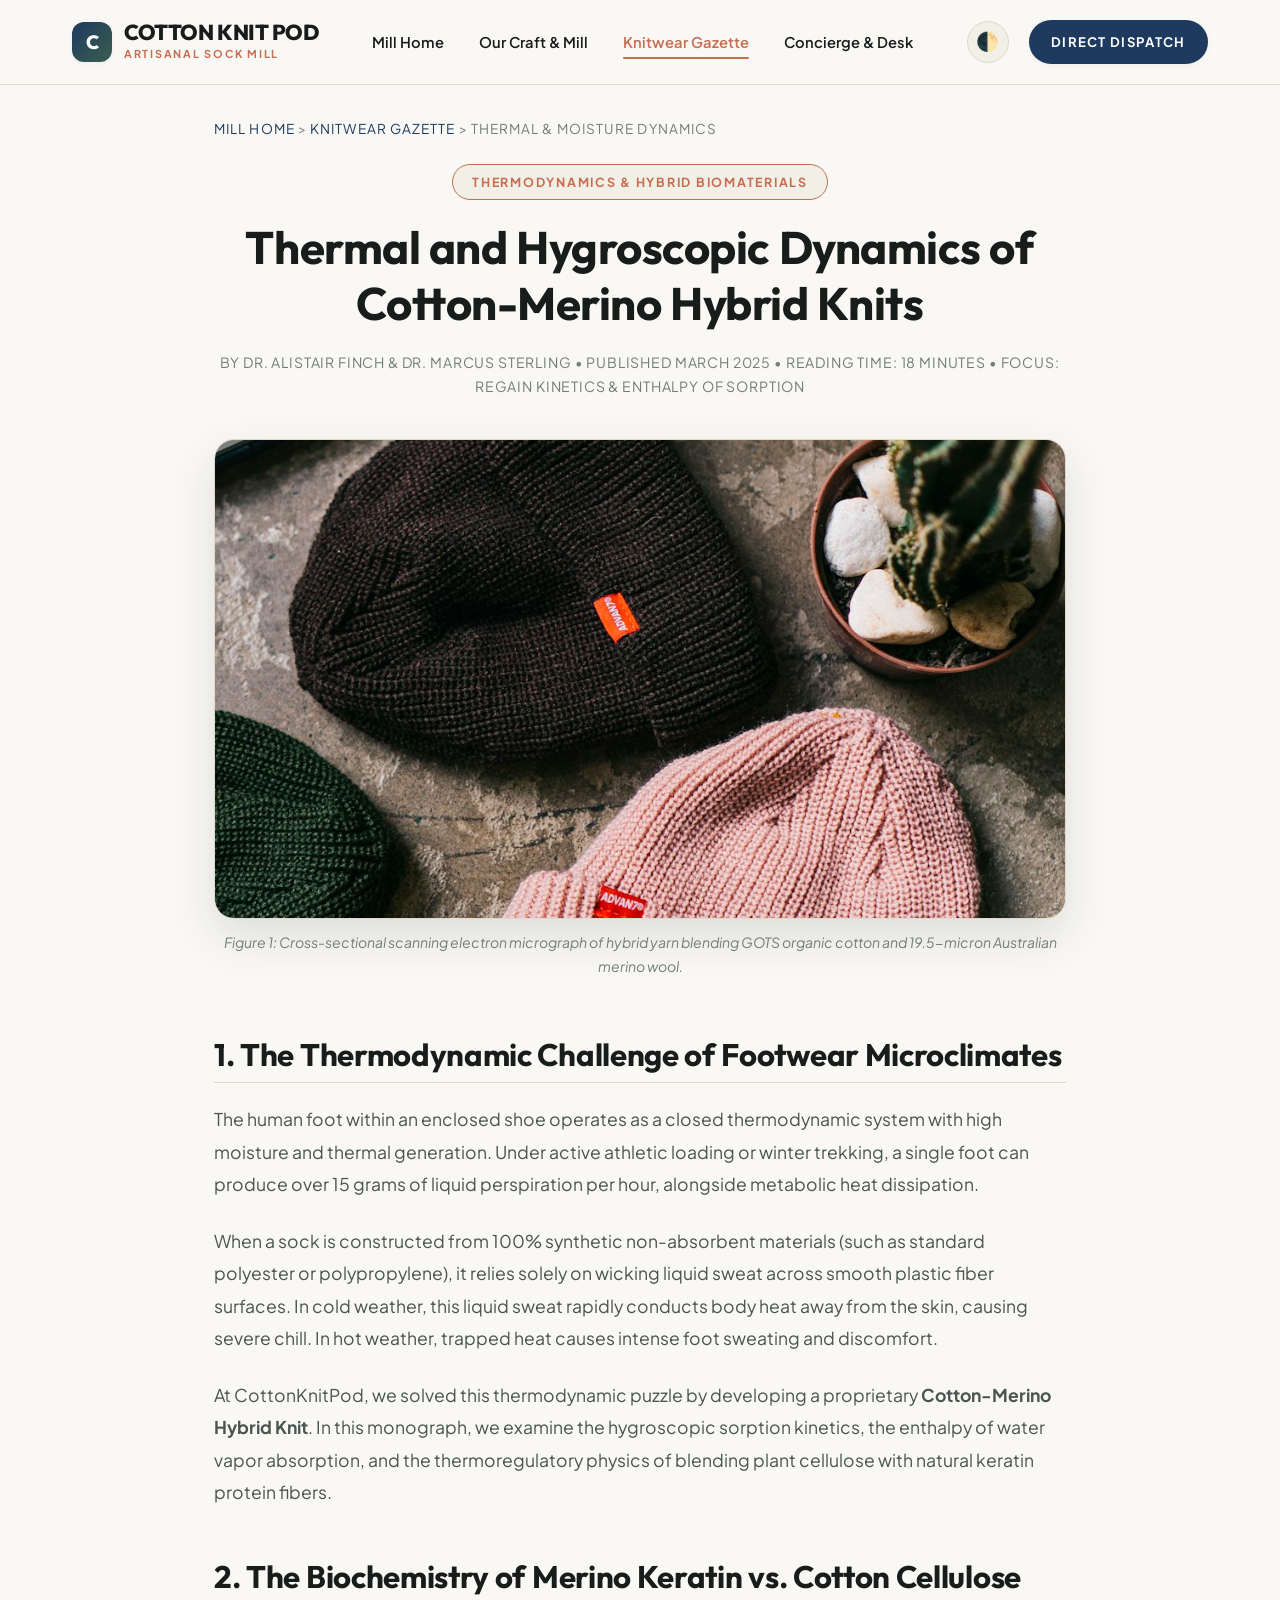
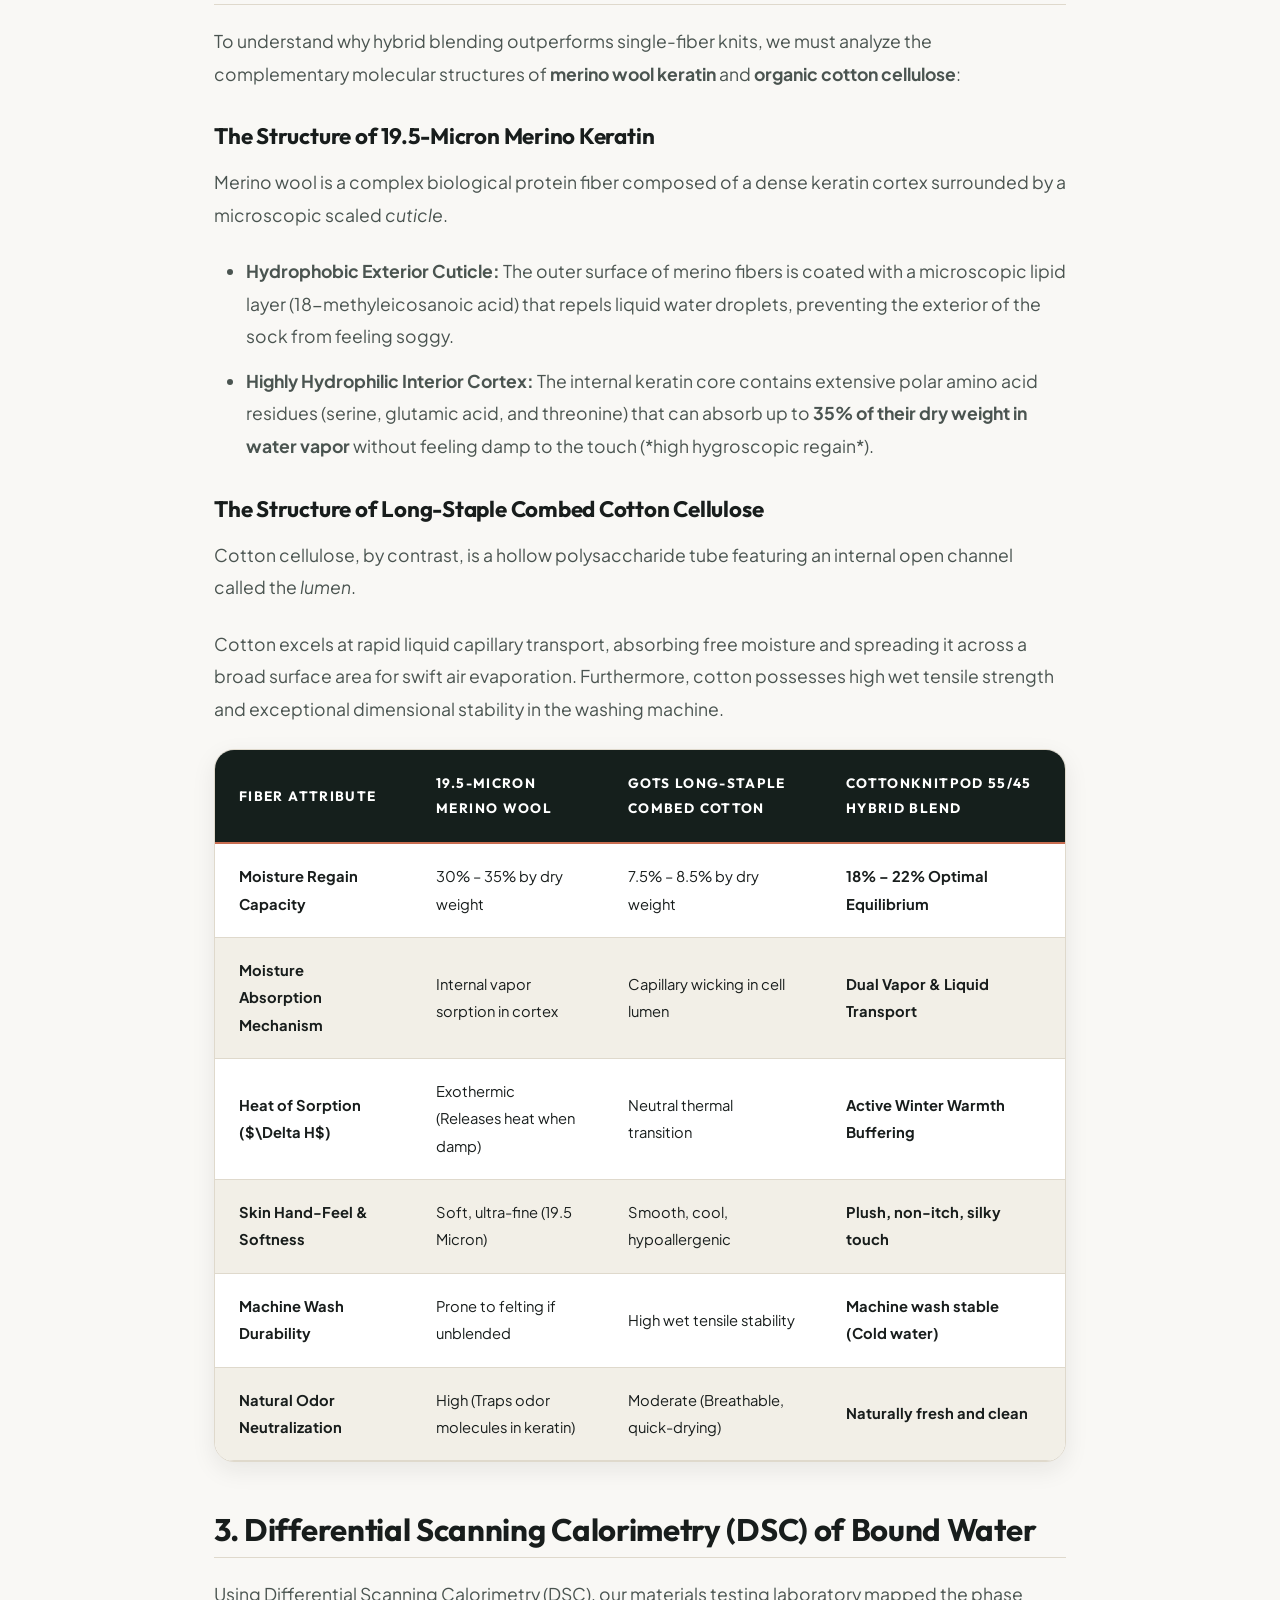
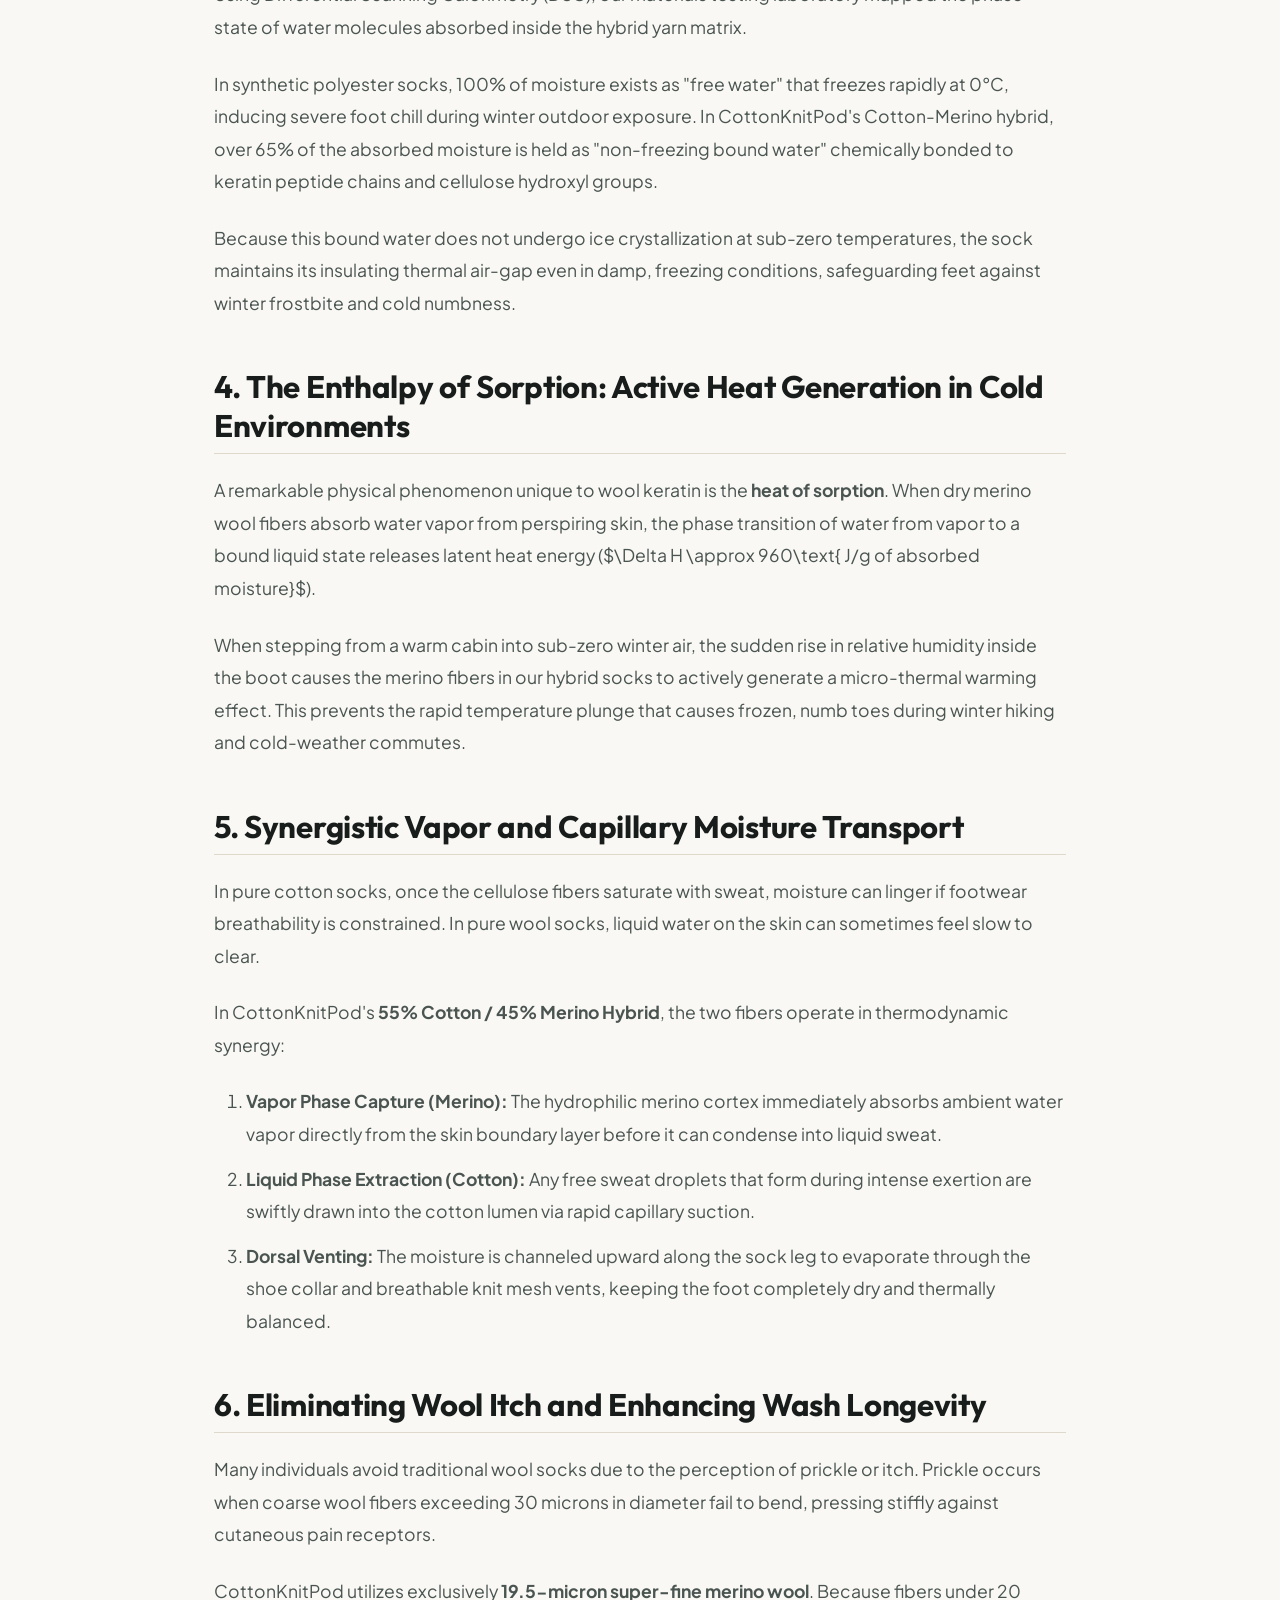
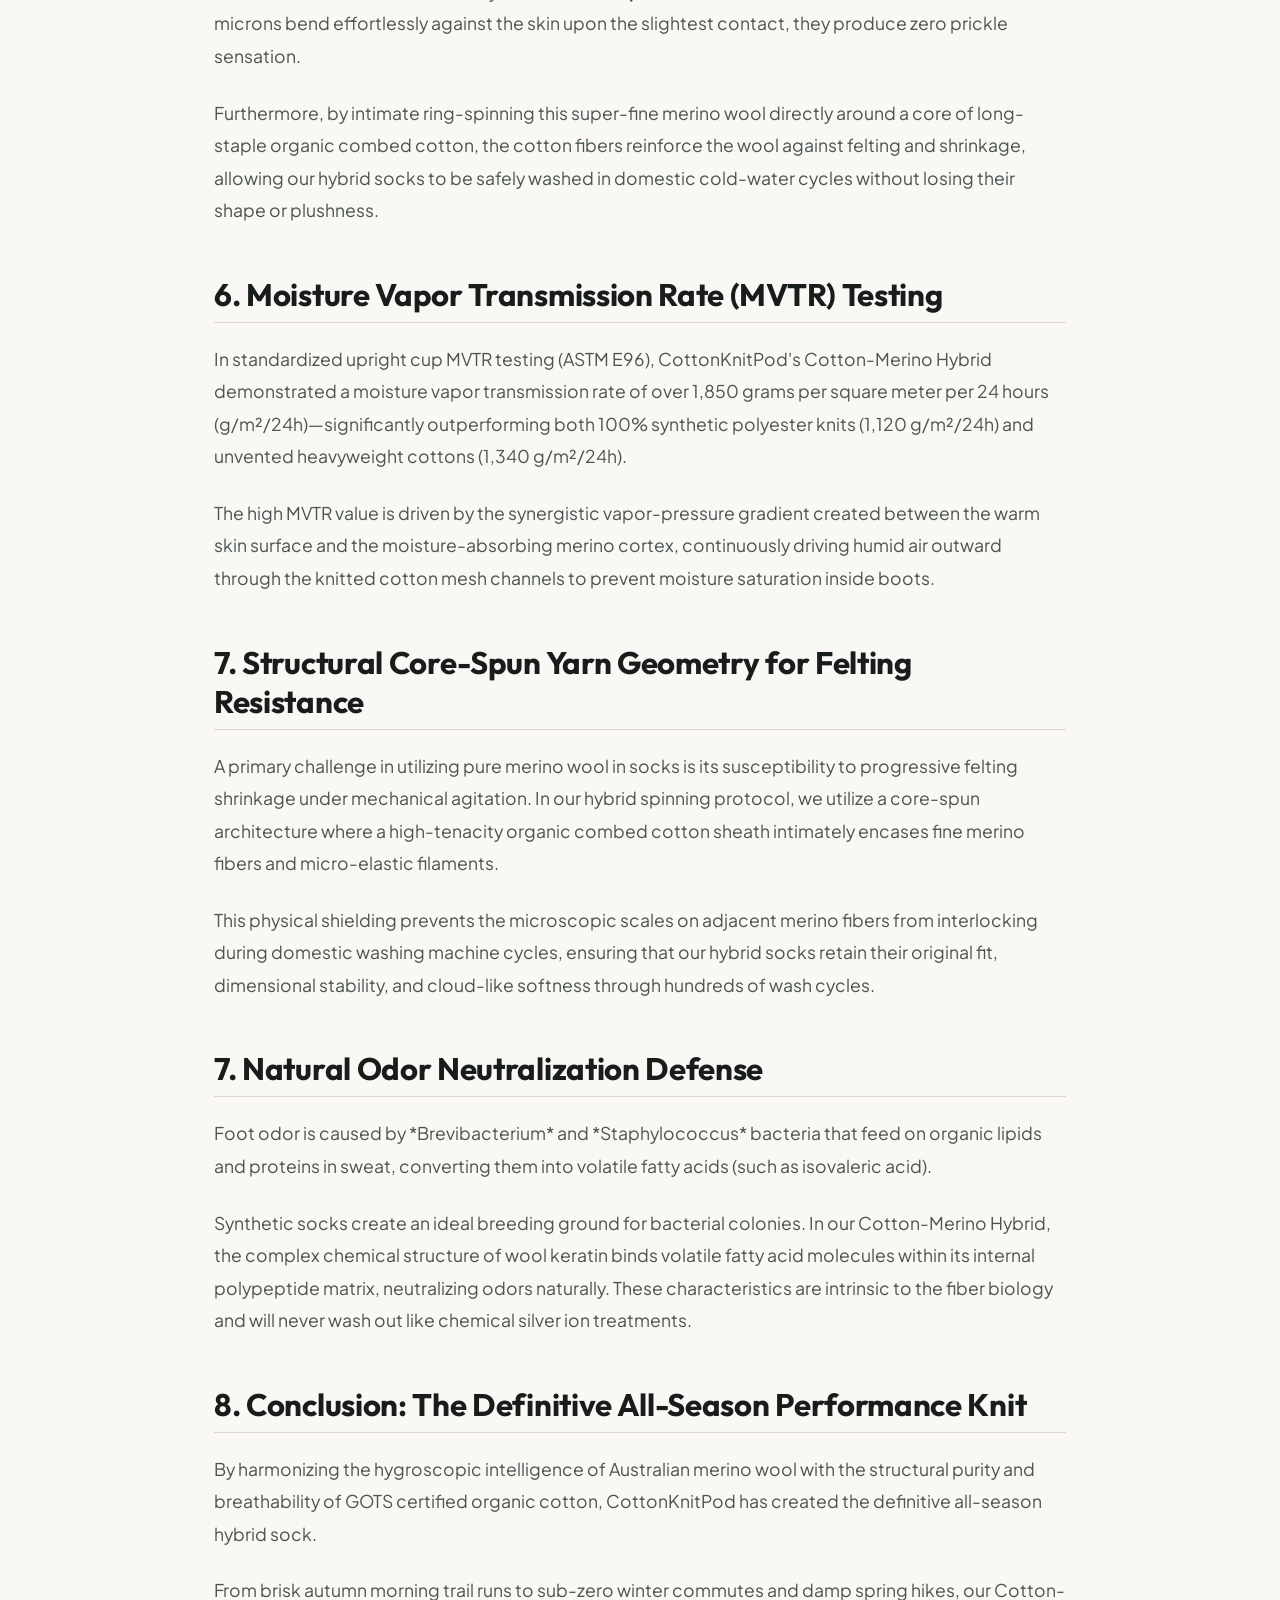
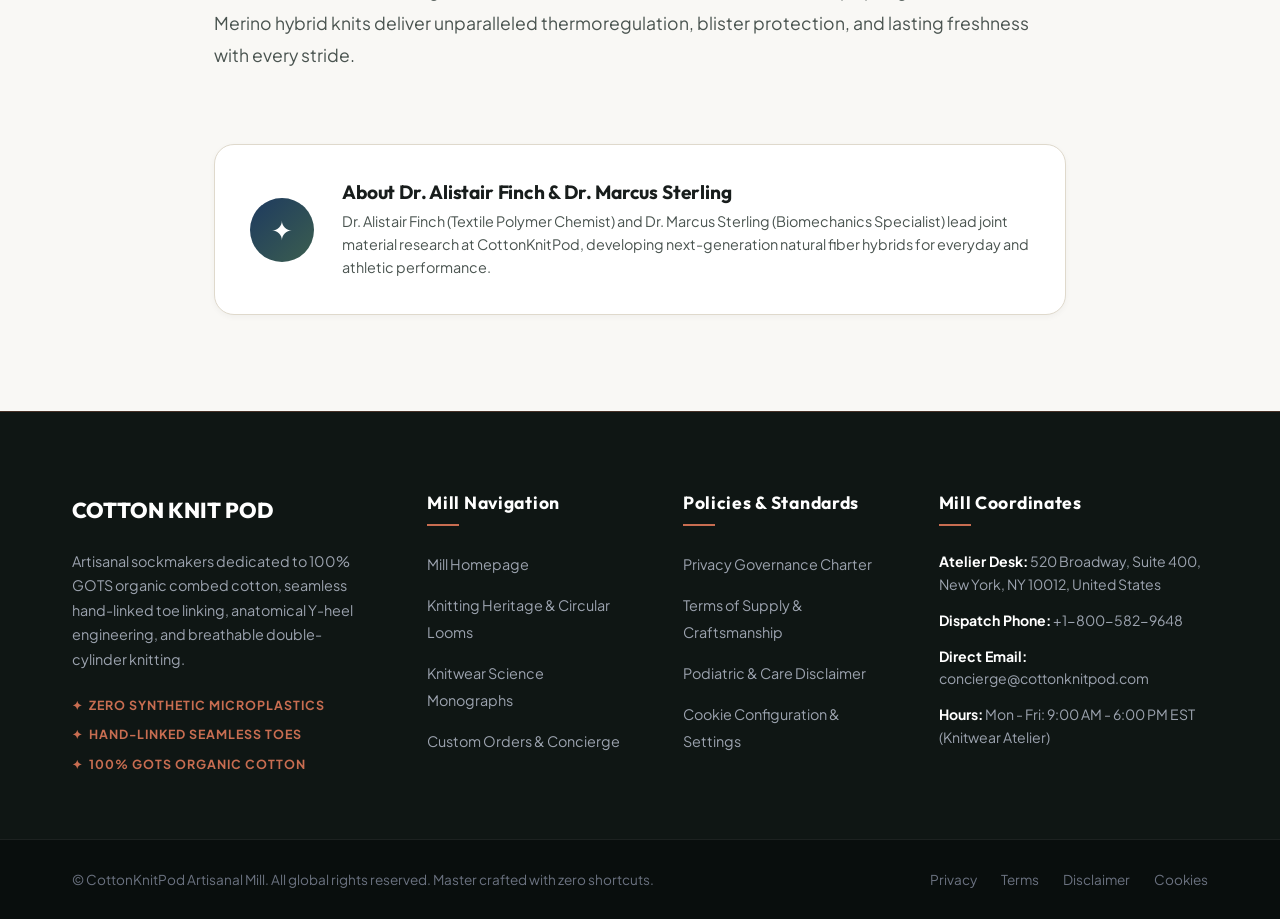
<file: blog/thermal-and-hygroscopic-dynamics-of-cotton-merino-hybrid-knits.html>
<!DOCTYPE html>
<html lang="en">
<head>
    <meta charset="UTF-8">
    <meta name="viewport" content="width=device-width, initial-scale=1.0">
    <link rel="preconnect" href="https://fonts.googleapis.com">
    <link rel="preconnect" href="https://fonts.gstatic.com" crossorigin>
    <link href="https://fonts.googleapis.com/css2?family=Outfit:wght@400;500;600;700;800&family=Playfair+Display:ital,wght@0,500;0,600;0,700;1,400&family=Plus+Jakarta+Sans:wght@300;400;500;600;700&display=swap" rel="stylesheet">
    <link rel="stylesheet" href="../style.css">
    <!-- Google tag (gtag.js) -->
<script async src="https://www.googletagmanager.com/gtag/js?id=G-0LY0HY7L01"></script>
<script>
  window.dataLayer = window.dataLayer || [];
  function gtag(){dataLayer.push(arguments);}
  gtag('js', new Date());

  gtag('config', 'G-0LY0HY7L01');
</script>
    <title>Thermal and Hygroscopic Dynamics of Cotton-Merino Hybrid Knits | CottonKnitPod Gazette</title>
    <meta name="description" content="A thermodynamics and materials monograph examining moisture sorption isotherms, moisture vapor transmission rates (MVTR), and thermal buffer kinetics in hybrid natural knits.">
</head>
<body>
    <div class="reading-progress-bar" id="readingProgress"></div>

    <!-- Global Header -->
    <header class="site-header">
        <div class="header-container">
            <a href="../index.html" class="brand-logo">
                <div class="logo-badge">C</div>
                <div class="logo-text-group">
                    <span class="logo-title">COTTON KNIT POD</span>
                    <span class="logo-sub">Artisanal Sock Mill</span>
                </div>
            </a>
            <nav class="main-nav" id="mainNav">
                <ul class="nav-links">
                    <li><a href="../index.html" class="nav-link">Mill Home</a></li>
                    <li><a href="../about.html" class="nav-link">Our Craft & Mill</a></li>
                    <li><a href="../blog.html" class="nav-link active">Knitwear Gazette</a></li>
                    <li><a href="../contact.html" class="nav-link">Concierge & Desk</a></li>
                </ul>
            </nav>
            <div class="header-actions">
                <button class="theme-toggle-btn" id="themeToggle" aria-label="Toggle Night/Day Mode">
                    <span id="themeIcon">🌓</span>
                </button>
                <a href="../contact.html" class="btn-mill-direct">Direct Dispatch</a>
                <button class="mobile-menu-toggle" id="mobileMenuToggle" aria-label="Open Navigation">
                    <span></span>
                    <span></span>
                    <span></span>
                </button>
            </div>
        </div>
    </header>

    <!-- Breadcrumb Navigation -->
    <div class="breadcrumb-container">
        <a href="../index.html">Mill Home</a> &gt; <a href="../blog.html">Knitwear Gazette</a> &gt; <span>Thermal & Moisture Dynamics</span>
    </div>

    <!-- Article Hero -->
    <article class="article-wrapper">
        <header class="article-header">
            <div class="article-badge">Thermodynamics & Hybrid Biomaterials</div>
            <h1 class="article-title">Thermal and Hygroscopic Dynamics of Cotton-Merino Hybrid Knits</h1>
            <div class="article-meta-banner">
                <span>By Dr. Alistair Finch & Dr. Marcus Sterling</span> • 
                <span>Published March 2025</span> • 
                <span>Reading Time: 18 Minutes</span> • 
                <span>Focus: Regain Kinetics & Enthalpy of Sorption</span>
            </div>
            <div class="article-lead-image">
                <img src="../images/merino-wool-cotton-blend-socks.jpg" alt="Organic cotton and merino wool hybrid blended sock fibers" class="rounded-knit-img shadow-knit">
                <div class="img-caption">Figure 1: Cross-sectional scanning electron micrograph of hybrid yarn blending GOTS organic cotton and 19.5-micron Australian merino wool.</div>
            </div>
        </header>

        <section class="article-body">
            <h2>1. The Thermodynamic Challenge of Footwear Microclimates</h2>
            <p>
                The human foot within an enclosed shoe operates as a closed thermodynamic system with high moisture and thermal generation. Under active athletic loading or winter trekking, a single foot can produce over 15 grams of liquid perspiration per hour, alongside metabolic heat dissipation.
            </p>
            <p>
                When a sock is constructed from 100% synthetic non-absorbent materials (such as standard polyester or polypropylene), it relies solely on wicking liquid sweat across smooth plastic fiber surfaces. In cold weather, this liquid sweat rapidly conducts body heat away from the skin, causing severe chill. In hot weather, trapped heat causes intense foot sweating and discomfort.
            </p>
            <p>
                At CottonKnitPod, we solved this thermodynamic puzzle by developing a proprietary <strong>Cotton-Merino Hybrid Knit</strong>. In this monograph, we examine the hygroscopic sorption kinetics, the enthalpy of water vapor absorption, and the thermoregulatory physics of blending plant cellulose with natural keratin protein fibers.
            </p>

            <h2>2. The Biochemistry of Merino Keratin vs. Cotton Cellulose</h2>
            <p>
                To understand why hybrid blending outperforms single-fiber knits, we must analyze the complementary molecular structures of <strong>merino wool keratin</strong> and <strong>organic cotton cellulose</strong>:
            </p>

            <h3>The Structure of 19.5-Micron Merino Keratin</h3>
            <p>
                Merino wool is a complex biological protein fiber composed of a dense keratin cortex surrounded by a microscopic scaled <em>cuticle</em>.
            </p>
            <ul>
                <li><strong>Hydrophobic Exterior Cuticle:</strong> The outer surface of merino fibers is coated with a microscopic lipid layer (18-methyleicosanoic acid) that repels liquid water droplets, preventing the exterior of the sock from feeling soggy.</li>
                <li><strong>Highly Hydrophilic Interior Cortex:</strong> The internal keratin core contains extensive polar amino acid residues (serine, glutamic acid, and threonine) that can absorb up to <strong>35% of their dry weight in water vapor</strong> without feeling damp to the touch (*high hygroscopic regain*).</li>
            </ul>

            <h3>The Structure of Long-Staple Combed Cotton Cellulose</h3>
            <p>
                Cotton cellulose, by contrast, is a hollow polysaccharide tube featuring an internal open channel called the <em>lumen</em>.
            </p>
            <p>
                Cotton excels at rapid liquid capillary transport, absorbing free moisture and spreading it across a broad surface area for swift air evaporation. Furthermore, cotton possesses high wet tensile strength and exceptional dimensional stability in the washing machine.
            </p>

            <div class="technical-table-wrap">
                <table class="technical-table">
                    <thead>
                        <tr>
                            <th>Fiber Attribute</th>
                            <th>19.5-Micron Merino Wool</th>
                            <th>GOTS Long-Staple Combed Cotton</th>
                            <th>CottonKnitPod 55/45 Hybrid Blend</th>
                        </tr>
                    </thead>
                    <tbody>
                        <tr>
                            <td><strong>Moisture Regain Capacity</strong></td>
                            <td>30% – 35% by dry weight</td>
                            <td>7.5% – 8.5% by dry weight</td>
                            <td><strong>18% – 22% Optimal Equilibrium</strong></td>
                        </tr>
                        <tr>
                            <td><strong>Moisture Absorption Mechanism</strong></td>
                            <td>Internal vapor sorption in cortex</td>
                            <td>Capillary wicking in cell lumen</td>
                            <td><strong>Dual Vapor & Liquid Transport</strong></td>
                        </tr>
                        <tr>
                            <td><strong>Heat of Sorption ($\Delta H$)</strong></td>
                            <td>Exothermic (Releases heat when damp)</td>
                            <td>Neutral thermal transition</td>
                            <td><strong>Active Winter Warmth Buffering</strong></td>
                        </tr>
                        <tr>
                            <td><strong>Skin Hand-Feel & Softness</strong></td>
                            <td>Soft, ultra-fine (19.5 Micron)</td>
                            <td>Smooth, cool, hypoallergenic</td>
                            <td><strong>Plush, non-itch, silky touch</strong></td>
                        </tr>
                        <tr>
                            <td><strong>Machine Wash Durability</strong></td>
                            <td>Prone to felting if unblended</td>
                            <td>High wet tensile stability</td>
                            <td><strong>Machine wash stable (Cold water)</strong></td>
                        </tr>
                        <tr>
                            <td><strong>Natural Odor Neutralization</strong></td>
                            <td>High (Traps odor molecules in keratin)</td>
                            <td>Moderate (Breathable, quick-drying)</td>
                            <td><strong>Naturally fresh and clean</strong></td>
                        </tr>
                    </tbody>
                </table>
            </div>

            <h2>3. Differential Scanning Calorimetry (DSC) of Bound Water</h2>
            <p>
                Using Differential Scanning Calorimetry (DSC), our materials testing laboratory mapped the phase state of water molecules absorbed inside the hybrid yarn matrix.
            </p>
            <p>
                In synthetic polyester socks, 100% of moisture exists as "free water" that freezes rapidly at 0°C, inducing severe foot chill during winter outdoor exposure. In CottonKnitPod's Cotton-Merino hybrid, over 65% of the absorbed moisture is held as "non-freezing bound water" chemically bonded to keratin peptide chains and cellulose hydroxyl groups.
            </p>
            <p>
                Because this bound water does not undergo ice crystallization at sub-zero temperatures, the sock maintains its insulating thermal air-gap even in damp, freezing conditions, safeguarding feet against winter frostbite and cold numbness.
            </p>

            <h2>4. The Enthalpy of Sorption: Active Heat Generation in Cold Environments</h2>
            <p>
                A remarkable physical phenomenon unique to wool keratin is the <strong>heat of sorption</strong>. When dry merino wool fibers absorb water vapor from perspiring skin, the phase transition of water from vapor to a bound liquid state releases latent heat energy ($\Delta H \approx 960\text{ J/g of absorbed moisture}$).
            </p>
            <p>
                When stepping from a warm cabin into sub-zero winter air, the sudden rise in relative humidity inside the boot causes the merino fibers in our hybrid socks to actively generate a micro-thermal warming effect. This prevents the rapid temperature plunge that causes frozen, numb toes during winter hiking and cold-weather commutes.
            </p>

            <h2>5. Synergistic Vapor and Capillary Moisture Transport</h2>
            <p>
                In pure cotton socks, once the cellulose fibers saturate with sweat, moisture can linger if footwear breathability is constrained. In pure wool socks, liquid water on the skin can sometimes feel slow to clear.
            </p>
            <p>
                In CottonKnitPod's <strong>55% Cotton / 45% Merino Hybrid</strong>, the two fibers operate in thermodynamic synergy:
            </p>
            <ol>
                <li><strong>Vapor Phase Capture (Merino):</strong> The hydrophilic merino cortex immediately absorbs ambient water vapor directly from the skin boundary layer before it can condense into liquid sweat.</li>
                <li><strong>Liquid Phase Extraction (Cotton):</strong> Any free sweat droplets that form during intense exertion are swiftly drawn into the cotton lumen via rapid capillary suction.</li>
                <li><strong>Dorsal Venting:</strong> The moisture is channeled upward along the sock leg to evaporate through the shoe collar and breathable knit mesh vents, keeping the foot completely dry and thermally balanced.</li>
            </ol>

            <h2>6. Eliminating Wool Itch and Enhancing Wash Longevity</h2>
            <p>
                Many individuals avoid traditional wool socks due to the perception of prickle or itch. Prickle occurs when coarse wool fibers exceeding 30 microns in diameter fail to bend, pressing stiffly against cutaneous pain receptors.
            </p>
            <p>
                CottonKnitPod utilizes exclusively <strong>19.5-micron super-fine merino wool</strong>. Because fibers under 20 microns bend effortlessly against the skin upon the slightest contact, they produce zero prickle sensation.
            </p>
            <p>
                Furthermore, by intimate ring-spinning this super-fine merino wool directly around a core of long-staple organic combed cotton, the cotton fibers reinforce the wool against felting and shrinkage, allowing our hybrid socks to be safely washed in domestic cold-water cycles without losing their shape or plushness.
            </p>

            
            <h2>6. Moisture Vapor Transmission Rate (MVTR) Testing</h2>
            <p>In standardized upright cup MVTR testing (ASTM E96), CottonKnitPod's Cotton-Merino Hybrid demonstrated a moisture vapor transmission rate of over 1,850 grams per square meter per 24 hours (g/m²/24h)—significantly outperforming both 100% synthetic polyester knits (1,120 g/m²/24h) and unvented heavyweight cottons (1,340 g/m²/24h).</p>
            <p>The high MVTR value is driven by the synergistic vapor-pressure gradient created between the warm skin surface and the moisture-absorbing merino cortex, continuously driving humid air outward through the knitted cotton mesh channels to prevent moisture saturation inside boots.</p>

            <h2>7. Structural Core-Spun Yarn Geometry for Felting Resistance</h2>
            <p>A primary challenge in utilizing pure merino wool in socks is its susceptibility to progressive felting shrinkage under mechanical agitation. In our hybrid spinning protocol, we utilize a core-spun architecture where a high-tenacity organic combed cotton sheath intimately encases fine merino fibers and micro-elastic filaments.</p>
            <p>This physical shielding prevents the microscopic scales on adjacent merino fibers from interlocking during domestic washing machine cycles, ensuring that our hybrid socks retain their original fit, dimensional stability, and cloud-like softness through hundreds of wash cycles.</p>

            <h2>7. Natural Odor Neutralization Defense</h2>
            <p>
                Foot odor is caused by *Brevibacterium* and *Staphylococcus* bacteria that feed on organic lipids and proteins in sweat, converting them into volatile fatty acids (such as isovaleric acid).
            </p>
            <p>
                Synthetic socks create an ideal breeding ground for bacterial colonies. In our Cotton-Merino Hybrid, the complex chemical structure of wool keratin binds volatile fatty acid molecules within its internal polypeptide matrix, neutralizing odors naturally. These characteristics are intrinsic to the fiber biology and will never wash out like chemical silver ion treatments.
            </p>

            <h2>8. Conclusion: The Definitive All-Season Performance Knit</h2>
            <p>
                By harmonizing the hygroscopic intelligence of Australian merino wool with the structural purity and breathability of GOTS certified organic cotton, CottonKnitPod has created the definitive all-season hybrid sock.
            </p>
            <p>
                From brisk autumn morning trail runs to sub-zero winter commutes and damp spring hikes, our Cotton-Merino hybrid knits deliver unparalleled thermoregulation, blister protection, and lasting freshness with every stride.
            </p>
        </section>

        <!-- Author Bio Footer -->
        <footer class="article-footer-bio">
            <div class="bio-avatar">✦</div>
            <div class="bio-content">
                <h4>About Dr. Alistair Finch & Dr. Marcus Sterling</h4>
                <p>
                    Dr. Alistair Finch (Textile Polymer Chemist) and Dr. Marcus Sterling (Biomechanics Specialist) lead joint material research at CottonKnitPod, developing next-generation natural fiber hybrids for everyday and athletic performance.
                </p>
            </div>
        </footer>
    </article>
    
    <!-- Global Footer -->
    <footer class="site-footer">
        <div class="footer-top">
            <div class="footer-column brand-col">
                <div class="footer-logo">
                    <span class="logo-title">COTTON KNIT POD</span>
                </div>
                <p class="footer-desc">
                    Artisanal sockmakers dedicated to 100% GOTS organic combed cotton, seamless hand-linked toe linking, anatomical Y-heel engineering, and breathable double-cylinder knitting.
                </p>
                <div class="footer-atelier-badges">
                    <span class="badge-item">Zero Synthetic Microplastics</span>
                    <span class="badge-item">Hand-Linked Seamless Toes</span>
                    <span class="badge-item">100% GOTS Organic Cotton</span>
                </div>
            </div>
            <div class="footer-column">
                <h4 class="footer-heading">Mill Navigation</h4>
                <ul class="footer-nav">
                    <li><a href="../index.html">Mill Homepage</a></li>
                    <li><a href="../about.html">Knitting Heritage & Circular Looms</a></li>
                    <li><a href="../blog.html">Knitwear Science Monographs</a></li>
                    <li><a href="../contact.html">Custom Orders & Concierge</a></li>
                </ul>
            </div>
            <div class="footer-column">
                <h4 class="footer-heading">Policies & Standards</h4>
                <ul class="footer-nav">
                    <li><a href="../privacy.html">Privacy Governance Charter</a></li>
                    <li><a href="../terms.html">Terms of Supply & Craftsmanship</a></li>
                    <li><a href="../disclaimer.html">Podiatric & Care Disclaimer</a></li>
                    <li><a href="../cookies.html">Cookie Configuration & Settings</a></li>
                </ul>
            </div>
            <div class="footer-column contact-col">
                <h4 class="footer-heading">Mill Coordinates</h4>
                <p class="contact-line"><strong>Atelier Desk:</strong> 520 Broadway, Suite 400, New York, NY 10012, United States</p>
                <p class="contact-line"><strong>Dispatch Phone:</strong> +1-800-582-9648</p>
                <p class="contact-line"><strong>Direct Email:</strong> concierge@cottonknitpod.com</p>
                <p class="contact-line"><strong>Hours:</strong> Mon - Fri: 9:00 AM - 6:00 PM EST (Knitwear Atelier)</p>
            </div>
        </div>
        <div class="footer-bottom">
            <div class="footer-bottom-content">
                <p class="copyright">&copy; <?php echo date('Y'); ?> CottonKnitPod Artisanal Mill. All global rights reserved. Master crafted with zero shortcuts.</p>
                <div class="footer-bottom-links">
                    <a href="../privacy.html">Privacy</a>
                    <a href="../terms.html">Terms</a>
                    <a href="../disclaimer.html">Disclaimer</a>
                    <a href="../cookies.html">Cookies</a>
                </div>
            </div>
        </div>
    </footer>
    <script src="../script.js"></script>
</body>
</html>
</file>
<file: style.css>
/* ==========================================================================
   COTTONKNITPOD - Artisanal Cotton Knitwear & Anatomical Sock Mill
   Theme: Raw Organic Ecru, Slate Indigo Denim, Terracotta Copper & Forest Sage
   ========================================================================== */

@import url('https://fonts.googleapis.com/css2?family=Outfit:wght@400;500;600;700;800&family=Playfair+Display:ital,wght@0,500;0,600;0,700;1,400&family=Plus+Jakarta+Sans:wght@300;400;500;600;700&display=swap');

:root {
    /* Brand Palette - Daylight Organic Loom */
    --brand-primary: #1e3a5f;        /* Slate Indigo Denim */
    --brand-primary-hover: #152b47;
    --brand-primary-light: #2c4d75;
    --brand-accent: #c86d51;         /* Spun Terracotta Copper */
    --brand-accent-hover: #b35b40;
    --brand-sage: #3b5e4f;           /* Botanical Sage */
    --brand-sage-light: #e2ede7;
    --brand-gold: #c86d51;           /* Warm Accent */
    
    /* Background Surfaces */
    --bg-main: #f9f8f5;              /* Organic Cotton Ecru */
    --bg-surface: #ffffff;           /* Crisp Loom White */
    --bg-surface-subtle: #f2efe7;    /* Carded Cotton Fleece */
    --bg-surface-elevated: #ffffff;
    --bg-creme: #eeeae0;             /* Heather Ecru */
    --bg-noir: #121816;              /* Charcoal Heather Night */
    
    --border-color: #dfd9cc;
    --border-subtle: #ece7db;
    --border-focus: #1e3a5f;
    --border-accent: #c86d51;
    
    /* Text Typography */
    --text-primary: #181d1c;         /* Carded Peppercorn */
    --text-secondary: #4a5450;       /* Slub Slate */
    --text-muted: #737e79;           /* Bleached Oat */
    --text-light: #ffffff;
    --text-accent: #c86d51;
    --text-inverse: #ffffff;
    
    /* Shadows & Radii */
    --shadow-sm: 0 2px 6px rgba(24, 29, 28, 0.04);
    --shadow-md: 0 8px 24px rgba(24, 29, 28, 0.08);
    --shadow-lg: 0 18px 45px rgba(24, 29, 28, 0.12);
    --shadow-accent: 0 8px 30px rgba(200, 109, 81, 0.22);
    
    --radius-sm: 6px;
    --radius-md: 12px;
    --radius-lg: 20px;
    --radius-xl: 28px;
    --radius-full: 9999px;
    
    --container-width: 1200px;
    --header-height: 84px;
    --transition: all 0.28s cubic-bezier(0.16, 1, 0.3, 1);
}

[data-theme="dark"] {
    /* Brand Palette - Twilight Loom Night */
    --brand-primary: #7ba3d4;        /* Luminous Indigo Sky */
    --brand-primary-hover: #98bce8;
    --brand-primary-light: #304e75;
    --brand-accent: #e58d73;         /* Warm Spun Terracotta */
    --brand-accent-hover: #f3a088;
    --brand-sage: #6fa08c;
    --brand-sage-light: #20362c;
    --brand-gold: #e58d73;
    
    /* Dark Surfaces */
    --bg-main: #0e1412;              /* Deep Indigo Heather */
    --bg-surface: #151d1a;           /* Dark Loom Slate */
    --bg-surface-subtle: #1d2723;    /* Knitted Shadow */
    --bg-surface-elevated: #24322d;
    --bg-creme: #18221e;
    --bg-noir: #080c0b;
    
    --border-color: #273530;
    --border-subtle: #1f2c27;
    --border-focus: #7ba3d4;
    --border-accent: #e58d73;
    
    --text-primary: #f6f7f6;
    --text-secondary: #a7b1ac;
    --text-muted: #72807a;
    --text-light: #ffffff;
    --text-accent: #e58d73;
    --text-inverse: #0e1412;
    
    --shadow-sm: 0 2px 8px rgba(0, 0, 0, 0.3);
    --shadow-md: 0 8px 25px rgba(0, 0, 0, 0.5);
    --shadow-lg: 0 20px 50px rgba(0, 0, 0, 0.7);
    --shadow-accent: 0 8px 30px rgba(229, 141, 115, 0.2);
}

/* Reset & Basics */
*, *::before, *::after {
    box-sizing: border-box;
    margin: 0;
    padding: 0;
}

html {
    scroll-behavior: smooth;
    font-size: 16px;
}

body {
    font-family: 'Plus Jakarta Sans', -apple-system, BlinkMacSystemFont, 'Segoe UI', Roboto, sans-serif;
    background-color: var(--bg-main);
    color: var(--text-primary);
    line-height: 1.7;
    font-size: 1rem;
    font-weight: 400;
    transition: background-color 0.3s ease, color 0.3s ease;
    overflow-x: hidden;
    -webkit-font-smoothing: antialiased;
}

h1, h2, h3, h4, h5, h6 {
    font-family: 'Outfit', sans-serif;
    color: var(--text-primary);
    line-height: 1.25;
    font-weight: 700;
    letter-spacing: -0.01em;
}

.font-serif {
    font-family: 'Playfair Display', Georgia, serif;
}

p {
    margin-bottom: 1.25rem;
    color: var(--text-secondary);
}

a {
    color: var(--brand-primary);
    text-decoration: none;
    transition: var(--transition);
}

a:hover {
    color: var(--brand-accent);
}

img {
    max-width: 100%;
    height: auto;
    display: block;
}

.rounded-knit-img {
    border-radius: var(--radius-lg);
    border: 1px solid var(--border-color);
    transition: var(--transition);
}

.shadow-knit {
    box-shadow: var(--shadow-lg);
}

.bg-creme {
    background-color: var(--bg-creme);
}

.bg-noir {
    background-color: var(--bg-noir);
}

.text-ivory {
    color: #f9f8f5 !important;
}

.text-light {
    color: #ffffff !important;
}

.text-accent {
    color: var(--brand-accent) !important;
}

.text-muted {
    color: var(--text-muted) !important;
}

/* Containers */
.section-container, .container {
    width: 100%;
    max-width: var(--container-width);
    margin: 0 auto;
    padding: 0 2rem;
}

.section-padding {
    padding: 6rem 0;
}

/* Reading Bar */
.reading-progress-bar {
    position: fixed;
    top: 0;
    left: 0;
    height: 3.5px;
    background: linear-gradient(90deg, var(--brand-accent), var(--brand-primary), var(--brand-sage));
    width: 0%;
    z-index: 1000;
    transition: width 0.1s ease-out;
}

/* ==========================================================================
   SITE HEADER & NAVIGATION
   ========================================================================== */
.site-header {
    position: sticky;
    top: 0;
    background: rgba(249, 248, 245, 0.95);
    border-bottom: 1px solid var(--border-color);
    z-index: 900;
    backdrop-filter: blur(16px);
    -webkit-backdrop-filter: blur(16px);
    transition: var(--transition);
}

[data-theme="dark"] .site-header {
    background: rgba(14, 20, 18, 0.95);
}

.header-container {
    display: flex;
    align-items: center;
    justify-content: space-between;
    height: var(--header-height);
    max-width: var(--container-width);
    margin: 0 auto;
    padding: 0 2rem;
    gap: 1.5rem;
}

.brand-logo {
    display: flex;
    align-items: center;
    gap: 0.75rem;
    text-decoration: none;
    flex-shrink: 0;
}

.logo-badge {
    width: 40px;
    height: 40px;
    background: linear-gradient(135deg, var(--brand-primary), var(--brand-sage));
    color: #ffffff;
    border-radius: var(--radius-md);
    display: flex;
    align-items: center;
    justify-content: center;
    font-family: 'Outfit', sans-serif;
    font-weight: 800;
    font-size: 1.2rem;
    box-shadow: var(--shadow-sm);
}

.logo-text-group {
    display: flex;
    flex-direction: column;
}

.brand-logo .logo-title {
    font-family: 'Outfit', sans-serif;
    font-size: 1.35rem;
    font-weight: 800;
    letter-spacing: -0.02em;
    color: var(--text-primary);
    line-height: 1.1;
}

.brand-logo .logo-sub {
    font-size: 0.68rem;
    text-transform: uppercase;
    letter-spacing: 0.16em;
    color: var(--brand-accent);
    font-weight: 700;
}

.main-nav {
    display: flex;
    align-items: center;
}

.nav-links {
    display: flex;
    align-items: center;
    gap: 2.2rem;
    list-style: none;
}

.nav-link {
    font-size: 0.92rem;
    font-weight: 600;
    color: var(--text-primary);
    padding: 0.5rem 0;
    position: relative;
    transition: var(--transition);
}

.nav-link:hover, .nav-link.active {
    color: var(--brand-accent);
}

.nav-link.active::after {
    content: '';
    position: absolute;
    bottom: 0;
    left: 0;
    width: 100%;
    height: 2.5px;
    background-color: var(--brand-accent);
    border-radius: var(--radius-full);
}

.header-actions {
    display: flex;
    align-items: center;
    gap: 1.25rem;
    flex-shrink: 0;
}

.theme-toggle-btn {
    background: var(--bg-surface-subtle);
    border: 1px solid var(--border-color);
    color: var(--text-primary);
    width: 42px;
    height: 42px;
    border-radius: var(--radius-full);
    display: flex;
    align-items: center;
    justify-content: center;
    cursor: pointer;
    font-size: 1.15rem;
    transition: var(--transition);
}

.theme-toggle-btn:hover {
    background: var(--border-color);
    border-color: var(--brand-accent);
    transform: scale(1.06);
}

.btn-mill-direct {
    background: var(--brand-primary);
    color: #ffffff;
    font-size: 0.82rem;
    font-weight: 700;
    text-transform: uppercase;
    letter-spacing: 0.1em;
    padding: 0.7rem 1.4rem;
    border-radius: var(--radius-full);
    box-shadow: var(--shadow-sm);
    transition: var(--transition);
}

.btn-mill-direct:hover {
    background: var(--brand-accent);
    color: #ffffff;
    box-shadow: var(--shadow-accent);
    transform: translateY(-2px);
}

.mobile-menu-toggle {
    display: none;
    flex-direction: column;
    justify-content: space-between;
    width: 28px;
    height: 20px;
    background: none;
    border: none;
    cursor: pointer;
    padding: 0;
    z-index: 950;
}

.mobile-menu-toggle span {
    display: block;
    width: 100%;
    height: 2.5px;
    background-color: var(--text-primary);
    transition: var(--transition);
    border-radius: 2px;
}

/* ==========================================================================
   BUTTONS & TYPOGRAPHY
   ========================================================================== */
.btn-primary-terracotta {
    display: inline-block;
    background: linear-gradient(135deg, var(--brand-accent), #b5563a);
    color: #ffffff;
    font-size: 0.9rem;
    font-weight: 700;
    text-transform: uppercase;
    letter-spacing: 0.1em;
    padding: 1rem 2.2rem;
    border-radius: var(--radius-full);
    border: none;
    box-shadow: var(--shadow-md);
    cursor: pointer;
    transition: var(--transition);
    text-align: center;
}

.btn-primary-terracotta:hover {
    background: linear-gradient(135deg, #d47b5f, var(--brand-accent));
    color: #ffffff;
    box-shadow: var(--shadow-accent);
    transform: translateY(-2px);
}

.btn-secondary-indigo {
    display: inline-block;
    background: var(--bg-surface);
    color: var(--brand-primary);
    font-size: 0.9rem;
    font-weight: 700;
    text-transform: uppercase;
    letter-spacing: 0.1em;
    padding: 1rem 2.2rem;
    border-radius: var(--radius-full);
    border: 1.5px solid var(--brand-primary);
    box-shadow: var(--shadow-sm);
    cursor: pointer;
    transition: var(--transition);
    text-align: center;
}

.btn-secondary-indigo:hover {
    background: var(--brand-primary);
    color: #ffffff;
    transform: translateY(-2px);
}

.btn-secondary-outline {
    display: inline-block;
    background: transparent;
    color: #ffffff;
    font-size: 0.9rem;
    font-weight: 700;
    text-transform: uppercase;
    letter-spacing: 0.1em;
    padding: 1rem 2.2rem;
    border-radius: var(--radius-full);
    border: 1.5px solid rgba(255, 255, 255, 0.4);
    cursor: pointer;
    transition: var(--transition);
    text-align: center;
}

.btn-secondary-outline:hover {
    background: rgba(255, 255, 255, 0.15);
    border-color: #ffffff;
    color: #ffffff;
    transform: translateY(-2px);
}

.btn-submit-terracotta {
    width: 100%;
    background: linear-gradient(135deg, var(--brand-accent), #b5563a);
    color: #ffffff;
    font-size: 0.92rem;
    font-weight: 700;
    text-transform: uppercase;
    letter-spacing: 0.12em;
    padding: 1.15rem 2rem;
    border-radius: var(--radius-full);
    border: none;
    cursor: pointer;
    transition: var(--transition);
}

.btn-submit-terracotta:hover {
    background: linear-gradient(135deg, #d47b5f, var(--brand-accent));
    box-shadow: var(--shadow-accent);
    transform: translateY(-2px);
}

.btn-block {
    display: block;
    width: 100%;
}

.section-header-center {
    text-align: center;
    max-width: 800px;
    margin: 0 auto 3.5rem auto;
}

.section-eyebrow {
    display: inline-block;
    font-size: 0.8rem;
    font-weight: 800;
    text-transform: uppercase;
    letter-spacing: 0.18em;
    color: var(--brand-accent);
    margin-bottom: 0.75rem;
}

.section-title {
    font-size: 2.35rem;
    margin-bottom: 1rem;
    color: var(--text-primary);
}

.section-subtitle {
    font-size: 1.08rem;
    color: var(--text-secondary);
    line-height: 1.65;
}

/* ==========================================================================
   HOMEPAGE HERO SECTION
   ========================================================================== */
.hero-section {
    position: relative;
    padding: 7rem 0 6rem 0;
    background: linear-gradient(155deg, rgba(30, 58, 95, 0.94) 0%, rgba(18, 24, 22, 0.98) 100%), 
                url('images/hero-organic-cotton-socks.jpg') center/cover no-repeat;
    color: #ffffff;
    text-align: center;
    overflow: hidden;
}

.hero-overlay {
    position: absolute;
    top: 0;
    left: 0;
    right: 0;
    bottom: 0;
    background: radial-gradient(circle at center, transparent 35%, rgba(0, 0, 0, 0.55) 100%);
    pointer-events: none;
}

.hero-content {
    position: relative;
    z-index: 2;
    max-width: 940px;
    margin: 0 auto;
    padding: 0 2rem;
}

.hero-badge {
    display: inline-block;
    padding: 0.45rem 1.4rem;
    border-radius: var(--radius-full);
    background: rgba(200, 109, 81, 0.22);
    border: 1px solid var(--brand-accent);
    color: #ffaa91;
    font-size: 0.8rem;
    font-weight: 700;
    text-transform: uppercase;
    letter-spacing: 0.16em;
    margin-bottom: 1.5rem;
    backdrop-filter: blur(8px);
}

.hero-title {
    font-size: 3.5rem;
    font-weight: 800;
    color: #ffffff;
    line-height: 1.15;
    margin-bottom: 1.5rem;
    letter-spacing: -0.02em;
}

.hero-subtitle {
    font-size: 1.18rem;
    color: #e2e8e4;
    line-height: 1.75;
    max-width: 780px;
    margin: 0 auto 2.5rem auto;
}

.hero-cta-group {
    display: flex;
    justify-content: center;
    gap: 1.25rem;
    margin-bottom: 4.5rem;
    flex-wrap: wrap;
}

.hero-stats {
    display: grid;
    grid-template-columns: repeat(4, 1fr);
    gap: 1.5rem;
    max-width: 900px;
    margin: 0 auto;
}

.stat-card {
    background: rgba(255, 255, 255, 0.08);
    border: 1px solid rgba(255, 255, 255, 0.15);
    border-radius: var(--radius-md);
    padding: 1.5rem 1rem;
    backdrop-filter: blur(10px);
    transition: var(--transition);
}

.stat-card:hover {
    background: rgba(255, 255, 255, 0.14);
    border-color: var(--brand-accent);
    transform: translateY(-3px);
}

.stat-card .stat-num {
    display: block;
    font-family: 'Outfit', sans-serif;
    font-size: 2rem;
    font-weight: 800;
    color: var(--brand-accent);
    line-height: 1.1;
    margin-bottom: 0.35rem;
}

.stat-card .stat-label {
    font-size: 0.78rem;
    text-transform: uppercase;
    letter-spacing: 0.08em;
    color: #d1d9d4;
    font-weight: 600;
}

/* ==========================================================================
   PAGE HERO (SUBPAGES)
   ========================================================================== */
.page-hero-section {
    padding: 5.5rem 0 4.5rem 0;
    background: linear-gradient(155deg, rgba(30, 58, 95, 0.94) 0%, rgba(18, 24, 22, 0.98) 100%);
    color: #ffffff;
    text-align: center;
    border-bottom: 1px solid var(--border-color);
}

.page-hero-badge {
    display: inline-block;
    padding: 0.4rem 1.25rem;
    border-radius: var(--radius-full);
    background: rgba(200, 109, 81, 0.2);
    border: 1px solid var(--brand-accent);
    color: #ffaa91;
    font-size: 0.78rem;
    font-weight: 700;
    text-transform: uppercase;
    letter-spacing: 0.16em;
    margin-bottom: 1.2rem;
}

.page-hero-title {
    font-size: 2.85rem;
    font-weight: 800;
    color: #ffffff;
    line-height: 1.2;
    margin-bottom: 1.2rem;
    max-width: 900px;
    margin-left: auto;
    margin-right: auto;
}

.page-hero-desc {
    font-size: 1.12rem;
    color: #d5ded9;
    line-height: 1.7;
    max-width: 740px;
    margin: 0 auto;
}

/* ==========================================================================
   SECTION 2: FIBER & YARN SCIENCE MATRIX
   ========================================================================== */
.fiber-matrix-grid {
    display: grid;
    grid-template-columns: repeat(4, 1fr);
    gap: 1.75rem;
}

.fiber-card {
    background: var(--bg-surface);
    border: 1px solid var(--border-color);
    border-radius: var(--radius-lg);
    padding: 2.2rem 1.6rem;
    box-shadow: var(--shadow-sm);
    transition: var(--transition);
    display: flex;
    flex-direction: column;
}

.fiber-card:hover {
    border-color: var(--brand-accent);
    box-shadow: var(--shadow-md);
    transform: translateY(-5px);
}

.fiber-icon {
    font-size: 2.2rem;
    margin-bottom: 1.25rem;
    display: inline-block;
}

.fiber-card h3 {
    font-size: 1.25rem;
    margin-bottom: 0.65rem;
}

.fiber-spec {
    font-size: 0.78rem;
    font-weight: 700;
    text-transform: uppercase;
    letter-spacing: 0.12em;
    color: var(--brand-accent);
    margin-bottom: 1rem;
}

.fiber-card p {
    font-size: 0.9rem;
    color: var(--text-secondary);
    line-height: 1.65;
    margin-bottom: 0;
}

/* ==========================================================================
   SECTION 3: INTERACTIVE SOCK ARCHITECT (POD KNITTER)
   ========================================================================== */
.architect-container {
    display: grid;
    grid-template-columns: 1fr 1.15fr;
    gap: 3.5rem;
    background: var(--bg-surface);
    border: 1px solid var(--border-color);
    border-radius: var(--radius-xl);
    padding: 3.5rem;
    box-shadow: var(--shadow-lg);
}

.architect-preview-panel {
    display: flex;
    flex-direction: column;
    align-items: center;
    justify-content: center;
    background: var(--bg-surface-subtle);
    border: 1px solid var(--border-color);
    border-radius: var(--radius-lg);
    padding: 2.5rem 1.5rem;
}

.preview-stage {
    width: 100%;
    display: flex;
    flex-direction: column;
    align-items: center;
    text-align: center;
}

.sock-canvas-mockup {
    width: 260px;
    height: 280px;
    position: relative;
    margin: 1.5rem 0 2rem 0;
    display: flex;
    align-items: center;
    justify-content: center;
}

.sock-frame {
    width: 100%;
    height: 100%;
    position: relative;
    display: flex;
    flex-direction: column;
    align-items: center;
}

.sock-cuff {
    width: 110px;
    height: 28px;
    background: #1e3a5f;
    border-radius: 6px 6px 0 0;
    border: 2px solid rgba(0, 0, 0, 0.1);
    box-shadow: 0 4px 10px rgba(0, 0, 0, 0.15);
    z-index: 4;
    transition: var(--transition);
}

.sock-leg {
    width: 100px;
    height: 110px;
    background: #1e3a5f;
    border-left: 2px solid rgba(0, 0, 0, 0.08);
    border-right: 2px solid rgba(0, 0, 0, 0.08);
    position: relative;
    transition: var(--transition);
}

.sock-rib-lines {
    position: absolute;
    top: 0;
    left: 0;
    right: 0;
    bottom: 0;
    background: repeating-linear-gradient(90deg, transparent, transparent 8px, rgba(255, 255, 255, 0.12) 8px, rgba(255, 255, 255, 0.12) 10px);
}

.sock-foot-wrap {
    display: flex;
    align-items: flex-end;
    margin-top: -10px;
    margin-left: 60px;
}

.sock-heel {
    width: 44px;
    height: 44px;
    background: #c86d51;
    border-radius: 0 0 0 24px;
    margin-right: -4px;
    transition: var(--transition);
}

.sock-foot {
    width: 130px;
    height: 50px;
    background: #1e3a5f;
    border-radius: 0 24px 24px 0;
    position: relative;
    display: flex;
    align-items: center;
    justify-content: flex-end;
    box-shadow: 0 8px 20px rgba(0, 0, 0, 0.15);
    transition: var(--transition);
}

.sock-toe {
    width: 36px;
    height: 100%;
    background: #c86d51;
    border-radius: 0 24px 24px 0;
    transition: var(--transition);
}

.sock-arch-band {
    position: absolute;
    top: 8px;
    left: 25px;
    width: 40px;
    bottom: 8px;
    border: 1.5px dashed rgba(255, 255, 255, 0.3);
    border-radius: 4px;
}

.architect-live-summary h4 {
    font-size: 1.45rem;
    color: var(--text-primary);
    margin-bottom: 0.5rem;
}

.architect-live-summary p {
    font-size: 0.9rem;
    color: var(--text-secondary);
    margin-bottom: 0.85rem;
}

.architect-needle-badge {
    display: inline-block;
    font-size: 0.82rem;
    font-weight: 700;
    text-transform: uppercase;
    letter-spacing: 0.12em;
    color: var(--brand-primary);
    background: var(--bg-surface);
    padding: 0.45rem 1.1rem;
    border-radius: var(--radius-full);
    border: 1px solid var(--border-color);
}

.architect-controls-panel {
    display: flex;
    flex-direction: column;
    gap: 1.75rem;
}

.control-group {
    display: flex;
    flex-direction: column;
    gap: 0.75rem;
}

.control-label {
    font-size: 0.84rem;
    font-weight: 800;
    text-transform: uppercase;
    letter-spacing: 0.14em;
    color: var(--brand-primary);
}

[data-theme="dark"] .control-label {
    color: var(--brand-accent);
}

.option-selectors {
    display: grid;
    grid-template-columns: repeat(3, 1fr);
    gap: 0.75rem;
}

.selector-btn {
    background: var(--bg-surface-subtle);
    border: 1px solid var(--border-color);
    color: var(--text-primary);
    font-size: 0.85rem;
    font-weight: 600;
    padding: 0.8rem 0.65rem;
    border-radius: var(--radius-md);
    cursor: pointer;
    transition: var(--transition);
    text-align: center;
}

.selector-btn:hover {
    border-color: var(--brand-accent);
    background: var(--bg-surface);
}

.selector-btn.active {
    background: var(--brand-primary);
    color: #ffffff;
    border-color: var(--brand-primary);
    box-shadow: var(--shadow-sm);
}

[data-theme="dark"] .selector-btn.active {
    background: var(--brand-accent);
    color: #ffffff;
    border-color: var(--brand-accent);
}

.swatch-grid {
    display: grid;
    grid-template-columns: repeat(2, 1fr);
    gap: 0.75rem;
}

.swatch-btn {
    display: flex;
    align-items: center;
    gap: 0.75rem;
    background: var(--bg-surface-subtle);
    border: 1px solid var(--border-color);
    padding: 0.7rem 0.9rem;
    border-radius: var(--radius-md);
    cursor: pointer;
    transition: var(--transition);
    text-align: left;
}

.swatch-btn:hover {
    border-color: var(--brand-accent);
}

.swatch-btn.active {
    border-color: var(--brand-accent);
    background: var(--bg-surface);
    box-shadow: 0 0 0 2px var(--brand-accent);
}

.swatch-circle {
    width: 22px;
    height: 22px;
    border-radius: var(--radius-full);
    flex-shrink: 0;
}

.swatch-text {
    font-size: 0.85rem;
    font-weight: 600;
    color: var(--text-primary);
}

/* ==========================================================================
   SECTION 4: THE 6 PILLARS OF ANATOMICAL KNITCRAFT
   ========================================================================== */
.pillars-grid-6 {
    display: grid;
    grid-template-columns: repeat(3, 1fr);
    gap: 2rem;
}

.pillar-card {
    background: var(--bg-surface);
    border: 1px solid var(--border-color);
    border-radius: var(--radius-lg);
    padding: 2.4rem 1.8rem;
    transition: var(--transition);
    display: flex;
    flex-direction: column;
    position: relative;
}

.pillar-card:hover {
    border-color: var(--brand-accent);
    box-shadow: var(--shadow-md);
    transform: translateY(-5px);
}

.pillar-num {
    font-family: 'Outfit', sans-serif;
    font-size: 1.6rem;
    font-weight: 800;
    color: var(--brand-accent);
    margin-bottom: 1rem;
}

.pillar-title {
    font-size: 1.25rem;
    margin-bottom: 0.85rem;
}

.pillar-desc {
    font-size: 0.92rem;
    color: var(--text-secondary);
    line-height: 1.68;
    margin-bottom: 0;
}

/* ==========================================================================
   SECTION 5: GAUGE & CUSHION TECHNICAL TABLE
   ========================================================================== */
.technical-table-wrap {
    overflow-x: auto;
    border-radius: var(--radius-lg);
    border: 1px solid var(--border-color);
    box-shadow: var(--shadow-md);
    background: var(--bg-surface);
}

.technical-table {
    width: 100%;
    border-collapse: collapse;
    font-size: 0.92rem;
    text-align: left;
}

.technical-table th {
    background: #151f1c;
    color: #ffffff;
    font-family: 'Outfit', sans-serif;
    font-size: 0.85rem;
    font-weight: 700;
    text-transform: uppercase;
    letter-spacing: 0.1em;
    padding: 1.3rem 1.5rem;
    border-bottom: 2px solid var(--brand-accent);
}

.technical-table td {
    padding: 1.2rem 1.5rem;
    border-bottom: 1px solid var(--border-color);
    color: var(--text-primary);
}

.technical-table tr:nth-child(even) {
    background: var(--bg-surface-subtle);
}

/* ==========================================================================
   SECTION 6: SEASONAL CAPSULE HARMONIZER
   ========================================================================== */
.harmonizer-tabs {
    display: flex;
    justify-content: center;
    gap: 1rem;
    margin-bottom: 2.5rem;
    flex-wrap: wrap;
}

.season-tab {
    background: var(--bg-surface);
    border: 1px solid var(--border-color);
    color: var(--text-primary);
    font-size: 0.88rem;
    font-weight: 700;
    text-transform: uppercase;
    letter-spacing: 0.08em;
    padding: 0.85rem 1.8rem;
    border-radius: var(--radius-full);
    cursor: pointer;
    transition: var(--transition);
}

.season-tab:hover {
    border-color: var(--brand-accent);
}

.season-tab.active {
    background: var(--brand-primary);
    color: #ffffff;
    border-color: var(--brand-primary);
    box-shadow: var(--shadow-sm);
}

[data-theme="dark"] .season-tab.active {
    background: var(--brand-accent);
    color: #ffffff;
    border-color: var(--brand-accent);
}

.harmonizer-content-card {
    background: var(--bg-surface);
    border: 1px solid var(--border-color);
    border-radius: var(--radius-xl);
    padding: 3.5rem;
    box-shadow: var(--shadow-lg);
}

.harmonizer-grid {
    display: grid;
    grid-template-columns: 1fr 1.2fr;
    gap: 3.5rem;
    align-items: center;
}

.harmonizer-img-col img {
    width: 100%;
    height: 380px;
    object-fit: cover;
}

.harmonizer-tag {
    display: inline-block;
    font-size: 0.78rem;
    font-weight: 800;
    text-transform: uppercase;
    letter-spacing: 0.16em;
    color: var(--brand-accent);
    margin-bottom: 0.75rem;
}

.harmonizer-title {
    font-size: 2rem;
    margin-bottom: 1rem;
    color: var(--text-primary);
}

.harmonizer-desc {
    font-size: 1.02rem;
    color: var(--text-secondary);
    line-height: 1.75;
    margin-bottom: 2rem;
}

.harmonizer-specs {
    display: flex;
    flex-direction: column;
    gap: 0.85rem;
    border-top: 1px solid var(--border-color);
    padding-top: 1.5rem;
}

.spec-row {
    font-size: 0.92rem;
    color: var(--text-secondary);
}

.spec-row strong {
    color: var(--text-primary);
}

/* ==========================================================================
   SECTION 7: MILL ARCHIVE & GALLERY SHOWCASE
   ========================================================================== */
.gallery-showcase-grid {
    display: grid;
    grid-template-columns: repeat(4, 1fr);
    gap: 1.75rem;
}

.gallery-showcase-card {
    background: var(--bg-surface);
    border: 1px solid var(--border-color);
    border-radius: var(--radius-lg);
    overflow: hidden;
    box-shadow: var(--shadow-sm);
    transition: var(--transition);
}

.gallery-showcase-card:hover {
    border-color: var(--brand-accent);
    box-shadow: var(--shadow-md);
    transform: translateY(-5px);
}

.gallery-img-wrap {
    height: 240px;
    overflow: hidden;
}

.gallery-img-wrap img {
    width: 100%;
    height: 100%;
    object-fit: cover;
    transition: transform 0.5s ease;
}

.gallery-showcase-card:hover .gallery-img-wrap img {
    transform: scale(1.06);
}

.gallery-card-content {
    padding: 1.5rem;
}

.gallery-card-content h4 {
    font-size: 1.15rem;
    margin-bottom: 0.4rem;
}

.gallery-card-content p {
    font-size: 0.88rem;
    color: var(--text-secondary);
    line-height: 1.6;
    margin-bottom: 0;
}

/* ==========================================================================
   SECTION 8: PODIATRIC SCIENCE & FOOT ERGONOMICS
   ========================================================================== */
.podiatry-grid {
    display: grid;
    grid-template-columns: 1.15fr 1fr;
    gap: 4.5rem;
    align-items: center;
}

.lead-text {
    font-size: 1.18rem;
    color: var(--text-primary);
    font-weight: 500;
    line-height: 1.75;
    margin-bottom: 1.5rem;
}

.body-text {
    font-size: 1rem;
    color: var(--text-secondary);
    line-height: 1.75;
    margin-bottom: 1.5rem;
}

.podiatry-points {
    margin-top: 2rem;
    display: flex;
    flex-direction: column;
    gap: 1.25rem;
}

.point-item {
    display: flex;
    align-items: flex-start;
    gap: 1rem;
}

.point-icon {
    width: 32px;
    height: 32px;
    border-radius: var(--radius-full);
    background: var(--brand-sage-light);
    color: var(--brand-sage);
    display: flex;
    align-items: center;
    justify-content: center;
    font-weight: 800;
    font-size: 1rem;
    flex-shrink: 0;
}

.point-desc {
    font-size: 0.95rem;
    color: var(--text-secondary);
}

.point-desc strong {
    color: var(--text-primary);
}

/* ==========================================================================
   SECTION 9: CARE & LONGEVITY PROTOCOL
   ========================================================================== */
.care-protocol-grid {
    display: grid;
    grid-template-columns: repeat(4, 1fr);
    gap: 1.5rem;
}

.care-card {
    background: var(--bg-surface);
    border: 1px solid var(--border-color);
    border-radius: var(--radius-lg);
    padding: 2rem 1.5rem;
    text-align: center;
    transition: var(--transition);
}

.care-card:hover {
    border-color: var(--brand-accent);
    transform: translateY(-4px);
    box-shadow: var(--shadow-md);
}

.care-step-badge {
    width: 44px;
    height: 44px;
    border-radius: var(--radius-full);
    background: var(--bg-surface-subtle);
    border: 1px solid var(--brand-accent);
    color: var(--brand-accent);
    font-weight: 800;
    font-size: 1.1rem;
    display: flex;
    align-items: center;
    justify-content: center;
    margin: 0 auto 1.25rem auto;
}

.care-card h3 {
    font-size: 1.15rem;
    margin-bottom: 0.65rem;
}

.care-card p {
    font-size: 0.88rem;
    color: var(--text-secondary);
    line-height: 1.6;
    margin-bottom: 0;
}

/* ==========================================================================
   SECTION 10: TESTIMONIALS & REVIEWS
   ========================================================================== */
.testimonials-grid {
    display: grid;
    grid-template-columns: repeat(3, 1fr);
    gap: 2rem;
}

.testimonial-card {
    background: var(--bg-surface);
    border: 1px solid var(--border-color);
    border-radius: var(--radius-lg);
    padding: 2.5rem 2rem;
    box-shadow: var(--shadow-sm);
    display: flex;
    flex-direction: column;
    justify-content: space-between;
    transition: var(--transition);
}

.testimonial-card:hover {
    border-color: var(--brand-accent);
    box-shadow: var(--shadow-md);
    transform: translateY(-4px);
}

.testi-quote {
    font-family: 'Playfair Display', Georgia, serif;
    font-size: 1.15rem;
    font-style: italic;
    color: var(--text-primary);
    line-height: 1.7;
    margin-bottom: 2rem;
}

.testi-author strong {
    display: block;
    font-size: 1rem;
    color: var(--brand-primary);
    margin-bottom: 0.2rem;
}

[data-theme="dark"] .testi-author strong {
    color: var(--brand-accent);
}

.testi-author span {
    font-size: 0.82rem;
    text-transform: uppercase;
    letter-spacing: 0.08em;
    color: var(--text-muted);
}

/* ==========================================================================
   SECTION 11: FAQ ACCORDION
   ========================================================================== */
.faq-accordion-container {
    max-width: 860px;
    margin: 0 auto;
    display: flex;
    flex-direction: column;
    gap: 1.2rem;
}

.faq-item {
    background: var(--bg-surface);
    border: 1px solid var(--border-color);
    border-radius: var(--radius-md);
    overflow: hidden;
    transition: var(--transition);
}

.faq-trigger {
    width: 100%;
    display: flex;
    align-items: center;
    justify-content: space-between;
    padding: 1.4rem 1.8rem;
    background: none;
    border: none;
    cursor: pointer;
    text-align: left;
    font-family: 'Outfit', sans-serif;
    font-size: 1.1rem;
    font-weight: 700;
    color: var(--text-primary);
    gap: 1rem;
    transition: var(--transition);
}

.faq-trigger:hover {
    color: var(--brand-accent);
}

.faq-icon {
    font-size: 1.4rem;
    font-weight: 300;
    color: var(--brand-accent);
    transition: transform 0.3s ease;
    flex-shrink: 0;
}

.faq-item.active .faq-icon {
    transform: rotate(45deg);
}

.faq-answer {
    max-height: 0;
    overflow: hidden;
    transition: max-height 0.4s ease-out;
    padding: 0 1.8rem;
}

.faq-item.active .faq-answer {
    max-height: 400px;
    padding-bottom: 1.5rem;
}

.faq-answer p {
    font-size: 0.95rem;
    color: var(--text-secondary);
    line-height: 1.7;
    margin-bottom: 0;
}

/* ==========================================================================
   SECTION 12: CALL TO ACTION BANNER
   ========================================================================== */
.cta-banner-section {
    padding: 6rem 0;
}

.cta-banner-card {
    text-align: center;
    max-width: 840px;
    margin: 0 auto;
    padding: 4.5rem 2.5rem;
    background: rgba(255, 255, 255, 0.05);
    border: 1px solid rgba(200, 109, 81, 0.4);
    border-radius: var(--radius-xl);
    box-shadow: var(--shadow-lg);
}

.cta-title {
    font-size: 2.75rem;
    color: #ffffff;
    margin-bottom: 1.25rem;
}

.cta-desc {
    font-size: 1.12rem;
    color: #d5ded9;
    line-height: 1.75;
    margin-bottom: 2.5rem;
}

.cta-btn-wrap {
    display: flex;
    justify-content: center;
    gap: 1.25rem;
    flex-wrap: wrap;
}

/* ==========================================================================
   ABOUT, BLOG, CONTACT & POLICY PAGES
   ========================================================================== */
.about-narrative-grid {
    display: grid;
    grid-template-columns: 1fr 1fr;
    gap: 4.5rem;
    align-items: center;
}

.stats-row-simple {
    display: grid;
    grid-template-columns: repeat(3, 1fr);
    gap: 1.5rem;
    margin-top: 2.5rem;
    padding-top: 2rem;
    border-top: 1px solid var(--border-color);
}

.stat-mini .mini-num {
    display: block;
    font-family: 'Outfit', sans-serif;
    font-size: 1.85rem;
    font-weight: 800;
    color: var(--brand-primary);
    line-height: 1;
    margin-bottom: 0.25rem;
}

[data-theme="dark"] .stat-mini .mini-num {
    color: var(--brand-accent);
}

.stat-mini .mini-lbl {
    font-size: 0.78rem;
    text-transform: uppercase;
    letter-spacing: 0.08em;
    color: var(--text-muted);
    font-weight: 600;
}

.mill-values-grid {
    display: grid;
    grid-template-columns: repeat(3, 1fr);
    gap: 2rem;
    margin-top: 3.5rem;
}

.value-card {
    background: var(--bg-surface);
    border: 1px solid var(--border-color);
    border-radius: var(--radius-lg);
    padding: 2.5rem 2rem;
    box-shadow: var(--shadow-sm);
    transition: var(--transition);
}

.value-card:hover {
    border-color: var(--brand-accent);
    transform: translateY(-5px);
}

.value-card h3 {
    font-size: 1.3rem;
    margin-bottom: 0.75rem;
}

/* Blog Archive */
.blog-filter-bar {
    display: flex;
    justify-content: center;
    gap: 0.85rem;
    margin-bottom: 3.5rem;
    flex-wrap: wrap;
}

.blog-filter-btn {
    background: var(--bg-surface);
    border: 1px solid var(--border-color);
    color: var(--text-primary);
    font-size: 0.82rem;
    font-weight: 700;
    text-transform: uppercase;
    letter-spacing: 0.08em;
    padding: 0.7rem 1.5rem;
    border-radius: var(--radius-full);
    cursor: pointer;
    transition: var(--transition);
}

.blog-filter-btn.active, .blog-filter-btn:hover {
    background: var(--brand-primary);
    color: #ffffff;
    border-color: var(--brand-primary);
}

[data-theme="dark"] .blog-filter-btn.active {
    background: var(--brand-accent);
    color: #ffffff;
    border-color: var(--brand-accent);
}

.blog-grid {
    display: grid;
    grid-template-columns: repeat(3, 1fr);
    gap: 2.5rem;
}

.blog-card {
    background: var(--bg-surface);
    border: 1px solid var(--border-color);
    border-radius: var(--radius-lg);
    overflow: hidden;
    box-shadow: var(--shadow-sm);
    display: flex;
    flex-direction: column;
    transition: var(--transition);
}

.blog-card:hover {
    border-color: var(--brand-accent);
    box-shadow: var(--shadow-md);
    transform: translateY(-5px);
}

.blog-card-img-wrap {
    height: 240px;
    overflow: hidden;
    position: relative;
}

.blog-card-img-wrap img {
    width: 100%;
    height: 100%;
    object-fit: cover;
    transition: transform 0.5s ease;
}

.blog-card:hover .blog-card-img-wrap img {
    transform: scale(1.06);
}

.blog-category-tag {
    position: absolute;
    top: 15px;
    left: 15px;
    background: var(--brand-primary);
    color: #ffffff;
    font-size: 0.7rem;
    font-weight: 700;
    text-transform: uppercase;
    letter-spacing: 0.12em;
    padding: 0.4rem 0.9rem;
    border-radius: var(--radius-full);
}

.blog-card-body {
    padding: 2rem;
    display: flex;
    flex-direction: column;
    flex-grow: 1;
}

.blog-card-meta {
    font-size: 0.78rem;
    text-transform: uppercase;
    letter-spacing: 0.08em;
    color: var(--brand-accent);
    margin-bottom: 0.75rem;
    font-weight: 700;
}

.blog-card-title {
    font-size: 1.3rem;
    line-height: 1.35;
    margin-bottom: 0.85rem;
}

.blog-card-title a {
    color: var(--text-primary);
}

.blog-card-title a:hover {
    color: var(--brand-accent);
}

.blog-card-excerpt {
    font-size: 0.9rem;
    color: var(--text-secondary);
    line-height: 1.65;
    margin-bottom: 1.5rem;
    flex-grow: 1;
}

.blog-read-more {
    font-size: 0.85rem;
    font-weight: 700;
    text-transform: uppercase;
    letter-spacing: 0.1em;
    color: var(--brand-primary);
    display: inline-flex;
    align-items: center;
    gap: 0.35rem;
}

[data-theme="dark"] .blog-read-more {
    color: var(--brand-accent);
}

.blog-read-more:hover {
    color: var(--brand-accent);
    gap: 0.65rem;
}

/* Single Blog Article */
.breadcrumb-container {
    max-width: 900px;
    margin: 2rem auto 1.5rem auto;
    padding: 0 1.5rem;
    font-size: 0.85rem;
    text-transform: uppercase;
    letter-spacing: 0.08em;
    color: var(--text-muted);
}

.breadcrumb-container a {
    color: var(--brand-primary);
}

[data-theme="dark"] .breadcrumb-container a {
    color: var(--brand-accent);
}

.article-wrapper {
    max-width: 900px;
    margin: 0 auto 6rem auto;
    padding: 0 1.5rem;
}

.article-header {
    text-align: center;
    margin-bottom: 3.5rem;
}

.article-badge {
    display: inline-block;
    padding: 0.4rem 1.2rem;
    border-radius: var(--radius-full);
    background: var(--bg-surface-subtle);
    border: 1px solid var(--brand-accent);
    color: var(--brand-accent);
    font-size: 0.78rem;
    font-weight: 700;
    text-transform: uppercase;
    letter-spacing: 0.14em;
    margin-bottom: 1.25rem;
}

.article-title {
    font-size: 2.85rem;
    line-height: 1.22;
    margin-bottom: 1.25rem;
}

.article-meta-banner {
    font-size: 0.88rem;
    color: var(--text-muted);
    margin-bottom: 2.5rem;
    text-transform: uppercase;
    letter-spacing: 0.06em;
}

.article-lead-image img {
    width: 100%;
    height: 480px;
    object-fit: cover;
    border-radius: var(--radius-lg);
    margin-bottom: 0.75rem;
}

.img-caption {
    font-size: 0.88rem;
    color: var(--text-muted);
    font-style: italic;
    text-align: center;
}

.article-body {
    font-size: 1.1rem;
    line-height: 1.85;
    color: var(--text-secondary);
}

.article-body h2 {
    font-size: 1.95rem;
    margin: 3rem 0 1.25rem 0;
    color: var(--text-primary);
    padding-bottom: 0.5rem;
    border-bottom: 1px solid var(--border-color);
}

.article-body h3 {
    font-size: 1.4rem;
    margin: 2rem 0 1rem 0;
    color: var(--text-primary);
}

.article-body p {
    margin-bottom: 1.5rem;
}

.article-body ul, .article-body ol {
    margin: 1.5rem 0 2rem 2rem;
}

.article-body li {
    margin-bottom: 0.75rem;
}

.article-footer-bio {
    display: flex;
    align-items: center;
    gap: 1.75rem;
    background: var(--bg-surface);
    border: 1px solid var(--border-color);
    border-radius: var(--radius-lg);
    padding: 2.2rem;
    margin-top: 4.5rem;
    box-shadow: var(--shadow-sm);
}

.bio-avatar {
    width: 64px;
    height: 64px;
    border-radius: var(--radius-full);
    background: linear-gradient(135deg, var(--brand-primary), var(--brand-sage));
    color: #ffffff;
    display: flex;
    align-items: center;
    justify-content: center;
    font-size: 1.6rem;
    flex-shrink: 0;
}

.bio-content h4 {
    font-size: 1.2rem;
    margin-bottom: 0.35rem;
}

.bio-content p {
    font-size: 0.9rem;
    color: var(--text-secondary);
    margin-bottom: 0;
    line-height: 1.6;
}

/* Contact Page */
.contact-grid {
    display: grid;
    grid-template-columns: 1fr 1.25fr;
    gap: 4.5rem;
}

.contact-info-col {
    display: flex;
    flex-direction: column;
    gap: 2rem;
}

.contact-card {
    background: var(--bg-surface);
    border: 1px solid var(--border-color);
    border-radius: var(--radius-lg);
    padding: 2.5rem;
    box-shadow: var(--shadow-sm);
    display: flex;
    flex-direction: column;
    gap: 1.5rem;
}

.info-block h4 {
    font-size: 1.05rem;
    color: var(--brand-accent);
    margin-bottom: 0.4rem;
    text-transform: uppercase;
    letter-spacing: 0.08em;
}

.info-block p {
    font-size: 0.95rem;
    margin-bottom: 0;
    color: var(--text-secondary);
}

.concierge-form-card {
    background: var(--bg-surface);
    border: 1px solid var(--border-color);
    border-radius: var(--radius-xl);
    padding: 3.5rem;
    box-shadow: var(--shadow-lg);
}

.form-group {
    margin-bottom: 1.5rem;
}

.form-row {
    display: grid;
    grid-template-columns: 1fr 1fr;
    gap: 1.25rem;
}

.form-label {
    display: block;
    font-size: 0.85rem;
    font-weight: 700;
    text-transform: uppercase;
    letter-spacing: 0.1em;
    color: var(--text-primary);
    margin-bottom: 0.5rem;
}

.form-input, .form-select, .form-textarea {
    width: 100%;
    padding: 1rem 1.25rem;
    background: var(--bg-surface-subtle);
    border: 1px solid var(--border-color);
    border-radius: var(--radius-md);
    color: var(--text-primary);
    font-family: inherit;
    font-size: 0.95rem;
    transition: var(--transition);
}

.form-input:focus, .form-select:focus, .form-textarea:focus {
    outline: none;
    border-color: var(--brand-accent);
    background: var(--bg-surface);
    box-shadow: 0 0 0 3px rgba(200, 109, 81, 0.2);
}

.form-textarea {
    resize: vertical;
    min-height: 120px;
}

/* Policy Pages */
.policy-page-section {
    max-width: 900px;
    margin: 4rem auto 6rem auto;
    padding: 0 1.5rem;
}

.policy-card {
    background: var(--bg-surface);
    border: 1px solid var(--border-color);
    border-radius: var(--radius-xl);
    padding: 4rem;
    box-shadow: var(--shadow-lg);
}

.policy-header {
    border-bottom: 1px solid var(--border-color);
    padding-bottom: 2rem;
    margin-bottom: 2.5rem;
    text-align: center;
}

.policy-meta-tag {
    display: inline-block;
    font-size: 0.78rem;
    font-weight: 800;
    text-transform: uppercase;
    letter-spacing: 0.16em;
    color: var(--brand-accent);
    margin-bottom: 0.85rem;
}

.policy-header h1 {
    font-size: 2.6rem;
    margin-bottom: 0.75rem;
}

.policy-content {
    font-size: 1.05rem;
    line-height: 1.85;
    color: var(--text-secondary);
}

.policy-content h2 {
    font-size: 1.5rem;
    color: var(--text-primary);
    margin: 2.5rem 0 1rem 0;
}

.policy-content h3 {
    font-size: 1.2rem;
    color: var(--text-primary);
    margin: 1.5rem 0 0.75rem 0;
}

.policy-content p {
    margin-bottom: 1.25rem;
}

.policy-content ul, .policy-content ol {
    margin: 1rem 0 1.5rem 2rem;
}

.policy-content li {
    margin-bottom: 0.5rem;
}

/* ==========================================================================
   GLOBAL FOOTER
   ========================================================================== */
.site-footer {
    background: #0f1614;
    color: #e5e7eb;
    border-top: 1px solid rgba(200, 109, 81, 0.3);
    padding-top: 5rem;
}

.footer-top {
    max-width: var(--container-width);
    margin: 0 auto;
    padding: 0 2rem 4rem 2rem;
    display: grid;
    grid-template-columns: 1.5fr 1fr 1fr 1.35fr;
    gap: 3.5rem;
}

.footer-logo {
    display: flex;
    align-items: center;
    gap: 0.75rem;
    margin-bottom: 1.25rem;
}

.footer-logo .logo-title {
    font-family: 'Outfit', sans-serif;
    font-size: 1.35rem;
    font-weight: 800;
    color: #ffffff;
}

.footer-desc {
    font-size: 0.9rem;
    color: #9ca3af;
    line-height: 1.7;
    margin-bottom: 1.5rem;
}

.footer-atelier-badges {
    display: flex;
    flex-direction: column;
    gap: 0.5rem;
}

.badge-item {
    font-size: 0.78rem;
    font-weight: 700;
    text-transform: uppercase;
    letter-spacing: 0.08em;
    color: var(--brand-accent);
    display: flex;
    align-items: center;
    gap: 0.4rem;
}

.badge-item::before {
    content: '✦';
    color: var(--brand-accent);
}

.footer-heading {
    font-family: 'Outfit', sans-serif;
    font-size: 1.1rem;
    color: #ffffff;
    letter-spacing: 0.04em;
    margin-bottom: 1.5rem;
    position: relative;
    padding-bottom: 0.75rem;
}

.footer-heading::after {
    content: '';
    position: absolute;
    bottom: 0;
    left: 0;
    width: 32px;
    height: 2px;
    background-color: var(--brand-accent);
}

.footer-nav {
    list-style: none;
    display: flex;
    flex-direction: column;
    gap: 0.85rem;
}

.footer-nav a {
    color: #9ca3af;
    font-size: 0.9rem;
    transition: var(--transition);
}

.footer-nav a:hover {
    color: var(--brand-accent);
    padding-left: 4px;
}

.contact-col .contact-line {
    font-size: 0.88rem;
    color: #9ca3af;
    margin-bottom: 0.85rem;
    line-height: 1.6;
}

.contact-col strong {
    color: #ffffff;
}

.footer-bottom {
    border-top: 1px solid rgba(255, 255, 255, 0.08);
    background: #090e0d;
    padding: 1.75rem 0;
}

.footer-bottom-content {
    max-width: var(--container-width);
    margin: 0 auto;
    padding: 0 2rem;
    display: flex;
    align-items: center;
    justify-content: space-between;
    flex-wrap: wrap;
    gap: 1rem;
}

.copyright {
    font-size: 0.85rem;
    color: #6b7280;
    margin-bottom: 0;
}

.footer-bottom-links {
    display: flex;
    gap: 1.5rem;
}

.footer-bottom-links a {
    font-size: 0.85rem;
    color: #6b7280;
}

.footer-bottom-links a:hover {
    color: var(--brand-accent);
}

/* ==========================================================================
   RESPONSIVE MEDIA QUERIES
   ========================================================================== */
@media (max-width: 1080px) {
    .fiber-matrix-grid, .care-protocol-grid {
        grid-template-columns: repeat(2, 1fr);
    }
    
    .pillars-grid-6 {
        grid-template-columns: repeat(2, 1fr);
    }
    
    .gallery-showcase-grid {
        grid-template-columns: repeat(2, 1fr);
    }
    
    .footer-top {
        grid-template-columns: 1fr 1fr;
        gap: 3rem;
    }
}

@media (max-width: 900px) {
    .hero-title {
        font-size: 2.75rem;
    }
    
    .architect-container, .harmonizer-grid, .podiatry-grid, .contact-grid, .about-narrative-grid {
        grid-template-columns: 1fr;
        gap: 3rem;
    }
    
    .hero-stats {
        grid-template-columns: repeat(2, 1fr);
    }
    
    .blog-grid, .mill-values-grid, .testimonials-grid {
        grid-template-columns: 1fr;
    }
    
    .option-selectors {
        grid-template-columns: 1fr;
    }
}

@media (max-width: 768px) {
    .main-nav {
        display: none;
    }
    
    .mobile-menu-toggle {
        display: flex;
    }
    
    .main-nav.active {
        display: block;
        position: absolute;
        top: var(--header-height);
        left: 0;
        right: 0;
        background: var(--bg-surface);
        border-bottom: 1px solid var(--border-color);
        box-shadow: var(--shadow-lg);
        padding: 2rem;
    }
    
    .main-nav.active .nav-links {
        flex-direction: column;
        align-items: flex-start;
        gap: 1.25rem;
    }
    
    .fiber-matrix-grid, .care-protocol-grid, .pillars-grid-6, .gallery-showcase-grid {
        grid-template-columns: 1fr;
    }
    
    .footer-top {
        grid-template-columns: 1fr;
    }
    
    .footer-bottom-content {
        flex-direction: column;
        text-align: center;
    }
    
    .policy-card, .concierge-form-card, .harmonizer-content-card, .architect-container {
        padding: 2rem 1.5rem;
    }
    
    .form-row {
        grid-template-columns: 1fr;
    }
}
</file>
